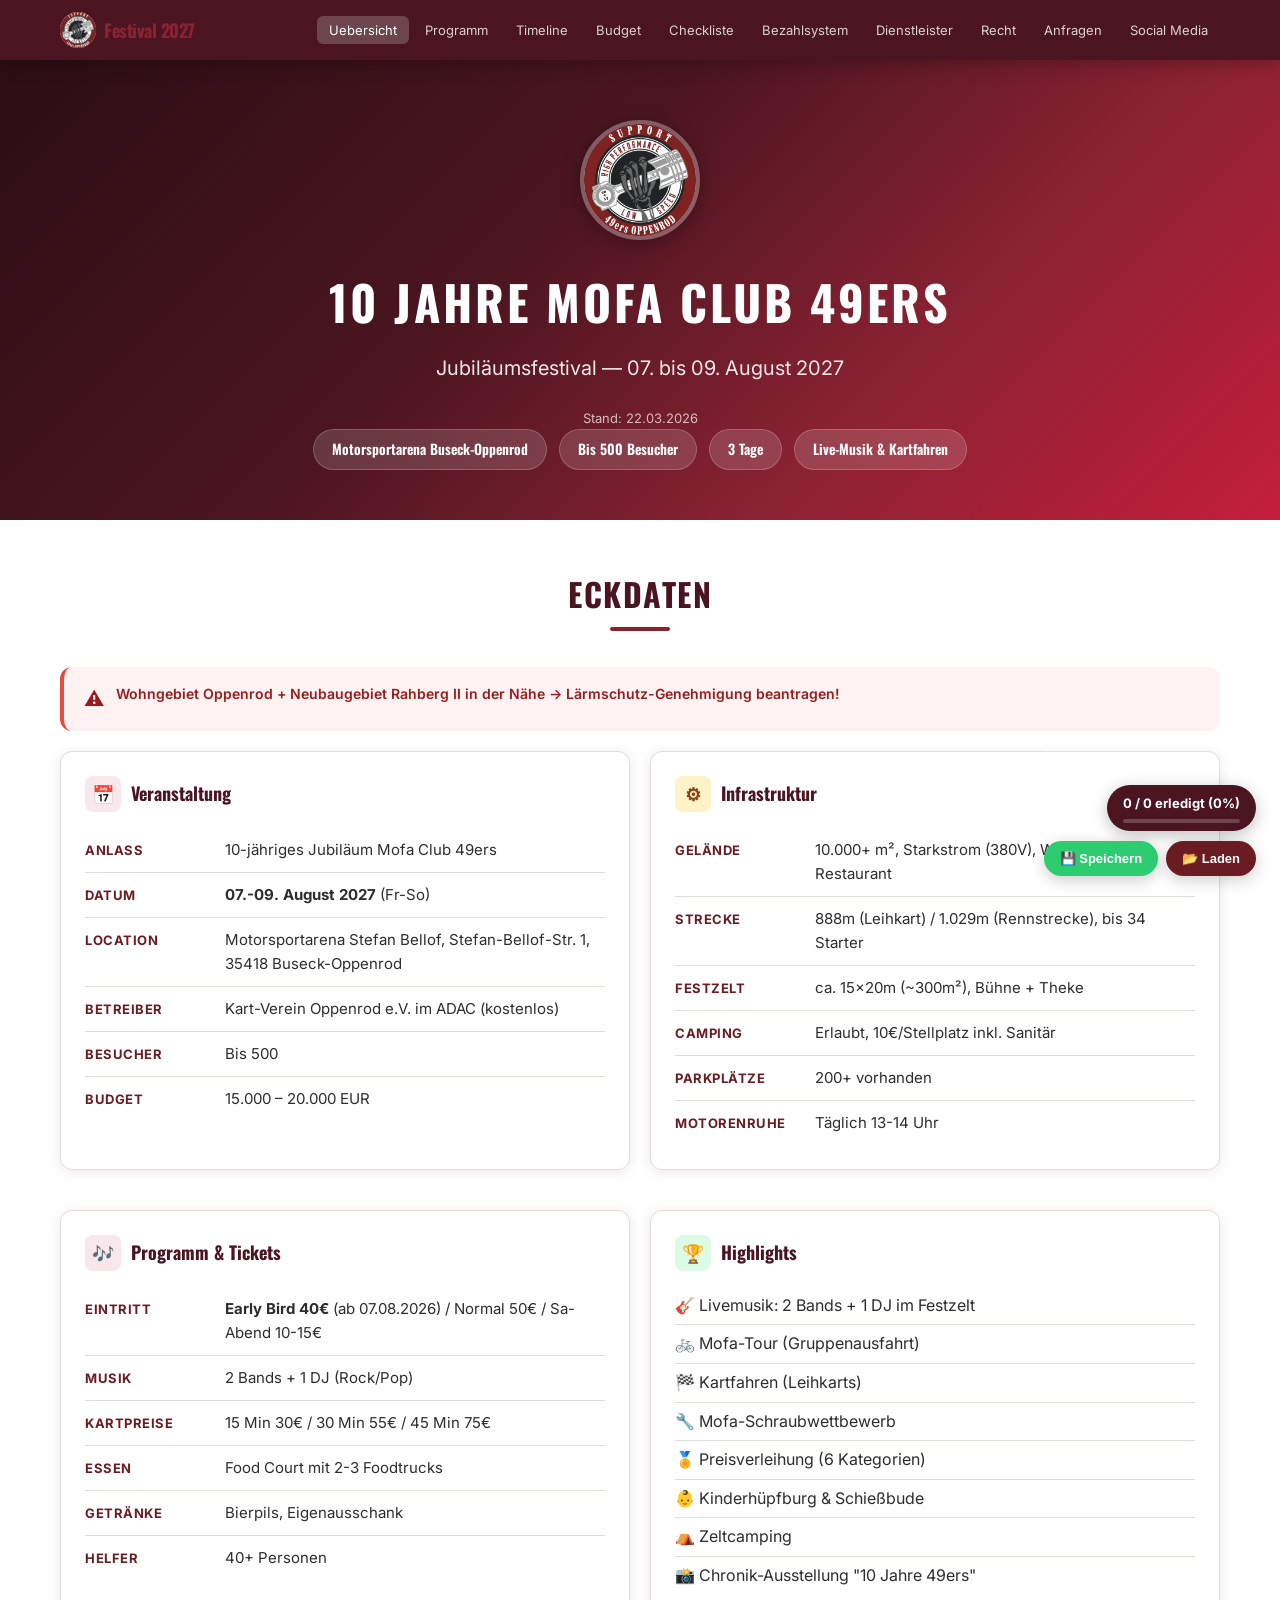
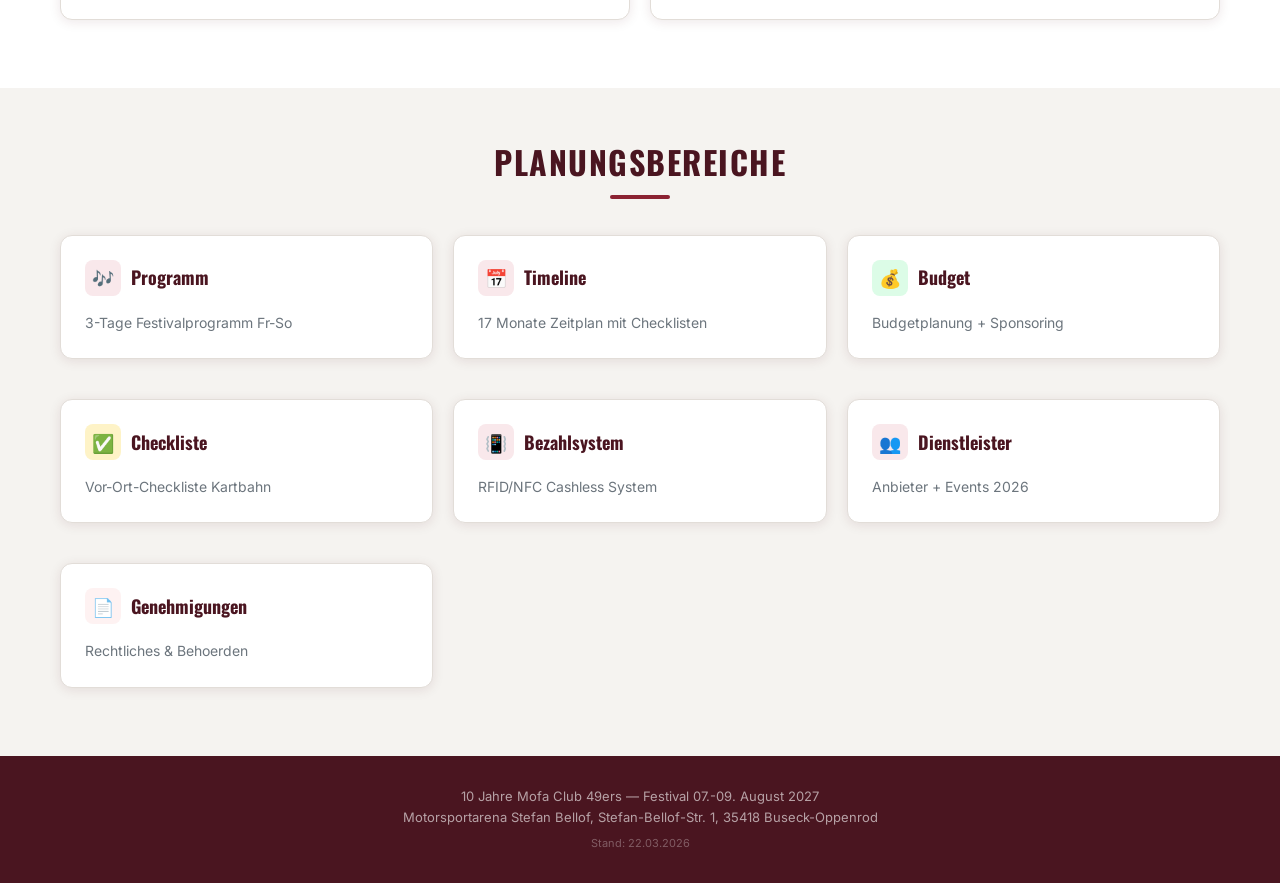
<file: index.html>
<!DOCTYPE html>
<html lang="de">
<head>
<meta charset="UTF-8">
<meta name="viewport" content="width=device-width, initial-scale=1.0">
<title>10 Jahre Mofa Club 49ers - Festivalplanung</title>
<link rel="stylesheet" href="styles.css">
</head>
<body>

<!-- Progress Bar -->
<div class="progress-bar" id="progressBar"></div>

<!-- Navigation -->
<nav class="nav">
  <div class="nav-inner">
    <div class="nav-brand"><img src="Logos/49ers_logo.jpg" alt="49ers" style="height:36px;border-radius:50%;margin-right:8px;vertical-align:middle"><span>Festival 2027</span></div>
    <button class="burger" onclick="document.querySelector('.nav-links').classList.toggle('open')" aria-label="Menu">&#9776;</button>
    <ul class="nav-links">
      <li><a href="index.html">Uebersicht</a></li>
      <li><a href="programm.html">Programm</a></li>
      <li><a href="timeline.html">Timeline</a></li>
      <li><a href="budget.html">Budget</a></li>
      <li><a href="checkliste.html">Checkliste</a></li>
      <li><a href="bezahlsystem.html">Bezahlsystem</a></li>
      <li><a href="dienstleister.html">Dienstleister</a></li>
      <li><a href="genehmigungen.html">Recht</a></li>
      <li><a href="anfragen.html">Anfragen</a></li>
      <li><a href="socialmedia.html">Social Media</a></li>
    </ul>
  </div>
</nav>

<!-- Hero -->
<header class="hero">
  <img src="Logos/49ers_logo.jpg" alt="49ers Logo" style="width:120px;height:120px;border-radius:50%;border:4px solid rgba(255,255,255,0.3);margin-bottom:16px;box-shadow:0 4px 20px rgba(0,0,0,0.3)">
  <h1>10 Jahre Mofa Club 49ers</h1>
  <p class="subtitle">Jubil&auml;umsfestival &mdash; 07. bis 09. August 2027</p>
  <p class="last-saved" id="lastSaved" style="font-size:13px;opacity:0.7;margin-top:8px">Stand: 22.03.2026</p>
  <div class="hero-badges">
    <span class="hero-badge">Motorsportarena Buseck-Oppenrod</span>
    <span class="hero-badge">Bis 500 Besucher</span>
    <span class="hero-badge">3 Tage</span>
    <span class="hero-badge">Live-Musik &amp; Kartfahren</span>
  </div>
</header>

<!-- ══════════════════ ECKDATEN ══════════════════ -->
<section class="section" id="eckdaten">
  <div class="container">
    <div class="section-header">
      <h2>Eckdaten</h2>
      <div class="divider"></div>
    </div>

    <div class="alert-box alert-danger">
      <span class="alert-icon">&#9888;</span>
      <span>Wohngebiet Oppenrod + Neubaugebiet Rahberg II in der N&auml;he &rarr; L&auml;rmschutz-Genehmigung beantragen!</span>
    </div>

    <div class="grid-2" style="margin-top:20px">
      <div class="card">
        <h3><span class="icon" style="background:#f9e8eb;color:var(--accent2)">&#128197;</span> Veranstaltung</h3>
        <div class="data-row"><span class="data-label">Anlass</span><span class="data-value">10-j&auml;hriges Jubil&auml;um Mofa Club 49ers</span></div>
        <div class="data-row"><span class="data-label">Datum</span><span class="data-value"><strong>07.-09. August 2027</strong> (Fr-So)</span></div>
        <div class="data-row"><span class="data-label">Location</span><span class="data-value">Motorsportarena Stefan Bellof, Stefan-Bellof-Str. 1, 35418 Buseck-Oppenrod</span></div>
        <div class="data-row"><span class="data-label">Betreiber</span><span class="data-value">Kart-Verein Oppenrod e.V. im ADAC (kostenlos)</span></div>
        <div class="data-row"><span class="data-label">Besucher</span><span class="data-value">Bis 500</span></div>
        <div class="data-row"><span class="data-label">Budget</span><span class="data-value">15.000 &ndash; 20.000 EUR</span></div>
      </div>

      <div class="card">
        <h3><span class="icon" style="background:#fef3c7;color:#92400e">&#9881;</span> Infrastruktur</h3>
        <div class="data-row"><span class="data-label">Gel&auml;nde</span><span class="data-value">10.000+ m&sup2;, Starkstrom (380V), Wasser, Sanit&auml;r, Restaurant</span></div>
        <div class="data-row"><span class="data-label">Strecke</span><span class="data-value">888m (Leihkart) / 1.029m (Rennstrecke), bis 34 Starter</span></div>
        <div class="data-row"><span class="data-label">Festzelt</span><span class="data-value">ca. 15x20m (~300m&sup2;), B&uuml;hne + Theke</span></div>
        <div class="data-row"><span class="data-label">Camping</span><span class="data-value">Erlaubt, 10&euro;/Stellplatz inkl. Sanit&auml;r</span></div>
        <div class="data-row"><span class="data-label">Parkpl&auml;tze</span><span class="data-value">200+ vorhanden</span></div>
        <div class="data-row"><span class="data-label">Motorenruhe</span><span class="data-value">T&auml;glich 13-14 Uhr</span></div>
      </div>

      <div class="card">
        <h3><span class="icon" style="background:#f9e8eb;color:var(--accent-bright)">&#127926;</span> Programm &amp; Tickets</h3>
        <div class="data-row"><span class="data-label">Eintritt</span><span class="data-value"><strong>Early Bird 40&euro;</strong> (ab 07.08.2026) / Normal 50&euro; / Sa-Abend 10-15&euro;</span></div>
        <div class="data-row"><span class="data-label">Musik</span><span class="data-value">2 Bands + 1 DJ (Rock/Pop)</span></div>
        <div class="data-row"><span class="data-label">Kartpreise</span><span class="data-value">15 Min 30&euro; / 30 Min 55&euro; / 45 Min 75&euro;</span></div>
        <div class="data-row"><span class="data-label">Essen</span><span class="data-value">Food Court mit 2-3 Foodtrucks</span></div>
        <div class="data-row"><span class="data-label">Getr&auml;nke</span><span class="data-value">Bierpils, Eigenausschank</span></div>
        <div class="data-row"><span class="data-label">Helfer</span><span class="data-value">40+ Personen</span></div>
      </div>

      <div class="card">
        <h3><span class="icon" style="background:#dcfce7;color:#166534">&#127942;</span> Highlights</h3>
        <ul style="list-style:none; padding:0;">
          <li style="padding:6px 0; border-bottom:1px solid var(--border);">&#127928; Livemusik: 2 Bands + 1 DJ im Festzelt</li>
          <li style="padding:6px 0; border-bottom:1px solid var(--border);">&#128690; Mofa-Tour (Gruppenausfahrt)</li>
          <li style="padding:6px 0; border-bottom:1px solid var(--border);">&#127937; Kartfahren (Leihkarts)</li>
          <li style="padding:6px 0; border-bottom:1px solid var(--border);">&#128295; Mofa-Schraubwettbewerb</li>
          <li style="padding:6px 0; border-bottom:1px solid var(--border);">&#127941; Preisverleihung (6 Kategorien)</li>
          <li style="padding:6px 0; border-bottom:1px solid var(--border);">&#128118; Kinderh&uuml;pfburg &amp; Schie&szlig;bude</li>
          <li style="padding:6px 0; border-bottom:1px solid var(--border);">&#9978; Zeltcamping</li>
          <li style="padding:6px 0;">&#128248; Chronik-Ausstellung &quot;10 Jahre 49ers&quot;</li>
        </ul>
      </div>
    </div>
  </div>
</section>

<!-- ══════════════════ QUICK NAVIGATION ══════════════════ -->
<section class="section" id="navigation">
  <div class="container">
    <div class="section-header">
      <h2>Planungsbereiche</h2>
      <div class="divider"></div>
    </div>

    <div class="grid-3">
      <a href="programm.html" style="text-decoration:none;color:inherit">
        <div class="card">
          <h3><span class="icon" style="background:#f9e8eb;color:var(--accent-bright)">&#127926;</span> Programm</h3>
          <p style="font-size:14px;color:var(--text-light)">3-Tage Festivalprogramm Fr-So</p>
        </div>
      </a>

      <a href="timeline.html" style="text-decoration:none;color:inherit">
        <div class="card">
          <h3><span class="icon" style="background:#f9e8eb;color:var(--accent2)">&#128197;</span> Timeline</h3>
          <p style="font-size:14px;color:var(--text-light)">17 Monate Zeitplan mit Checklisten</p>
        </div>
      </a>

      <a href="budget.html" style="text-decoration:none;color:inherit">
        <div class="card">
          <h3><span class="icon" style="background:#dcfce7;color:#166534">&#128176;</span> Budget</h3>
          <p style="font-size:14px;color:var(--text-light)">Budgetplanung + Sponsoring</p>
        </div>
      </a>

      <a href="checkliste.html" style="text-decoration:none;color:inherit">
        <div class="card">
          <h3><span class="icon" style="background:#fef3c7;color:#92400e">&#9989;</span> Checkliste</h3>
          <p style="font-size:14px;color:var(--text-light)">Vor-Ort-Checkliste Kartbahn</p>
        </div>
      </a>

      <a href="bezahlsystem.html" style="text-decoration:none;color:inherit">
        <div class="card">
          <h3><span class="icon" style="background:#f9e8eb;color:var(--accent2)">&#128243;</span> Bezahlsystem</h3>
          <p style="font-size:14px;color:var(--text-light)">RFID/NFC Cashless System</p>
        </div>
      </a>

      <a href="dienstleister.html" style="text-decoration:none;color:inherit">
        <div class="card">
          <h3><span class="icon" style="background:#f9e8eb;color:var(--accent-bright)">&#128101;</span> Dienstleister</h3>
          <p style="font-size:14px;color:var(--text-light)">Anbieter + Events 2026</p>
        </div>
      </a>

      <a href="genehmigungen.html" style="text-decoration:none;color:inherit">
        <div class="card">
          <h3><span class="icon" style="background:#fef2f2;color:#991b1b">&#128196;</span> Genehmigungen</h3>
          <p style="font-size:14px;color:var(--text-light)">Rechtliches &amp; Behoerden</p>
        </div>
      </a>
    </div>
  </div>
</section>

<!-- Floating Action Panel -->
<div class="fab-panel" id="fabPanel">
  <div class="fab-name">
    <label>Name:</label>
    <input type="text" id="fab-username" placeholder="Dein Name...">
  </div>
  <div class="fab-progress" id="fabProgressDisplay">
    <div id="fabProgressText">0 / 0 erledigt</div>
    <div class="fab-progress-bar-wrap">
      <div class="fab-progress-bar-fill" id="fabProgressFill" style="width:0%"></div>
    </div>
  </div>
  <div class="fab-buttons">
    <button class="fab-btn fab-btn-save" onclick="exportJSON()" title="Status als JSON exportieren">
      &#128190; Speichern
    </button>
    <button class="fab-btn fab-btn-load" onclick="document.getElementById('fabImportInput').click()" title="Status aus JSON importieren">
      &#128194; Laden
    </button>
    <input type="file" id="fabImportInput" accept=".json" onchange="importJSON(event)">
  </div>
</div>

<!-- Footer -->
<footer class="footer">
  <p>10 Jahre Mofa Club 49ers &mdash; Festival 07.-09. August 2027</p>
  <p>Motorsportarena Stefan Bellof, Stefan-Bellof-Str. 1, 35418 Buseck-Oppenrod</p>
  <p style="margin-top:8px;font-size:11px;opacity:0.5">Stand: 22.03.2026</p>
</footer>

<script src="festival.js"></script>
</body>
</html>
</file>
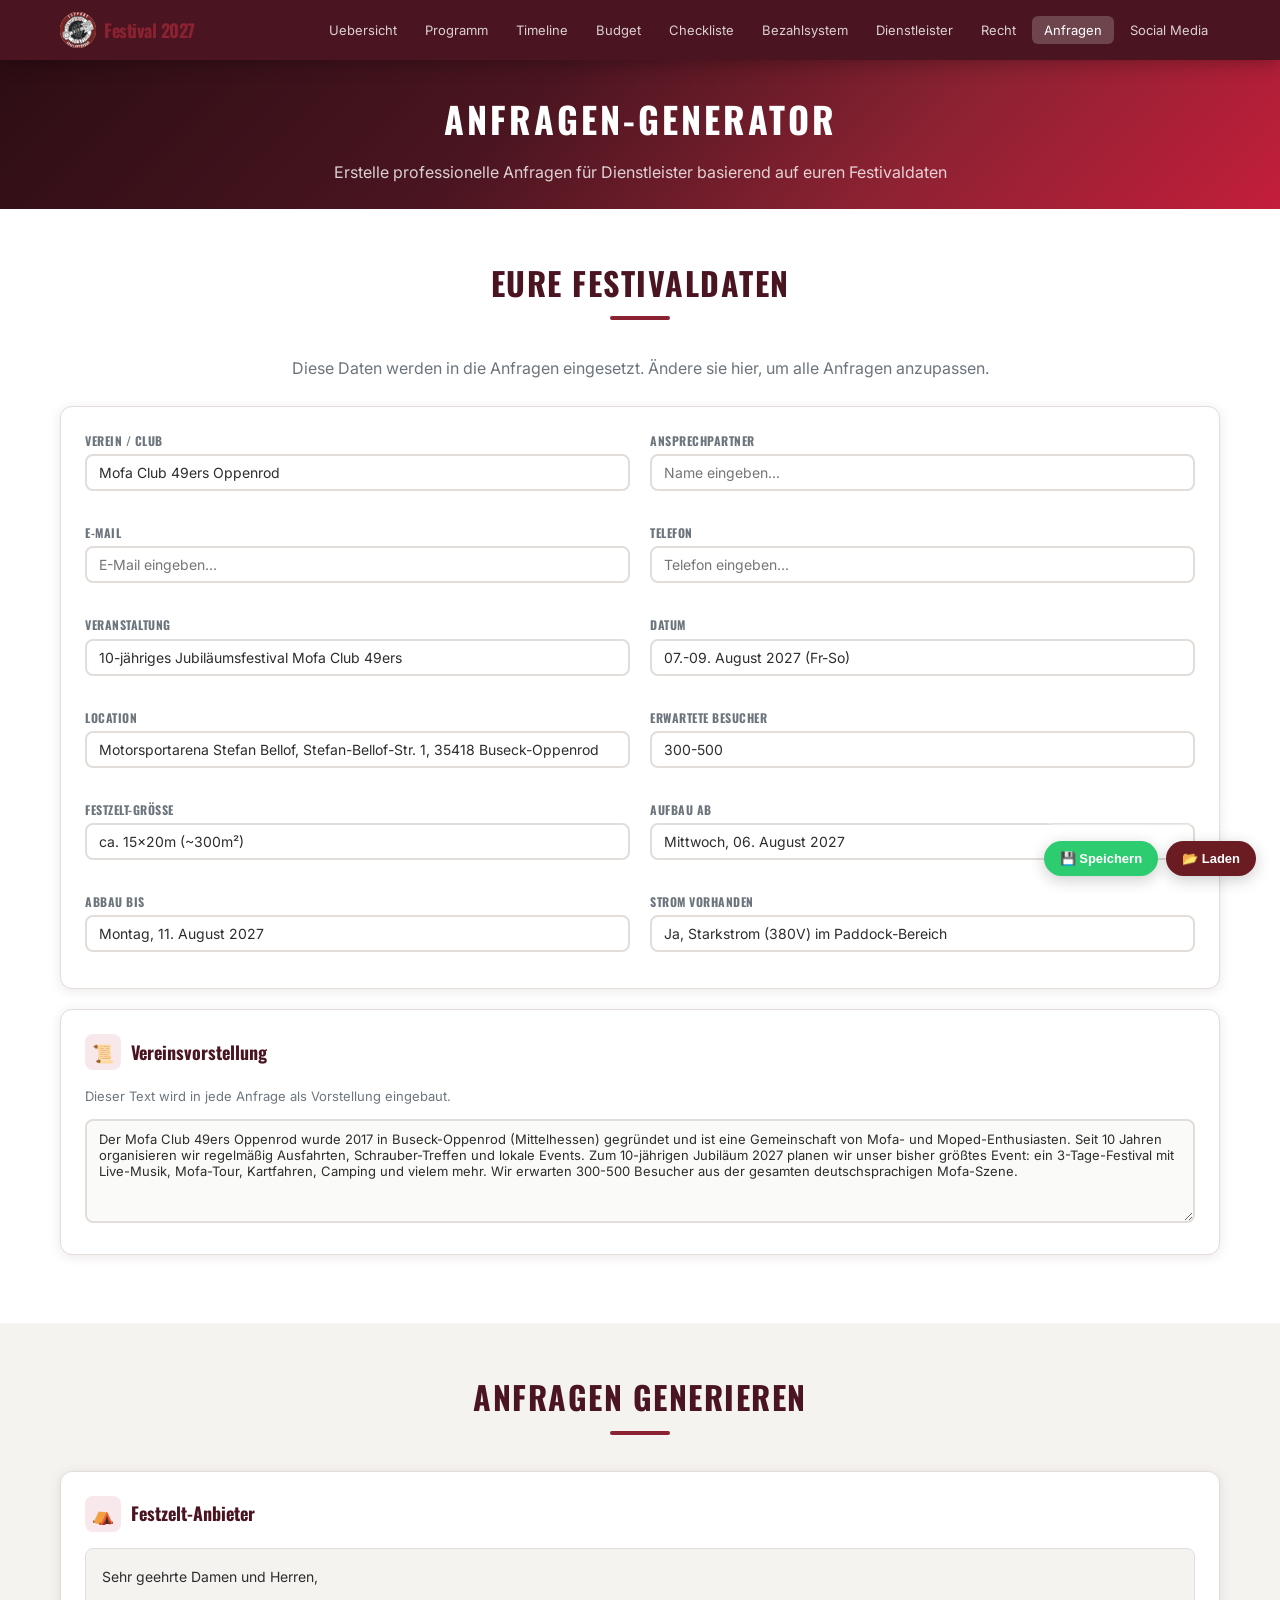
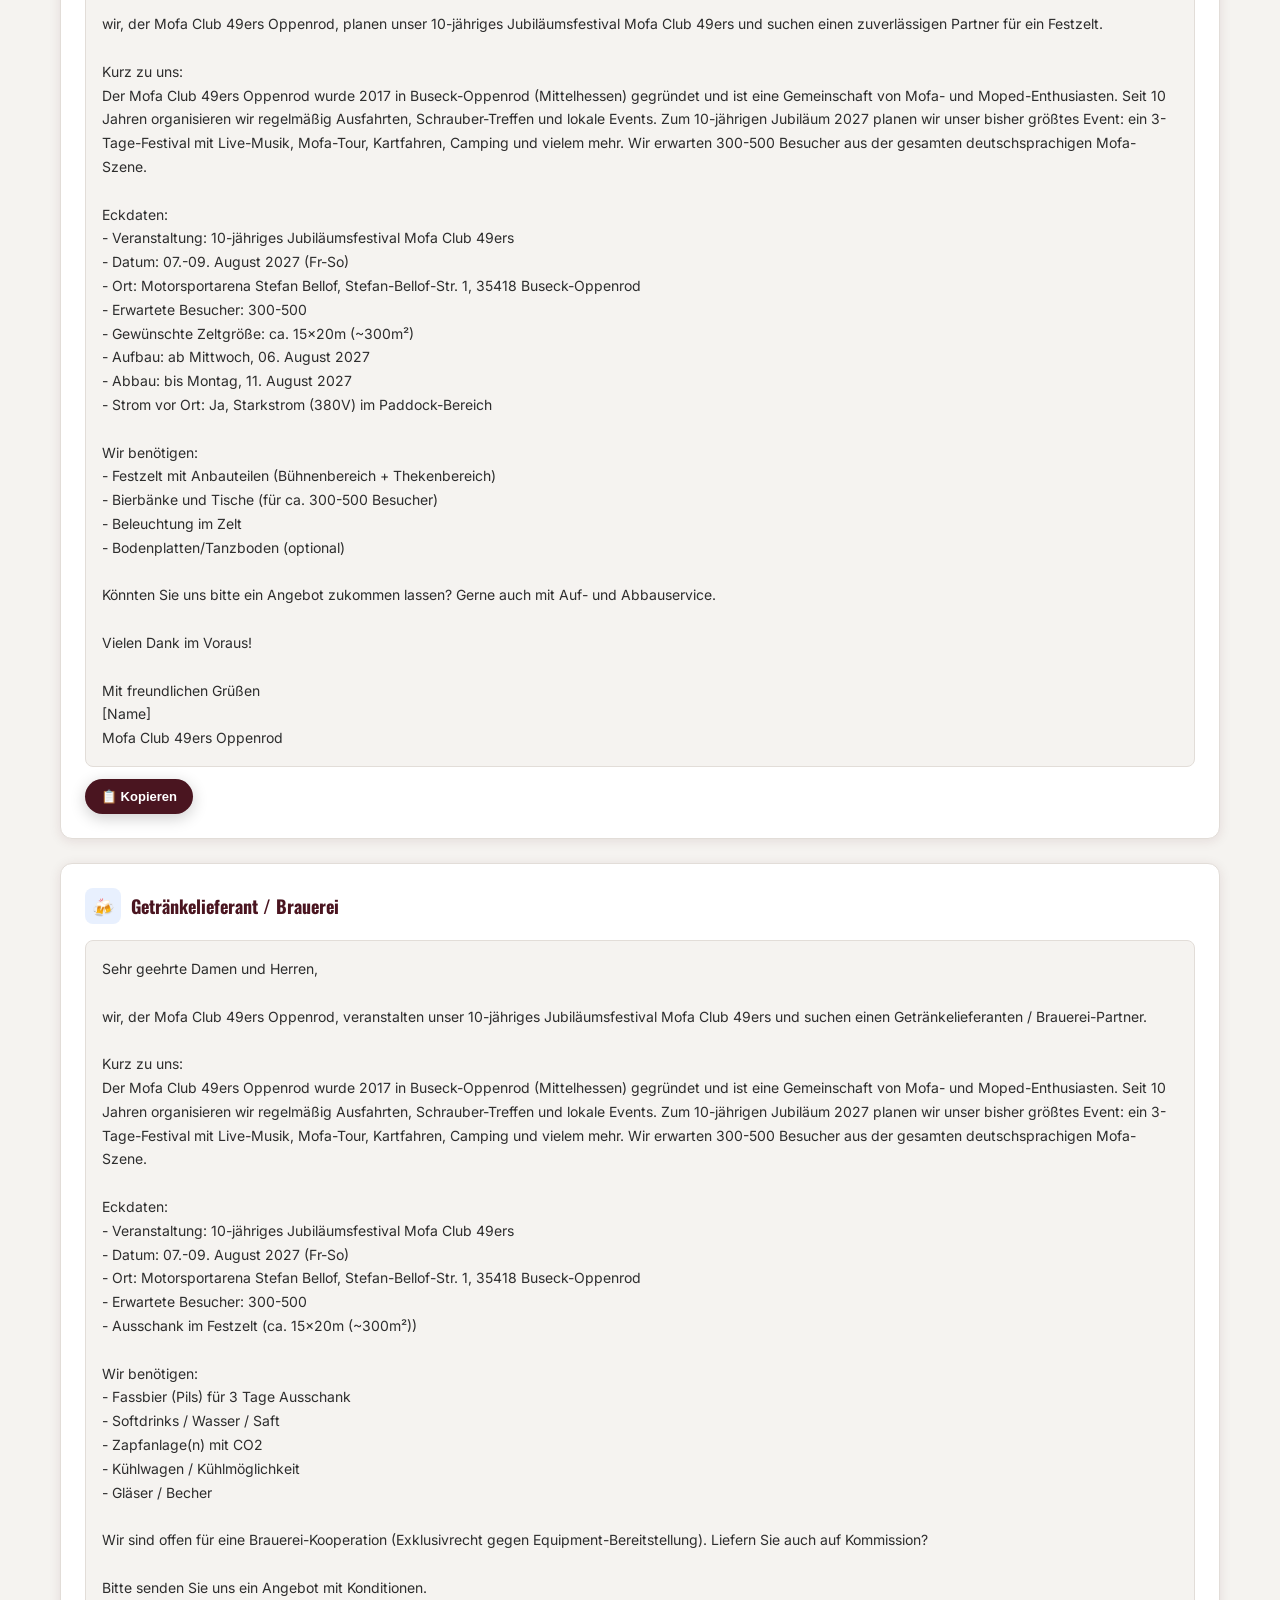
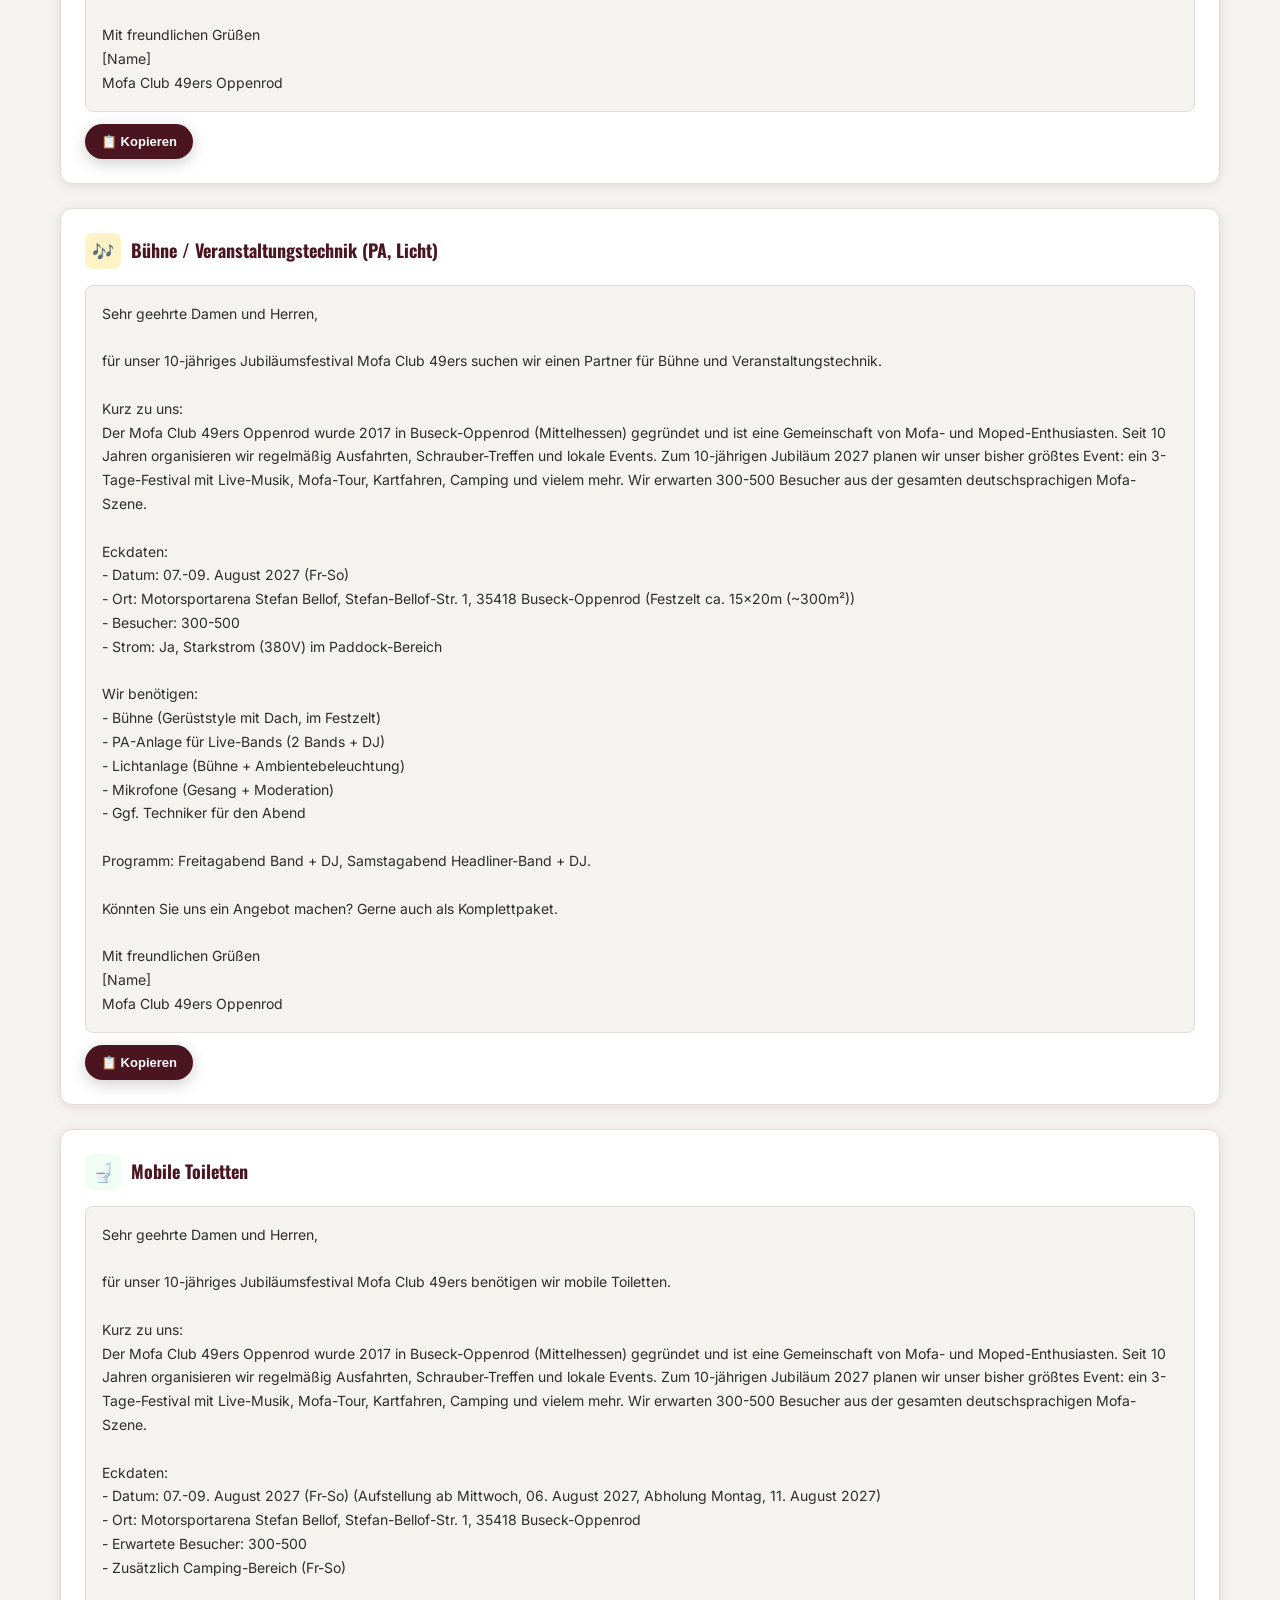
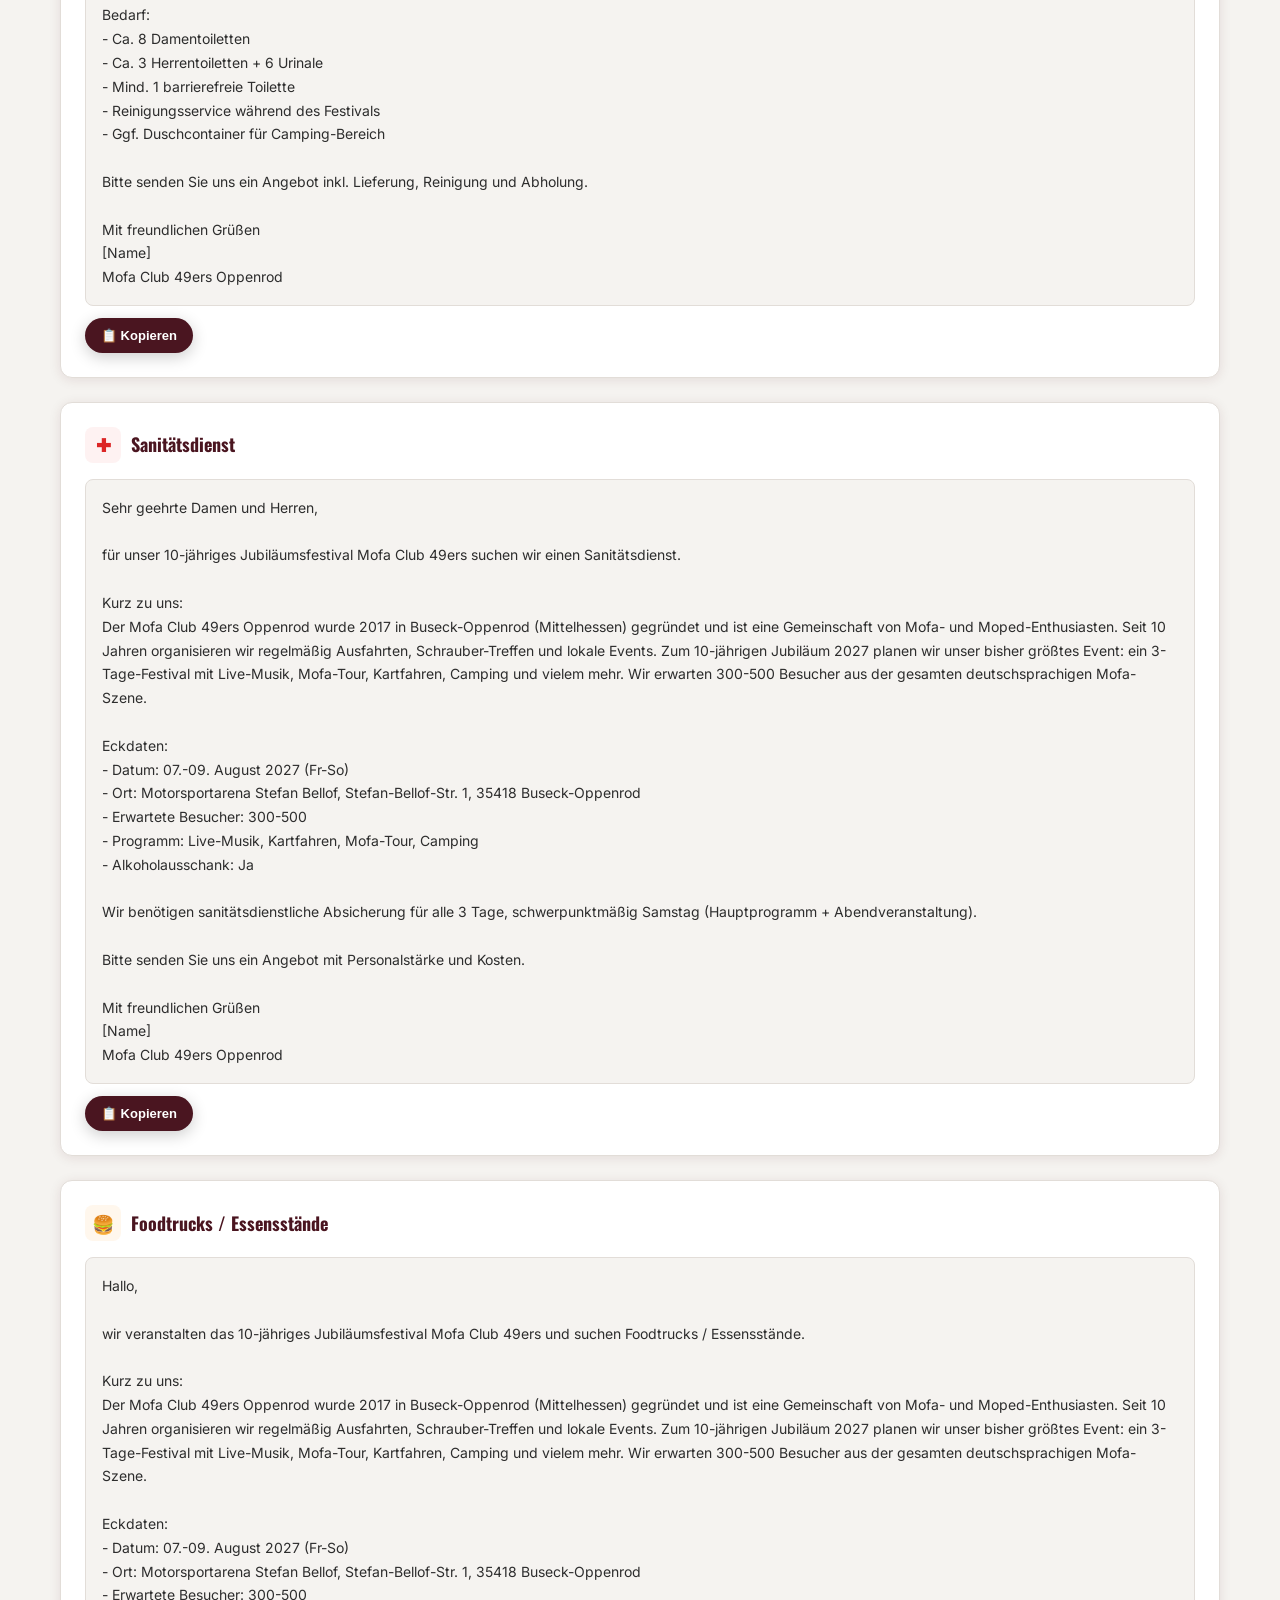
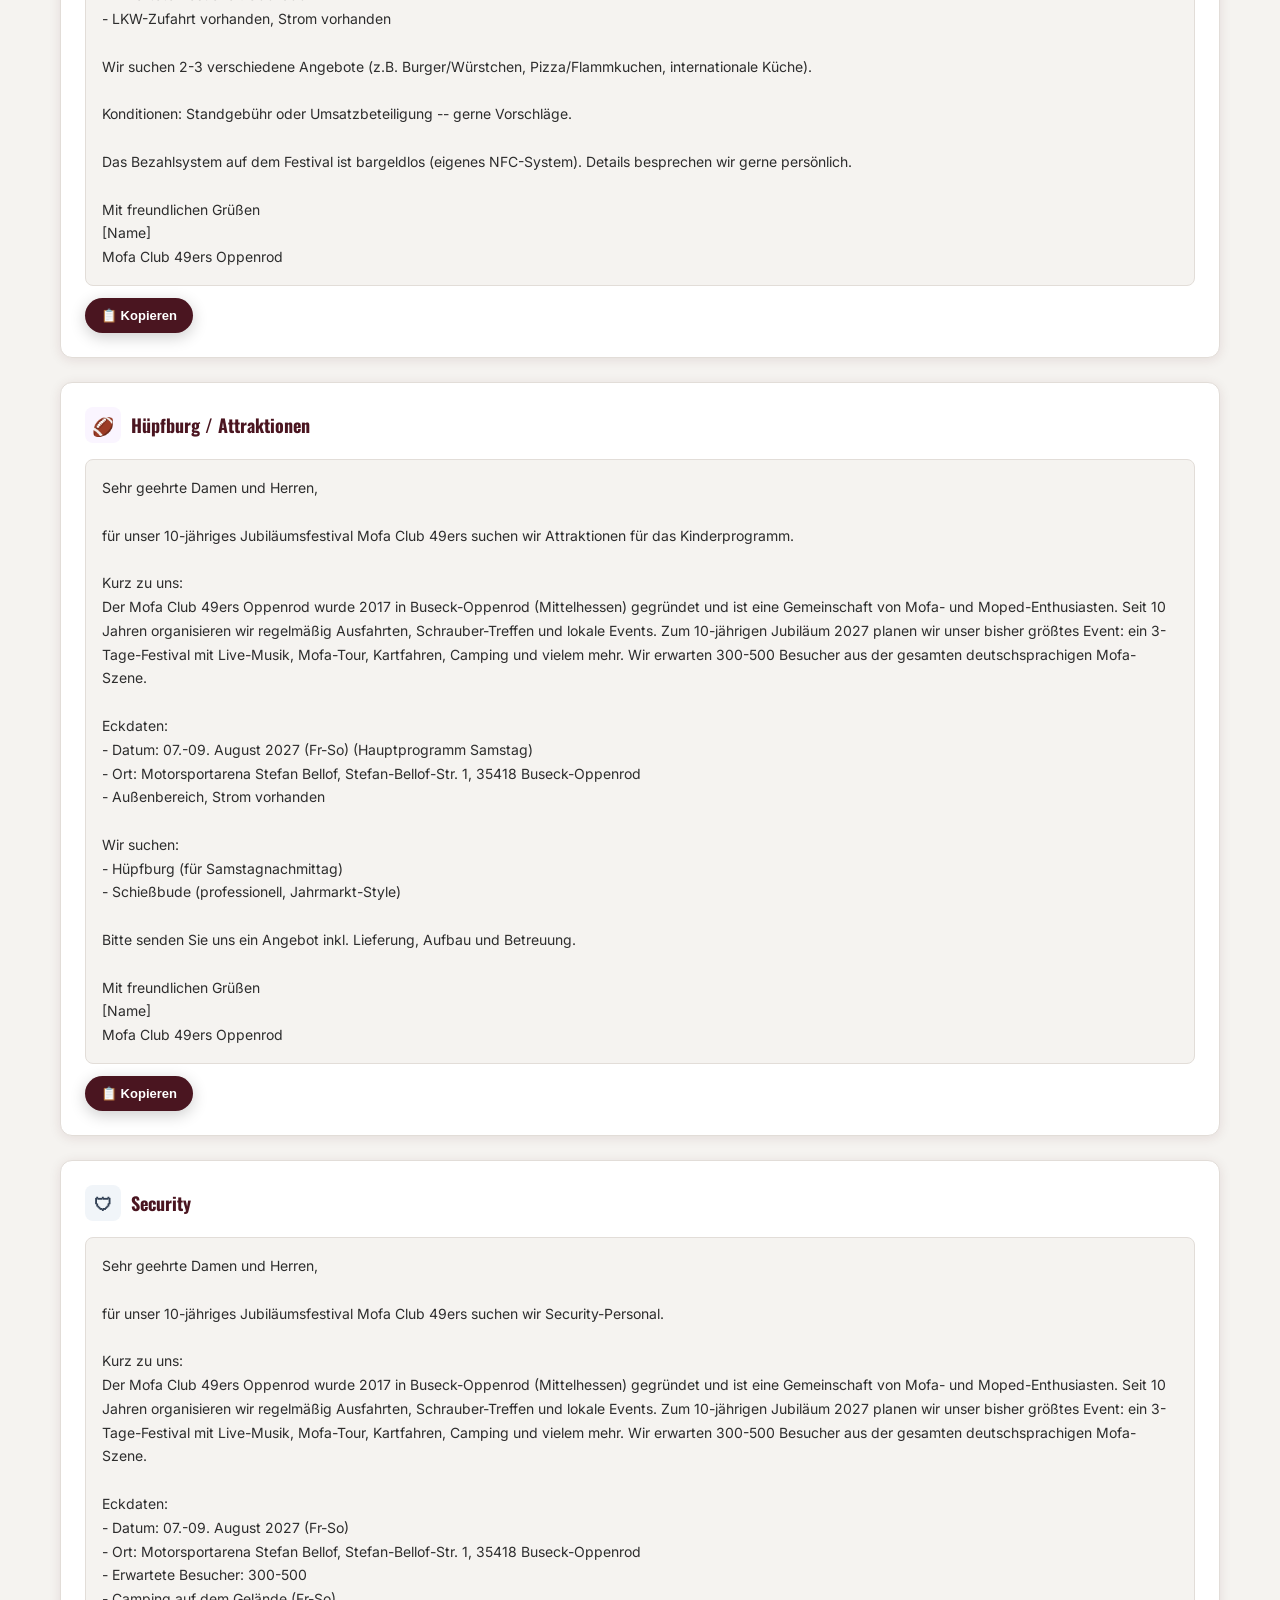
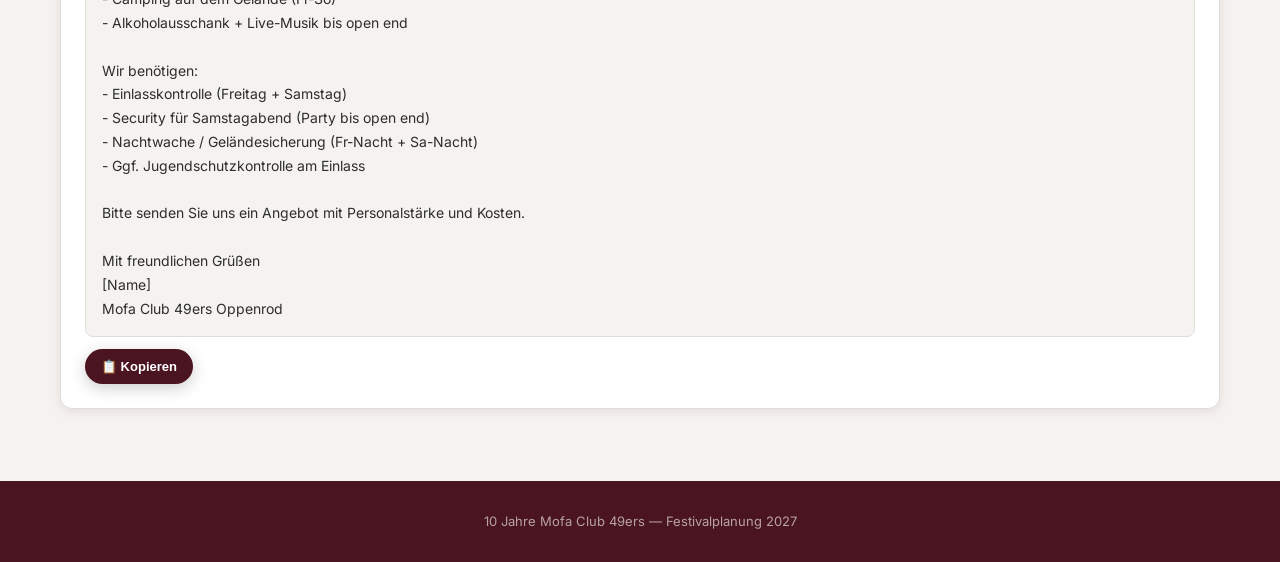
<file: anfragen.html>
<!DOCTYPE html>
<html lang="de">
<head>
<meta charset="UTF-8">
<meta name="viewport" content="width=device-width, initial-scale=1.0">
<title>Anfragen-Generator - 49ers Festival 2027</title>
<link rel="stylesheet" href="styles.css">
</head>
<body>

<!-- Progress Bar -->
<div class="progress-bar" id="progressBar"></div>

<!-- Navigation -->
<nav class="nav">
  <div class="nav-inner">
    <div class="nav-brand"><img src="Logos/49ers_logo.jpg" alt="49ers" style="height:36px;border-radius:50%;margin-right:8px;vertical-align:middle"><span>Festival 2027</span></div>
    <button class="burger" onclick="document.querySelector('.nav-links').classList.toggle('open')" aria-label="Menu">&#9776;</button>
    <ul class="nav-links">
      <li><a href="index.html">Uebersicht</a></li>
      <li><a href="programm.html">Programm</a></li>
      <li><a href="timeline.html">Timeline</a></li>
      <li><a href="budget.html">Budget</a></li>
      <li><a href="checkliste.html">Checkliste</a></li>
      <li><a href="bezahlsystem.html">Bezahlsystem</a></li>
      <li><a href="dienstleister.html">Dienstleister</a></li>
      <li><a href="genehmigungen.html">Recht</a></li>
      <li><a href="anfragen.html" class="active">Anfragen</a></li>
      <li><a href="socialmedia.html">Social Media</a></li>
    </ul>
  </div>
</nav>

<!-- Hero -->
<div class="hero" style="padding:30px 20px 24px">
  <h1 style="font-size:clamp(22px,4vw,36px)">Anfragen-Generator</h1>
  <p style="opacity:0.8;margin-top:8px">Erstelle professionelle Anfragen f&uuml;r Dienstleister basierend auf euren Festivaldaten</p>
</div>

<!-- ══════════════════ ECKDATEN ══════════════════ -->
<section class="section">
  <div class="container">
    <div class="section-header">
      <h2>Eure Festivaldaten</h2>
      <div class="divider"></div>
    </div>
    <p style="text-align:center;color:var(--text-light);margin-bottom:24px">Diese Daten werden in die Anfragen eingesetzt. &Auml;ndere sie hier, um alle Anfragen anzupassen.</p>

    <div class="card">
      <div class="grid-2">
        <div>
          <label class="field-label">Verein / Club</label>
          <input type="text" class="field-input" id="field-verein" value="Mofa Club 49ers Oppenrod">
        </div>
        <div>
          <label class="field-label">Ansprechpartner</label>
          <input type="text" class="field-input" id="field-ansprech" value="" placeholder="Name eingeben...">
        </div>
        <div>
          <label class="field-label">E-Mail</label>
          <input type="email" class="field-input" id="field-email" value="" placeholder="E-Mail eingeben...">
        </div>
        <div>
          <label class="field-label">Telefon</label>
          <input type="text" class="field-input" id="field-telefon" value="" placeholder="Telefon eingeben...">
        </div>
        <div>
          <label class="field-label">Veranstaltung</label>
          <input type="text" class="field-input" id="field-event" value="10-j&auml;hriges Jubil&auml;umsfestival Mofa Club 49ers">
        </div>
        <div>
          <label class="field-label">Datum</label>
          <input type="text" class="field-input" id="field-datum" value="07.-09. August 2027 (Fr-So)">
        </div>
        <div>
          <label class="field-label">Location</label>
          <input type="text" class="field-input" id="field-location" value="Motorsportarena Stefan Bellof, Stefan-Bellof-Str. 1, 35418 Buseck-Oppenrod">
        </div>
        <div>
          <label class="field-label">Erwartete Besucher</label>
          <input type="text" class="field-input" id="field-besucher" value="300-500">
        </div>
        <div>
          <label class="field-label">Festzelt-Gr&ouml;&szlig;e</label>
          <input type="text" class="field-input" id="field-zelt" value="ca. 15x20m (~300m&sup2;)">
        </div>
        <div>
          <label class="field-label">Aufbau ab</label>
          <input type="text" class="field-input" id="field-aufbau" value="Mittwoch, 06. August 2027">
        </div>
        <div>
          <label class="field-label">Abbau bis</label>
          <input type="text" class="field-input" id="field-abbau" value="Montag, 11. August 2027">
        </div>
        <div>
          <label class="field-label">Strom vorhanden</label>
          <input type="text" class="field-input" id="field-strom" value="Ja, Starkstrom (380V) im Paddock-Bereich">
        </div>
      </div>
    </div>

    <div class="card" style="margin-top:20px">
      <h3><span class="icon" style="background:#f9e8eb;color:var(--accent2)">&#128220;</span> Vereinsvorstellung</h3>
      <p style="font-size:13px;color:var(--text-light);margin-bottom:8px">Dieser Text wird in jede Anfrage als Vorstellung eingebaut.</p>
      <textarea class="comment-area" id="field-vorstellung" rows="5" style="min-height:100px" placeholder="Kurze Vorstellung eures Vereins...">Der Mofa Club 49ers Oppenrod wurde 2017 in Buseck-Oppenrod (Mittelhessen) gegr&uuml;ndet und ist eine Gemeinschaft von Mofa- und Moped-Enthusiasten. Seit 10 Jahren organisieren wir regelm&auml;&szlig;ig Ausfahrten, Schrauber-Treffen und lokale Events. Zum 10-j&auml;hrigen Jubil&auml;um 2027 planen wir unser bisher gr&ouml;&szlig;tes Event: ein 3-Tage-Festival mit Live-Musik, Mofa-Tour, Kartfahren, Camping und vielem mehr. Wir erwarten 300-500 Besucher aus der gesamten deutschsprachigen Mofa-Szene.</textarea>
    </div>
  </div>
</section>

<!-- ══════════════════ ANFRAGE-TEMPLATES ══════════════════ -->
<section class="section">
  <div class="container">
    <div class="section-header">
      <h2>Anfragen generieren</h2>
      <div class="divider"></div>
    </div>

    <!-- A) Festzelt -->
    <div class="card" style="margin-bottom:24px">
      <h3><span class="icon" style="background:#f9e8eb;color:var(--accent2)">&#9978;</span> Festzelt-Anbieter</h3>
      <div class="anfrage-text" id="anfrage-zelt"></div>
      <div style="margin-top:12px;display:flex;gap:8px">
        <button class="fab-btn" onclick="copyAnfrage('anfrage-zelt')">&#128203; Kopieren</button>
      </div>
    </div>

    <!-- B) Getraenkelieferant -->
    <div class="card" style="margin-bottom:24px">
      <h3><span class="icon" style="background:#e8f0fe;color:#1a56db">&#127867;</span> Getr&auml;nkelieferant / Brauerei</h3>
      <div class="anfrage-text" id="anfrage-getraenke"></div>
      <div style="margin-top:12px;display:flex;gap:8px">
        <button class="fab-btn" onclick="copyAnfrage('anfrage-getraenke')">&#128203; Kopieren</button>
      </div>
    </div>

    <!-- C) Buehne / Veranstaltungstechnik -->
    <div class="card" style="margin-bottom:24px">
      <h3><span class="icon" style="background:#fef3c7;color:#d97706">&#127926;</span> B&uuml;hne / Veranstaltungstechnik (PA, Licht)</h3>
      <div class="anfrage-text" id="anfrage-technik"></div>
      <div style="margin-top:12px;display:flex;gap:8px">
        <button class="fab-btn" onclick="copyAnfrage('anfrage-technik')">&#128203; Kopieren</button>
      </div>
    </div>

    <!-- D) Mobile Toiletten -->
    <div class="card" style="margin-bottom:24px">
      <h3><span class="icon" style="background:#f0fdf4;color:#16a34a">&#128701;</span> Mobile Toiletten</h3>
      <div class="anfrage-text" id="anfrage-toiletten"></div>
      <div style="margin-top:12px;display:flex;gap:8px">
        <button class="fab-btn" onclick="copyAnfrage('anfrage-toiletten')">&#128203; Kopieren</button>
      </div>
    </div>

    <!-- E) Sanitaetsdienst -->
    <div class="card" style="margin-bottom:24px">
      <h3><span class="icon" style="background:#fef2f2;color:#dc2626">&#10010;</span> Sanit&auml;tsdienst</h3>
      <div class="anfrage-text" id="anfrage-sanitaet"></div>
      <div style="margin-top:12px;display:flex;gap:8px">
        <button class="fab-btn" onclick="copyAnfrage('anfrage-sanitaet')">&#128203; Kopieren</button>
      </div>
    </div>

    <!-- F) Foodtrucks -->
    <div class="card" style="margin-bottom:24px">
      <h3><span class="icon" style="background:#fff7ed;color:#ea580c">&#127828;</span> Foodtrucks / Essensst&auml;nde</h3>
      <div class="anfrage-text" id="anfrage-food"></div>
      <div style="margin-top:12px;display:flex;gap:8px">
        <button class="fab-btn" onclick="copyAnfrage('anfrage-food')">&#128203; Kopieren</button>
      </div>
    </div>

    <!-- G) Huepfburg / Attraktionen -->
    <div class="card" style="margin-bottom:24px">
      <h3><span class="icon" style="background:#faf5ff;color:#7c3aed">&#127944;</span> H&uuml;pfburg / Attraktionen</h3>
      <div class="anfrage-text" id="anfrage-attraktionen"></div>
      <div style="margin-top:12px;display:flex;gap:8px">
        <button class="fab-btn" onclick="copyAnfrage('anfrage-attraktionen')">&#128203; Kopieren</button>
      </div>
    </div>

    <!-- H) Security -->
    <div class="card" style="margin-bottom:24px">
      <h3><span class="icon" style="background:#f1f5f9;color:#334155">&#128737;</span> Security</h3>
      <div class="anfrage-text" id="anfrage-security"></div>
      <div style="margin-top:12px;display:flex;gap:8px">
        <button class="fab-btn" onclick="copyAnfrage('anfrage-security')">&#128203; Kopieren</button>
      </div>
    </div>

  </div>
</section>

<!-- Floating Action Panel -->
<div class="fab-panel" id="fabPanel">
  <div class="fab-name">
    <label>Name:</label>
    <input type="text" id="fab-username" placeholder="Dein Name...">
  </div>
  <div style="display:flex;gap:8px">
    <button class="fab-btn fab-btn-save" onclick="exportJSON()" title="Status als JSON speichern">&#128190; Speichern</button>
    <button class="fab-btn fab-btn-load" onclick="document.getElementById('jsonImport').click()" title="Status aus JSON laden">&#128194; Laden</button>
    <input type="file" id="jsonImport" accept=".json" style="display:none" onchange="importJSON(event)">
  </div>
</div>

<footer class="footer">10 Jahre Mofa Club 49ers &mdash; Festivalplanung 2027</footer>

<script src="festival.js"></script>
<script>
function getField(id) {
  return document.getElementById(id)?.value || '';
}

function generateAnfragen() {
  const verein    = getField('field-verein');
  const ansprech  = getField('field-ansprech');
  const email     = getField('field-email');
  const telefon   = getField('field-telefon');
  const event     = getField('field-event');
  const datum     = getField('field-datum');
  const location  = getField('field-location');
  const besucher  = getField('field-besucher');
  const zelt      = getField('field-zelt');
  const aufbau    = getField('field-aufbau');
  const abbau     = getField('field-abbau');
  const strom     = getField('field-strom');
  const vorstellung = document.getElementById('field-vorstellung')?.value || '';

  // Also load comments from localStorage for additional context
  let comments = {};
  try {
    const saved = localStorage.getItem('festival49ers_comments');
    if (saved) comments = JSON.parse(saved);
  } catch(e) {}

  const sig = `${ansprech || '[Name]'}
${verein}${telefon ? '\nTel: ' + telefon : ''}${email ? '\nE-Mail: ' + email : ''}`;

  const intro = vorstellung ? `\nKurz zu uns:\n${vorstellung}\n` : '';

  // Zelt
  document.getElementById('anfrage-zelt').innerHTML = `
<pre>Sehr geehrte Damen und Herren,

wir, der ${verein}, planen unser ${event} und suchen einen zuverl&auml;ssigen Partner f&uuml;r ein Festzelt.
${intro}
Eckdaten:
- Veranstaltung: ${event}
- Datum: ${datum}
- Ort: ${location}
- Erwartete Besucher: ${besucher}
- Gew&uuml;nschte Zeltgr&ouml;&szlig;e: ${zelt}
- Aufbau: ab ${aufbau}
- Abbau: bis ${abbau}
- Strom vor Ort: ${strom}

Wir ben&ouml;tigen:
- Festzelt mit Anbauteilen (B&uuml;hnenbereich + Thekenbereich)
- Bierb&auml;nke und Tische (f&uuml;r ca. ${besucher} Besucher)
- Beleuchtung im Zelt
- Bodenplatten/Tanzboden (optional)

K&ouml;nnten Sie uns bitte ein Angebot zukommen lassen? Gerne auch mit Auf- und Abbauservice.

Vielen Dank im Voraus!

Mit freundlichen Gr&uuml;&szlig;en
${sig}</pre>`;

  // Getraenke
  document.getElementById('anfrage-getraenke').innerHTML = `
<pre>Sehr geehrte Damen und Herren,

wir, der ${verein}, veranstalten unser ${event} und suchen einen Getr&auml;nkelieferanten / Brauerei-Partner.
${intro}
Eckdaten:
- Veranstaltung: ${event}
- Datum: ${datum}
- Ort: ${location}
- Erwartete Besucher: ${besucher}
- Ausschank im Festzelt (${zelt})

Wir ben&ouml;tigen:
- Fassbier (Pils) f&uuml;r 3 Tage Ausschank
- Softdrinks / Wasser / Saft
- Zapfanlage(n) mit CO2
- K&uuml;hlwagen / K&uuml;hlm&ouml;glichkeit
- Gl&auml;ser / Becher

Wir sind offen f&uuml;r eine Brauerei-Kooperation (Exklusivrecht gegen Equipment-Bereitstellung). Liefern Sie auch auf Kommission?

Bitte senden Sie uns ein Angebot mit Konditionen.

Mit freundlichen Gr&uuml;&szlig;en
${sig}</pre>`;

  // Technik
  document.getElementById('anfrage-technik').innerHTML = `
<pre>Sehr geehrte Damen und Herren,

f&uuml;r unser ${event} suchen wir einen Partner f&uuml;r B&uuml;hne und Veranstaltungstechnik.
${intro}
Eckdaten:
- Datum: ${datum}
- Ort: ${location} (Festzelt ${zelt})
- Besucher: ${besucher}
- Strom: ${strom}

Wir ben&ouml;tigen:
- B&uuml;hne (Ger&uuml;ststyle mit Dach, im Festzelt)
- PA-Anlage f&uuml;r Live-Bands (2 Bands + DJ)
- Lichtanlage (B&uuml;hne + Ambientebeleuchtung)
- Mikrofone (Gesang + Moderation)
- Ggf. Techniker f&uuml;r den Abend

Programm: Freitagabend Band + DJ, Samstagabend Headliner-Band + DJ.

K&ouml;nnten Sie uns ein Angebot machen? Gerne auch als Komplettpaket.

Mit freundlichen Gr&uuml;&szlig;en
${sig}</pre>`;

  // Toiletten
  document.getElementById('anfrage-toiletten').innerHTML = `
<pre>Sehr geehrte Damen und Herren,

f&uuml;r unser ${event} ben&ouml;tigen wir mobile Toiletten.
${intro}
Eckdaten:
- Datum: ${datum} (Aufstellung ab ${aufbau}, Abholung ${abbau})
- Ort: ${location}
- Erwartete Besucher: ${besucher}
- Zus&auml;tzlich Camping-Bereich (Fr-So)

Bedarf:
- Ca. 8 Damentoiletten
- Ca. 3 Herrentoiletten + 6 Urinale
- Mind. 1 barrierefreie Toilette
- Reinigungsservice w&auml;hrend des Festivals
- Ggf. Duschcontainer f&uuml;r Camping-Bereich

Bitte senden Sie uns ein Angebot inkl. Lieferung, Reinigung und Abholung.

Mit freundlichen Gr&uuml;&szlig;en
${sig}</pre>`;

  // Sanitaetsdienst
  document.getElementById('anfrage-sanitaet').innerHTML = `
<pre>Sehr geehrte Damen und Herren,

f&uuml;r unser ${event} suchen wir einen Sanit&auml;tsdienst.
${intro}
Eckdaten:
- Datum: ${datum}
- Ort: ${location}
- Erwartete Besucher: ${besucher}
- Programm: Live-Musik, Kartfahren, Mofa-Tour, Camping
- Alkoholausschank: Ja

Wir ben&ouml;tigen sanit&auml;tsdienstliche Absicherung f&uuml;r alle 3 Tage, schwerpunktm&auml;&szlig;ig Samstag (Hauptprogramm + Abendveranstaltung).

Bitte senden Sie uns ein Angebot mit Personalst&auml;rke und Kosten.

Mit freundlichen Gr&uuml;&szlig;en
${sig}</pre>`;

  // Foodtrucks
  document.getElementById('anfrage-food').innerHTML = `
<pre>Hallo,

wir veranstalten das ${event} und suchen Foodtrucks / Essensst&auml;nde.
${intro}
Eckdaten:
- Datum: ${datum}
- Ort: ${location}
- Erwartete Besucher: ${besucher}
- LKW-Zufahrt vorhanden, Strom vorhanden

Wir suchen 2-3 verschiedene Angebote (z.B. Burger/W&uuml;rstchen, Pizza/Flammkuchen, internationale K&uuml;che).

Konditionen: Standgeb&uuml;hr oder Umsatzbeteiligung -- gerne Vorschl&auml;ge.

Das Bezahlsystem auf dem Festival ist bargeldlos (eigenes NFC-System). Details besprechen wir gerne pers&ouml;nlich.

Mit freundlichen Gr&uuml;&szlig;en
${sig}</pre>`;

  // Attraktionen
  document.getElementById('anfrage-attraktionen').innerHTML = `
<pre>Sehr geehrte Damen und Herren,

f&uuml;r unser ${event} suchen wir Attraktionen f&uuml;r das Kinderprogramm.
${intro}
Eckdaten:
- Datum: ${datum} (Hauptprogramm Samstag)
- Ort: ${location}
- Au&szlig;enbereich, Strom vorhanden

Wir suchen:
- H&uuml;pfburg (f&uuml;r Samstagnachmittag)
- Schie&szlig;bude (professionell, Jahrmarkt-Style)

Bitte senden Sie uns ein Angebot inkl. Lieferung, Aufbau und Betreuung.

Mit freundlichen Gr&uuml;&szlig;en
${sig}</pre>`;

  // Security
  document.getElementById('anfrage-security').innerHTML = `
<pre>Sehr geehrte Damen und Herren,

f&uuml;r unser ${event} suchen wir Security-Personal.
${intro}
Eckdaten:
- Datum: ${datum}
- Ort: ${location}
- Erwartete Besucher: ${besucher}
- Camping auf dem Gel&auml;nde (Fr-So)
- Alkoholausschank + Live-Musik bis open end

Wir ben&ouml;tigen:
- Einlasskontrolle (Freitag + Samstag)
- Security f&uuml;r Samstagabend (Party bis open end)
- Nachtwache / Gel&auml;ndesicherung (Fr-Nacht + Sa-Nacht)
- Ggf. Jugendschutzkontrolle am Einlass

Bitte senden Sie uns ein Angebot mit Personalst&auml;rke und Kosten.

Mit freundlichen Gr&uuml;&szlig;en
${sig}</pre>`;
}

function copyAnfrage(id) {
  const el = document.getElementById(id);
  const text = el.innerText;
  navigator.clipboard.writeText(text).then(() => {
    const btn = el.parentElement.querySelector('.fab-btn');
    const orig = btn.innerHTML;
    btn.innerHTML = '&#10003; Kopiert!';
    btn.style.background = 'var(--success)';
    setTimeout(() => { btn.innerHTML = orig; btn.style.background = ''; }, 2000);
  });
}

function saveFields() {
  const fields = {};
  document.querySelectorAll('.field-input').forEach(input => {
    fields[input.id] = input.value;
  });
  // Auch Vorstellungstext speichern
  const vorstellung = document.getElementById('field-vorstellung');
  if (vorstellung) fields['field-vorstellung'] = vorstellung.value;
  localStorage.setItem('festival49ers_fields', JSON.stringify(fields));
}

function loadFields() {
  try {
    const saved = localStorage.getItem('festival49ers_fields');
    if (saved) {
      const fields = JSON.parse(saved);
      Object.entries(fields).forEach(([id, val]) => {
        const el = document.getElementById(id);
        if (el) el.value = val;
      });
    }
  } catch(e) {}
}

document.querySelectorAll('.field-input').forEach(input => {
  input.addEventListener('input', () => {
    saveFields();
    generateAnfragen();
  });
});

// Vorstellungstext auch speichern und Anfragen neu generieren
const vorstellungEl = document.getElementById('field-vorstellung');
if (vorstellungEl) {
  vorstellungEl.addEventListener('input', () => {
    saveFields();
    generateAnfragen();
  });
}

loadFields();
generateAnfragen();
</script>
</body>
</html>
</file>
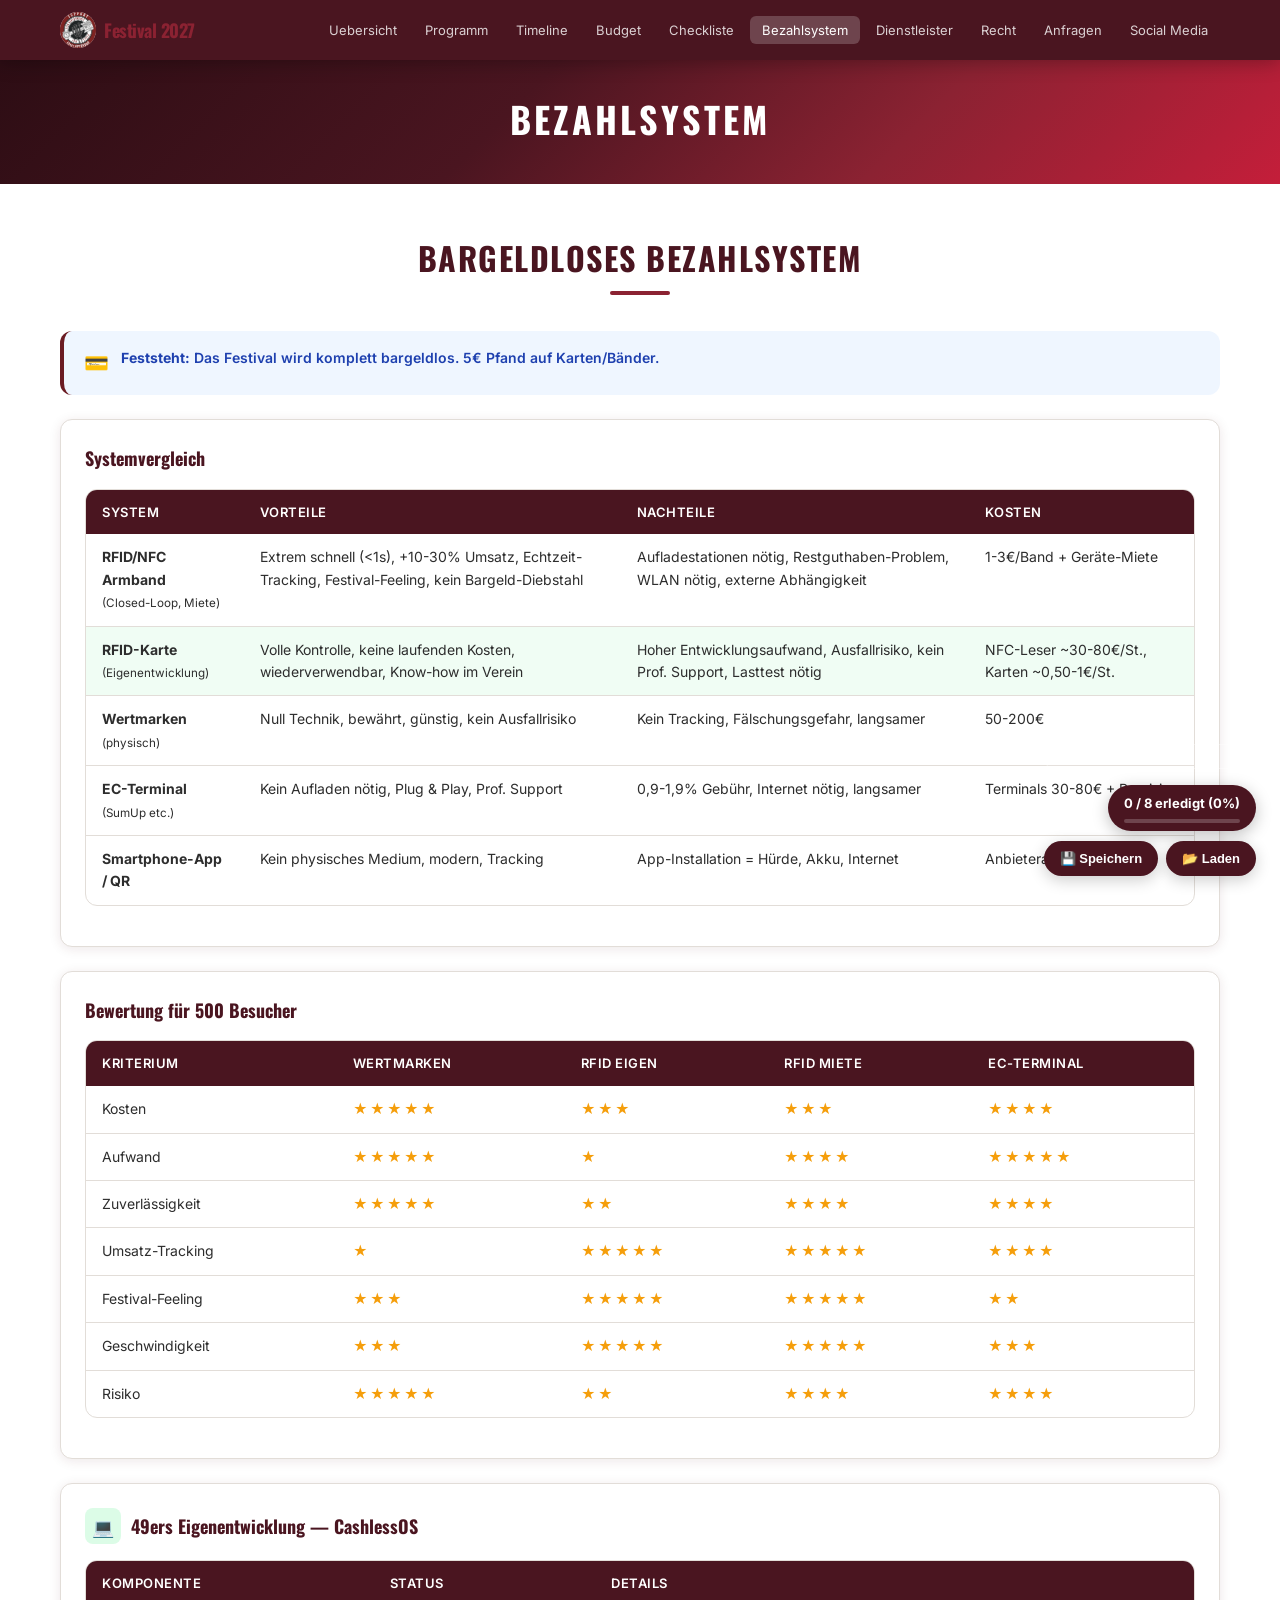
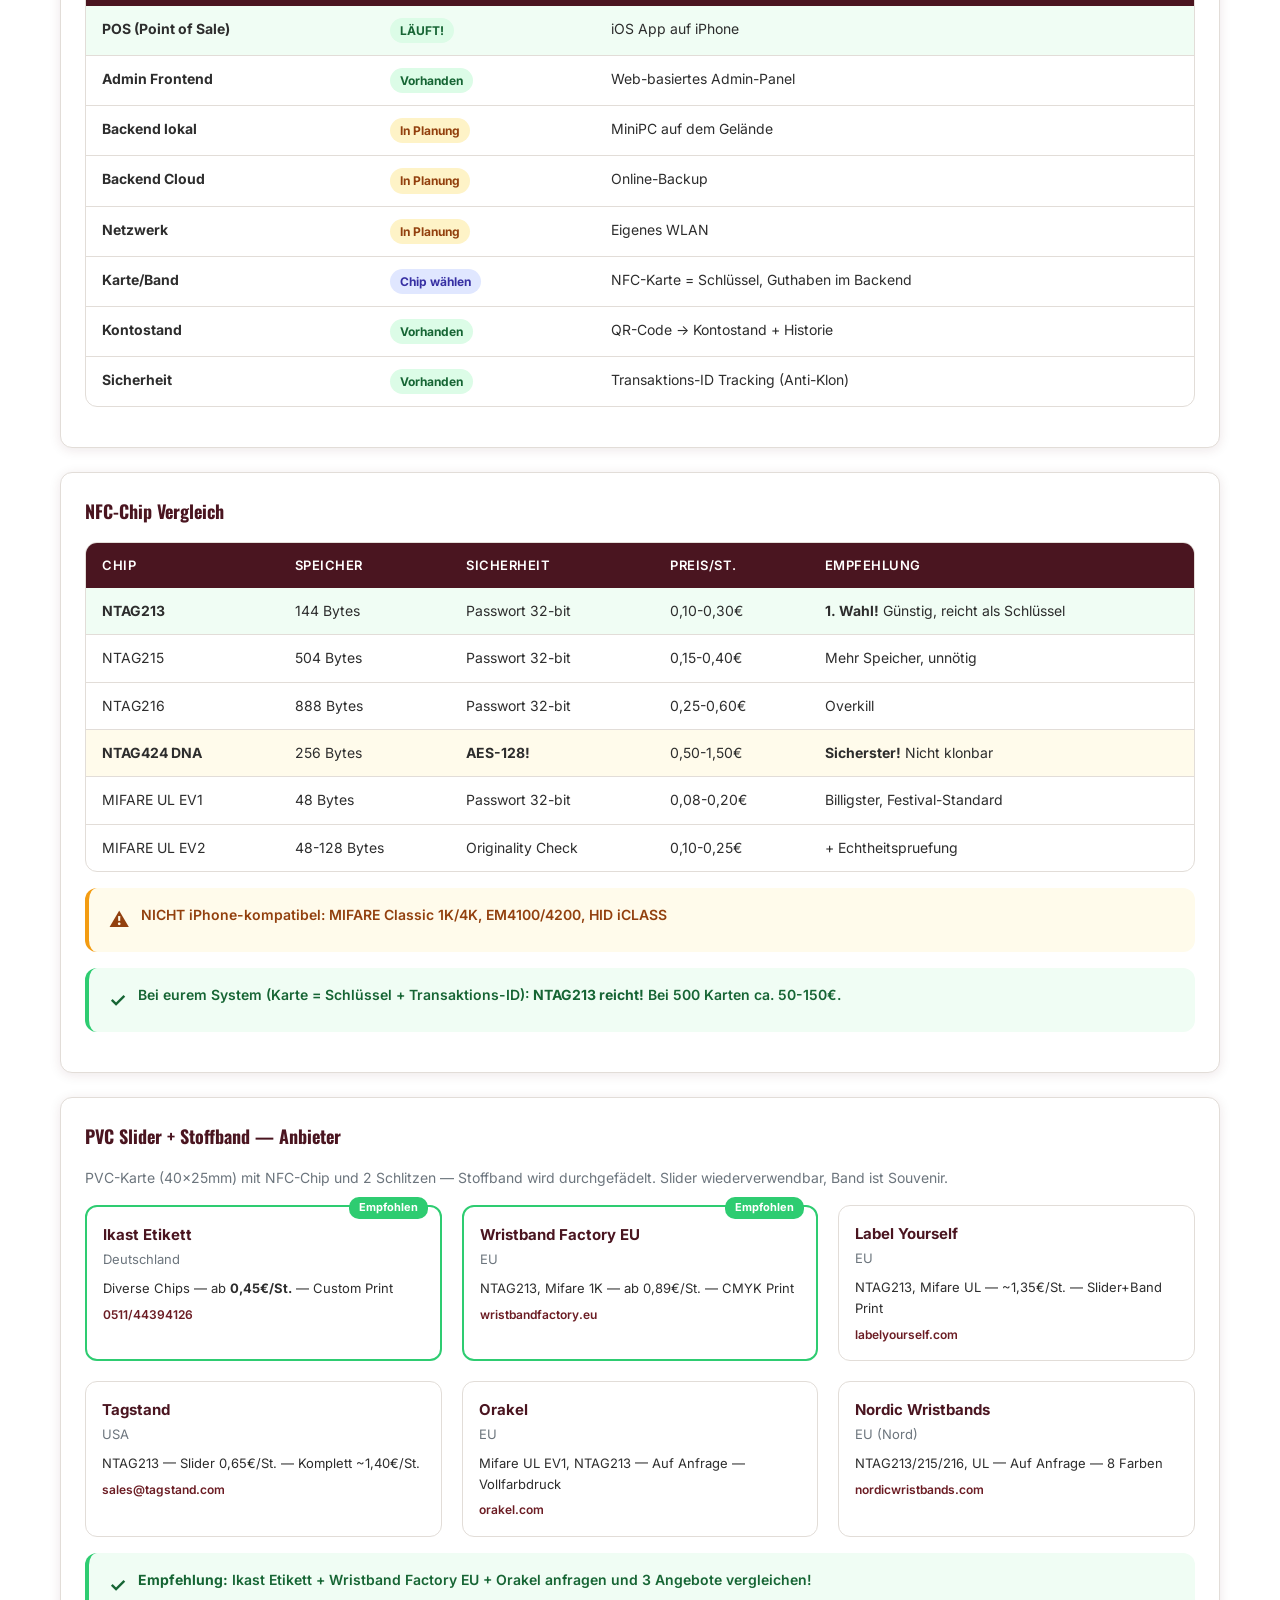
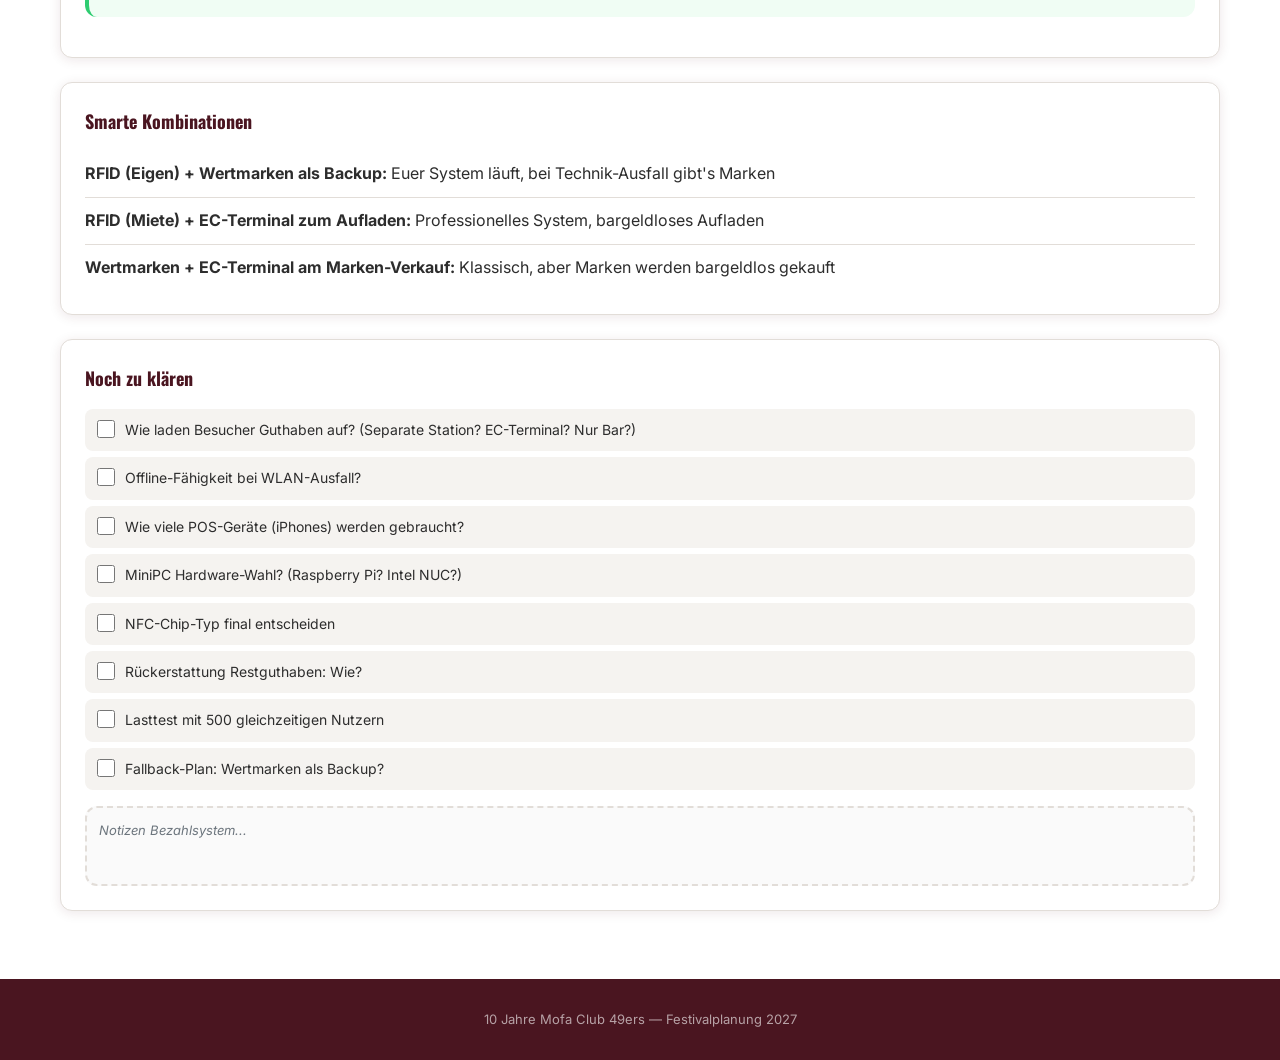
<file: bezahlsystem.html>
<!DOCTYPE html>
<html lang="de">
<head>
<meta charset="UTF-8">
<meta name="viewport" content="width=device-width, initial-scale=1.0">
<title>Bezahlsystem - 49ers Festival 2027</title>
<link rel="stylesheet" href="styles.css">
</head>
<body>

<div class="progress-bar" id="progressBar"></div>

<nav class="nav">
  <div class="nav-inner">
    <div class="nav-brand"><img src="Logos/49ers_logo.jpg" alt="49ers" style="height:36px;border-radius:50%;margin-right:8px;vertical-align:middle"><span>Festival 2027</span></div>
    <button class="burger" onclick="document.querySelector('.nav-links').classList.toggle('open')" aria-label="Menu">&#9776;</button>
    <ul class="nav-links">
      <li><a href="index.html">Uebersicht</a></li>
      <li><a href="programm.html">Programm</a></li>
      <li><a href="timeline.html">Timeline</a></li>
      <li><a href="budget.html">Budget</a></li>
      <li><a href="checkliste.html">Checkliste</a></li>
      <li><a href="bezahlsystem.html">Bezahlsystem</a></li>
      <li><a href="dienstleister.html">Dienstleister</a></li>
      <li><a href="genehmigungen.html">Recht</a></li>
      <li><a href="anfragen.html">Anfragen</a></li>
      <li><a href="socialmedia.html">Social Media</a></li>
    </ul>
  </div>
</nav>

<div class="hero" style="padding:30px 20px 24px">
  <h1 style="font-size:clamp(22px,4vw,36px)">Bezahlsystem</h1>
</div>

<!-- ══════════════════ BEZAHLSYSTEM ══════════════════ -->
<section class="section" id="bezahlsystem">
  <div class="container">
    <div class="section-header">
      <h2>Bargeldloses Bezahlsystem</h2>
      <div class="divider"></div>
    </div>

    <div class="alert-box alert-info" style="margin-bottom:24px">
      <span class="alert-icon">&#128179;</span>
      <span><strong>Feststeht:</strong> Das Festival wird komplett bargeldlos. 5&euro; Pfand auf Karten/B&auml;nder.</span>
    </div>

    <!-- System-Vergleich -->
    <div class="card" style="margin-bottom:24px">
      <h3>Systemvergleich</h3>
      <div class="table-wrap">
        <table>
          <tr><th>System</th><th>Vorteile</th><th>Nachteile</th><th>Kosten</th></tr>
          <tr>
            <td><strong>RFID/NFC Armband</strong><br><small>(Closed-Loop, Miete)</small></td>
            <td>Extrem schnell (&lt;1s), +10-30% Umsatz, Echtzeit-Tracking, Festival-Feeling, kein Bargeld-Diebstahl</td>
            <td>Aufladestationen n&ouml;tig, Restguthaben-Problem, WLAN n&ouml;tig, externe Abh&auml;ngigkeit</td>
            <td>1-3&euro;/Band + Ger&auml;te-Miete</td>
          </tr>
          <tr class="highlight">
            <td><strong>RFID-Karte</strong><br><small>(Eigenentwicklung)</small></td>
            <td>Volle Kontrolle, keine laufenden Kosten, wiederverwendbar, Know-how im Verein</td>
            <td>Hoher Entwicklungsaufwand, Ausfallrisiko, kein Prof. Support, Lasttest n&ouml;tig</td>
            <td>NFC-Leser ~30-80&euro;/St., Karten ~0,50-1&euro;/St.</td>
          </tr>
          <tr>
            <td><strong>Wertmarken</strong><br><small>(physisch)</small></td>
            <td>Null Technik, bew&auml;hrt, g&uuml;nstig, kein Ausfallrisiko</td>
            <td>Kein Tracking, F&auml;lschungsgefahr, langsamer</td>
            <td>50-200&euro;</td>
          </tr>
          <tr>
            <td><strong>EC-Terminal</strong><br><small>(SumUp etc.)</small></td>
            <td>Kein Aufladen n&ouml;tig, Plug &amp; Play, Prof. Support</td>
            <td>0,9-1,9% Geb&uuml;hr, Internet n&ouml;tig, langsamer</td>
            <td>Terminals 30-80&euro; + Provision</td>
          </tr>
          <tr>
            <td><strong>Smartphone-App / QR</strong></td>
            <td>Kein physisches Medium, modern, Tracking</td>
            <td>App-Installation = H&uuml;rde, Akku, Internet</td>
            <td>Anbieterabh&auml;ngig</td>
          </tr>
        </table>
      </div>
    </div>

    <!-- Bewertungsmatrix -->
    <div class="card" style="margin-bottom:24px">
      <h3>Bewertung f&uuml;r 500 Besucher</h3>
      <div class="table-wrap">
        <table>
          <tr><th>Kriterium</th><th>Wertmarken</th><th>RFID Eigen</th><th>RFID Miete</th><th>EC-Terminal</th></tr>
          <tr><td>Kosten</td><td><span class="stars">&#9733;&#9733;&#9733;&#9733;&#9733;</span></td><td><span class="stars">&#9733;&#9733;&#9733;</span></td><td><span class="stars">&#9733;&#9733;&#9733;</span></td><td><span class="stars">&#9733;&#9733;&#9733;&#9733;</span></td></tr>
          <tr><td>Aufwand</td><td><span class="stars">&#9733;&#9733;&#9733;&#9733;&#9733;</span></td><td><span class="stars">&#9733;</span></td><td><span class="stars">&#9733;&#9733;&#9733;&#9733;</span></td><td><span class="stars">&#9733;&#9733;&#9733;&#9733;&#9733;</span></td></tr>
          <tr><td>Zuverl&auml;ssigkeit</td><td><span class="stars">&#9733;&#9733;&#9733;&#9733;&#9733;</span></td><td><span class="stars">&#9733;&#9733;</span></td><td><span class="stars">&#9733;&#9733;&#9733;&#9733;</span></td><td><span class="stars">&#9733;&#9733;&#9733;&#9733;</span></td></tr>
          <tr><td>Umsatz-Tracking</td><td><span class="stars">&#9733;</span></td><td><span class="stars">&#9733;&#9733;&#9733;&#9733;&#9733;</span></td><td><span class="stars">&#9733;&#9733;&#9733;&#9733;&#9733;</span></td><td><span class="stars">&#9733;&#9733;&#9733;&#9733;</span></td></tr>
          <tr><td>Festival-Feeling</td><td><span class="stars">&#9733;&#9733;&#9733;</span></td><td><span class="stars">&#9733;&#9733;&#9733;&#9733;&#9733;</span></td><td><span class="stars">&#9733;&#9733;&#9733;&#9733;&#9733;</span></td><td><span class="stars">&#9733;&#9733;</span></td></tr>
          <tr><td>Geschwindigkeit</td><td><span class="stars">&#9733;&#9733;&#9733;</span></td><td><span class="stars">&#9733;&#9733;&#9733;&#9733;&#9733;</span></td><td><span class="stars">&#9733;&#9733;&#9733;&#9733;&#9733;</span></td><td><span class="stars">&#9733;&#9733;&#9733;</span></td></tr>
          <tr><td>Risiko</td><td><span class="stars">&#9733;&#9733;&#9733;&#9733;&#9733;</span></td><td><span class="stars">&#9733;&#9733;</span></td><td><span class="stars">&#9733;&#9733;&#9733;&#9733;</span></td><td><span class="stars">&#9733;&#9733;&#9733;&#9733;</span></td></tr>
        </table>
      </div>
    </div>

    <!-- Eigenentwicklung Status -->
    <div class="card" style="margin-bottom:24px">
      <h3><span class="icon" style="background:#dcfce7;color:#166534">&#128187;</span> 49ers Eigenentwicklung &mdash; CashlessOS</h3>
      <div class="table-wrap">
        <table>
          <tr><th>Komponente</th><th>Status</th><th>Details</th></tr>
          <tr class="highlight"><td><strong>POS (Point of Sale)</strong></td><td><span class="status-badge status-live">L&Auml;UFT!</span></td><td>iOS App auf iPhone</td></tr>
          <tr><td><strong>Admin Frontend</strong></td><td><span class="status-badge status-live">Vorhanden</span></td><td>Web-basiertes Admin-Panel</td></tr>
          <tr><td><strong>Backend lokal</strong></td><td><span class="status-badge status-planned">In Planung</span></td><td>MiniPC auf dem Gel&auml;nde</td></tr>
          <tr><td><strong>Backend Cloud</strong></td><td><span class="status-badge status-planned">In Planung</span></td><td>Online-Backup</td></tr>
          <tr><td><strong>Netzwerk</strong></td><td><span class="status-badge status-planned">In Planung</span></td><td>Eigenes WLAN</td></tr>
          <tr><td><strong>Karte/Band</strong></td><td><span class="status-badge status-pending">Chip w&auml;hlen</span></td><td>NFC-Karte = Schl&uuml;ssel, Guthaben im Backend</td></tr>
          <tr><td><strong>Kontostand</strong></td><td><span class="status-badge status-live">Vorhanden</span></td><td>QR-Code &rarr; Kontostand + Historie</td></tr>
          <tr><td><strong>Sicherheit</strong></td><td><span class="status-badge status-live">Vorhanden</span></td><td>Transaktions-ID Tracking (Anti-Klon)</td></tr>
        </table>
      </div>
    </div>

    <!-- NFC Chips -->
    <div class="card" style="margin-bottom:24px">
      <h3>NFC-Chip Vergleich</h3>
      <div class="table-wrap">
        <table>
          <tr><th>Chip</th><th>Speicher</th><th>Sicherheit</th><th>Preis/St.</th><th>Empfehlung</th></tr>
          <tr class="highlight"><td><strong>NTAG213</strong></td><td>144 Bytes</td><td>Passwort 32-bit</td><td>0,10-0,30&euro;</td><td><strong>1. Wahl!</strong> G&uuml;nstig, reicht als Schl&uuml;ssel</td></tr>
          <tr><td>NTAG215</td><td>504 Bytes</td><td>Passwort 32-bit</td><td>0,15-0,40&euro;</td><td>Mehr Speicher, unn&ouml;tig</td></tr>
          <tr><td>NTAG216</td><td>888 Bytes</td><td>Passwort 32-bit</td><td>0,25-0,60&euro;</td><td>Overkill</td></tr>
          <tr class="highlight-warn"><td><strong>NTAG424 DNA</strong></td><td>256 Bytes</td><td><strong>AES-128!</strong></td><td>0,50-1,50&euro;</td><td><strong>Sicherster!</strong> Nicht klonbar</td></tr>
          <tr><td>MIFARE UL EV1</td><td>48 Bytes</td><td>Passwort 32-bit</td><td>0,08-0,20&euro;</td><td>Billigster, Festival-Standard</td></tr>
          <tr><td>MIFARE UL EV2</td><td>48-128 Bytes</td><td>Originality Check</td><td>0,10-0,25&euro;</td><td>+ Echtheitspruefung</td></tr>
        </table>
      </div>
      <div class="alert-box alert-warning" style="margin-top:12px">
        <span class="alert-icon">&#9888;</span>
        <span>NICHT iPhone-kompatibel: MIFARE Classic 1K/4K, EM4100/4200, HID iCLASS</span>
      </div>
      <div class="alert-box alert-success" style="margin-top:8px">
        <span class="alert-icon">&#10003;</span>
        <span>Bei eurem System (Karte = Schl&uuml;ssel + Transaktions-ID): <strong>NTAG213 reicht!</strong> Bei 500 Karten ca. 50-150&euro;.</span>
      </div>
    </div>

    <!-- Armband-Anbieter -->
    <div class="card" style="margin-bottom:24px">
      <h3>PVC Slider + Stoffband &mdash; Anbieter</h3>
      <p style="color:var(--text-light);margin-bottom:16px;font-size:14px">PVC-Karte (40x25mm) mit NFC-Chip und 2 Schlitzen &mdash; Stoffband wird durchgef&auml;delt. Slider wiederverwendbar, Band ist Souvenir.</p>
      <div class="grid-3">
        <div class="provider-card recommended">
          <div class="provider-name">Ikast Etikett</div>
          <div class="provider-location">Deutschland</div>
          <div class="provider-details">Diverse Chips &mdash; ab <strong>0,45&euro;/St.</strong> &mdash; Custom Print</div>
          <div class="provider-contact">0511/44394126</div>
        </div>
        <div class="provider-card recommended">
          <div class="provider-name">Wristband Factory EU</div>
          <div class="provider-location">EU</div>
          <div class="provider-details">NTAG213, Mifare 1K &mdash; ab 0,89&euro;/St. &mdash; CMYK Print</div>
          <div class="provider-contact">wristbandfactory.eu</div>
        </div>
        <div class="provider-card">
          <div class="provider-name">Label Yourself</div>
          <div class="provider-location">EU</div>
          <div class="provider-details">NTAG213, Mifare UL &mdash; ~1,35&euro;/St. &mdash; Slider+Band Print</div>
          <div class="provider-contact">labelyourself.com</div>
        </div>
        <div class="provider-card">
          <div class="provider-name">Tagstand</div>
          <div class="provider-location">USA</div>
          <div class="provider-details">NTAG213 &mdash; Slider 0,65&euro;/St. &mdash; Komplett ~1,40&euro;/St.</div>
          <div class="provider-contact">sales@tagstand.com</div>
        </div>
        <div class="provider-card">
          <div class="provider-name">Orakel</div>
          <div class="provider-location">EU</div>
          <div class="provider-details">Mifare UL EV1, NTAG213 &mdash; Auf Anfrage &mdash; Vollfarbdruck</div>
          <div class="provider-contact">orakel.com</div>
        </div>
        <div class="provider-card">
          <div class="provider-name">Nordic Wristbands</div>
          <div class="provider-location">EU (Nord)</div>
          <div class="provider-details">NTAG213/215/216, UL &mdash; Auf Anfrage &mdash; 8 Farben</div>
          <div class="provider-contact">nordicwristbands.com</div>
        </div>
      </div>
      <div class="alert-box alert-success" style="margin-top:16px">
        <span class="alert-icon">&#10003;</span>
        <span><strong>Empfehlung:</strong> Ikast Etikett + Wristband Factory EU + Orakel anfragen und 3 Angebote vergleichen!</span>
      </div>
    </div>

    <!-- Smarte Kombinationen -->
    <div class="card" style="margin-bottom:24px">
      <h3>Smarte Kombinationen</h3>
      <ul style="list-style:none;padding:0">
        <li style="padding:10px 0;border-bottom:1px solid var(--border)"><strong>RFID (Eigen) + Wertmarken als Backup:</strong> Euer System l&auml;uft, bei Technik-Ausfall gibt's Marken</li>
        <li style="padding:10px 0;border-bottom:1px solid var(--border)"><strong>RFID (Miete) + EC-Terminal zum Aufladen:</strong> Professionelles System, bargeldloses Aufladen</li>
        <li style="padding:10px 0"><strong>Wertmarken + EC-Terminal am Marken-Verkauf:</strong> Klassisch, aber Marken werden bargeldlos gekauft</li>
      </ul>
    </div>

    <!-- Noch zu kl&auml;ren -->
    <div class="card">
      <h3>Noch zu kl&auml;ren</h3>
      <ul class="checklist">
        <li><input type="checkbox" data-id="rfid-aufladen"> Wie laden Besucher Guthaben auf? (Separate Station? EC-Terminal? Nur Bar?)</li>
        <li><input type="checkbox" data-id="rfid-offline"> Offline-F&auml;higkeit bei WLAN-Ausfall?</li>
        <li><input type="checkbox" data-id="rfid-pos-anzahl"> Wie viele POS-Ger&auml;te (iPhones) werden gebraucht?</li>
        <li><input type="checkbox" data-id="rfid-minipc"> MiniPC Hardware-Wahl? (Raspberry Pi? Intel NUC?)</li>
        <li><input type="checkbox" data-id="rfid-chip-typ"> NFC-Chip-Typ final entscheiden</li>
        <li><input type="checkbox" data-id="rfid-rueckerstattung"> R&uuml;ckerstattung Restguthaben: Wie?</li>
        <li><input type="checkbox" data-id="rfid-lasttest"> Lasttest mit 500 gleichzeitigen Nutzern</li>
        <li><input type="checkbox" data-id="rfid-fallback"> Fallback-Plan: Wertmarken als Backup?</li>
      </ul>
      <div class="notes-area" style="margin-top:16px">Notizen Bezahlsystem...</div>
    </div>
  </div>
</section>

<div class="fab-panel" id="fabPanel">
  <div class="fab-name">
    <label>Name:</label>
    <input type="text" id="fab-username" placeholder="Dein Name...">
  </div>
  <div class="fab-progress">
    <span id="progressText">0 / 0 erledigt (0%)</span>
    <div class="fab-progress-bar"><div class="fab-progress-fill" id="progressFill"></div></div>
  </div>
  <div style="display:flex;gap:8px">
    <button class="fab-btn" onclick="exportJSON()" title="Status als JSON speichern">&#128190; Speichern</button>
    <button class="fab-btn" onclick="document.getElementById('jsonImport').click()" title="Status aus JSON laden">&#128194; Laden</button>
    <input type="file" id="jsonImport" accept=".json" style="display:none" onchange="importJSON(event)">
  </div>
</div>

<footer class="footer">10 Jahre Mofa Club 49ers &mdash; Festivalplanung 2027</footer>

<script src="festival.js"></script>
</body>
</html>
</file>
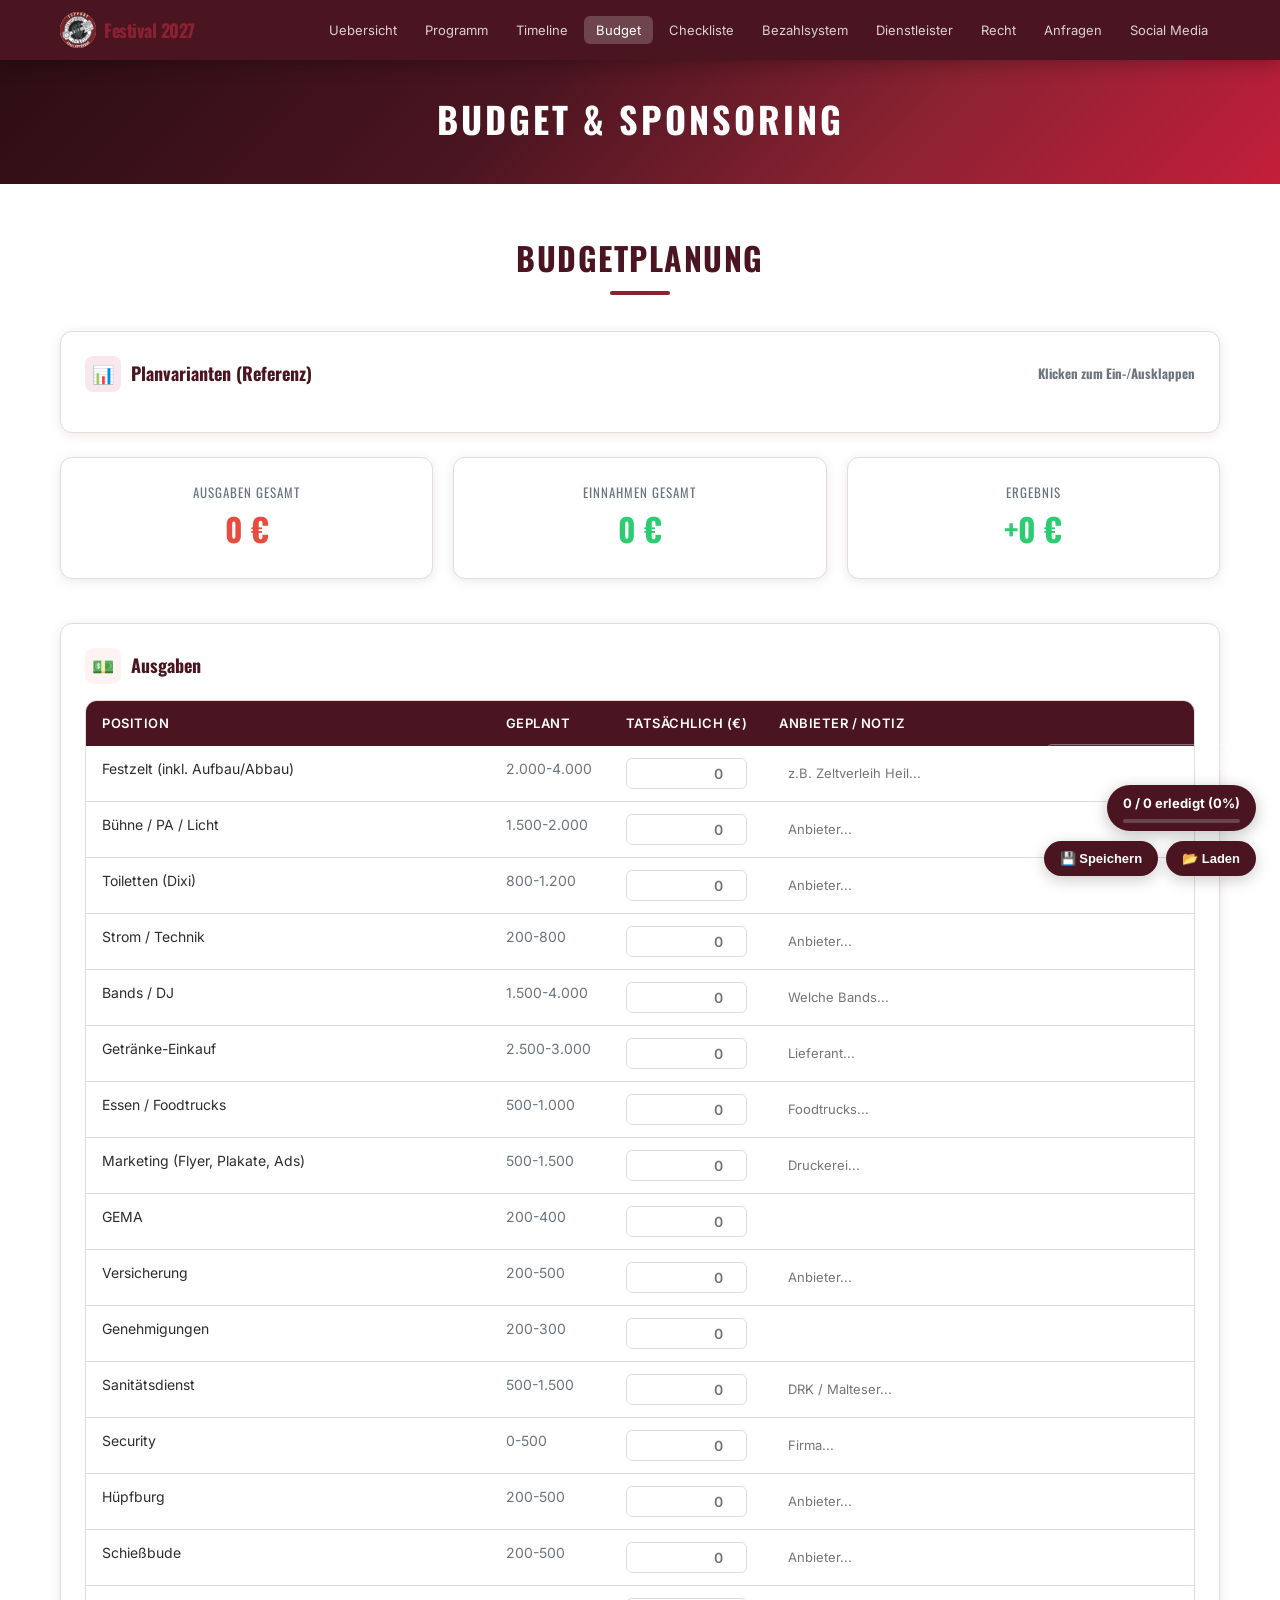
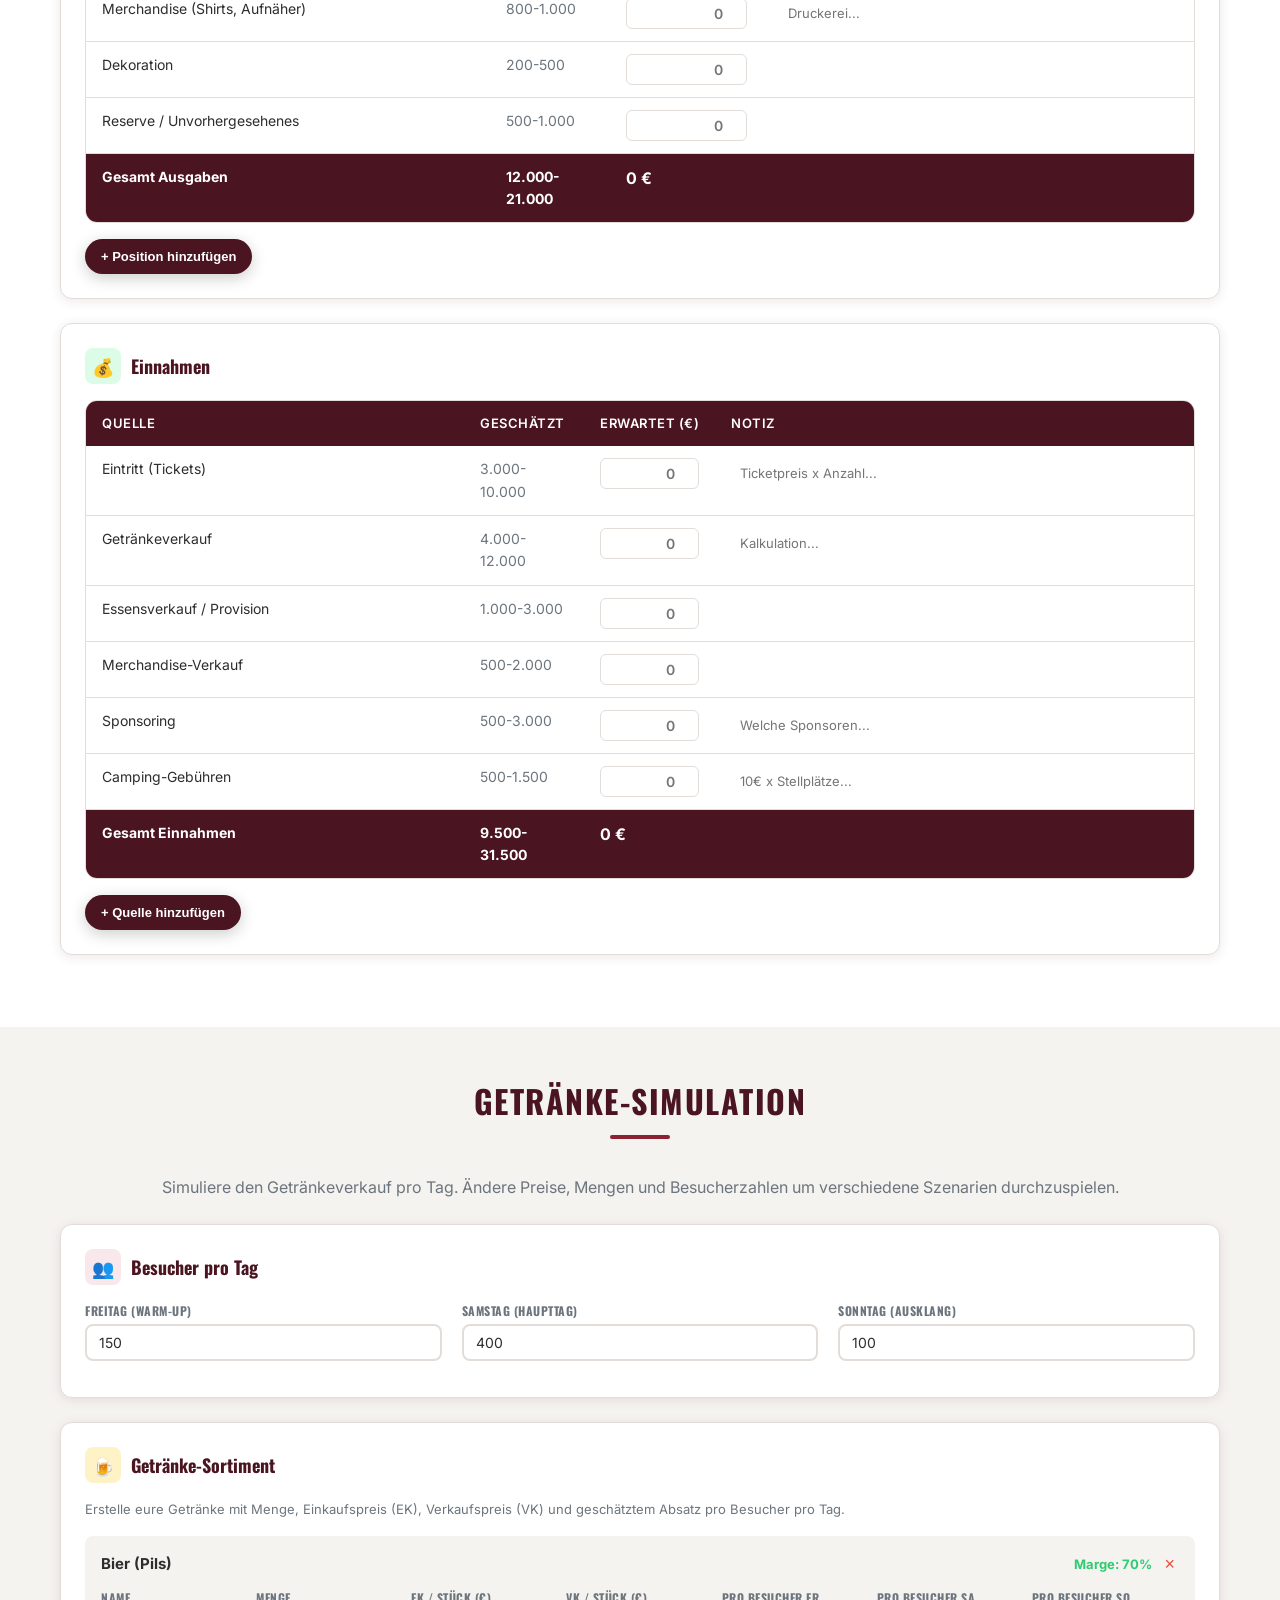
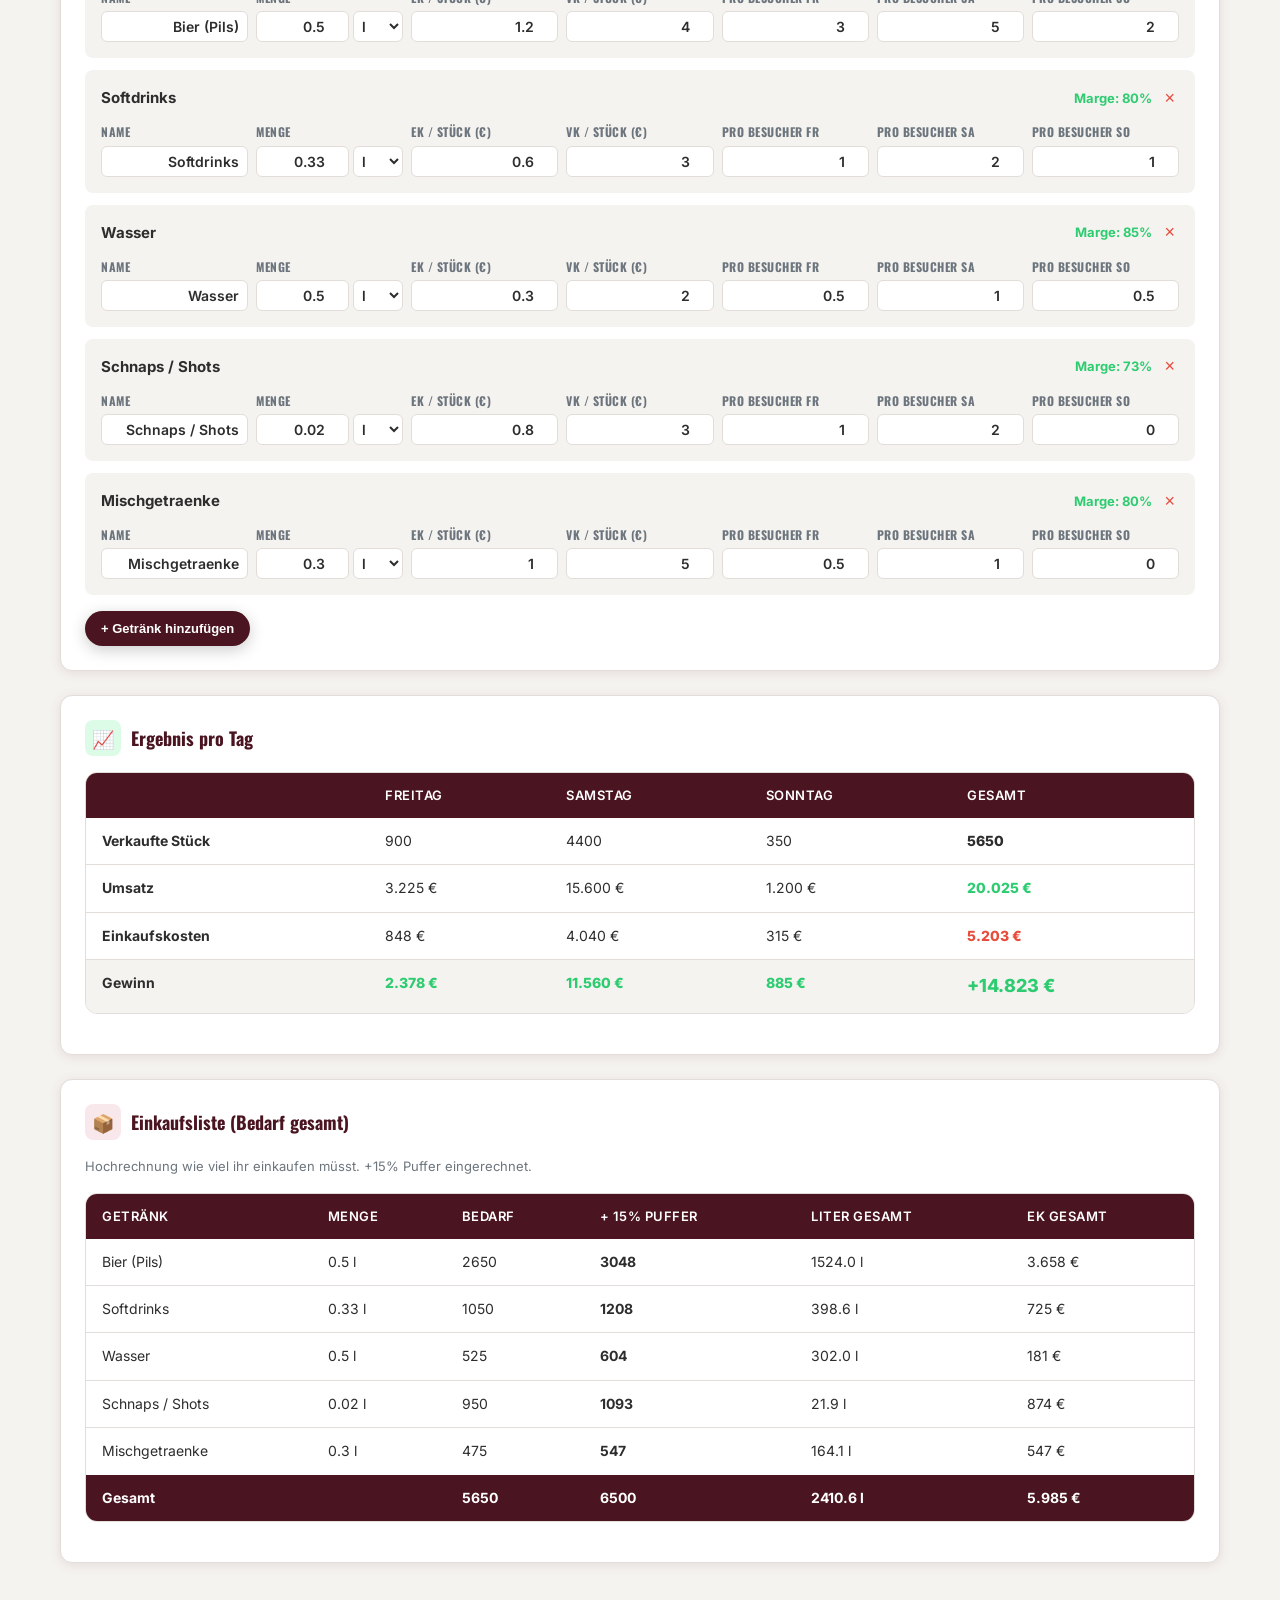
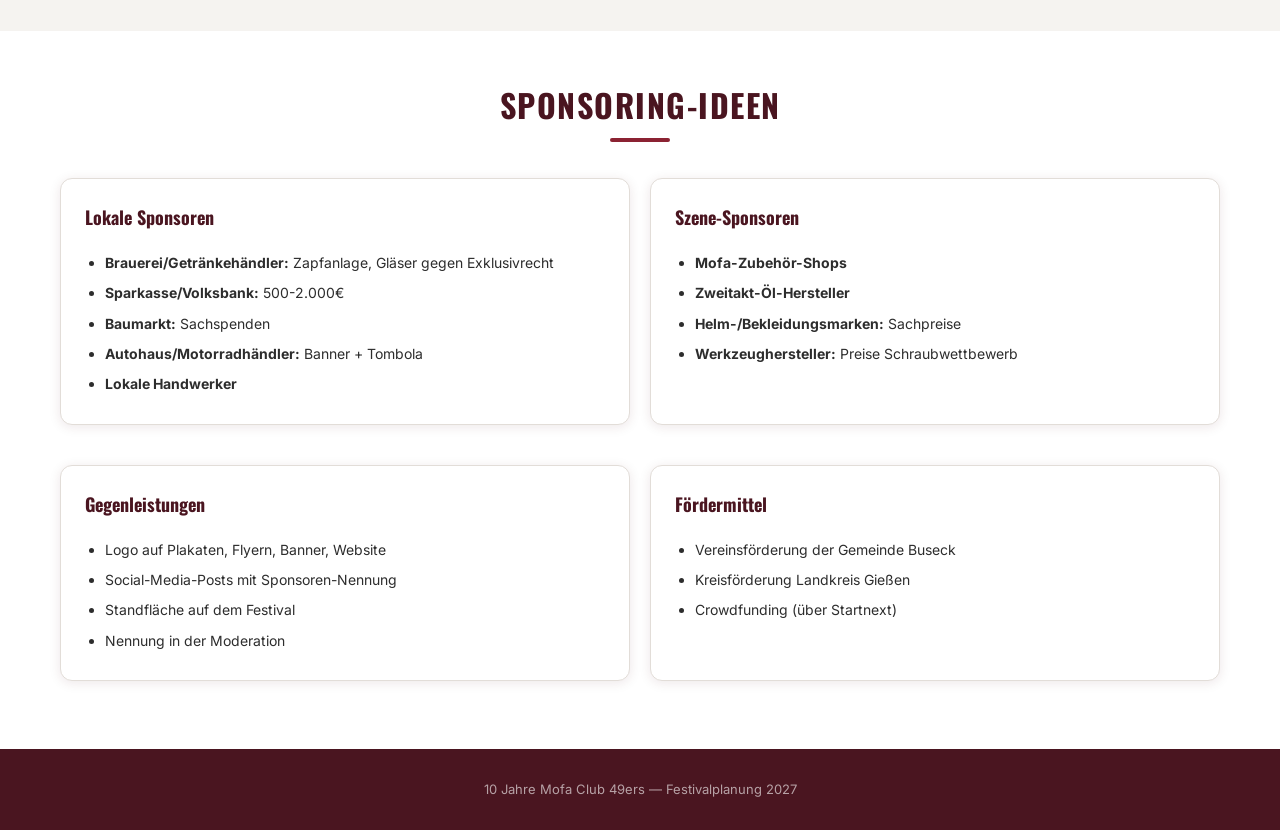
<file: budget.html>
<!DOCTYPE html>
<html lang="de">
<head>
<meta charset="UTF-8">
<meta name="viewport" content="width=device-width, initial-scale=1.0">
<title>Budget &amp; Sponsoring - 49ers Festival 2027</title>
<link rel="stylesheet" href="styles.css">
</head>
<body>

<div class="progress-bar" id="progressBar"></div>

<nav class="nav">
  <div class="nav-inner">
    <div class="nav-brand"><img src="Logos/49ers_logo.jpg" alt="49ers" style="height:36px;border-radius:50%;margin-right:8px;vertical-align:middle"><span>Festival 2027</span></div>
    <button class="burger" onclick="document.querySelector('.nav-links').classList.toggle('open')" aria-label="Menu">&#9776;</button>
    <ul class="nav-links">
      <li><a href="index.html">Uebersicht</a></li>
      <li><a href="programm.html">Programm</a></li>
      <li><a href="timeline.html">Timeline</a></li>
      <li><a href="budget.html">Budget</a></li>
      <li><a href="checkliste.html">Checkliste</a></li>
      <li><a href="bezahlsystem.html">Bezahlsystem</a></li>
      <li><a href="dienstleister.html">Dienstleister</a></li>
      <li><a href="genehmigungen.html">Recht</a></li>
      <li><a href="anfragen.html">Anfragen</a></li>
      <li><a href="socialmedia.html">Social Media</a></li>
    </ul>
  </div>
</nav>

<div class="hero" style="padding:30px 20px 24px">
  <h1 style="font-size:clamp(22px,4vw,36px)">Budget &amp; Sponsoring</h1>
</div>

<!-- ══════════════════ BUDGET ══════════════════ -->
<section class="section" id="budget">
  <div class="container">
    <div class="section-header">
      <h2>Budgetplanung</h2>
      <div class="divider"></div>
    </div>

    <!-- Planvarianten als Referenz (collapsible) -->
    <div class="card" style="margin-bottom:24px">
      <h3 style="cursor:pointer" onclick="this.parentElement.querySelector('.plan-details').classList.toggle('collapsed')">
        <span class="icon" style="background:#f9e8eb;color:var(--accent2)">&#128202;</span>
        Planvarianten (Referenz)
        <span style="margin-left:auto;font-size:13px;color:var(--text-light)">Klicken zum Ein-/Ausklappen</span>
      </h3>
      <div class="plan-details collapsed">
        <div class="grid-2" style="margin-top:16px">
          <div style="padding:16px;background:var(--bg);border-radius:8px">
            <strong>Variante A: Sparsam</strong><br>
            <span style="font-size:24px;font-weight:800;color:var(--primary)">~12.000&euro;</span>
            <p style="font-size:13px;color:var(--text-light);margin-top:4px">Kleinbuehne, lokale Bands, Eigenleistung Grillen</p>
            <div style="margin-top:12px">
              <div class="budget-item"><div class="budget-header"><span class="label">B&uuml;hne/Zelt/Toiletten/Strom</span><span class="amount">3.500&euro;</span></div><div class="budget-bar"><div class="budget-bar-fill" style="width:29%"></div></div></div>
              <div class="budget-item"><div class="budget-header"><span class="label">Bands/DJ</span><span class="amount">1.500&euro;</span></div><div class="budget-bar"><div class="budget-bar-fill" style="width:13%"></div></div></div>
              <div class="budget-item"><div class="budget-header"><span class="label">Getr&auml;nke-Einkauf</span><span class="amount">2.500&euro;</span></div><div class="budget-bar"><div class="budget-bar-fill" style="width:21%"></div></div></div>
              <div class="budget-item"><div class="budget-header"><span class="label">Essen-Einkauf</span><span class="amount">500&euro;</span></div><div class="budget-bar"><div class="budget-bar-fill" style="width:4%"></div></div></div>
              <div class="budget-item"><div class="budget-header"><span class="label">Marketing</span><span class="amount">500&euro;</span></div><div class="budget-bar"><div class="budget-bar-fill" style="width:4%"></div></div></div>
              <div class="budget-item"><div class="budget-header"><span class="label">GEMA/Versicherung/Genehmigungen</span><span class="amount">800&euro;</span></div><div class="budget-bar"><div class="budget-bar-fill" style="width:7%"></div></div></div>
              <div class="budget-item"><div class="budget-header"><span class="label">Sanit&auml;tsdienst</span><span class="amount">800&euro;</span></div><div class="budget-bar"><div class="budget-bar-fill" style="width:7%"></div></div></div>
              <div class="budget-item"><div class="budget-header"><span class="label">H&uuml;pfburg/Schie&szlig;bude</span><span class="amount">600&euro;</span></div><div class="budget-bar"><div class="budget-bar-fill" style="width:5%"></div></div></div>
              <div class="budget-item"><div class="budget-header"><span class="label">Merchandise</span><span class="amount">800&euro;</span></div><div class="budget-bar"><div class="budget-bar-fill" style="width:7%"></div></div></div>
              <div class="budget-item"><div class="budget-header"><span class="label">Reserve</span><span class="amount">500&euro;</span></div><div class="budget-bar"><div class="budget-bar-fill" style="width:4%"></div></div></div>
              <div style="margin-top:12px;padding-top:12px;border-top:2px solid var(--primary);display:flex;justify-content:space-between;font-weight:800;font-size:16px"><span>Gesamt</span><span>~12.000&euro;</span></div>
            </div>
          </div>
          <div style="padding:16px;background:var(--bg);border-radius:8px">
            <strong>Variante B: Komfortabel</strong><br>
            <span style="font-size:24px;font-weight:800;color:var(--primary)">~20.000&euro;</span>
            <p style="font-size:13px;color:var(--text-light);margin-top:4px">Profi-PA, regionaler Headliner, Social Media Ads</p>
            <div style="margin-top:12px">
              <div class="budget-item"><div class="budget-header"><span class="label">B&uuml;hne/Zelt/Toiletten/Strom/Licht</span><span class="amount">6.000&euro;</span></div><div class="budget-bar"><div class="budget-bar-fill" style="width:29%"></div></div></div>
              <div class="budget-item"><div class="budget-header"><span class="label">Bands/DJ (3-4 Bands + 2 DJs)</span><span class="amount">4.000&euro;</span></div><div class="budget-bar"><div class="budget-bar-fill" style="width:19%"></div></div></div>
              <div class="budget-item"><div class="budget-header"><span class="label">Getr&auml;nke-Einkauf</span><span class="amount">3.000&euro;</span></div><div class="budget-bar"><div class="budget-bar-fill" style="width:14%"></div></div></div>
              <div class="budget-item"><div class="budget-header"><span class="label">Essen / Foodtruck-Provision</span><span class="amount">1.000&euro;</span></div><div class="budget-bar"><div class="budget-bar-fill" style="width:5%"></div></div></div>
              <div class="budget-item"><div class="budget-header"><span class="label">Marketing inkl. Social Media Ads</span><span class="amount">1.500&euro;</span></div><div class="budget-bar"><div class="budget-bar-fill" style="width:7%"></div></div></div>
              <div class="budget-item"><div class="budget-header"><span class="label">GEMA/Versicherung/Genehmigungen</span><span class="amount">1.000&euro;</span></div><div class="budget-bar"><div class="budget-bar-fill" style="width:5%"></div></div></div>
              <div class="budget-item"><div class="budget-header"><span class="label">Sanit&auml;tsdienst + Security</span><span class="amount">1.500&euro;</span></div><div class="budget-bar"><div class="budget-bar-fill" style="width:7%"></div></div></div>
              <div class="budget-item"><div class="budget-header"><span class="label">Kinderprogramm &amp; Attraktionen</span><span class="amount">1.000&euro;</span></div><div class="budget-bar"><div class="budget-bar-fill" style="width:5%"></div></div></div>
              <div class="budget-item"><div class="budget-header"><span class="label">Merchandise &amp; Deko</span><span class="amount">1.000&euro;</span></div><div class="budget-bar"><div class="budget-bar-fill" style="width:5%"></div></div></div>
              <div class="budget-item"><div class="budget-header"><span class="label">Reserve</span><span class="amount">1.000&euro;</span></div><div class="budget-bar"><div class="budget-bar-fill" style="width:5%"></div></div></div>
              <div style="margin-top:12px;padding-top:12px;border-top:2px solid var(--primary);display:flex;justify-content:space-between;font-weight:800;font-size:16px"><span>Gesamt</span><span>~21.000&euro;</span></div>
            </div>
          </div>
        </div>
      </div>
    </div>

    <!-- Dashboard Cards -->
    <div class="grid-3" style="margin-bottom:24px">
      <div class="card" style="text-align:center">
        <div style="font-size:13px;color:var(--text-light);text-transform:uppercase;letter-spacing:1px;font-family:'Oswald',sans-serif">Ausgaben gesamt</div>
        <div id="total-ausgaben" style="font-size:32px;font-weight:800;color:var(--danger);font-family:'Oswald',sans-serif">0 &euro;</div>
      </div>
      <div class="card" style="text-align:center">
        <div style="font-size:13px;color:var(--text-light);text-transform:uppercase;letter-spacing:1px;font-family:'Oswald',sans-serif">Einnahmen gesamt</div>
        <div id="total-einnahmen" style="font-size:32px;font-weight:800;color:var(--success);font-family:'Oswald',sans-serif">0 &euro;</div>
      </div>
      <div class="card" style="text-align:center">
        <div style="font-size:13px;color:var(--text-light);text-transform:uppercase;letter-spacing:1px;font-family:'Oswald',sans-serif">Ergebnis</div>
        <div id="total-ergebnis" style="font-size:32px;font-weight:800;font-family:'Oswald',sans-serif">0 &euro;</div>
      </div>
    </div>

    <!-- AUSGABEN -->
    <div class="card" style="margin-bottom:24px">
      <h3><span class="icon" style="background:#fef2f2;color:#991b1b">&#128181;</span> Ausgaben</h3>
      <div class="table-wrap">
        <table id="table-ausgaben">
          <tr>
            <th>Position</th>
            <th style="width:120px">Geplant</th>
            <th style="width:130px">Tats&auml;chlich (&euro;)</th>
            <th style="min-width:180px">Anbieter / Notiz</th>
          </tr>
          <tr>
            <td>Festzelt (inkl. Aufbau/Abbau)</td>
            <td style="color:var(--text-light)">2.000-4.000</td>
            <td><input type="number" class="budget-input ausgabe" data-budget-id="aus-zelt" placeholder="0" min="0"></td>
            <td><input type="text" class="budget-note" data-budget-id="note-aus-zelt" placeholder="z.B. Zeltverleih Heil..."></td>
          </tr>
          <tr>
            <td>B&uuml;hne / PA / Licht</td>
            <td style="color:var(--text-light)">1.500-2.000</td>
            <td><input type="number" class="budget-input ausgabe" data-budget-id="aus-technik" placeholder="0" min="0"></td>
            <td><input type="text" class="budget-note" data-budget-id="note-aus-technik" placeholder="Anbieter..."></td>
          </tr>
          <tr>
            <td>Toiletten (Dixi)</td>
            <td style="color:var(--text-light)">800-1.200</td>
            <td><input type="number" class="budget-input ausgabe" data-budget-id="aus-toiletten" placeholder="0" min="0"></td>
            <td><input type="text" class="budget-note" data-budget-id="note-aus-toiletten" placeholder="Anbieter..."></td>
          </tr>
          <tr>
            <td>Strom / Technik</td>
            <td style="color:var(--text-light)">200-800</td>
            <td><input type="number" class="budget-input ausgabe" data-budget-id="aus-strom" placeholder="0" min="0"></td>
            <td><input type="text" class="budget-note" data-budget-id="note-aus-strom" placeholder="Anbieter..."></td>
          </tr>
          <tr>
            <td>Bands / DJ</td>
            <td style="color:var(--text-light)">1.500-4.000</td>
            <td><input type="number" class="budget-input ausgabe" data-budget-id="aus-bands" placeholder="0" min="0"></td>
            <td><input type="text" class="budget-note" data-budget-id="note-aus-bands" placeholder="Welche Bands..."></td>
          </tr>
          <tr>
            <td>Getr&auml;nke-Einkauf</td>
            <td style="color:var(--text-light)">2.500-3.000</td>
            <td><input type="number" class="budget-input ausgabe" data-budget-id="aus-getraenke" placeholder="0" min="0"></td>
            <td><input type="text" class="budget-note" data-budget-id="note-aus-getraenke" placeholder="Lieferant..."></td>
          </tr>
          <tr>
            <td>Essen / Foodtrucks</td>
            <td style="color:var(--text-light)">500-1.000</td>
            <td><input type="number" class="budget-input ausgabe" data-budget-id="aus-essen" placeholder="0" min="0"></td>
            <td><input type="text" class="budget-note" data-budget-id="note-aus-essen" placeholder="Foodtrucks..."></td>
          </tr>
          <tr>
            <td>Marketing (Flyer, Plakate, Ads)</td>
            <td style="color:var(--text-light)">500-1.500</td>
            <td><input type="number" class="budget-input ausgabe" data-budget-id="aus-marketing" placeholder="0" min="0"></td>
            <td><input type="text" class="budget-note" data-budget-id="note-aus-marketing" placeholder="Druckerei..."></td>
          </tr>
          <tr>
            <td>GEMA</td>
            <td style="color:var(--text-light)">200-400</td>
            <td><input type="number" class="budget-input ausgabe" data-budget-id="aus-gema" placeholder="0" min="0"></td>
            <td><input type="text" class="budget-note" data-budget-id="note-aus-gema" placeholder=""></td>
          </tr>
          <tr>
            <td>Versicherung</td>
            <td style="color:var(--text-light)">200-500</td>
            <td><input type="number" class="budget-input ausgabe" data-budget-id="aus-versicherung" placeholder="0" min="0"></td>
            <td><input type="text" class="budget-note" data-budget-id="note-aus-versicherung" placeholder="Anbieter..."></td>
          </tr>
          <tr>
            <td>Genehmigungen</td>
            <td style="color:var(--text-light)">200-300</td>
            <td><input type="number" class="budget-input ausgabe" data-budget-id="aus-genehmigungen" placeholder="0" min="0"></td>
            <td><input type="text" class="budget-note" data-budget-id="note-aus-genehmigungen" placeholder=""></td>
          </tr>
          <tr>
            <td>Sanit&auml;tsdienst</td>
            <td style="color:var(--text-light)">500-1.500</td>
            <td><input type="number" class="budget-input ausgabe" data-budget-id="aus-sanitaet" placeholder="0" min="0"></td>
            <td><input type="text" class="budget-note" data-budget-id="note-aus-sanitaet" placeholder="DRK / Malteser..."></td>
          </tr>
          <tr>
            <td>Security</td>
            <td style="color:var(--text-light)">0-500</td>
            <td><input type="number" class="budget-input ausgabe" data-budget-id="aus-security" placeholder="0" min="0"></td>
            <td><input type="text" class="budget-note" data-budget-id="note-aus-security" placeholder="Firma..."></td>
          </tr>
          <tr>
            <td>H&uuml;pfburg</td>
            <td style="color:var(--text-light)">200-500</td>
            <td><input type="number" class="budget-input ausgabe" data-budget-id="aus-huepfburg" placeholder="0" min="0"></td>
            <td><input type="text" class="budget-note" data-budget-id="note-aus-huepfburg" placeholder="Anbieter..."></td>
          </tr>
          <tr>
            <td>Schie&szlig;bude</td>
            <td style="color:var(--text-light)">200-500</td>
            <td><input type="number" class="budget-input ausgabe" data-budget-id="aus-schiessbude" placeholder="0" min="0"></td>
            <td><input type="text" class="budget-note" data-budget-id="note-aus-schiessbude" placeholder="Anbieter..."></td>
          </tr>
          <tr>
            <td>Merchandise (Shirts, Aufn&auml;her)</td>
            <td style="color:var(--text-light)">800-1.000</td>
            <td><input type="number" class="budget-input ausgabe" data-budget-id="aus-merch" placeholder="0" min="0"></td>
            <td><input type="text" class="budget-note" data-budget-id="note-aus-merch" placeholder="Druckerei..."></td>
          </tr>
          <tr>
            <td>Dekoration</td>
            <td style="color:var(--text-light)">200-500</td>
            <td><input type="number" class="budget-input ausgabe" data-budget-id="aus-deko" placeholder="0" min="0"></td>
            <td><input type="text" class="budget-note" data-budget-id="note-aus-deko" placeholder=""></td>
          </tr>
          <tr>
            <td>Reserve / Unvorhergesehenes</td>
            <td style="color:var(--text-light)">500-1.000</td>
            <td><input type="number" class="budget-input ausgabe" data-budget-id="aus-reserve" placeholder="0" min="0"></td>
            <td><input type="text" class="budget-note" data-budget-id="note-aus-reserve" placeholder=""></td>
          </tr>
          <tr class="total">
            <td>Gesamt Ausgaben</td>
            <td>12.000-21.000</td>
            <td id="sum-ausgaben" style="font-size:16px">0 &euro;</td>
            <td></td>
          </tr>
        </table>
      </div>
      <div style="margin-top:12px">
        <button class="fab-btn" onclick="addBudgetRow('table-ausgaben', 'ausgabe')" style="font-size:13px">+ Position hinzuf&uuml;gen</button>
      </div>
    </div>

    <!-- EINNAHMEN -->
    <div class="card" style="margin-bottom:24px">
      <h3><span class="icon" style="background:#dcfce7;color:#166534">&#128176;</span> Einnahmen</h3>
      <div class="table-wrap">
        <table id="table-einnahmen">
          <tr>
            <th>Quelle</th>
            <th style="width:120px">Gesch&auml;tzt</th>
            <th style="width:130px">Erwartet (&euro;)</th>
            <th style="min-width:180px">Notiz</th>
          </tr>
          <tr>
            <td>Eintritt (Tickets)</td>
            <td style="color:var(--text-light)">3.000-10.000</td>
            <td><input type="number" class="budget-input einnahme" data-budget-id="ein-eintritt" placeholder="0" min="0"></td>
            <td><input type="text" class="budget-note" data-budget-id="note-ein-eintritt" placeholder="Ticketpreis x Anzahl..."></td>
          </tr>
          <tr>
            <td>Getr&auml;nkeverkauf</td>
            <td style="color:var(--text-light)">4.000-12.000</td>
            <td><input type="number" class="budget-input einnahme" data-budget-id="ein-getraenke" placeholder="0" min="0"></td>
            <td><input type="text" class="budget-note" data-budget-id="note-ein-getraenke" placeholder="Kalkulation..."></td>
          </tr>
          <tr>
            <td>Essensverkauf / Provision</td>
            <td style="color:var(--text-light)">1.000-3.000</td>
            <td><input type="number" class="budget-input einnahme" data-budget-id="ein-essen" placeholder="0" min="0"></td>
            <td><input type="text" class="budget-note" data-budget-id="note-ein-essen" placeholder=""></td>
          </tr>
          <tr>
            <td>Merchandise-Verkauf</td>
            <td style="color:var(--text-light)">500-2.000</td>
            <td><input type="number" class="budget-input einnahme" data-budget-id="ein-merch" placeholder="0" min="0"></td>
            <td><input type="text" class="budget-note" data-budget-id="note-ein-merch" placeholder=""></td>
          </tr>
          <tr>
            <td>Sponsoring</td>
            <td style="color:var(--text-light)">500-3.000</td>
            <td><input type="number" class="budget-input einnahme" data-budget-id="ein-sponsoring" placeholder="0" min="0"></td>
            <td><input type="text" class="budget-note" data-budget-id="note-ein-sponsoring" placeholder="Welche Sponsoren..."></td>
          </tr>
          <tr>
            <td>Camping-Geb&uuml;hren</td>
            <td style="color:var(--text-light)">500-1.500</td>
            <td><input type="number" class="budget-input einnahme" data-budget-id="ein-camping" placeholder="0" min="0"></td>
            <td><input type="text" class="budget-note" data-budget-id="note-ein-camping" placeholder="10&euro; x Stellpl&auml;tze..."></td>
          </tr>
          <tr class="total">
            <td>Gesamt Einnahmen</td>
            <td>9.500-31.500</td>
            <td id="sum-einnahmen" style="font-size:16px">0 &euro;</td>
            <td></td>
          </tr>
        </table>
      </div>
      <div style="margin-top:12px">
        <button class="fab-btn" onclick="addBudgetRow('table-einnahmen', 'einnahme')" style="font-size:13px">+ Quelle hinzuf&uuml;gen</button>
      </div>
    </div>

  </div>
</section>

<!-- ══════════════════ GETRAENKE-SIMULATION ══════════════════ -->
<section class="section" id="simulation">
  <div class="container">
    <div class="section-header">
      <h2>Getr&auml;nke-Simulation</h2>
      <div class="divider"></div>
    </div>
    <p style="text-align:center;color:var(--text-light);margin-bottom:24px">Simuliere den Getr&auml;nkeverkauf pro Tag. &Auml;ndere Preise, Mengen und Besucherzahlen um verschiedene Szenarien durchzuspielen.</p>

    <!-- Besucher pro Tag -->
    <div class="card" style="margin-bottom:24px">
      <h3><span class="icon" style="background:#f9e8eb;color:var(--accent2)">&#128101;</span> Besucher pro Tag</h3>
      <div class="grid-3">
        <div>
          <label class="field-label">Freitag (Warm-Up)</label>
          <input type="number" class="field-input sim-input" id="sim-besucher-fr" value="150" min="0">
        </div>
        <div>
          <label class="field-label">Samstag (Haupttag)</label>
          <input type="number" class="field-input sim-input" id="sim-besucher-sa" value="400" min="0">
        </div>
        <div>
          <label class="field-label">Sonntag (Ausklang)</label>
          <input type="number" class="field-input sim-input" id="sim-besucher-so" value="100" min="0">
        </div>
      </div>
    </div>

    <!-- Getraenke-Sortiment -->
    <div class="card" style="margin-bottom:24px">
      <h3><span class="icon" style="background:#fef3c7;color:#92400e">&#127866;</span> Getr&auml;nke-Sortiment</h3>
      <p style="font-size:13px;color:var(--text-light);margin-bottom:16px">Erstelle eure Getr&auml;nke mit Menge, Einkaufspreis (EK), Verkaufspreis (VK) und gesch&auml;tztem Absatz pro Besucher pro Tag.</p>
      <div id="sim-products"></div>
      <div style="margin-top:16px">
        <button class="fab-btn" onclick="addProduct()" style="font-size:13px">+ Getr&auml;nk hinzuf&uuml;gen</button>
      </div>
    </div>

    <!-- Ergebnis pro Tag -->
    <div class="card" style="margin-bottom:24px">
      <h3><span class="icon" style="background:#dcfce7;color:#166534">&#128200;</span> Ergebnis pro Tag</h3>
      <div class="table-wrap">
        <table>
          <tr><th></th><th>Freitag</th><th>Samstag</th><th>Sonntag</th><th>Gesamt</th></tr>
          <tr><td><strong>Verkaufte St&uuml;ck</strong></td><td id="sim-stueck-fr">-</td><td id="sim-stueck-sa">-</td><td id="sim-stueck-so">-</td><td id="sim-stueck-total" style="font-weight:800">-</td></tr>
          <tr><td><strong>Umsatz</strong></td><td id="sim-umsatz-fr">-</td><td id="sim-umsatz-sa">-</td><td id="sim-umsatz-so">-</td><td id="sim-umsatz-total" style="font-weight:800;color:var(--success)">-</td></tr>
          <tr><td><strong>Einkaufskosten</strong></td><td id="sim-ek-fr">-</td><td id="sim-ek-sa">-</td><td id="sim-ek-so">-</td><td id="sim-ek-total" style="font-weight:800;color:var(--danger)">-</td></tr>
          <tr style="background:var(--bg)"><td><strong>Gewinn</strong></td><td id="sim-gewinn-fr" style="font-weight:800">-</td><td id="sim-gewinn-sa" style="font-weight:800">-</td><td id="sim-gewinn-so" style="font-weight:800">-</td><td id="sim-gewinn-total" style="font-size:18px;font-weight:800">-</td></tr>
        </table>
      </div>
    </div>

    <!-- Einkaufsliste -->
    <div class="card">
      <h3><span class="icon" style="background:#f9e8eb;color:var(--accent2)">&#128230;</span> Einkaufsliste (Bedarf gesamt)</h3>
      <p style="font-size:13px;color:var(--text-light);margin-bottom:12px">Hochrechnung wie viel ihr einkaufen m&uuml;sst. +15% Puffer eingerechnet.</p>
      <div class="table-wrap">
        <table>
          <tr><th>Getr&auml;nk</th><th>Menge</th><th>Bedarf</th><th>+ 15% Puffer</th><th>Liter gesamt</th><th>EK gesamt</th></tr>
          <tbody id="sim-einkauf-body"></tbody>
          <tr class="total"><td>Gesamt</td><td></td><td id="sim-bedarf-total">-</td><td id="sim-puffer-total">-</td><td id="sim-liter-total">-</td><td id="sim-ekges-total">-</td></tr>
        </table>
      </div>
    </div>

  </div>
</section>

<!-- ══════════════════ SPONSORING ══════════════════ -->
<section class="section" id="sponsoring">
  <div class="container">
    <div class="section-header">
      <h2>Sponsoring-Ideen</h2>
      <div class="divider"></div>
    </div>

    <div class="grid-2">
      <div class="card">
        <h3>Lokale Sponsoren</h3>
        <ul style="padding-left:20px;font-size:14px">
          <li style="padding:4px 0"><strong>Brauerei/Getr&auml;nkeh&auml;ndler:</strong> Zapfanlage, Gl&auml;ser gegen Exklusivrecht</li>
          <li style="padding:4px 0"><strong>Sparkasse/Volksbank:</strong> 500-2.000&euro;</li>
          <li style="padding:4px 0"><strong>Baumarkt:</strong> Sachspenden</li>
          <li style="padding:4px 0"><strong>Autohaus/Motorradh&auml;ndler:</strong> Banner + Tombola</li>
          <li style="padding:4px 0"><strong>Lokale Handwerker</strong></li>
        </ul>
      </div>
      <div class="card">
        <h3>Szene-Sponsoren</h3>
        <ul style="padding-left:20px;font-size:14px">
          <li style="padding:4px 0"><strong>Mofa-Zubeh&ouml;r-Shops</strong></li>
          <li style="padding:4px 0"><strong>Zweitakt-&Ouml;l-Hersteller</strong></li>
          <li style="padding:4px 0"><strong>Helm-/Bekleidungsmarken:</strong> Sachpreise</li>
          <li style="padding:4px 0"><strong>Werkzeughersteller:</strong> Preise Schraubwettbewerb</li>
        </ul>
      </div>
      <div class="card">
        <h3>Gegenleistungen</h3>
        <ul style="padding-left:20px;font-size:14px">
          <li style="padding:4px 0">Logo auf Plakaten, Flyern, Banner, Website</li>
          <li style="padding:4px 0">Social-Media-Posts mit Sponsoren-Nennung</li>
          <li style="padding:4px 0">Standfl&auml;che auf dem Festival</li>
          <li style="padding:4px 0">Nennung in der Moderation</li>
        </ul>
      </div>
      <div class="card">
        <h3>F&ouml;rdermittel</h3>
        <ul style="padding-left:20px;font-size:14px">
          <li style="padding:4px 0">Vereinsf&ouml;rderung der Gemeinde Buseck</li>
          <li style="padding:4px 0">Kreisf&ouml;rderung Landkreis Gie&szlig;en</li>
          <li style="padding:4px 0">Crowdfunding (&uuml;ber Startnext)</li>
        </ul>
      </div>
    </div>
  </div>
</section>

<div class="fab-panel" id="fabPanel">
  <div class="fab-name">
    <label>Name:</label>
    <input type="text" id="fab-username" placeholder="Dein Name...">
  </div>
  <div class="fab-progress">
    <span id="progressText">0 / 0 erledigt (0%)</span>
    <div class="fab-progress-bar"><div class="fab-progress-fill" id="progressFill"></div></div>
  </div>
  <div style="display:flex;gap:8px">
    <button class="fab-btn" onclick="exportJSON()" title="Status als JSON speichern">&#128190; Speichern</button>
    <button class="fab-btn" onclick="document.getElementById('jsonImport').click()" title="Status aus JSON laden">&#128194; Laden</button>
    <input type="file" id="jsonImport" accept=".json" style="display:none" onchange="importJSON(event)">
  </div>
</div>

<footer class="footer">10 Jahre Mofa Club 49ers &mdash; Festivalplanung 2027</footer>

<script src="festival.js"></script>
<script>
// Budget calculation and persistence
function calcBudget() {
  let ausgaben = 0;
  document.querySelectorAll('.budget-input.ausgabe').forEach(input => {
    ausgaben += parseFloat(input.value) || 0;
  });
  let einnahmen = 0;
  document.querySelectorAll('.budget-input.einnahme').forEach(input => {
    einnahmen += parseFloat(input.value) || 0;
  });
  const ergebnis = einnahmen - ausgaben;

  document.getElementById('sum-ausgaben').textContent = ausgaben.toLocaleString('de-DE') + ' \u20AC';
  document.getElementById('sum-einnahmen').textContent = einnahmen.toLocaleString('de-DE') + ' \u20AC';
  document.getElementById('total-ausgaben').textContent = ausgaben.toLocaleString('de-DE') + ' \u20AC';
  document.getElementById('total-einnahmen').textContent = einnahmen.toLocaleString('de-DE') + ' \u20AC';

  const ergebnisEl = document.getElementById('total-ergebnis');
  ergebnisEl.textContent = (ergebnis >= 0 ? '+' : '') + ergebnis.toLocaleString('de-DE') + ' \u20AC';
  ergebnisEl.style.color = ergebnis >= 0 ? 'var(--success)' : 'var(--danger)';
}

function saveBudget() {
  const data = {};
  document.querySelectorAll('.budget-input, .budget-note').forEach(el => {
    if (el.value) data[el.dataset.budgetId] = el.value;
  });
  localStorage.setItem('festival49ers_budget', JSON.stringify(data));
}

function loadBudget() {
  try {
    const saved = localStorage.getItem('festival49ers_budget');
    if (saved) {
      const data = JSON.parse(saved);
      Object.entries(data).forEach(([id, val]) => {
        const el = document.querySelector(`[data-budget-id="${id}"]`);
        if (el) el.value = val;
      });
    }
  } catch(e) {}
}

let budgetTimer;
document.querySelectorAll('.budget-input, .budget-note').forEach(el => {
  el.addEventListener('input', () => {
    calcBudget();
    clearTimeout(budgetTimer);
    budgetTimer = setTimeout(saveBudget, 500);
  });
});

// Add custom row
let customRowCount = 0;
function addBudgetRow(tableId, type) {
  customRowCount++;
  const table = document.getElementById(tableId);
  const totalRow = table.querySelector('tr.total');
  const newRow = document.createElement('tr');
  newRow.innerHTML = `
    <td><input type="text" class="budget-note" data-budget-id="custom-name-${type}-${customRowCount}" placeholder="Position eingeben..." style="font-weight:600"></td>
    <td style="color:var(--text-light)">-</td>
    <td><input type="number" class="budget-input ${type}" data-budget-id="custom-${type}-${customRowCount}" placeholder="0" min="0"></td>
    <td><input type="text" class="budget-note" data-budget-id="note-custom-${type}-${customRowCount}" placeholder="Notiz..."></td>
  `;
  table.querySelector('tbody, table').insertBefore(newRow, totalRow);

  // Attach listeners to new inputs
  newRow.querySelectorAll('.budget-input, .budget-note').forEach(el => {
    el.addEventListener('input', () => {
      calcBudget();
      clearTimeout(budgetTimer);
      budgetTimer = setTimeout(saveBudget, 500);
    });
  });
}

loadBudget();
calcBudget();

// ═══════════════════════════════════════
// GETRAENKE-SIMULATION (dynamisch)
// ═══════════════════════════════════════
let products = [
  { id: 'bier',    name: 'Bier (Pils)',     menge: 0.5, einheit: 'l', ek: 1.20, vk: 4.00, fr: 3,   sa: 5,   so: 2   },
  { id: 'soft',    name: 'Softdrinks',      menge: 0.33,einheit: 'l', ek: 0.60, vk: 3.00, fr: 1,   sa: 2,   so: 1   },
  { id: 'wasser',  name: 'Wasser',          menge: 0.5, einheit: 'l', ek: 0.30, vk: 2.00, fr: 0.5, sa: 1,   so: 0.5 },
  { id: 'schnaps', name: 'Schnaps / Shots', menge: 0.02,einheit: 'l', ek: 0.80, vk: 3.00, fr: 1,   sa: 2,   so: 0   },
  { id: 'mix',     name: 'Mischgetraenke',  menge: 0.3, einheit: 'l', ek: 1.00, vk: 5.00, fr: 0.5, sa: 1,   so: 0   },
];
let nextProdId = 100;

function eur(n) { return n.toLocaleString('de-DE', {minimumFractionDigits: 0, maximumFractionDigits: 0}) + ' \u20AC'; }
function eur2(n) { return n.toLocaleString('de-DE', {minimumFractionDigits: 2, maximumFractionDigits: 2}) + ' \u20AC'; }

function renderProducts() {
  const container = document.getElementById('sim-products');
  container.innerHTML = '';
  products.forEach((p, idx) => {
    const card = document.createElement('div');
    card.style.cssText = 'background:var(--bg);border-radius:8px;padding:16px;margin-bottom:12px;position:relative';
    const marge = p.vk > 0 ? ((p.vk - p.ek) / p.vk * 100).toFixed(0) : 0;
    const margeColor = marge >= 60 ? 'var(--success)' : marge >= 40 ? 'var(--warning)' : 'var(--danger)';
    card.innerHTML = `
      <div style="display:flex;align-items:center;gap:8px;margin-bottom:12px">
        <strong style="font-size:15px;flex:1">${p.name || 'Neues Getr\u00e4nk'}</strong>
        <span style="font-size:13px;font-weight:700;color:${margeColor}">Marge: ${marge}%</span>
        <button onclick="removeProduct(${idx})" style="background:none;border:none;color:var(--danger);cursor:pointer;font-size:18px;padding:0 4px" title="Entfernen">&times;</button>
      </div>
      <div style="display:grid;grid-template-columns:repeat(auto-fill,minmax(130px,1fr));gap:8px">
        <div>
          <label class="field-label">Name</label>
          <input type="text" class="budget-input" value="${p.name}" onchange="products[${idx}].name=this.value;onSimChange()">
        </div>
        <div>
          <label class="field-label">Menge</label>
          <div style="display:flex;gap:4px">
            <input type="number" class="budget-input" value="${p.menge}" step="0.01" min="0.01" style="flex:1" onchange="products[${idx}].menge=parseFloat(this.value)||0.1;onSimChange()">
            <select class="budget-input" style="width:50px;text-align:left;padding:4px" onchange="products[${idx}].einheit=this.value;onSimChange()">
              <option value="l" ${p.einheit==='l'?'selected':''}>l</option>
              <option value="cl" ${p.einheit==='cl'?'selected':''}>cl</option>
              <option value="ml" ${p.einheit==='ml'?'selected':''}>ml</option>
              <option value="St" ${p.einheit==='St'?'selected':''}>St</option>
            </select>
          </div>
        </div>
        <div>
          <label class="field-label">EK / St&uuml;ck (&euro;)</label>
          <input type="number" class="budget-input" value="${p.ek}" step="0.10" min="0" onchange="products[${idx}].ek=parseFloat(this.value)||0;onSimChange()">
        </div>
        <div>
          <label class="field-label">VK / St&uuml;ck (&euro;)</label>
          <input type="number" class="budget-input" value="${p.vk}" step="0.50" min="0" onchange="products[${idx}].vk=parseFloat(this.value)||0;onSimChange()">
        </div>
        <div>
          <label class="field-label">Pro Besucher Fr</label>
          <input type="number" class="budget-input" value="${p.fr}" step="0.5" min="0" onchange="products[${idx}].fr=parseFloat(this.value)||0;onSimChange()">
        </div>
        <div>
          <label class="field-label">Pro Besucher Sa</label>
          <input type="number" class="budget-input" value="${p.sa}" step="0.5" min="0" onchange="products[${idx}].sa=parseFloat(this.value)||0;onSimChange()">
        </div>
        <div>
          <label class="field-label">Pro Besucher So</label>
          <input type="number" class="budget-input" value="${p.so}" step="0.5" min="0" onchange="products[${idx}].so=parseFloat(this.value)||0;onSimChange()">
        </div>
      </div>
    `;
    container.appendChild(card);
  });
}

function addProduct() {
  nextProdId++;
  products.push({ id: 'custom' + nextProdId, name: '', menge: 0.5, einheit: 'l', ek: 0, vk: 0, fr: 0, sa: 0, so: 0 });
  renderProducts();
  calcSim();
  saveSim();
}

function removeProduct(idx) {
  if (products.length <= 1) return;
  products.splice(idx, 1);
  renderProducts();
  calcSim();
  saveSim();
}

function mengeInLiter(menge, einheit) {
  if (einheit === 'l') return menge;
  if (einheit === 'cl') return menge / 100;
  if (einheit === 'ml') return menge / 1000;
  return 0; // Stueck = keine Liter
}

function calcSim() {
  const besucher = [
    parseFloat(document.getElementById('sim-besucher-fr')?.value) || 0,
    parseFloat(document.getElementById('sim-besucher-sa')?.value) || 0,
    parseFloat(document.getElementById('sim-besucher-so')?.value) || 0
  ];
  const dayKeys = ['fr', 'sa', 'so'];

  let totalStueck = [0, 0, 0];
  let totalUmsatz = [0, 0, 0];
  let totalEK = [0, 0, 0];

  // Einkaufsliste
  const einkaufBody = document.getElementById('sim-einkauf-body');
  einkaufBody.innerHTML = '';
  let gesamtBedarf = 0, gesamtPuffer = 0, gesamtLiter = 0, gesamtEKGes = 0;

  products.forEach(p => {
    const perDay = [p.fr || 0, p.sa || 0, p.so || 0];
    let bedarf = 0;
    dayKeys.forEach((d, i) => {
      const stueck = Math.round(besucher[i] * perDay[i]);
      bedarf += stueck;
      totalStueck[i] += stueck;
      totalUmsatz[i] += stueck * (p.vk || 0);
      totalEK[i] += stueck * (p.ek || 0);
    });

    const puffer = Math.ceil(bedarf * 1.15);
    const liter = puffer * mengeInLiter(p.menge, p.einheit);
    const ekGes = puffer * (p.ek || 0);

    gesamtBedarf += bedarf;
    gesamtPuffer += puffer;
    gesamtLiter += liter;
    gesamtEKGes += ekGes;

    const mengeStr = p.einheit === 'St' ? 'Stueck' : p.menge + ' ' + p.einheit;
    const literStr = p.einheit === 'St' ? '-' : liter.toFixed(1) + ' l';

    const tr = document.createElement('tr');
    tr.innerHTML = `<td>${p.name || '-'}</td><td>${mengeStr}</td><td>${bedarf}</td><td style="font-weight:700">${puffer}</td><td>${literStr}</td><td>${eur(Math.round(ekGes))}</td>`;
    einkaufBody.appendChild(tr);
  });

  // Totals Einkaufsliste
  document.getElementById('sim-bedarf-total').textContent = gesamtBedarf;
  document.getElementById('sim-puffer-total').textContent = gesamtPuffer;
  document.getElementById('sim-liter-total').textContent = gesamtLiter.toFixed(1) + ' l';
  document.getElementById('sim-ekges-total').textContent = eur(Math.round(gesamtEKGes));

  // Ergebnis pro Tag
  let gStueck = 0, gUmsatz = 0, gEK = 0;
  dayKeys.forEach((d, i) => {
    const gewinn = totalUmsatz[i] - totalEK[i];
    document.getElementById('sim-stueck-' + d).textContent = totalStueck[i];
    document.getElementById('sim-umsatz-' + d).textContent = eur(Math.round(totalUmsatz[i]));
    document.getElementById('sim-ek-' + d).textContent = eur(Math.round(totalEK[i]));
    const el = document.getElementById('sim-gewinn-' + d);
    el.textContent = eur(Math.round(gewinn));
    el.style.color = gewinn >= 0 ? 'var(--success)' : 'var(--danger)';
    gStueck += totalStueck[i]; gUmsatz += totalUmsatz[i]; gEK += totalEK[i];
  });

  const gGewinn = gUmsatz - gEK;
  document.getElementById('sim-stueck-total').textContent = gStueck;
  document.getElementById('sim-umsatz-total').textContent = eur(Math.round(gUmsatz));
  document.getElementById('sim-ek-total').textContent = eur(Math.round(gEK));
  const gewTot = document.getElementById('sim-gewinn-total');
  gewTot.textContent = (gGewinn >= 0 ? '+' : '') + eur(Math.round(gGewinn));
  gewTot.style.color = gGewinn >= 0 ? 'var(--success)' : 'var(--danger)';
}

function onSimChange() {
  renderProducts();
  calcSim();
  clearTimeout(simTimer);
  simTimer = setTimeout(saveSim, 500);
}

// Save/Load
let simTimer;
function saveSim() {
  const data = {
    products: products,
    besucher: {
      fr: document.getElementById('sim-besucher-fr')?.value,
      sa: document.getElementById('sim-besucher-sa')?.value,
      so: document.getElementById('sim-besucher-so')?.value
    }
  };
  localStorage.setItem('festival49ers_sim', JSON.stringify(data));
}

function loadSim() {
  try {
    const saved = localStorage.getItem('festival49ers_sim');
    if (saved) {
      const data = JSON.parse(saved);
      if (data.products && Array.isArray(data.products)) products = data.products;
      if (data.besucher) {
        if (data.besucher.fr) document.getElementById('sim-besucher-fr').value = data.besucher.fr;
        if (data.besucher.sa) document.getElementById('sim-besucher-sa').value = data.besucher.sa;
        if (data.besucher.so) document.getElementById('sim-besucher-so').value = data.besucher.so;
      }
    }
  } catch(e) {}
}

// Besucher-Inputs
document.querySelectorAll('#sim-besucher-fr,#sim-besucher-sa,#sim-besucher-so').forEach(el => {
  el.addEventListener('input', () => {
    calcSim();
    clearTimeout(simTimer);
    simTimer = setTimeout(saveSim, 500);
  });
});

loadSim();
renderProducts();
calcSim();
</script>
</body>
</html>
</file>
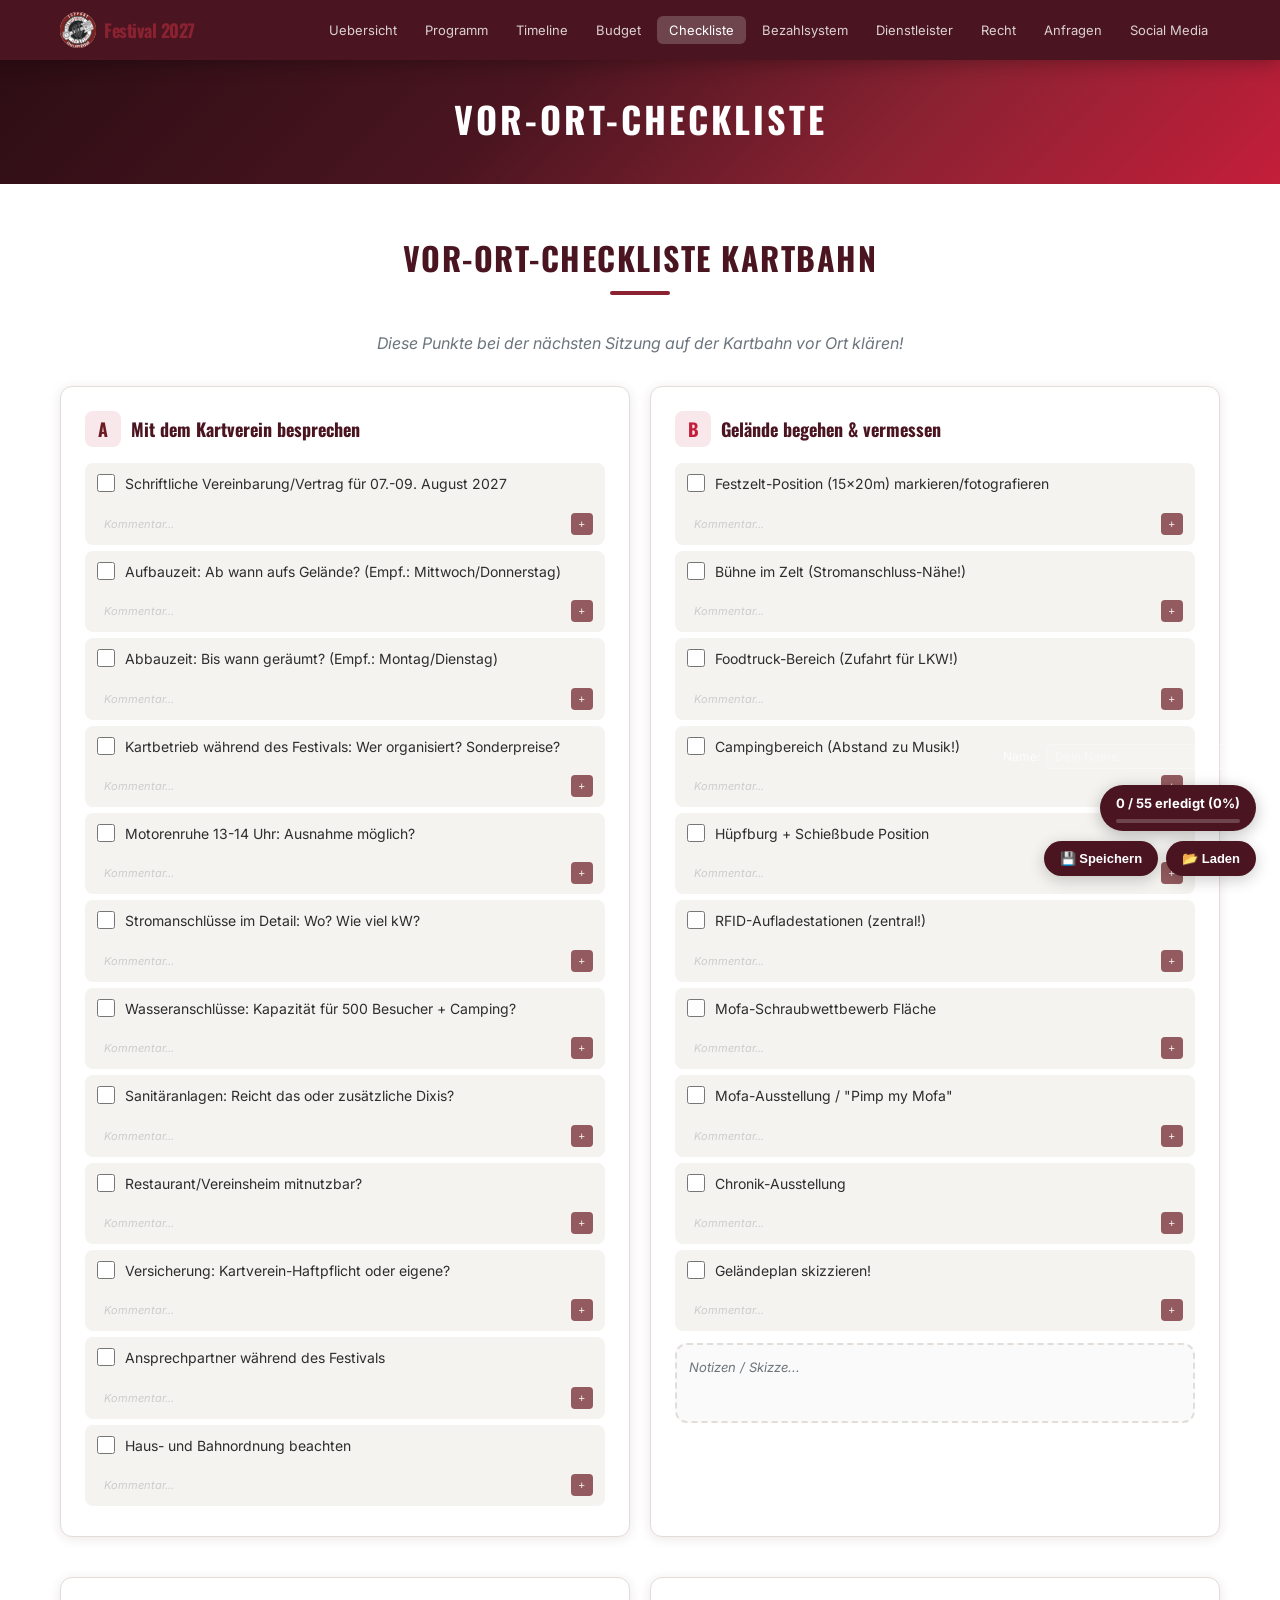
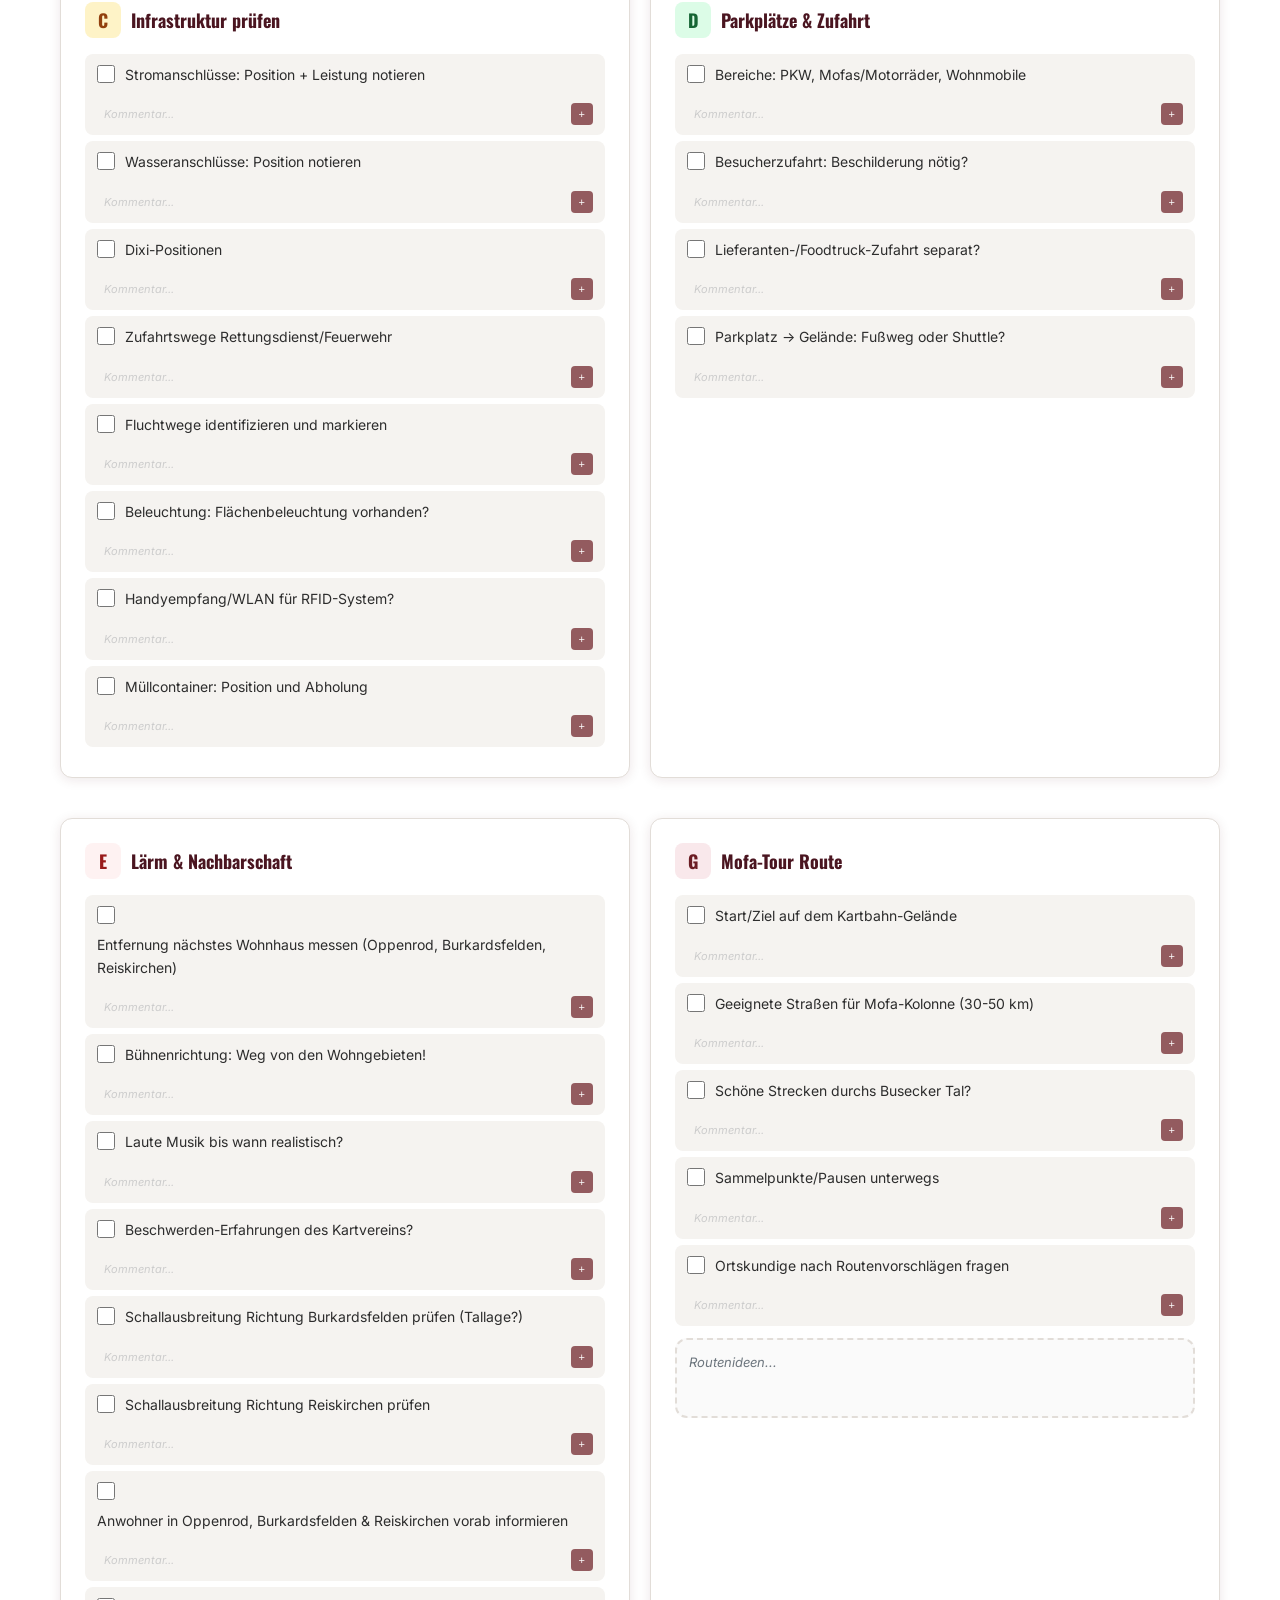
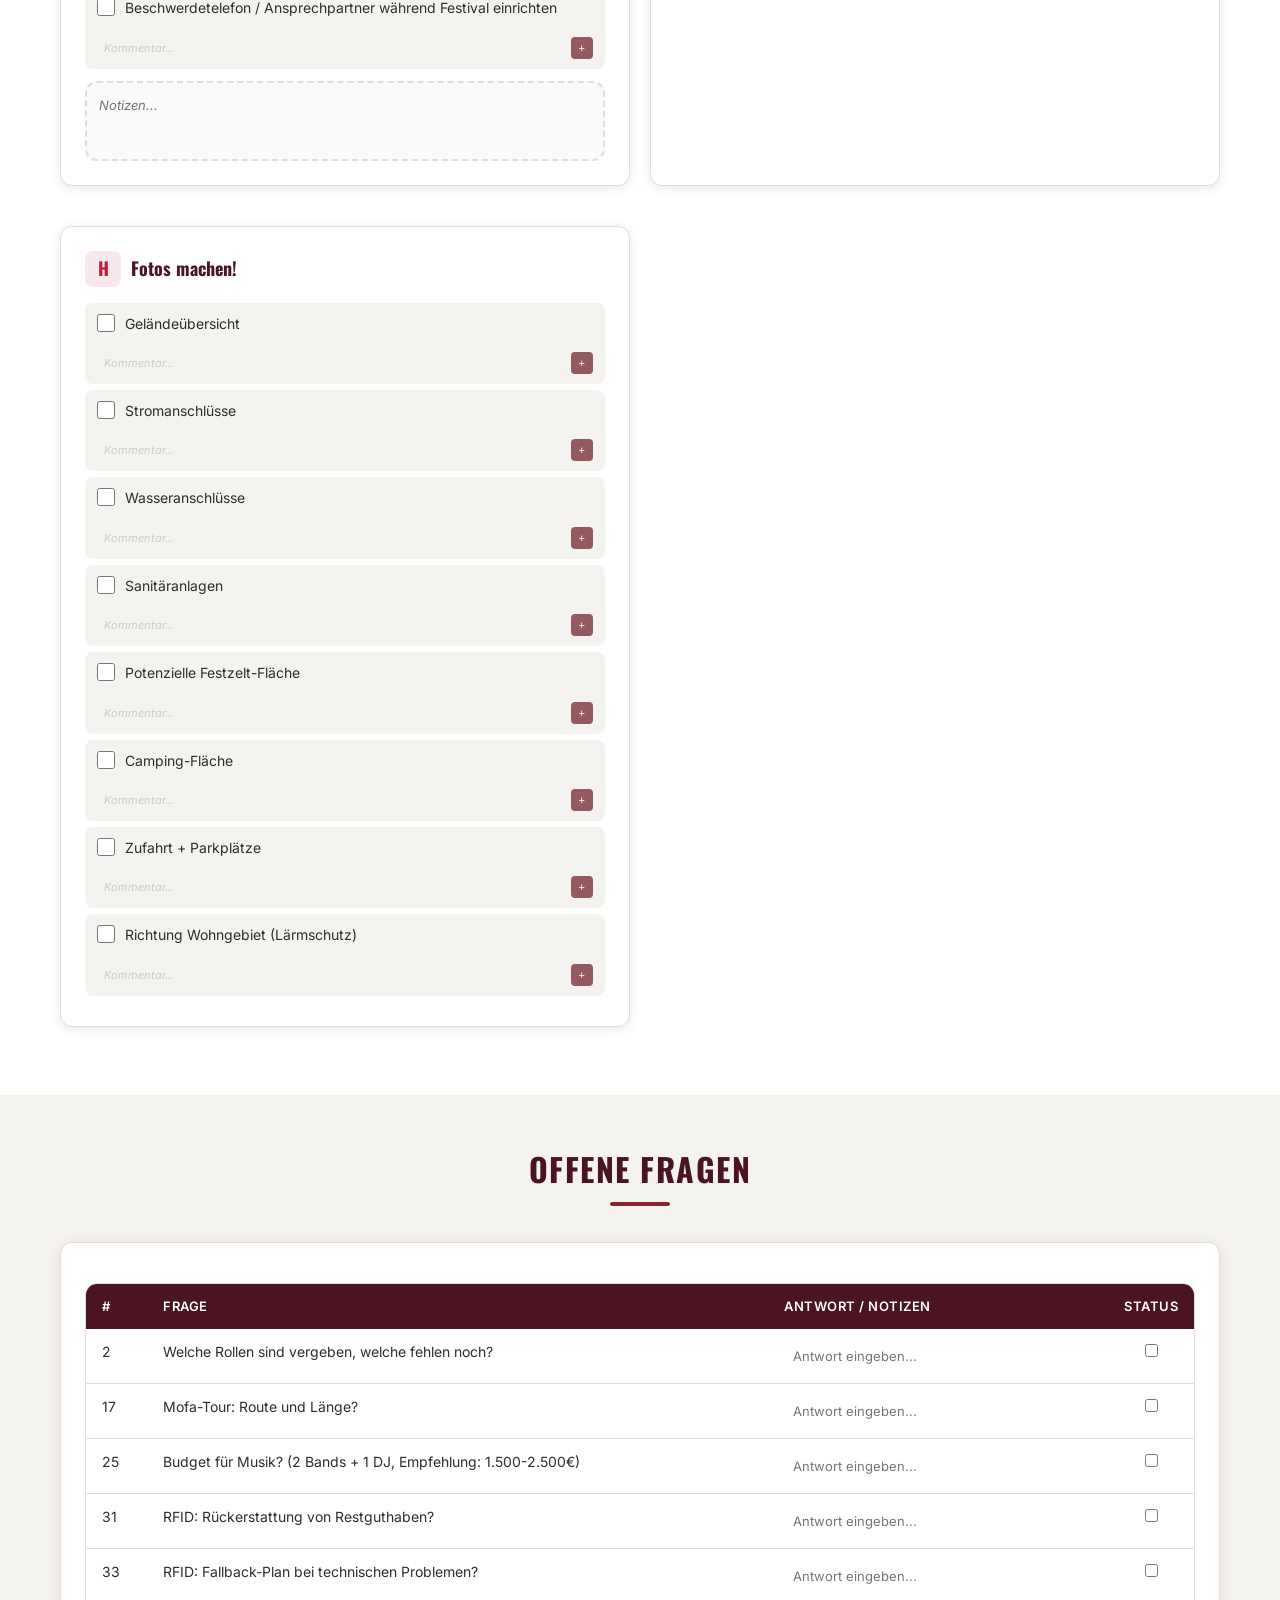
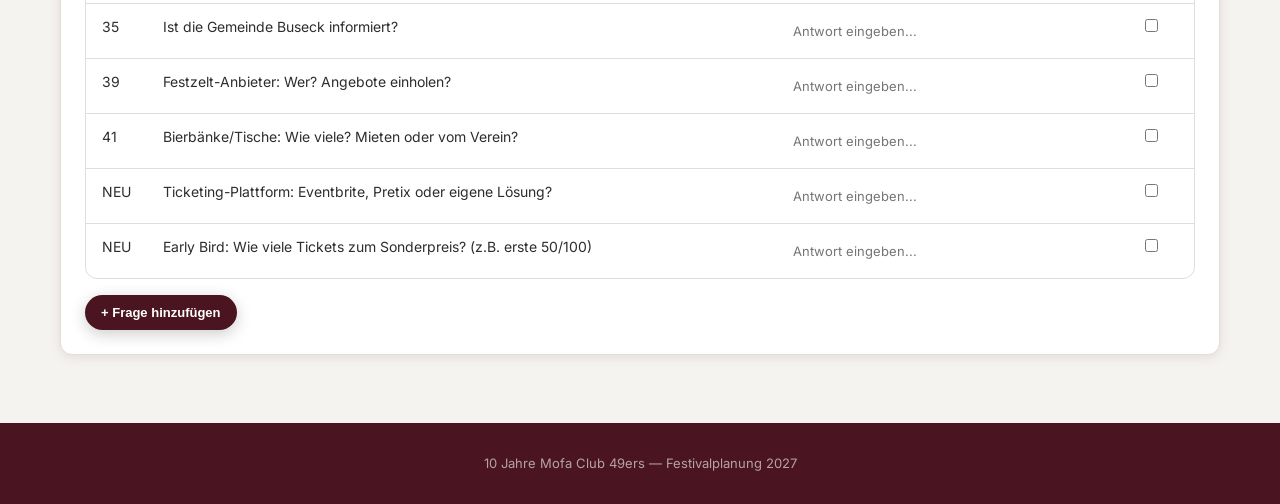
<file: checkliste.html>
<!DOCTYPE html>
<html lang="de">
<head>
<meta charset="UTF-8">
<meta name="viewport" content="width=device-width, initial-scale=1.0">
<title>Vor-Ort-Checkliste - 49ers Festival 2027</title>
<link rel="stylesheet" href="styles.css">
</head>
<body>

<div class="progress-bar" id="progressBar"></div>

<nav class="nav">
  <div class="nav-inner">
    <div class="nav-brand"><img src="Logos/49ers_logo.jpg" alt="49ers" style="height:36px;border-radius:50%;margin-right:8px;vertical-align:middle"><span>Festival 2027</span></div>
    <button class="burger" onclick="document.querySelector('.nav-links').classList.toggle('open')" aria-label="Menu">&#9776;</button>
    <ul class="nav-links">
      <li><a href="index.html">Uebersicht</a></li>
      <li><a href="programm.html">Programm</a></li>
      <li><a href="timeline.html">Timeline</a></li>
      <li><a href="budget.html">Budget</a></li>
      <li><a href="checkliste.html">Checkliste</a></li>
      <li><a href="bezahlsystem.html">Bezahlsystem</a></li>
      <li><a href="dienstleister.html">Dienstleister</a></li>
      <li><a href="genehmigungen.html">Recht</a></li>
      <li><a href="anfragen.html">Anfragen</a></li>
      <li><a href="socialmedia.html">Social Media</a></li>
    </ul>
  </div>
</nav>

<div class="hero" style="padding:30px 20px 24px">
  <h1 style="font-size:clamp(22px,4vw,36px)">Vor-Ort-Checkliste</h1>
</div>

<!-- ══════════════════ VOR-ORT-CHECKLISTE ══════════════════ -->
<section class="section" id="checkliste">
  <div class="container">
    <div class="section-header">
      <h2>Vor-Ort-Checkliste Kartbahn</h2>
      <div class="divider"></div>
    </div>
    <p style="text-align:center;color:var(--text-light);margin-bottom:30px"><em>Diese Punkte bei der n&auml;chsten Sitzung auf der Kartbahn vor Ort kl&auml;ren!</em></p>

    <div class="grid-2">
      <div class="card">
        <h3><span class="icon" style="background:#f9e8eb;color:var(--accent2)">A</span> Mit dem Kartverein besprechen</h3>
        <ul class="checklist">
          <li><input type="checkbox" data-id="chk-kartverein-vertrag"> Schriftliche Vereinbarung/Vertrag f&uuml;r 07.-09. August 2027<div class="comment-thread" data-comment-id="note-chk-kartverein-vertrag"><div class="comment-entries"></div><div class="comment-add"><input type="text" placeholder="Kommentar..."><button>+</button></div></div></li>
          <li><input type="checkbox" data-id="chk-kartverein-aufbau"> Aufbauzeit: Ab wann aufs Gel&auml;nde? (Empf.: Mittwoch/Donnerstag)<div class="comment-thread" data-comment-id="note-chk-kartverein-aufbau"><div class="comment-entries"></div><div class="comment-add"><input type="text" placeholder="Kommentar..."><button>+</button></div></div></li>
          <li><input type="checkbox" data-id="chk-kartverein-abbau"> Abbauzeit: Bis wann ger&auml;umt? (Empf.: Montag/Dienstag)<div class="comment-thread" data-comment-id="note-chk-kartverein-abbau"><div class="comment-entries"></div><div class="comment-add"><input type="text" placeholder="Kommentar..."><button>+</button></div></div></li>
          <li><input type="checkbox" data-id="chk-kartverein-kartbetrieb"> Kartbetrieb w&auml;hrend des Festivals: Wer organisiert? Sonderpreise?<div class="comment-thread" data-comment-id="note-chk-kartverein-kartbetrieb"><div class="comment-entries"></div><div class="comment-add"><input type="text" placeholder="Kommentar..."><button>+</button></div></div></li>
          <li><input type="checkbox" data-id="chk-kartverein-motorenruhe"> Motorenruhe 13-14 Uhr: Ausnahme m&ouml;glich?<div class="comment-thread" data-comment-id="note-chk-kartverein-motorenruhe"><div class="comment-entries"></div><div class="comment-add"><input type="text" placeholder="Kommentar..."><button>+</button></div></div></li>
          <li><input type="checkbox" data-id="chk-kartverein-strom"> Stromanschl&uuml;sse im Detail: Wo? Wie viel kW?<div class="comment-thread" data-comment-id="note-chk-kartverein-strom"><div class="comment-entries"></div><div class="comment-add"><input type="text" placeholder="Kommentar..."><button>+</button></div></div></li>
          <li><input type="checkbox" data-id="chk-kartverein-wasser"> Wasseranschl&uuml;sse: Kapazit&auml;t f&uuml;r 500 Besucher + Camping?<div class="comment-thread" data-comment-id="note-chk-kartverein-wasser"><div class="comment-entries"></div><div class="comment-add"><input type="text" placeholder="Kommentar..."><button>+</button></div></div></li>
          <li><input type="checkbox" data-id="chk-kartverein-sanitaer"> Sanit&auml;ranlagen: Reicht das oder zus&auml;tzliche Dixis?<div class="comment-thread" data-comment-id="note-chk-kartverein-sanitaer"><div class="comment-entries"></div><div class="comment-add"><input type="text" placeholder="Kommentar..."><button>+</button></div></div></li>
          <li><input type="checkbox" data-id="chk-kartverein-restaurant"> Restaurant/Vereinsheim mitnutzbar?<div class="comment-thread" data-comment-id="note-chk-kartverein-restaurant"><div class="comment-entries"></div><div class="comment-add"><input type="text" placeholder="Kommentar..."><button>+</button></div></div></li>
          <li><input type="checkbox" data-id="chk-kartverein-versicherung"> Versicherung: Kartverein-Haftpflicht oder eigene?<div class="comment-thread" data-comment-id="note-chk-kartverein-versicherung"><div class="comment-entries"></div><div class="comment-add"><input type="text" placeholder="Kommentar..."><button>+</button></div></div></li>
          <li><input type="checkbox" data-id="chk-kartverein-ansprechpartner"> Ansprechpartner w&auml;hrend des Festivals<div class="comment-thread" data-comment-id="note-chk-kartverein-ansprechpartner"><div class="comment-entries"></div><div class="comment-add"><input type="text" placeholder="Kommentar..."><button>+</button></div></div></li>
          <li><input type="checkbox" data-id="chk-kartverein-hausordnung"> Haus- und Bahnordnung beachten<div class="comment-thread" data-comment-id="note-chk-kartverein-hausordnung"><div class="comment-entries"></div><div class="comment-add"><input type="text" placeholder="Kommentar..."><button>+</button></div></div></li>
        </ul>
      </div>

      <div class="card">
        <h3><span class="icon" style="background:#f9e8eb;color:var(--accent-bright)">B</span> Gel&auml;nde begehen &amp; vermessen</h3>
        <ul class="checklist">
          <li><input type="checkbox" data-id="chk-gelaende-festzelt"> Festzelt-Position (15x20m) markieren/fotografieren<div class="comment-thread" data-comment-id="note-chk-gelaende-festzelt"><div class="comment-entries"></div><div class="comment-add"><input type="text" placeholder="Kommentar..."><button>+</button></div></div></li>
          <li><input type="checkbox" data-id="chk-gelaende-buehne"> B&uuml;hne im Zelt (Stromanschluss-N&auml;he!)<div class="comment-thread" data-comment-id="note-chk-gelaende-buehne"><div class="comment-entries"></div><div class="comment-add"><input type="text" placeholder="Kommentar..."><button>+</button></div></div></li>
          <li><input type="checkbox" data-id="chk-gelaende-foodtruck"> Foodtruck-Bereich (Zufahrt f&uuml;r LKW!)<div class="comment-thread" data-comment-id="note-chk-gelaende-foodtruck"><div class="comment-entries"></div><div class="comment-add"><input type="text" placeholder="Kommentar..."><button>+</button></div></div></li>
          <li><input type="checkbox" data-id="chk-gelaende-camping"> Campingbereich (Abstand zu Musik!)<div class="comment-thread" data-comment-id="note-chk-gelaende-camping"><div class="comment-entries"></div><div class="comment-add"><input type="text" placeholder="Kommentar..."><button>+</button></div></div></li>
          <li><input type="checkbox" data-id="chk-gelaende-huepfburg"> H&uuml;pfburg + Schie&szlig;bude Position<div class="comment-thread" data-comment-id="note-chk-gelaende-huepfburg"><div class="comment-entries"></div><div class="comment-add"><input type="text" placeholder="Kommentar..."><button>+</button></div></div></li>
          <li><input type="checkbox" data-id="chk-gelaende-rfid-stationen"> RFID-Aufladestationen (zentral!)<div class="comment-thread" data-comment-id="note-chk-gelaende-rfid-stationen"><div class="comment-entries"></div><div class="comment-add"><input type="text" placeholder="Kommentar..."><button>+</button></div></div></li>
          <li><input type="checkbox" data-id="chk-gelaende-schrauben"> Mofa-Schraubwettbewerb Fl&auml;che<div class="comment-thread" data-comment-id="note-chk-gelaende-schrauben"><div class="comment-entries"></div><div class="comment-add"><input type="text" placeholder="Kommentar..."><button>+</button></div></div></li>
          <li><input type="checkbox" data-id="chk-gelaende-ausstellung"> Mofa-Ausstellung / &quot;Pimp my Mofa&quot;<div class="comment-thread" data-comment-id="note-chk-gelaende-ausstellung"><div class="comment-entries"></div><div class="comment-add"><input type="text" placeholder="Kommentar..."><button>+</button></div></div></li>
          <li><input type="checkbox" data-id="chk-gelaende-chronik"> Chronik-Ausstellung<div class="comment-thread" data-comment-id="note-chk-gelaende-chronik"><div class="comment-entries"></div><div class="comment-add"><input type="text" placeholder="Kommentar..."><button>+</button></div></div></li>
          <li><input type="checkbox" data-id="chk-gelaende-plan"> Gel&auml;ndeplan skizzieren!<div class="comment-thread" data-comment-id="note-chk-gelaende-plan"><div class="comment-entries"></div><div class="comment-add"><input type="text" placeholder="Kommentar..."><button>+</button></div></div></li>
        </ul>
        <div class="notes-area">Notizen / Skizze...</div>
      </div>

      <div class="card">
        <h3><span class="icon" style="background:#fef3c7;color:#92400e">C</span> Infrastruktur pr&uuml;fen</h3>
        <ul class="checklist">
          <li><input type="checkbox" data-id="chk-infra-strom"> Stromanschl&uuml;sse: Position + Leistung notieren<div class="comment-thread" data-comment-id="note-chk-infra-strom"><div class="comment-entries"></div><div class="comment-add"><input type="text" placeholder="Kommentar..."><button>+</button></div></div></li>
          <li><input type="checkbox" data-id="chk-infra-wasser"> Wasseranschl&uuml;sse: Position notieren<div class="comment-thread" data-comment-id="note-chk-infra-wasser"><div class="comment-entries"></div><div class="comment-add"><input type="text" placeholder="Kommentar..."><button>+</button></div></div></li>
          <li><input type="checkbox" data-id="chk-infra-dixi"> Dixi-Positionen<div class="comment-thread" data-comment-id="note-chk-infra-dixi"><div class="comment-entries"></div><div class="comment-add"><input type="text" placeholder="Kommentar..."><button>+</button></div></div></li>
          <li><input type="checkbox" data-id="chk-infra-rettungsweg"> Zufahrtswege Rettungsdienst/Feuerwehr<div class="comment-thread" data-comment-id="note-chk-infra-rettungsweg"><div class="comment-entries"></div><div class="comment-add"><input type="text" placeholder="Kommentar..."><button>+</button></div></div></li>
          <li><input type="checkbox" data-id="chk-infra-fluchtwege"> Fluchtwege identifizieren und markieren<div class="comment-thread" data-comment-id="note-chk-infra-fluchtwege"><div class="comment-entries"></div><div class="comment-add"><input type="text" placeholder="Kommentar..."><button>+</button></div></div></li>
          <li><input type="checkbox" data-id="chk-infra-beleuchtung"> Beleuchtung: Fl&auml;chenbeleuchtung vorhanden?<div class="comment-thread" data-comment-id="note-chk-infra-beleuchtung"><div class="comment-entries"></div><div class="comment-add"><input type="text" placeholder="Kommentar..."><button>+</button></div></div></li>
          <li><input type="checkbox" data-id="chk-infra-wlan"> Handyempfang/WLAN f&uuml;r RFID-System?<div class="comment-thread" data-comment-id="note-chk-infra-wlan"><div class="comment-entries"></div><div class="comment-add"><input type="text" placeholder="Kommentar..."><button>+</button></div></div></li>
          <li><input type="checkbox" data-id="chk-infra-muell"> M&uuml;llcontainer: Position und Abholung<div class="comment-thread" data-comment-id="note-chk-infra-muell"><div class="comment-entries"></div><div class="comment-add"><input type="text" placeholder="Kommentar..."><button>+</button></div></div></li>
        </ul>
      </div>

      <div class="card">
        <h3><span class="icon" style="background:#dcfce7;color:#166534">D</span> Parkpl&auml;tze &amp; Zufahrt</h3>
        <ul class="checklist">
          <li><input type="checkbox" data-id="chk-park-bereiche"> Bereiche: PKW, Mofas/Motorr&auml;der, Wohnmobile<div class="comment-thread" data-comment-id="note-chk-park-bereiche"><div class="comment-entries"></div><div class="comment-add"><input type="text" placeholder="Kommentar..."><button>+</button></div></div></li>
          <li><input type="checkbox" data-id="chk-park-beschilderung"> Besucherzufahrt: Beschilderung n&ouml;tig?<div class="comment-thread" data-comment-id="note-chk-park-beschilderung"><div class="comment-entries"></div><div class="comment-add"><input type="text" placeholder="Kommentar..."><button>+</button></div></div></li>
          <li><input type="checkbox" data-id="chk-park-lieferanten"> Lieferanten-/Foodtruck-Zufahrt separat?<div class="comment-thread" data-comment-id="note-chk-park-lieferanten"><div class="comment-entries"></div><div class="comment-add"><input type="text" placeholder="Kommentar..."><button>+</button></div></div></li>
          <li><input type="checkbox" data-id="chk-park-shuttle"> Parkplatz &rarr; Gel&auml;nde: Fu&szlig;weg oder Shuttle?<div class="comment-thread" data-comment-id="note-chk-park-shuttle"><div class="comment-entries"></div><div class="comment-add"><input type="text" placeholder="Kommentar..."><button>+</button></div></div></li>
        </ul>
      </div>

      <div class="card">
        <h3><span class="icon" style="background:#fef2f2;color:#991b1b">E</span> L&auml;rm &amp; Nachbarschaft</h3>
        <ul class="checklist">
          <li><input type="checkbox" data-id="chk-laerm-abstand"> Entfernung n&auml;chstes Wohnhaus messen (Oppenrod, Burkardsfelden, Reiskirchen)<div class="comment-thread" data-comment-id="note-chk-laerm-abstand"><div class="comment-entries"></div><div class="comment-add"><input type="text" placeholder="Kommentar..."><button>+</button></div></div></li>
          <li><input type="checkbox" data-id="chk-laerm-buehnenrichtung"> B&uuml;hnenrichtung: Weg von den Wohngebieten!<div class="comment-thread" data-comment-id="note-chk-laerm-buehnenrichtung"><div class="comment-entries"></div><div class="comment-add"><input type="text" placeholder="Kommentar..."><button>+</button></div></div></li>
          <li><input type="checkbox" data-id="chk-laerm-musikende"> Laute Musik bis wann realistisch?<div class="comment-thread" data-comment-id="note-chk-laerm-musikende"><div class="comment-entries"></div><div class="comment-add"><input type="text" placeholder="Kommentar..."><button>+</button></div></div></li>
          <li><input type="checkbox" data-id="chk-laerm-erfahrung"> Beschwerden-Erfahrungen des Kartvereins?<div class="comment-thread" data-comment-id="note-chk-laerm-erfahrung"><div class="comment-entries"></div><div class="comment-add"><input type="text" placeholder="Kommentar..."><button>+</button></div></div></li>
          <li><input type="checkbox" data-id="chk-laerm-burkardsfelden"> Schallausbreitung Richtung Burkardsfelden pr&uuml;fen (Tallage?)<div class="comment-thread" data-comment-id="note-chk-laerm-burkardsfelden"><div class="comment-entries"></div><div class="comment-add"><input type="text" placeholder="Kommentar..."><button>+</button></div></div></li>
          <li><input type="checkbox" data-id="chk-laerm-reiskirchen"> Schallausbreitung Richtung Reiskirchen pr&uuml;fen<div class="comment-thread" data-comment-id="note-chk-laerm-reiskirchen"><div class="comment-entries"></div><div class="comment-add"><input type="text" placeholder="Kommentar..."><button>+</button></div></div></li>
          <li><input type="checkbox" data-id="chk-laerm-anwohner"> Anwohner in Oppenrod, Burkardsfelden &amp; Reiskirchen vorab informieren<div class="comment-thread" data-comment-id="note-chk-laerm-anwohner"><div class="comment-entries"></div><div class="comment-add"><input type="text" placeholder="Kommentar..."><button>+</button></div></div></li>
          <li><input type="checkbox" data-id="chk-laerm-beschwerde"> Beschwerdetelefon / Ansprechpartner w&auml;hrend Festival einrichten<div class="comment-thread" data-comment-id="note-chk-laerm-beschwerde"><div class="comment-entries"></div><div class="comment-add"><input type="text" placeholder="Kommentar..."><button>+</button></div></div></li>
        </ul>
        <div class="notes-area">Notizen...</div>
      </div>

      <div class="card">
        <h3><span class="icon" style="background:#f9e8eb;color:var(--accent2)">G</span> Mofa-Tour Route</h3>
        <ul class="checklist">
          <li><input type="checkbox" data-id="chk-tour-startziel"> Start/Ziel auf dem Kartbahn-Gel&auml;nde<div class="comment-thread" data-comment-id="note-chk-tour-startziel"><div class="comment-entries"></div><div class="comment-add"><input type="text" placeholder="Kommentar..."><button>+</button></div></div></li>
          <li><input type="checkbox" data-id="chk-tour-strassen"> Geeignete Stra&szlig;en f&uuml;r Mofa-Kolonne (30-50 km)<div class="comment-thread" data-comment-id="note-chk-tour-strassen"><div class="comment-entries"></div><div class="comment-add"><input type="text" placeholder="Kommentar..."><button>+</button></div></div></li>
          <li><input type="checkbox" data-id="chk-tour-buseckertal"> Sch&ouml;ne Strecken durchs Busecker Tal?<div class="comment-thread" data-comment-id="note-chk-tour-buseckertal"><div class="comment-entries"></div><div class="comment-add"><input type="text" placeholder="Kommentar..."><button>+</button></div></div></li>
          <li><input type="checkbox" data-id="chk-tour-sammelpunkte"> Sammelpunkte/Pausen unterwegs<div class="comment-thread" data-comment-id="note-chk-tour-sammelpunkte"><div class="comment-entries"></div><div class="comment-add"><input type="text" placeholder="Kommentar..."><button>+</button></div></div></li>
          <li><input type="checkbox" data-id="chk-tour-ortskundige"> Ortskundige nach Routenvorschl&auml;gen fragen<div class="comment-thread" data-comment-id="note-chk-tour-ortskundige"><div class="comment-entries"></div><div class="comment-add"><input type="text" placeholder="Kommentar..."><button>+</button></div></div></li>
        </ul>
        <div class="notes-area">Routenideen...</div>
      </div>

      <div class="card">
        <h3><span class="icon" style="background:#f9e8eb;color:var(--accent-bright)">H</span> Fotos machen!</h3>
        <ul class="checklist">
          <li><input type="checkbox" data-id="chk-foto-uebersicht"> Gel&auml;nde&uuml;bersicht<div class="comment-thread" data-comment-id="note-chk-foto-uebersicht"><div class="comment-entries"></div><div class="comment-add"><input type="text" placeholder="Kommentar..."><button>+</button></div></div></li>
          <li><input type="checkbox" data-id="chk-foto-strom"> Stromanschl&uuml;sse<div class="comment-thread" data-comment-id="note-chk-foto-strom"><div class="comment-entries"></div><div class="comment-add"><input type="text" placeholder="Kommentar..."><button>+</button></div></div></li>
          <li><input type="checkbox" data-id="chk-foto-wasser"> Wasseranschl&uuml;sse<div class="comment-thread" data-comment-id="note-chk-foto-wasser"><div class="comment-entries"></div><div class="comment-add"><input type="text" placeholder="Kommentar..."><button>+</button></div></div></li>
          <li><input type="checkbox" data-id="chk-foto-sanitaer"> Sanit&auml;ranlagen<div class="comment-thread" data-comment-id="note-chk-foto-sanitaer"><div class="comment-entries"></div><div class="comment-add"><input type="text" placeholder="Kommentar..."><button>+</button></div></div></li>
          <li><input type="checkbox" data-id="chk-foto-festzelt"> Potenzielle Festzelt-Fl&auml;che<div class="comment-thread" data-comment-id="note-chk-foto-festzelt"><div class="comment-entries"></div><div class="comment-add"><input type="text" placeholder="Kommentar..."><button>+</button></div></div></li>
          <li><input type="checkbox" data-id="chk-foto-camping"> Camping-Fl&auml;che<div class="comment-thread" data-comment-id="note-chk-foto-camping"><div class="comment-entries"></div><div class="comment-add"><input type="text" placeholder="Kommentar..."><button>+</button></div></div></li>
          <li><input type="checkbox" data-id="chk-foto-zufahrt"> Zufahrt + Parkpl&auml;tze<div class="comment-thread" data-comment-id="note-chk-foto-zufahrt"><div class="comment-entries"></div><div class="comment-add"><input type="text" placeholder="Kommentar..."><button>+</button></div></div></li>
          <li><input type="checkbox" data-id="chk-foto-laerm"> Richtung Wohngebiet (L&auml;rmschutz)<div class="comment-thread" data-comment-id="note-chk-foto-laerm"><div class="comment-entries"></div><div class="comment-add"><input type="text" placeholder="Kommentar..."><button>+</button></div></div></li>
        </ul>
      </div>
    </div>
  </div>
</section>

<!-- ══════════════════ OFFENE FRAGEN ══════════════════ -->
<section class="section" id="fragen">
  <div class="container">
    <div class="section-header">
      <h2>Offene Fragen</h2>
      <div class="divider"></div>
    </div>

    <div class="card">
      <div class="table-wrap">
        <table>
          <tr><th style="width:40px">#</th><th>Frage</th><th style="min-width:220px">Antwort / Notizen</th><th style="width:60px">Status</th></tr>
          <tr><td>2</td><td>Welche Rollen sind vergeben, welche fehlen noch?</td><td><input type="text" class="budget-note fragen-input" data-frage-id="frage-2" placeholder="Antwort eingeben..."></td><td style="text-align:center"><input type="checkbox" class="fragen-check" data-frage-id="frage-2-done"></td></tr>
          <tr><td>17</td><td>Mofa-Tour: Route und L&auml;nge?</td><td><input type="text" class="budget-note fragen-input" data-frage-id="frage-17" placeholder="Antwort eingeben..."></td><td style="text-align:center"><input type="checkbox" class="fragen-check" data-frage-id="frage-17-done"></td></tr>
          <tr><td>25</td><td>Budget f&uuml;r Musik? (2 Bands + 1 DJ, Empfehlung: 1.500-2.500&euro;)</td><td><input type="text" class="budget-note fragen-input" data-frage-id="frage-25" placeholder="Antwort eingeben..."></td><td style="text-align:center"><input type="checkbox" class="fragen-check" data-frage-id="frage-25-done"></td></tr>
          <tr><td>31</td><td>RFID: R&uuml;ckerstattung von Restguthaben?</td><td><input type="text" class="budget-note fragen-input" data-frage-id="frage-31" placeholder="Antwort eingeben..."></td><td style="text-align:center"><input type="checkbox" class="fragen-check" data-frage-id="frage-31-done"></td></tr>
          <tr><td>33</td><td>RFID: Fallback-Plan bei technischen Problemen?</td><td><input type="text" class="budget-note fragen-input" data-frage-id="frage-33" placeholder="Antwort eingeben..."></td><td style="text-align:center"><input type="checkbox" class="fragen-check" data-frage-id="frage-33-done"></td></tr>
          <tr><td>35</td><td>Ist die Gemeinde Buseck informiert?</td><td><input type="text" class="budget-note fragen-input" data-frage-id="frage-35" placeholder="Antwort eingeben..."></td><td style="text-align:center"><input type="checkbox" class="fragen-check" data-frage-id="frage-35-done"></td></tr>
          <tr><td>39</td><td>Festzelt-Anbieter: Wer? Angebote einholen?</td><td><input type="text" class="budget-note fragen-input" data-frage-id="frage-39" placeholder="Antwort eingeben..."></td><td style="text-align:center"><input type="checkbox" class="fragen-check" data-frage-id="frage-39-done"></td></tr>
          <tr><td>41</td><td>Bierb&auml;nke/Tische: Wie viele? Mieten oder vom Verein?</td><td><input type="text" class="budget-note fragen-input" data-frage-id="frage-41" placeholder="Antwort eingeben..."></td><td style="text-align:center"><input type="checkbox" class="fragen-check" data-frage-id="frage-41-done"></td></tr>
          <tr><td>NEU</td><td>Ticketing-Plattform: Eventbrite, Pretix oder eigene L&ouml;sung?</td><td><input type="text" class="budget-note fragen-input" data-frage-id="frage-ticket" placeholder="Antwort eingeben..."></td><td style="text-align:center"><input type="checkbox" class="fragen-check" data-frage-id="frage-ticket-done"></td></tr>
          <tr><td>NEU</td><td>Early Bird: Wie viele Tickets zum Sonderpreis? (z.B. erste 50/100)</td><td><input type="text" class="budget-note fragen-input" data-frage-id="frage-earlybird" placeholder="Antwort eingeben..."></td><td style="text-align:center"><input type="checkbox" class="fragen-check" data-frage-id="frage-earlybird-done"></td></tr>
        </table>
      </div>
      <div style="margin-top:12px">
        <button class="fab-btn" onclick="addFrage()" style="font-size:13px">+ Frage hinzuf&uuml;gen</button>
      </div>
    </div>
  </div>
</section>

<div class="fab-panel" id="fabPanel">
  <div class="fab-name">
    <label>Name:</label>
    <input type="text" id="fab-username" placeholder="Dein Name...">
  </div>
  <div class="fab-progress">
    <span id="progressText">0 / 0 erledigt (0%)</span>
    <div class="fab-progress-bar"><div class="fab-progress-fill" id="progressFill"></div></div>
  </div>
  <div style="display:flex;gap:8px">
    <button class="fab-btn" onclick="exportJSON()" title="Status als JSON speichern">&#128190; Speichern</button>
    <button class="fab-btn" onclick="document.getElementById('jsonImport').click()" title="Status aus JSON laden">&#128194; Laden</button>
    <input type="file" id="jsonImport" accept=".json" style="display:none" onchange="importJSON(event)">
  </div>
</div>

<footer class="footer">10 Jahre Mofa Club 49ers &mdash; Festivalplanung 2027</footer>

<script src="festival.js"></script>
<script>
// Offene Fragen Persistenz
function saveFragen() {
  const data = {};
  document.querySelectorAll('.fragen-input').forEach(el => {
    if (el.value.trim()) data[el.dataset.frageId] = el.value;
  });
  document.querySelectorAll('.fragen-check').forEach(el => {
    if (el.checked) data[el.dataset.frageId] = true;
  });
  localStorage.setItem('festival49ers_fragen', JSON.stringify(data));
}

function loadFragen() {
  try {
    const saved = localStorage.getItem('festival49ers_fragen');
    if (saved) {
      const data = JSON.parse(saved);
      Object.entries(data).forEach(([id, val]) => {
        const input = document.querySelector(`.fragen-input[data-frage-id="${id}"]`);
        if (input) { input.value = val; return; }
        const check = document.querySelector(`.fragen-check[data-frage-id="${id}"]`);
        if (check && val === true) check.checked = true;
      });
    }
  } catch(e) {}
}

let fragenTimer;
document.querySelectorAll('.fragen-input, .fragen-check').forEach(el => {
  el.addEventListener('input', () => {
    clearTimeout(fragenTimer);
    fragenTimer = setTimeout(saveFragen, 500);
  });
  el.addEventListener('change', () => {
    clearTimeout(fragenTimer);
    fragenTimer = setTimeout(saveFragen, 500);
  });
});

let frageCount = 0;
function addFrage() {
  frageCount++;
  const table = document.querySelector('#fragen table');
  const row = document.createElement('tr');
  row.innerHTML = `
    <td>NEU</td>
    <td><input type="text" class="budget-note fragen-input" data-frage-id="frage-custom-${frageCount}-text" placeholder="Frage eingeben..." style="font-weight:600"></td>
    <td><input type="text" class="budget-note fragen-input" data-frage-id="frage-custom-${frageCount}" placeholder="Antwort eingeben..."></td>
    <td style="text-align:center"><input type="checkbox" class="fragen-check" data-frage-id="frage-custom-${frageCount}-done"></td>
  `;
  table.appendChild(row);
  row.querySelectorAll('.fragen-input, .fragen-check').forEach(el => {
    el.addEventListener('input', () => { clearTimeout(fragenTimer); fragenTimer = setTimeout(saveFragen, 500); });
    el.addEventListener('change', () => { clearTimeout(fragenTimer); fragenTimer = setTimeout(saveFragen, 500); });
  });
}

loadFragen();
</script>
</body>
</html>
</file>
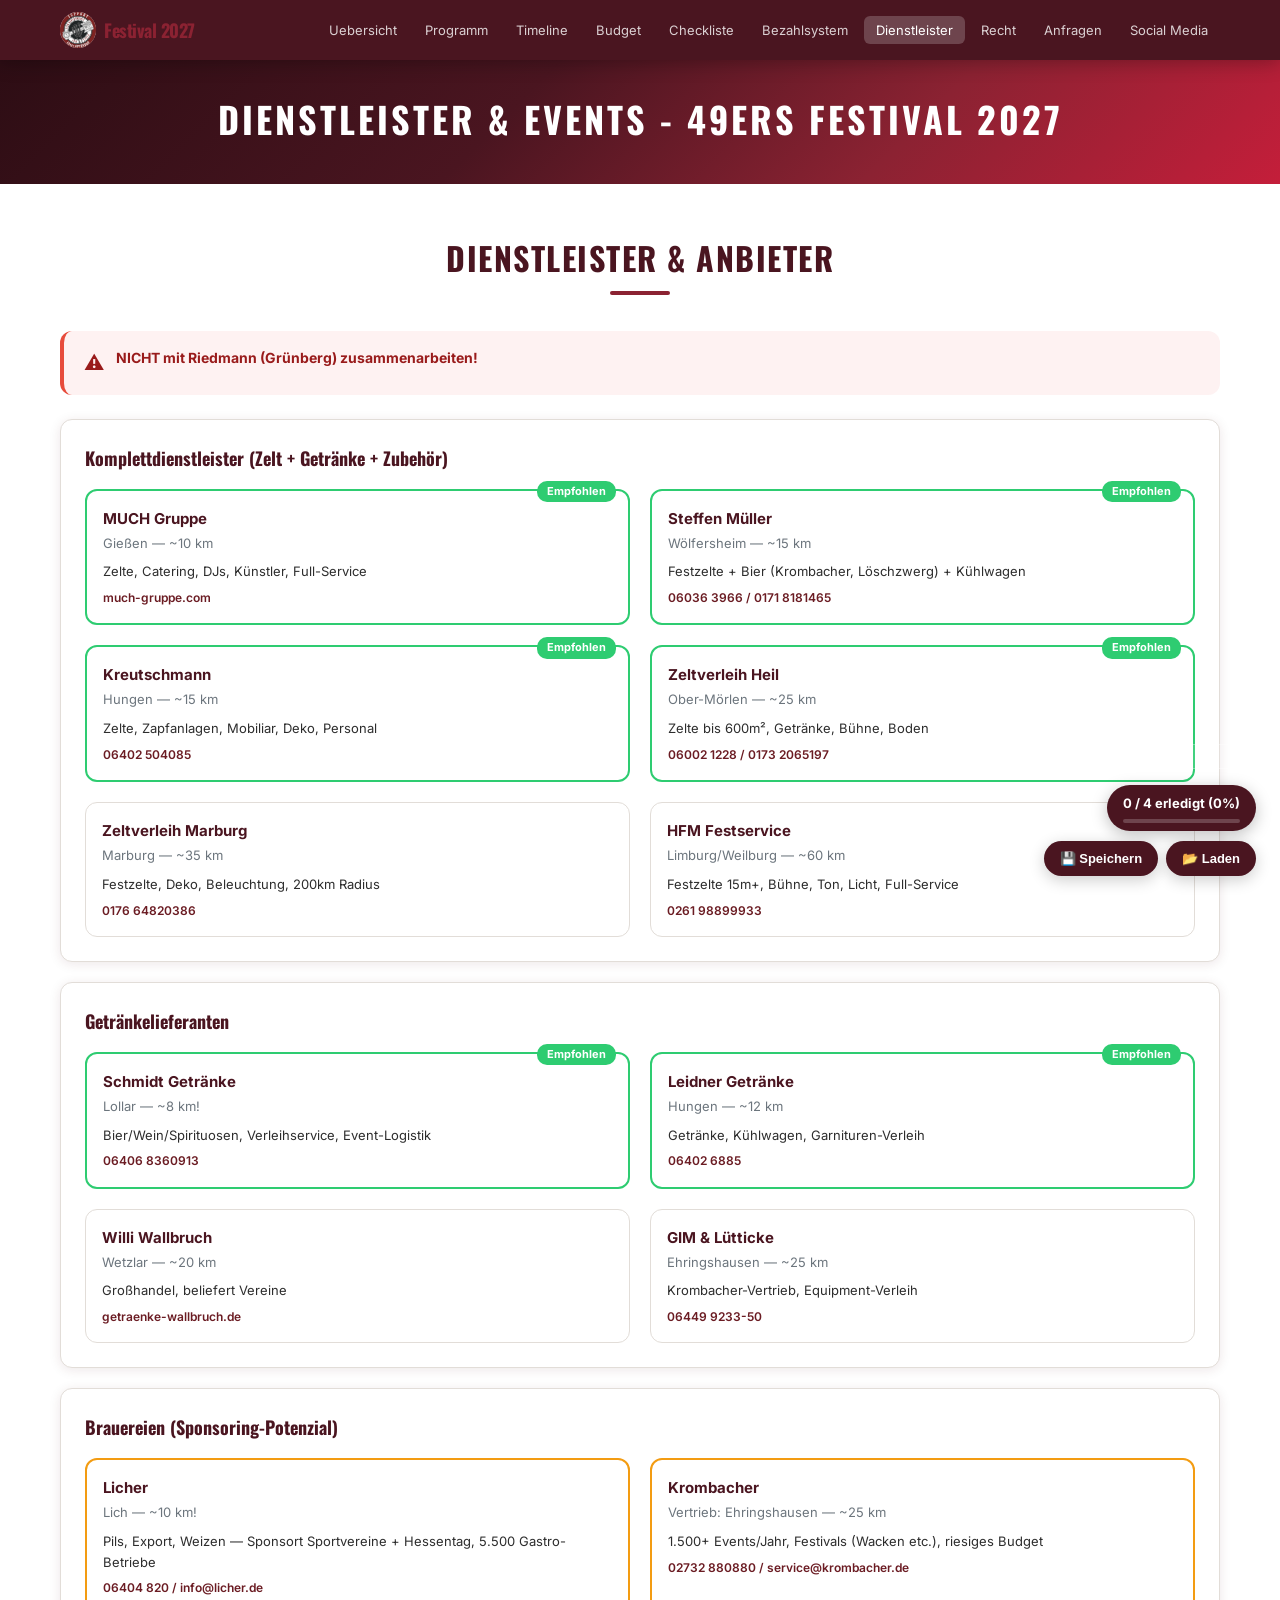
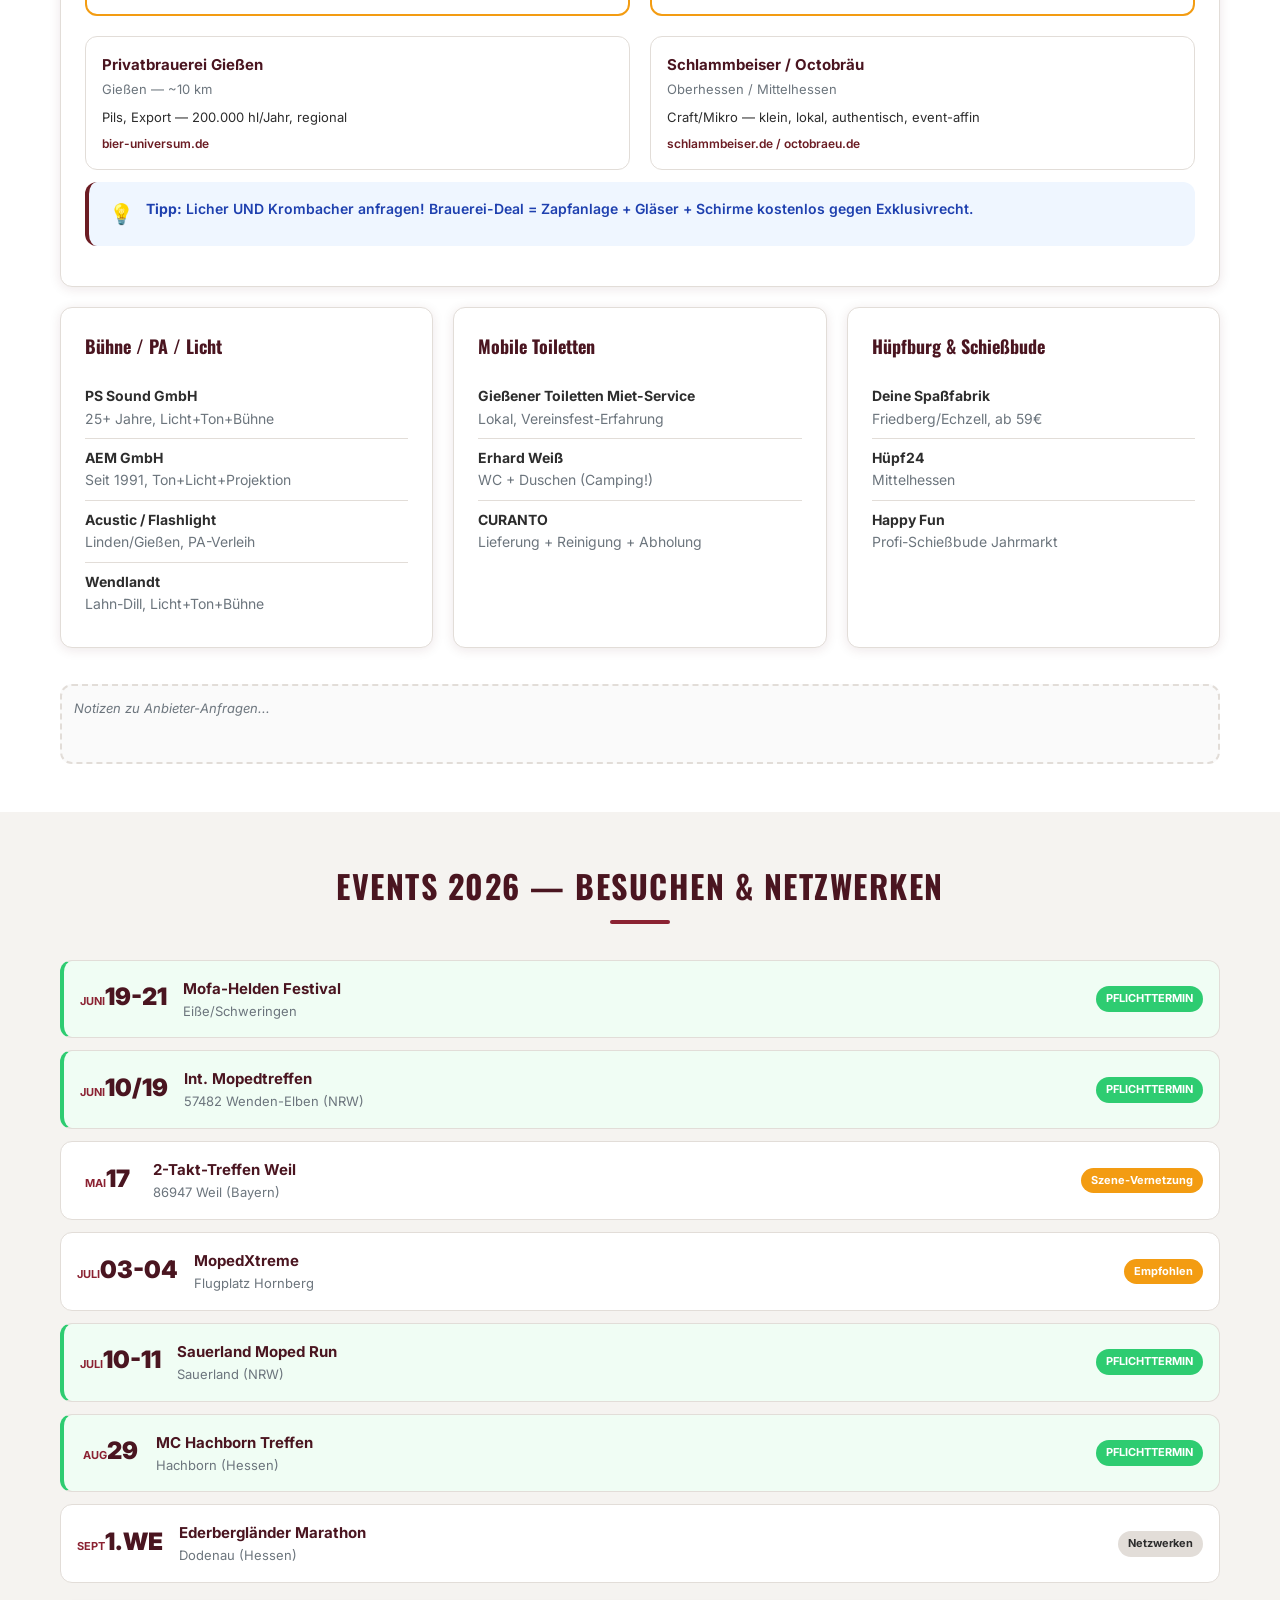
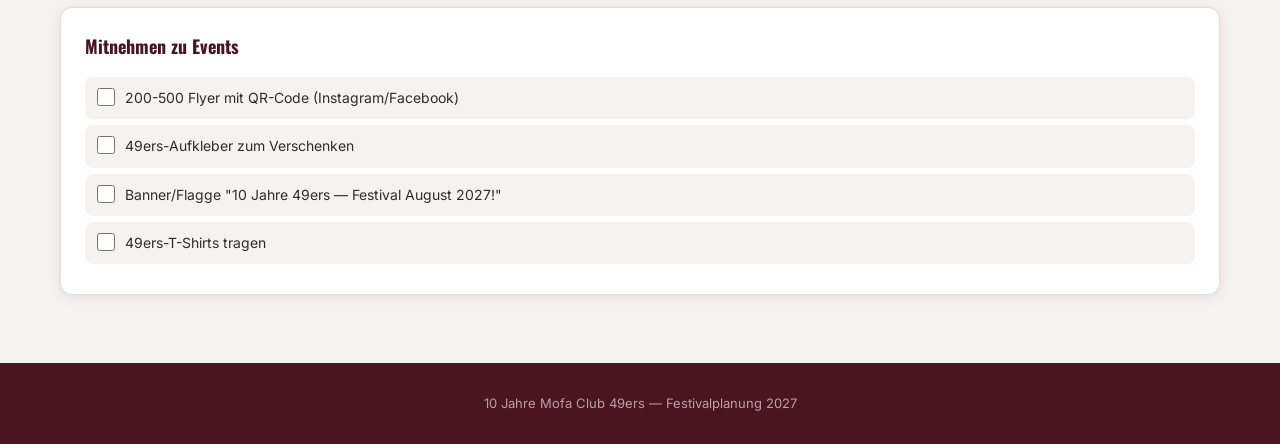
<file: dienstleister.html>
<!DOCTYPE html>
<html lang="de">
<head>
<meta charset="UTF-8">
<meta name="viewport" content="width=device-width, initial-scale=1.0">
<title>Dienstleister &amp; Events - 49ers Festival 2027</title>
<link rel="stylesheet" href="styles.css">
</head>
<body>

<!-- Progress Bar -->
<div class="progress-bar" id="progressBar"></div>

<!-- Navigation -->
<nav class="nav">
  <div class="nav-inner">
    <div class="nav-brand"><img src="Logos/49ers_logo.jpg" alt="49ers" style="height:36px;border-radius:50%;margin-right:8px;vertical-align:middle"><span>Festival 2027</span></div>
    <button class="burger" onclick="document.querySelector('.nav-links').classList.toggle('open')" aria-label="Menu">&#9776;</button>
    <ul class="nav-links">
      <li><a href="index.html">Uebersicht</a></li>
      <li><a href="programm.html">Programm</a></li>
      <li><a href="timeline.html">Timeline</a></li>
      <li><a href="budget.html">Budget</a></li>
      <li><a href="checkliste.html">Checkliste</a></li>
      <li><a href="bezahlsystem.html">Bezahlsystem</a></li>
      <li><a href="dienstleister.html">Dienstleister</a></li>
      <li><a href="genehmigungen.html">Recht</a></li>
      <li><a href="anfragen.html">Anfragen</a></li>
      <li><a href="socialmedia.html">Social Media</a></li>
    </ul>
  </div>
</nav>

<!-- Hero -->
<div class="hero" style="padding:30px 20px 24px">
  <h1 style="font-size:clamp(22px,4vw,36px)">Dienstleister &amp; Events - 49ers Festival 2027</h1>
</div>

<!-- ══════════════════ DIENSTLEISTER ══════════════════ -->
<section class="section" id="dienstleister">
  <div class="container">
    <div class="section-header">
      <h2>Dienstleister &amp; Anbieter</h2>
      <div class="divider"></div>
    </div>

    <div class="alert-box alert-danger" style="margin-bottom:24px">
      <span class="alert-icon">&#9888;</span>
      <span><strong>NICHT mit Riedmann (Gr&uuml;nberg) zusammenarbeiten!</strong></span>
    </div>

    <!-- Komplettdienstleister -->
    <div class="card" style="margin-bottom:20px">
      <h3>Komplettdienstleister (Zelt + Getr&auml;nke + Zubeh&ouml;r)</h3>
      <div class="grid-2">
        <div class="provider-card recommended">
          <div class="provider-name">MUCH Gruppe</div>
          <div class="provider-location">Gie&szlig;en &mdash; ~10 km</div>
          <div class="provider-details">Zelte, Catering, DJs, K&uuml;nstler, Full-Service</div>
          <div class="provider-contact">much-gruppe.com</div>
        </div>
        <div class="provider-card recommended">
          <div class="provider-name">Steffen M&uuml;ller</div>
          <div class="provider-location">W&ouml;lfersheim &mdash; ~15 km</div>
          <div class="provider-details">Festzelte + Bier (Krombacher, L&ouml;schzwerg) + K&uuml;hlwagen</div>
          <div class="provider-contact">06036 3966 / 0171 8181465</div>
        </div>
        <div class="provider-card recommended">
          <div class="provider-name">Kreutschmann</div>
          <div class="provider-location">Hungen &mdash; ~15 km</div>
          <div class="provider-details">Zelte, Zapfanlagen, Mobiliar, Deko, Personal</div>
          <div class="provider-contact">06402 504085</div>
        </div>
        <div class="provider-card recommended">
          <div class="provider-name">Zeltverleih Heil</div>
          <div class="provider-location">Ober-M&ouml;rlen &mdash; ~25 km</div>
          <div class="provider-details">Zelte bis 600m&sup2;, Getr&auml;nke, B&uuml;hne, Boden</div>
          <div class="provider-contact">06002 1228 / 0173 2065197</div>
        </div>
        <div class="provider-card">
          <div class="provider-name">Zeltverleih Marburg</div>
          <div class="provider-location">Marburg &mdash; ~35 km</div>
          <div class="provider-details">Festzelte, Deko, Beleuchtung, 200km Radius</div>
          <div class="provider-contact">0176 64820386</div>
        </div>
        <div class="provider-card">
          <div class="provider-name">HFM Festservice</div>
          <div class="provider-location">Limburg/Weilburg &mdash; ~60 km</div>
          <div class="provider-details">Festzelte 15m+, B&uuml;hne, Ton, Licht, Full-Service</div>
          <div class="provider-contact">0261 98899933</div>
        </div>
      </div>
    </div>

    <!-- Getr&auml;nke -->
    <div class="card" style="margin-bottom:20px">
      <h3>Getr&auml;nkelieferanten</h3>
      <div class="grid-2">
        <div class="provider-card recommended">
          <div class="provider-name">Schmidt Getr&auml;nke</div>
          <div class="provider-location">Lollar &mdash; ~8 km!</div>
          <div class="provider-details">Bier/Wein/Spirituosen, Verleihservice, Event-Logistik</div>
          <div class="provider-contact">06406 8360913</div>
        </div>
        <div class="provider-card recommended">
          <div class="provider-name">Leidner Getr&auml;nke</div>
          <div class="provider-location">Hungen &mdash; ~12 km</div>
          <div class="provider-details">Getr&auml;nke, K&uuml;hlwagen, Garnituren-Verleih</div>
          <div class="provider-contact">06402 6885</div>
        </div>
        <div class="provider-card">
          <div class="provider-name">Willi Wallbruch</div>
          <div class="provider-location">Wetzlar &mdash; ~20 km</div>
          <div class="provider-details">Gro&szlig;handel, beliefert Vereine</div>
          <div class="provider-contact">getraenke-wallbruch.de</div>
        </div>
        <div class="provider-card">
          <div class="provider-name">GIM &amp; L&uuml;tticke</div>
          <div class="provider-location">Ehringshausen &mdash; ~25 km</div>
          <div class="provider-details">Krombacher-Vertrieb, Equipment-Verleih</div>
          <div class="provider-contact">06449 9233-50</div>
        </div>
      </div>
    </div>

    <!-- Brauereien -->
    <div class="card" style="margin-bottom:20px">
      <h3>Brauereien (Sponsoring-Potenzial)</h3>
      <div class="grid-2">
        <div class="provider-card" style="border-color:var(--warning);border-width:2px">
          <div class="provider-name">Licher</div>
          <div class="provider-location">Lich &mdash; ~10 km!</div>
          <div class="provider-details">Pils, Export, Weizen &mdash; Sponsort Sportvereine + Hessentag, 5.500 Gastro-Betriebe</div>
          <div class="provider-contact">06404 820 / info@licher.de</div>
        </div>
        <div class="provider-card" style="border-color:var(--warning);border-width:2px">
          <div class="provider-name">Krombacher</div>
          <div class="provider-location">Vertrieb: Ehringshausen &mdash; ~25 km</div>
          <div class="provider-details">1.500+ Events/Jahr, Festivals (Wacken etc.), riesiges Budget</div>
          <div class="provider-contact">02732 880880 / service@krombacher.de</div>
        </div>
        <div class="provider-card">
          <div class="provider-name">Privatbrauerei Gie&szlig;en</div>
          <div class="provider-location">Gie&szlig;en &mdash; ~10 km</div>
          <div class="provider-details">Pils, Export &mdash; 200.000 hl/Jahr, regional</div>
          <div class="provider-contact">bier-universum.de</div>
        </div>
        <div class="provider-card">
          <div class="provider-name">Schlammbeiser / Octobr&auml;u</div>
          <div class="provider-location">Oberhessen / Mittelhessen</div>
          <div class="provider-details">Craft/Mikro &mdash; klein, lokal, authentisch, event-affin</div>
          <div class="provider-contact">schlammbeiser.de / octobraeu.de</div>
        </div>
      </div>
      <div class="alert-box alert-info" style="margin-top:12px">
        <span class="alert-icon">&#128161;</span>
        <span><strong>Tipp:</strong> Licher UND Krombacher anfragen! Brauerei-Deal = Zapfanlage + Gl&auml;ser + Schirme kostenlos gegen Exklusivrecht.</span>
      </div>
    </div>

    <!-- Weitere Dienstleister -->
    <div class="grid-3">
      <div class="card">
        <h3>B&uuml;hne / PA / Licht</h3>
        <ul style="list-style:none;padding:0;font-size:14px">
          <li style="padding:8px 0;border-bottom:1px solid var(--border)"><strong>PS Sound GmbH</strong><br><span style="color:var(--text-light)">25+ Jahre, Licht+Ton+B&uuml;hne</span></li>
          <li style="padding:8px 0;border-bottom:1px solid var(--border)"><strong>AEM GmbH</strong><br><span style="color:var(--text-light)">Seit 1991, Ton+Licht+Projektion</span></li>
          <li style="padding:8px 0;border-bottom:1px solid var(--border)"><strong>Acustic / Flashlight</strong><br><span style="color:var(--text-light)">Linden/Gie&szlig;en, PA-Verleih</span></li>
          <li style="padding:8px 0"><strong>Wendlandt</strong><br><span style="color:var(--text-light)">Lahn-Dill, Licht+Ton+B&uuml;hne</span></li>
        </ul>
      </div>
      <div class="card">
        <h3>Mobile Toiletten</h3>
        <ul style="list-style:none;padding:0;font-size:14px">
          <li style="padding:8px 0;border-bottom:1px solid var(--border)"><strong>Gie&szlig;ener Toiletten Miet-Service</strong><br><span style="color:var(--text-light)">Lokal, Vereinsfest-Erfahrung</span></li>
          <li style="padding:8px 0;border-bottom:1px solid var(--border)"><strong>Erhard Wei&szlig;</strong><br><span style="color:var(--text-light)">WC + Duschen (Camping!)</span></li>
          <li style="padding:8px 0"><strong>CURANTO</strong><br><span style="color:var(--text-light)">Lieferung + Reinigung + Abholung</span></li>
        </ul>
      </div>
      <div class="card">
        <h3>H&uuml;pfburg &amp; Schie&szlig;bude</h3>
        <ul style="list-style:none;padding:0;font-size:14px">
          <li style="padding:8px 0;border-bottom:1px solid var(--border)"><strong>Deine Spa&szlig;fabrik</strong><br><span style="color:var(--text-light)">Friedberg/Echzell, ab 59&euro;</span></li>
          <li style="padding:8px 0;border-bottom:1px solid var(--border)"><strong>H&uuml;pf24</strong><br><span style="color:var(--text-light)">Mittelhessen</span></li>
          <li style="padding:8px 0"><strong>Happy Fun</strong><br><span style="color:var(--text-light)">Profi-Schie&szlig;bude Jahrmarkt</span></li>
        </ul>
      </div>
    </div>
    <div class="notes-area" style="margin-top:16px">Notizen zu Anbieter-Anfragen...</div>
  </div>
</section>

<!-- ══════════════════ EVENTS 2026 ══════════════════ -->
<section class="section" id="events">
  <div class="container">
    <div class="section-header">
      <h2>Events 2026 &mdash; Besuchen &amp; Netzwerken</h2>
      <div class="divider"></div>
    </div>

    <div class="event-card must-go">
      <div class="event-date"><span class="month">Juni</span><span class="day">19-21</span></div>
      <div class="event-info">
        <div class="event-name">Mofa-Helden Festival</div>
        <div class="event-location">Ei&szlig;e/Schweringen</div>
      </div>
      <span class="event-badge badge-pflicht">PFLICHTTERMIN</span>
    </div>
    <div class="event-card must-go">
      <div class="event-date"><span class="month">Juni</span><span class="day">10/19</span></div>
      <div class="event-info">
        <div class="event-name">Int. Mopedtreffen</div>
        <div class="event-location">57482 Wenden-Elben (NRW)</div>
      </div>
      <span class="event-badge badge-pflicht">PFLICHTTERMIN</span>
    </div>
    <div class="event-card">
      <div class="event-date"><span class="month">Mai</span><span class="day">17</span></div>
      <div class="event-info">
        <div class="event-name">2-Takt-Treffen Weil</div>
        <div class="event-location">86947 Weil (Bayern)</div>
      </div>
      <span class="event-badge badge-empfohlen">Szene-Vernetzung</span>
    </div>
    <div class="event-card">
      <div class="event-date"><span class="month">Juli</span><span class="day">03-04</span></div>
      <div class="event-info">
        <div class="event-name">MopedXtreme</div>
        <div class="event-location">Flugplatz Hornberg</div>
      </div>
      <span class="event-badge badge-empfohlen">Empfohlen</span>
    </div>
    <div class="event-card must-go">
      <div class="event-date"><span class="month">Juli</span><span class="day">10-11</span></div>
      <div class="event-info">
        <div class="event-name">Sauerland Moped Run</div>
        <div class="event-location">Sauerland (NRW)</div>
      </div>
      <span class="event-badge badge-pflicht">PFLICHTTERMIN</span>
    </div>
    <div class="event-card must-go">
      <div class="event-date"><span class="month">Aug</span><span class="day">29</span></div>
      <div class="event-info">
        <div class="event-name">MC Hachborn Treffen</div>
        <div class="event-location">Hachborn (Hessen)</div>
      </div>
      <span class="event-badge badge-pflicht">PFLICHTTERMIN</span>
    </div>
    <div class="event-card">
      <div class="event-date"><span class="month">Sept</span><span class="day">1.WE</span></div>
      <div class="event-info">
        <div class="event-name">Ederbergl&auml;nder Marathon</div>
        <div class="event-location">Dodenau (Hessen)</div>
      </div>
      <span class="event-badge badge-optional">Netzwerken</span>
    </div>

    <div class="card" style="margin-top:24px">
      <h3>Mitnehmen zu Events</h3>
      <ul class="checklist">
        <li><input type="checkbox" data-id="evt-flyer"> 200-500 Flyer mit QR-Code (Instagram/Facebook)</li>
        <li><input type="checkbox" data-id="evt-aufkleber"> 49ers-Aufkleber zum Verschenken</li>
        <li><input type="checkbox" data-id="evt-banner"> Banner/Flagge &quot;10 Jahre 49ers &mdash; Festival August 2027!&quot;</li>
        <li><input type="checkbox" data-id="evt-tshirts"> 49ers-T-Shirts tragen</li>
      </ul>
    </div>
  </div>
</section>

<!-- Floating Action Panel -->
<div class="fab-panel" id="fabPanel">
  <div class="fab-name">
    <label>Name:</label>
    <input type="text" id="fab-username" placeholder="Dein Name...">
  </div>
  <div class="fab-progress">
    <span id="progressText">0 / 0 erledigt (0%)</span>
    <div class="fab-progress-bar"><div class="fab-progress-fill" id="progressFill"></div></div>
  </div>
  <div style="display:flex;gap:8px">
    <button class="fab-btn" onclick="exportJSON()" title="Status als JSON speichern">&#128190; Speichern</button>
    <button class="fab-btn" onclick="document.getElementById('jsonImport').click()" title="Status aus JSON laden">&#128194; Laden</button>
    <input type="file" id="jsonImport" accept=".json" style="display:none" onchange="importJSON(event)">
  </div>
</div>

<footer class="footer">10 Jahre Mofa Club 49ers &mdash; Festivalplanung 2027</footer>

<script src="festival.js"></script>
</body>
</html>
</file>
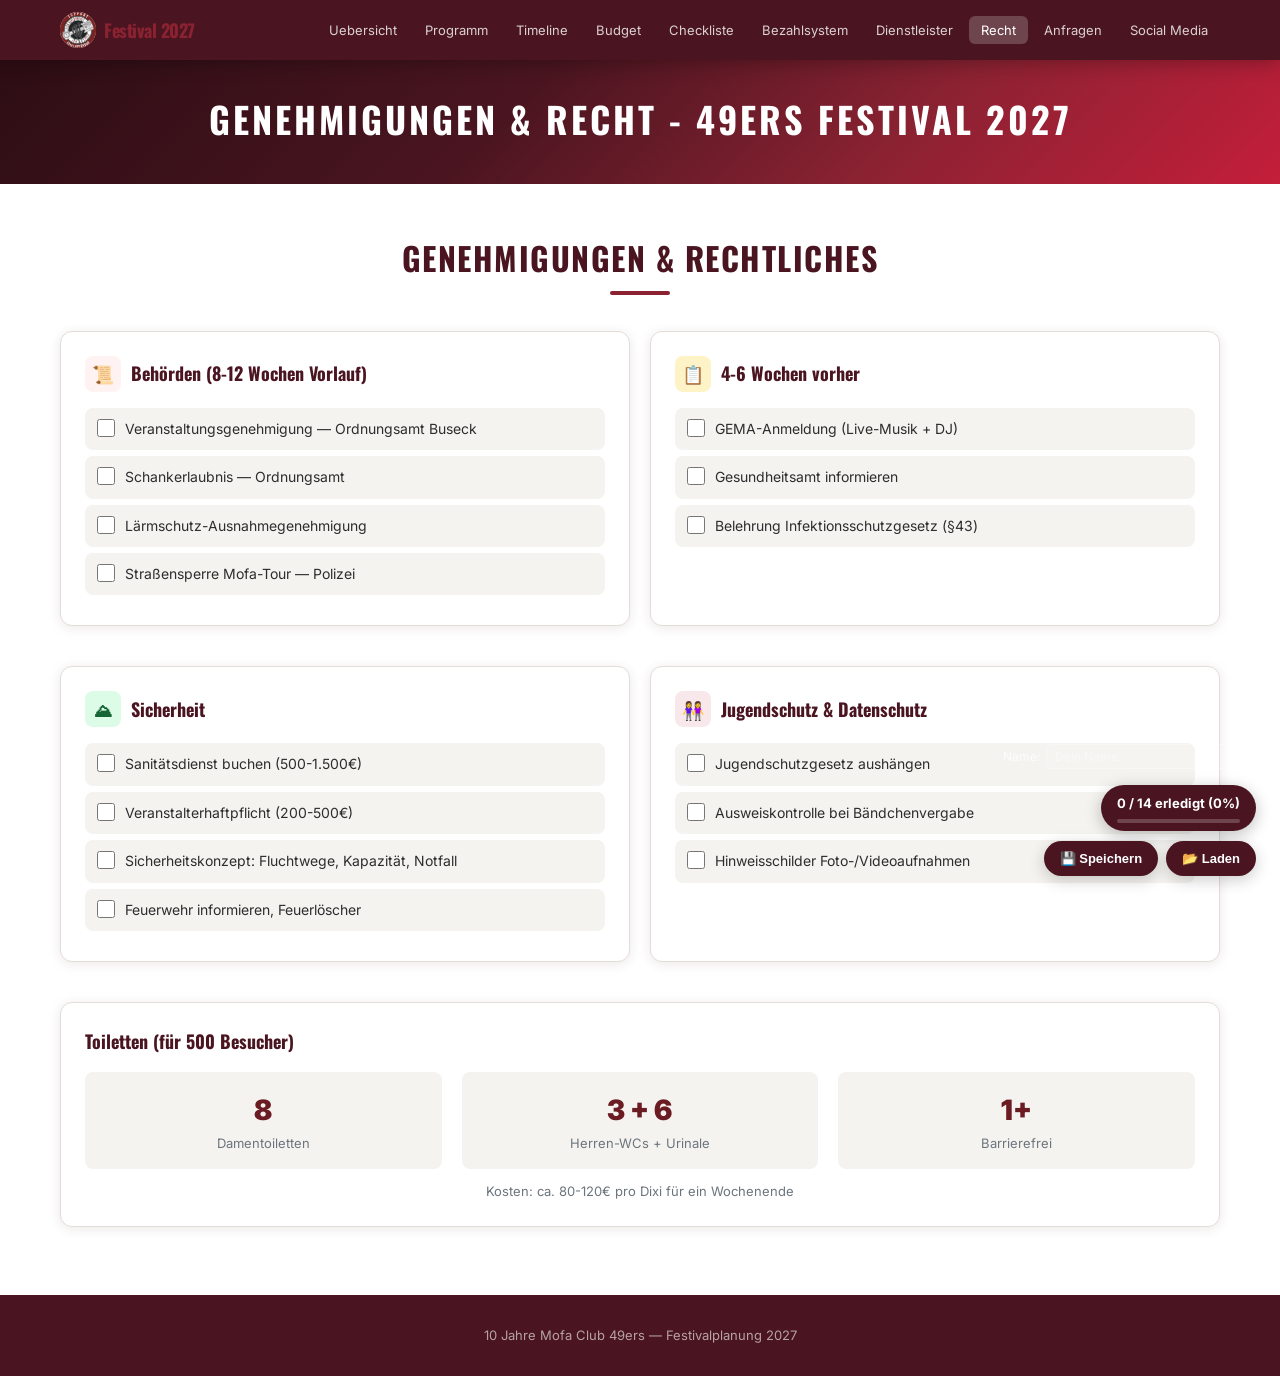
<file: genehmigungen.html>
<!DOCTYPE html>
<html lang="de">
<head>
<meta charset="UTF-8">
<meta name="viewport" content="width=device-width, initial-scale=1.0">
<title>Genehmigungen &amp; Recht - 49ers Festival 2027</title>
<link rel="stylesheet" href="styles.css">
</head>
<body>

<!-- Progress Bar -->
<div class="progress-bar" id="progressBar"></div>

<!-- Navigation -->
<nav class="nav">
  <div class="nav-inner">
    <div class="nav-brand"><img src="Logos/49ers_logo.jpg" alt="49ers" style="height:36px;border-radius:50%;margin-right:8px;vertical-align:middle"><span>Festival 2027</span></div>
    <button class="burger" onclick="document.querySelector('.nav-links').classList.toggle('open')" aria-label="Menu">&#9776;</button>
    <ul class="nav-links">
      <li><a href="index.html">Uebersicht</a></li>
      <li><a href="programm.html">Programm</a></li>
      <li><a href="timeline.html">Timeline</a></li>
      <li><a href="budget.html">Budget</a></li>
      <li><a href="checkliste.html">Checkliste</a></li>
      <li><a href="bezahlsystem.html">Bezahlsystem</a></li>
      <li><a href="dienstleister.html">Dienstleister</a></li>
      <li><a href="genehmigungen.html">Recht</a></li>
      <li><a href="anfragen.html">Anfragen</a></li>
      <li><a href="socialmedia.html">Social Media</a></li>
    </ul>
  </div>
</nav>

<!-- Hero -->
<div class="hero" style="padding:30px 20px 24px">
  <h1 style="font-size:clamp(22px,4vw,36px)">Genehmigungen &amp; Recht - 49ers Festival 2027</h1>
</div>

<!-- ══════════════════ GENEHMIGUNGEN ══════════════════ -->
<section class="section" id="genehmigungen">
  <div class="container">
    <div class="section-header">
      <h2>Genehmigungen &amp; Rechtliches</h2>
      <div class="divider"></div>
    </div>

    <div class="grid-2">
      <div class="card">
        <h3><span class="icon" style="background:#fef2f2;color:#991b1b">&#128220;</span> Beh&ouml;rden (8-12 Wochen Vorlauf)</h3>
        <ul class="checklist">
          <li><input type="checkbox" data-id="gen-veranstalt"> Veranstaltungsgenehmigung &mdash; Ordnungsamt Buseck</li>
          <li><input type="checkbox" data-id="gen-schank"> Schankerlaubnis &mdash; Ordnungsamt</li>
          <li><input type="checkbox" data-id="gen-laerm"> L&auml;rmschutz-Ausnahmegenehmigung</li>
          <li><input type="checkbox" data-id="gen-strassensperre"> Stra&szlig;ensperre Mofa-Tour &mdash; Polizei</li>
        </ul>
      </div>
      <div class="card">
        <h3><span class="icon" style="background:#fef3c7;color:#92400e">&#128203;</span> 4-6 Wochen vorher</h3>
        <ul class="checklist">
          <li><input type="checkbox" data-id="gen-gema"> GEMA-Anmeldung (Live-Musik + DJ)</li>
          <li><input type="checkbox" data-id="gen-gesundheitsamt"> Gesundheitsamt informieren</li>
          <li><input type="checkbox" data-id="gen-infektionsschutz"> Belehrung Infektionsschutzgesetz (&sect;43)</li>
        </ul>
      </div>
      <div class="card">
        <h3><span class="icon" style="background:#dcfce7;color:#166534">&#9968;</span> Sicherheit</h3>
        <ul class="checklist">
          <li><input type="checkbox" data-id="sic-sanitaet"> Sanit&auml;tsdienst buchen (500-1.500&euro;)</li>
          <li><input type="checkbox" data-id="sic-haftpflicht"> Veranstalterhaftpflicht (200-500&euro;)</li>
          <li><input type="checkbox" data-id="sic-konzept"> Sicherheitskonzept: Fluchtwege, Kapazit&auml;t, Notfall</li>
          <li><input type="checkbox" data-id="sic-feuerwehr"> Feuerwehr informieren, Feuerl&ouml;scher</li>
        </ul>
      </div>
      <div class="card">
        <h3><span class="icon" style="background:#f9e8eb;color:var(--accent2)">&#128109;</span> Jugendschutz &amp; Datenschutz</h3>
        <ul class="checklist">
          <li><input type="checkbox" data-id="jug-aushang"> Jugendschutzgesetz aush&auml;ngen</li>
          <li><input type="checkbox" data-id="jug-ausweis"> Ausweiskontrolle bei B&auml;ndchenvergabe</li>
          <li><input type="checkbox" data-id="jug-fotos"> Hinweisschilder Foto-/Videoaufnahmen</li>
        </ul>
      </div>
    </div>

    <div class="card" style="margin-top:20px">
      <h3>Toiletten (f&uuml;r 500 Besucher)</h3>
      <div class="grid-3">
        <div style="text-align:center;padding:16px;background:var(--bg);border-radius:8px">
          <div style="font-size:28px;font-weight:900;color:var(--accent2)">8</div>
          <div style="font-size:13px;color:var(--text-light)">Damentoiletten</div>
        </div>
        <div style="text-align:center;padding:16px;background:var(--bg);border-radius:8px">
          <div style="font-size:28px;font-weight:900;color:var(--accent2)">3 + 6</div>
          <div style="font-size:13px;color:var(--text-light)">Herren-WCs + Urinale</div>
        </div>
        <div style="text-align:center;padding:16px;background:var(--bg);border-radius:8px">
          <div style="font-size:28px;font-weight:900;color:var(--accent2)">1+</div>
          <div style="font-size:13px;color:var(--text-light)">Barrierefrei</div>
        </div>
      </div>
      <p style="font-size:13px;color:var(--text-light);margin-top:12px;text-align:center">Kosten: ca. 80-120&euro; pro Dixi f&uuml;r ein Wochenende</p>
    </div>
  </div>
</section>

<!-- Floating Action Panel -->
<div class="fab-panel" id="fabPanel">
  <div class="fab-name">
    <label>Name:</label>
    <input type="text" id="fab-username" placeholder="Dein Name...">
  </div>
  <div class="fab-progress">
    <span id="progressText">0 / 0 erledigt (0%)</span>
    <div class="fab-progress-bar"><div class="fab-progress-fill" id="progressFill"></div></div>
  </div>
  <div style="display:flex;gap:8px">
    <button class="fab-btn" onclick="exportJSON()" title="Status als JSON speichern">&#128190; Speichern</button>
    <button class="fab-btn" onclick="document.getElementById('jsonImport').click()" title="Status aus JSON laden">&#128194; Laden</button>
    <input type="file" id="jsonImport" accept=".json" style="display:none" onchange="importJSON(event)">
  </div>
</div>

<footer class="footer">10 Jahre Mofa Club 49ers &mdash; Festivalplanung 2027</footer>

<script src="festival.js"></script>
</body>
</html>
</file>
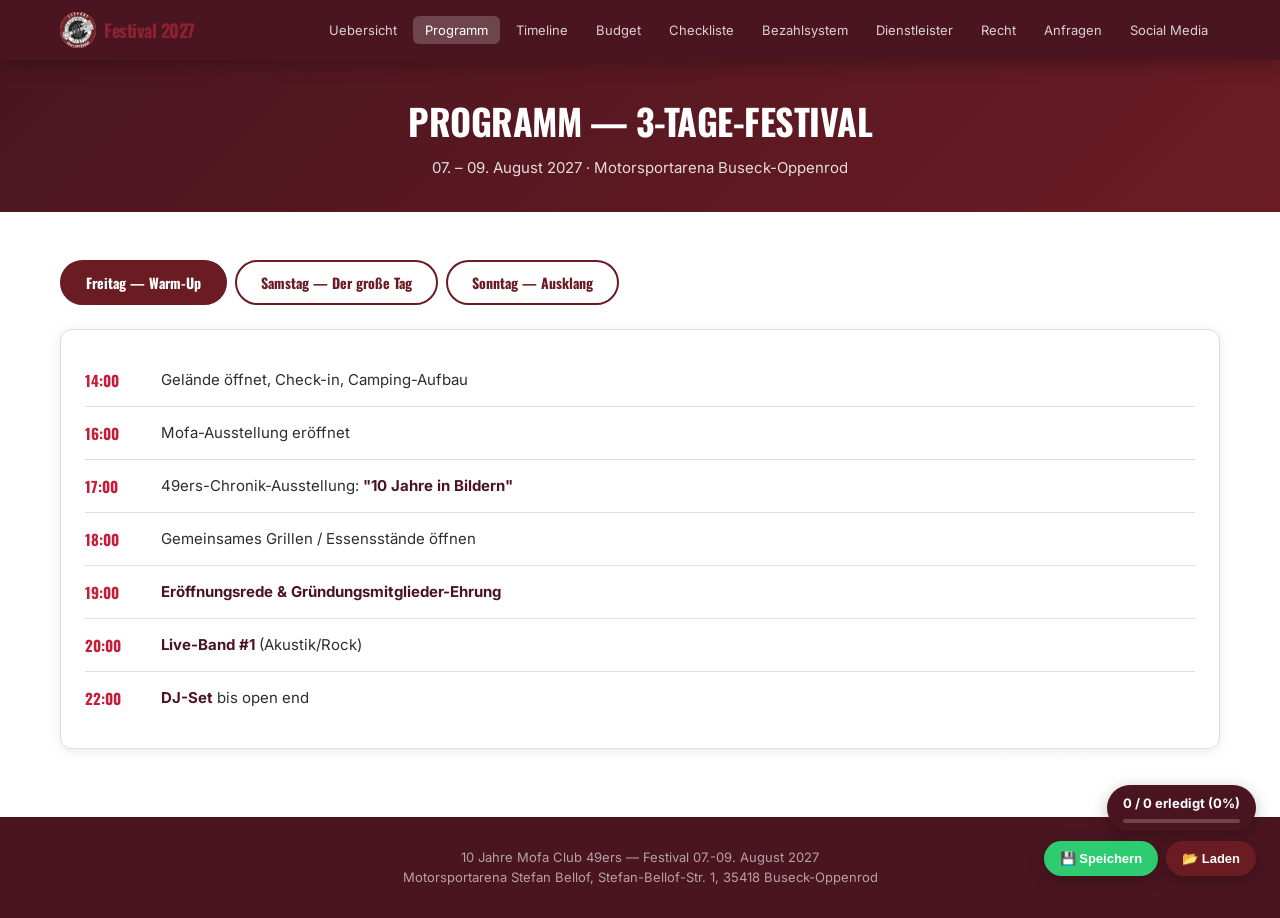
<file: programm.html>
<!DOCTYPE html>
<html lang="de">
<head>
<meta charset="UTF-8">
<meta name="viewport" content="width=device-width, initial-scale=1.0">
<title>Programm - 49ers Festival 2027</title>
<link rel="stylesheet" href="styles.css">
</head>
<body>

<!-- Progress Bar -->
<div class="progress-bar" id="progressBar"></div>

<!-- Navigation -->
<nav class="nav">
  <div class="nav-inner">
    <div class="nav-brand"><img src="Logos/49ers_logo.jpg" alt="49ers" style="height:36px;border-radius:50%;margin-right:8px;vertical-align:middle"><span>Festival 2027</span></div>
    <button class="burger" onclick="document.querySelector('.nav-links').classList.toggle('open')" aria-label="Menu">&#9776;</button>
    <ul class="nav-links">
      <li><a href="index.html">Uebersicht</a></li>
      <li><a href="programm.html">Programm</a></li>
      <li><a href="timeline.html">Timeline</a></li>
      <li><a href="budget.html">Budget</a></li>
      <li><a href="checkliste.html">Checkliste</a></li>
      <li><a href="bezahlsystem.html">Bezahlsystem</a></li>
      <li><a href="dienstleister.html">Dienstleister</a></li>
      <li><a href="genehmigungen.html">Recht</a></li>
      <li><a href="anfragen.html">Anfragen</a></li>
      <li><a href="socialmedia.html">Social Media</a></li>
    </ul>
  </div>
</nav>

<!-- Page Header -->
<header style="background: linear-gradient(135deg, var(--primary) 0%, var(--accent2) 100%); color: #fff; padding: 32px 20px; text-align: center;">
  <h1 style="font-size: clamp(22px, 4vw, 36px); font-weight: 900; letter-spacing: -0.5px; margin-bottom: 6px;">Programm &mdash; 3-Tage-Festival</h1>
  <p style="opacity: 0.85; font-size: 15px;">07. &ndash; 09. August 2027 &middot; Motorsportarena Buseck-Oppenrod</p>
</header>

<!-- ══════════════════ PROGRAMM ══════════════════ -->
<section class="section" id="programm">
  <div class="container">

    <div class="tabs">
      <button class="tab active" onclick="switchTab(event, 'freitag')">Freitag &mdash; Warm-Up</button>
      <button class="tab" onclick="switchTab(event, 'samstag')">Samstag &mdash; Der gro&szlig;e Tag</button>
      <button class="tab" onclick="switchTab(event, 'sonntag')">Sonntag &mdash; Ausklang</button>
    </div>

    <div class="tab-content active" id="freitag">
      <div class="card">
        <div class="schedule-item"><span class="schedule-time">14:00</span><span class="schedule-desc">Gel&auml;nde &ouml;ffnet, Check-in, Camping-Aufbau</span></div>
        <div class="schedule-item"><span class="schedule-time">16:00</span><span class="schedule-desc">Mofa-Ausstellung er&ouml;ffnet</span></div>
        <div class="schedule-item"><span class="schedule-time">17:00</span><span class="schedule-desc">49ers-Chronik-Ausstellung: <strong>&quot;10 Jahre in Bildern&quot;</strong></span></div>
        <div class="schedule-item"><span class="schedule-time">18:00</span><span class="schedule-desc">Gemeinsames Grillen / Essensst&auml;nde &ouml;ffnen</span></div>
        <div class="schedule-item"><span class="schedule-time">19:00</span><span class="schedule-desc"><strong>Er&ouml;ffnungsrede &amp; Gr&uuml;ndungsmitglieder-Ehrung</strong></span></div>
        <div class="schedule-item"><span class="schedule-time">20:00</span><span class="schedule-desc"><strong>Live-Band #1</strong> (Akustik/Rock)</span></div>
        <div class="schedule-item"><span class="schedule-time">22:00</span><span class="schedule-desc"><strong>DJ-Set</strong> bis open end</span></div>
      </div>
    </div>

    <div class="tab-content" id="samstag">
      <div class="card">
        <div class="schedule-item"><span class="schedule-time">09:00</span><span class="schedule-desc">Fr&uuml;hst&uuml;ck / Kaffee</span></div>
        <div class="schedule-item"><span class="schedule-time">10:00</span><span class="schedule-desc"><strong>Mofa-Tour</strong> (30-50 km Rundkurs)</span></div>
        <div class="schedule-item"><span class="schedule-time">12:30</span><span class="schedule-desc">R&uuml;ckkehr, Mittagessen</span></div>
        <div class="schedule-item"><span class="schedule-time">13:30</span><span class="schedule-desc"><strong>Mofa-Schraubwettbewerb</strong></span></div>
        <div class="schedule-item"><span class="schedule-time">14:30</span><span class="schedule-desc"><strong>Kartfahren</strong> (Wertungslauf)</span></div>
        <div class="schedule-item"><span class="schedule-time">15:00</span><span class="schedule-desc">Kinderprogramm: H&uuml;pfburg, Schie&szlig;bude, Kinderschminken</span></div>
        <div class="schedule-item"><span class="schedule-time">16:00</span><span class="schedule-desc"><strong>&quot;Pimp my Mofa&quot;</strong> &mdash; Publikumsvoting</span></div>
        <div class="schedule-item"><span class="schedule-time">17:00</span><span class="schedule-desc">Mofa-Geschicklichkeitsparcours</span></div>
        <div class="schedule-item"><span class="schedule-time">18:30</span><span class="schedule-desc">Abendessen / Foodtrucks</span></div>
        <div class="schedule-item"><span class="schedule-time">19:30</span><span class="schedule-desc"><strong>Preisverleihung</strong> aller Wettbewerbe</span></div>
        <div class="schedule-item"><span class="schedule-time">20:30</span><span class="schedule-desc"><strong>Live-Band #2</strong> (Rock/Pop Headliner)</span></div>
        <div class="schedule-item"><span class="schedule-time">22:30</span><span class="schedule-desc"><strong>DJ-Set</strong> bis open end</span></div>
      </div>
    </div>

    <div class="tab-content" id="sonntag">
      <div class="card">
        <div class="schedule-item"><span class="schedule-time">09:00</span><span class="schedule-desc">Fr&uuml;hschoppen / Wei&szlig;wurstfr&uuml;hst&uuml;ck</span></div>
        <div class="schedule-item"><span class="schedule-time">10:30</span><span class="schedule-desc">Mofa-Teilemarkt / Flohmarkt</span></div>
        <div class="schedule-item"><span class="schedule-time">11:00</span><span class="schedule-desc"><strong>Letzte Mofa-Ausfahrt</strong> (15-20 km)</span></div>
        <div class="schedule-item"><span class="schedule-time">12:30</span><span class="schedule-desc">Gemeinsames Mittagessen</span></div>
        <div class="schedule-item"><span class="schedule-time">13:30</span><span class="schedule-desc"><strong>Danksagung, Gruppen-Foto, Verabschiedung</strong></span></div>
        <div class="schedule-item"><span class="schedule-time">14:00</span><span class="schedule-desc">Abbau beginnt</span></div>
      </div>
    </div>

  </div>
</section>

<!-- Floating Action Panel -->
<div class="fab-panel" id="fabPanel">
  <div class="fab-name">
    <label>Name:</label>
    <input type="text" id="fab-username" placeholder="Dein Name...">
  </div>
  <div class="fab-progress" id="fabProgressDisplay">
    <div id="fabProgressText">0 / 0 erledigt</div>
    <div class="fab-progress-bar-wrap">
      <div class="fab-progress-bar-fill" id="fabProgressFill" style="width:0%"></div>
    </div>
  </div>
  <div class="fab-buttons">
    <button class="fab-btn fab-btn-save" onclick="exportJSON()" title="Status als JSON exportieren">
      &#128190; Speichern
    </button>
    <button class="fab-btn fab-btn-load" onclick="document.getElementById('fabImportInput').click()" title="Status aus JSON importieren">
      &#128194; Laden
    </button>
    <input type="file" id="fabImportInput" accept=".json" onchange="importJSON(event)">
  </div>
</div>

<!-- Footer -->
<footer class="footer">
  <p>10 Jahre Mofa Club 49ers &mdash; Festival 07.-09. August 2027</p>
  <p>Motorsportarena Stefan Bellof, Stefan-Bellof-Str. 1, 35418 Buseck-Oppenrod</p>
</footer>

<script>
function switchTab(e, day) {
  document.querySelectorAll('.tab').forEach(t => t.classList.remove('active'));
  document.querySelectorAll('.tab-content').forEach(c => c.classList.remove('active'));
  e.target.classList.add('active');
  document.getElementById(day).classList.add('active');
}
</script>
<script src="festival.js"></script>

</body>
</html>
</file>
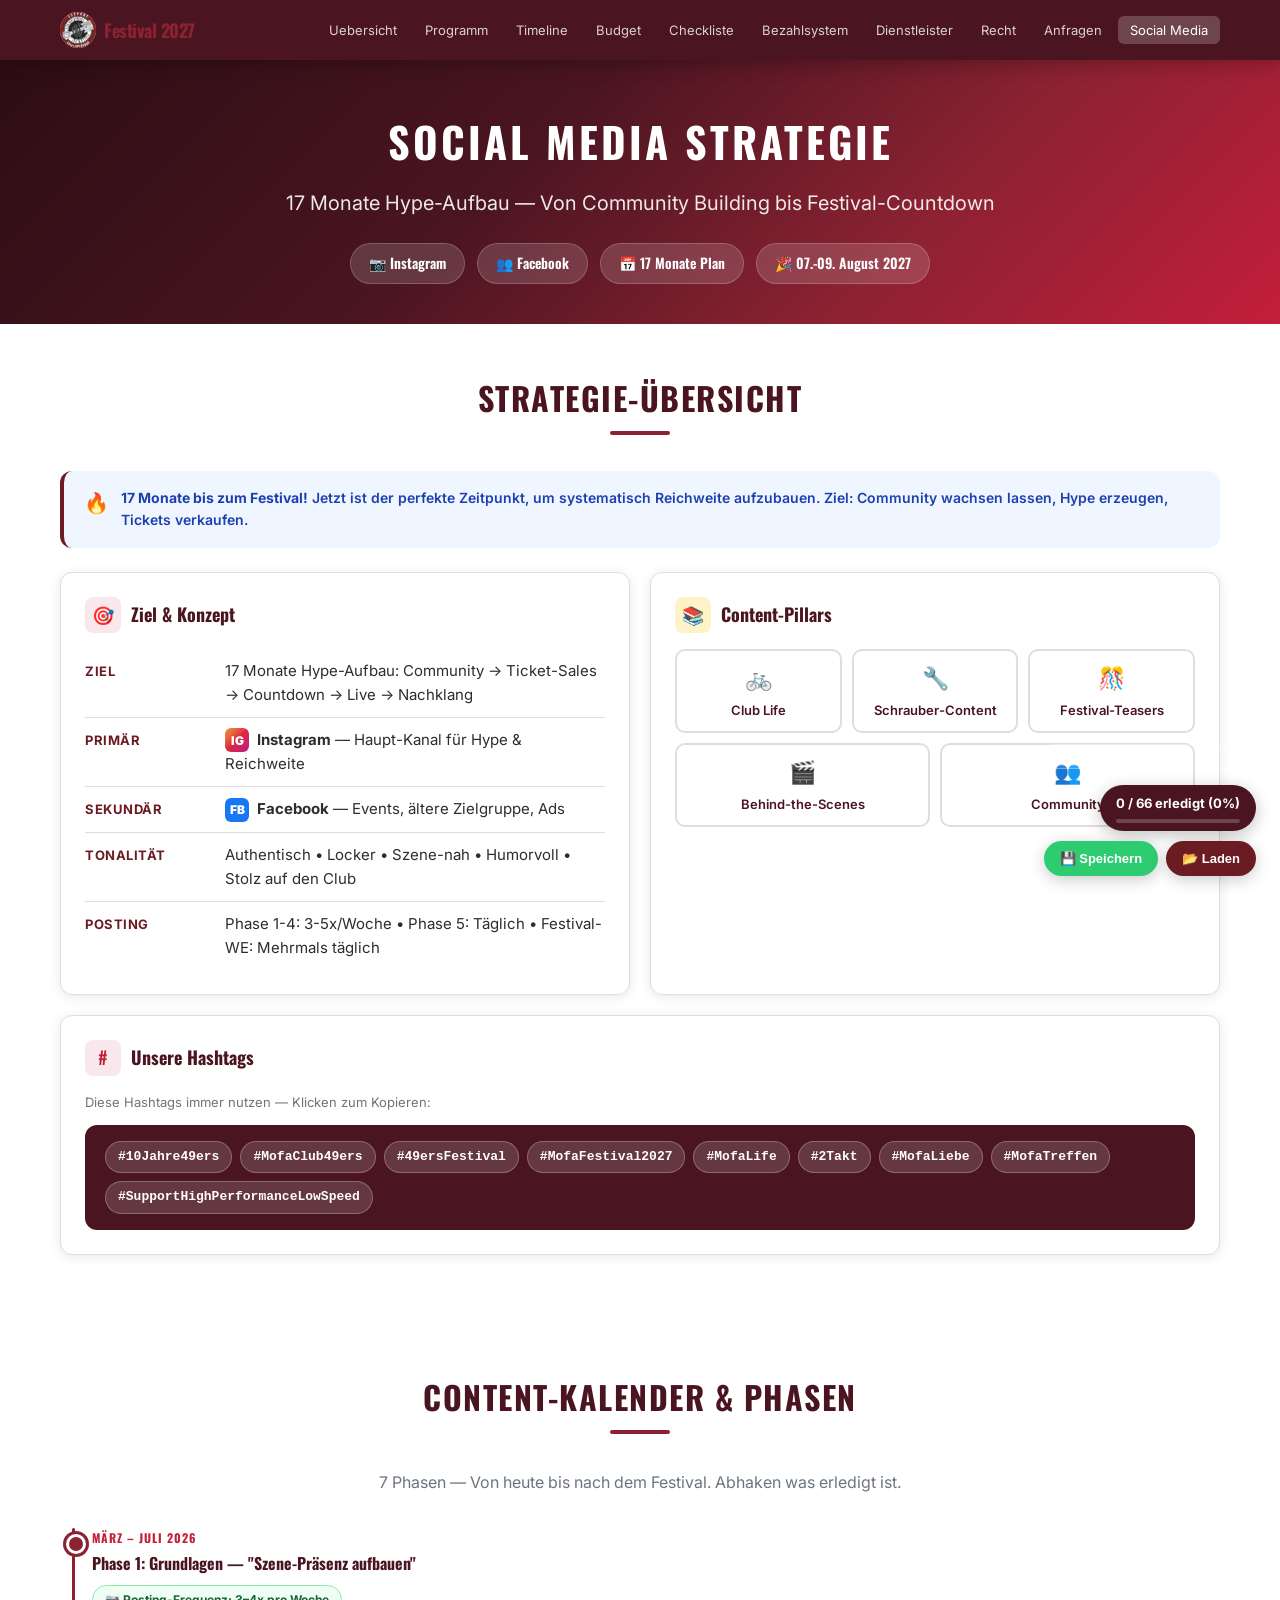
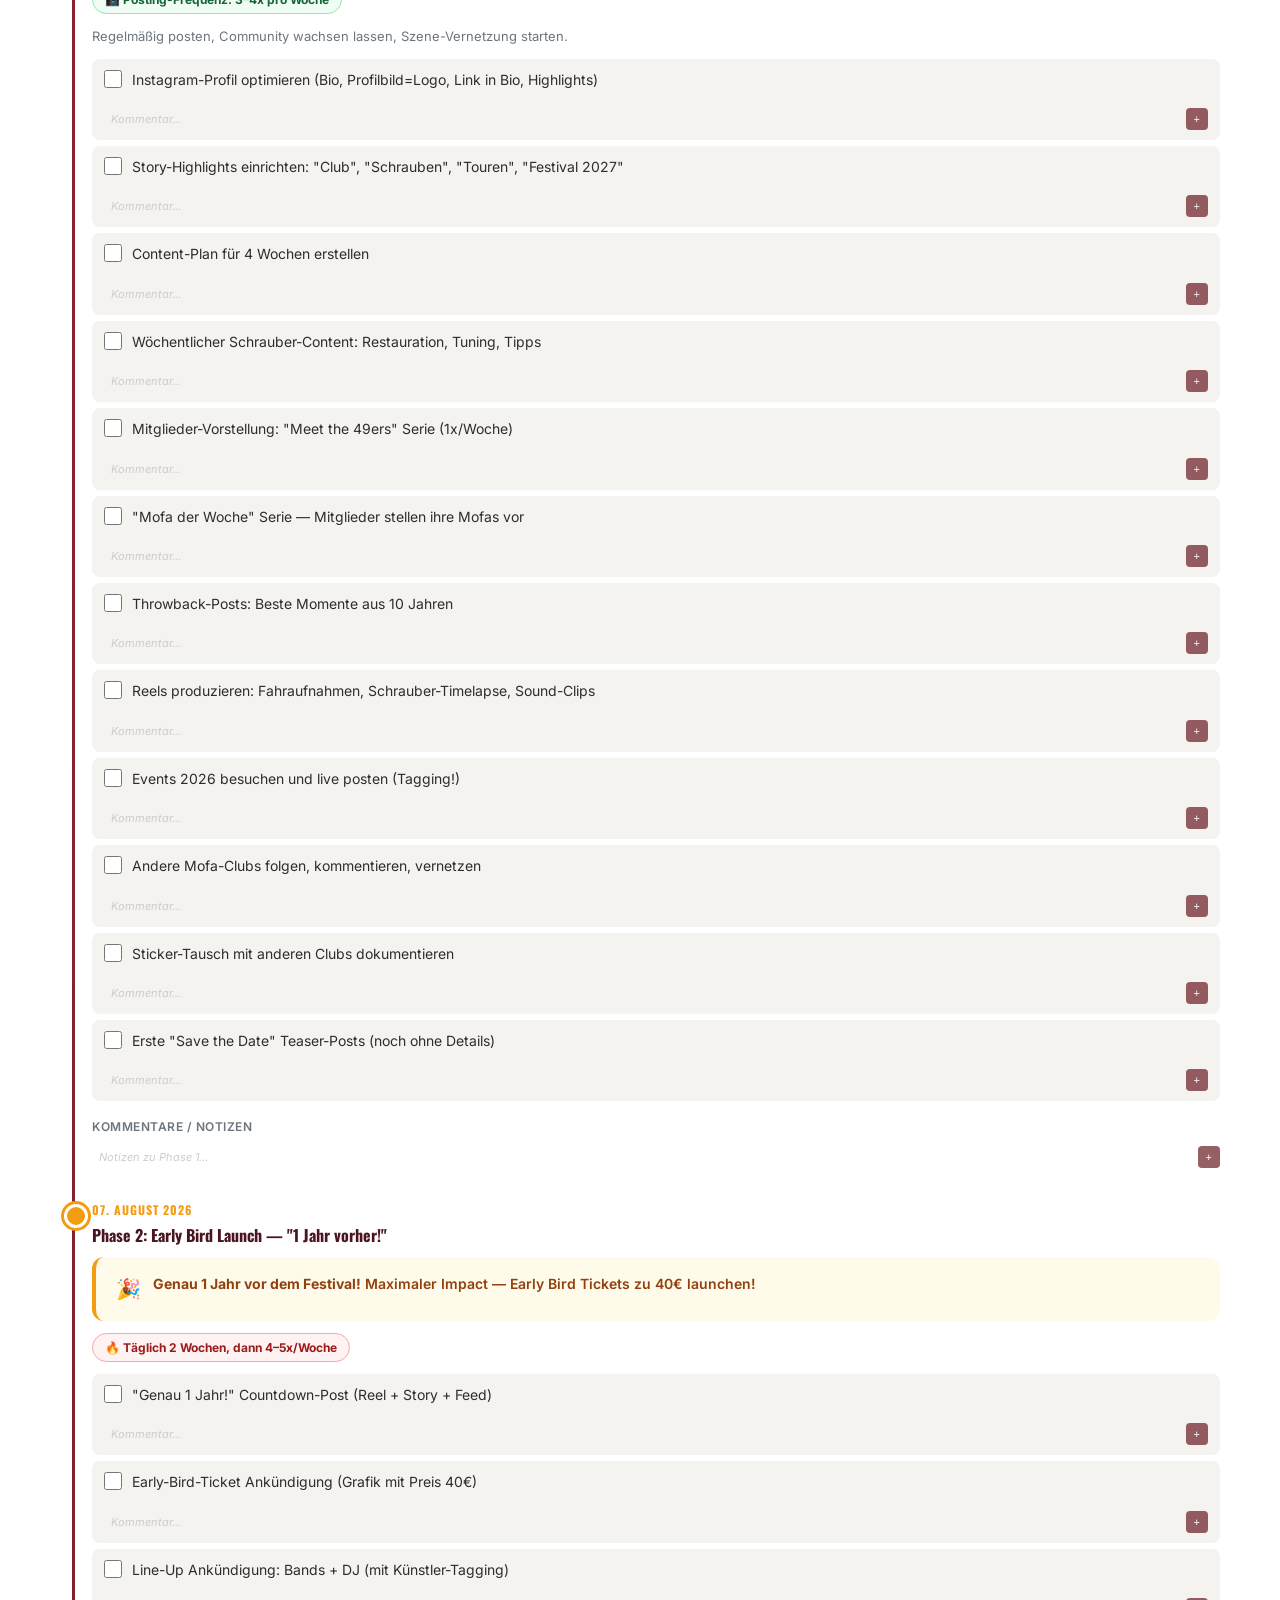
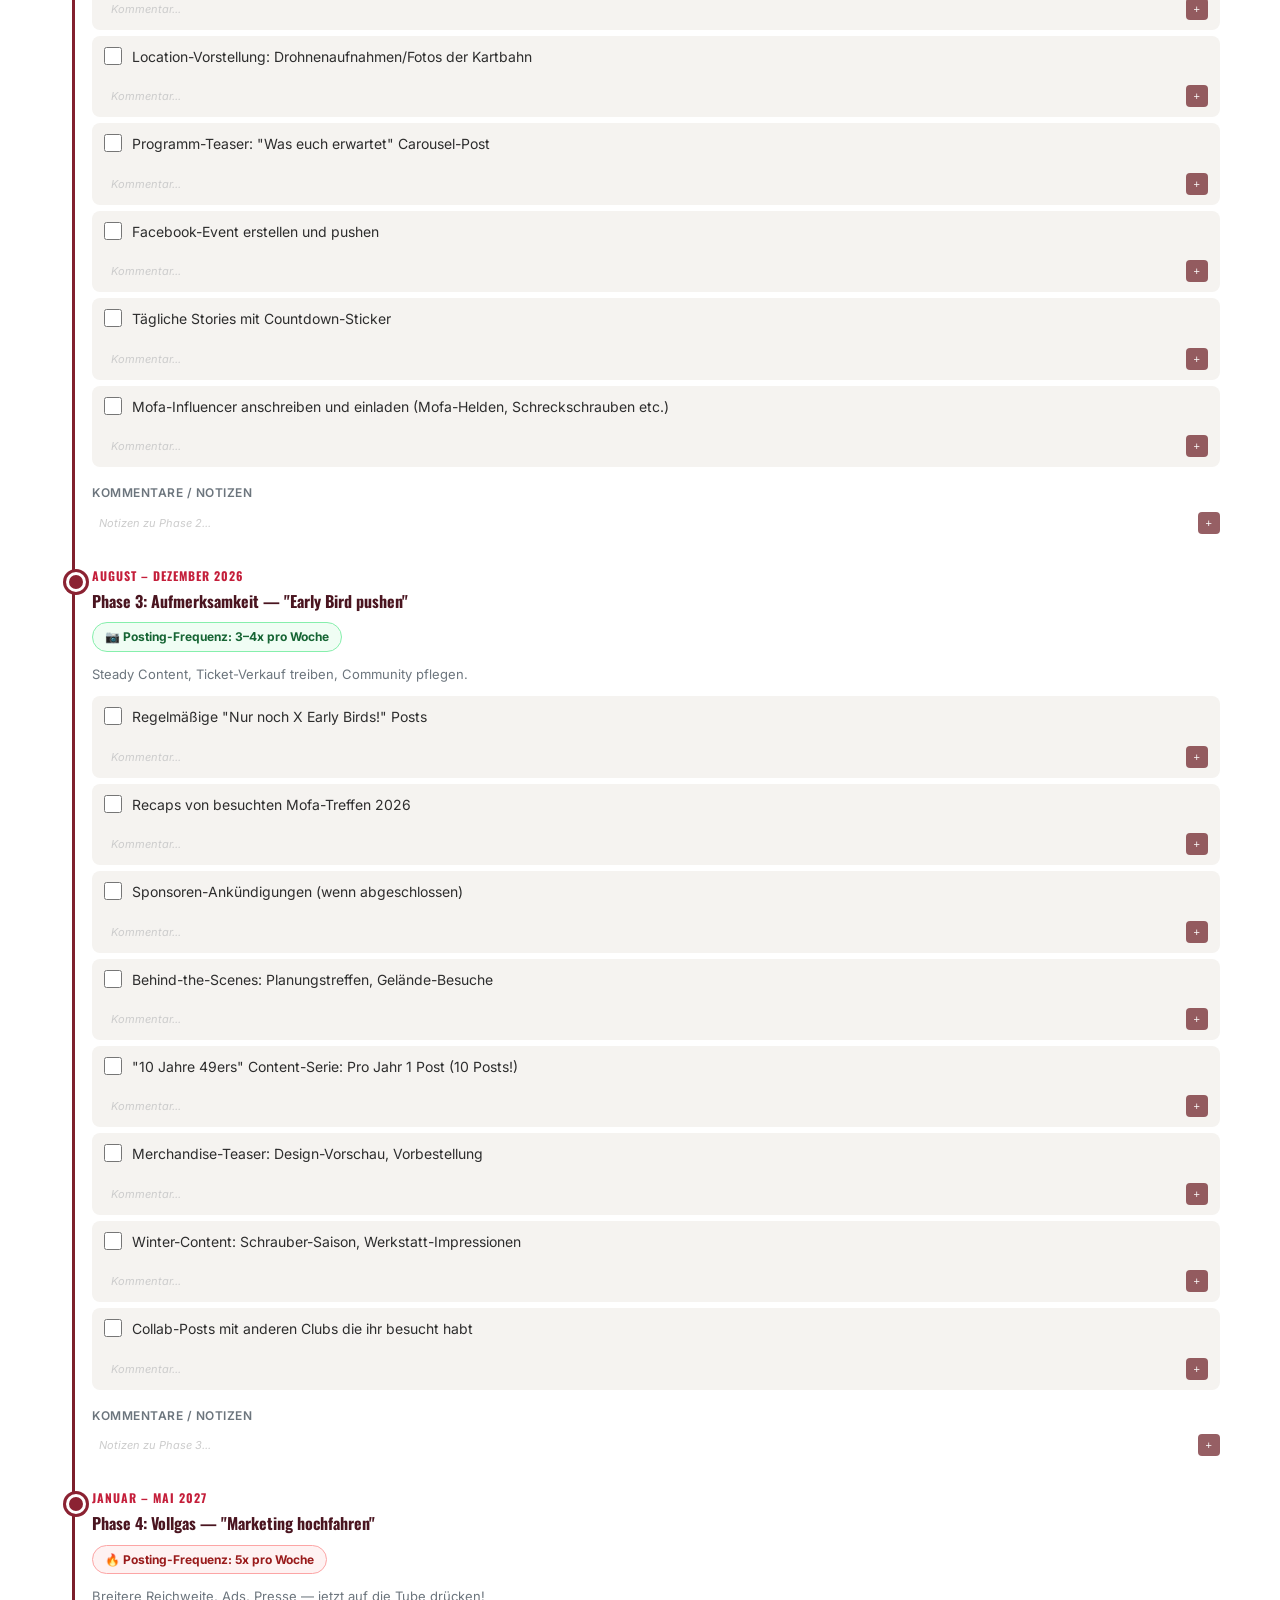
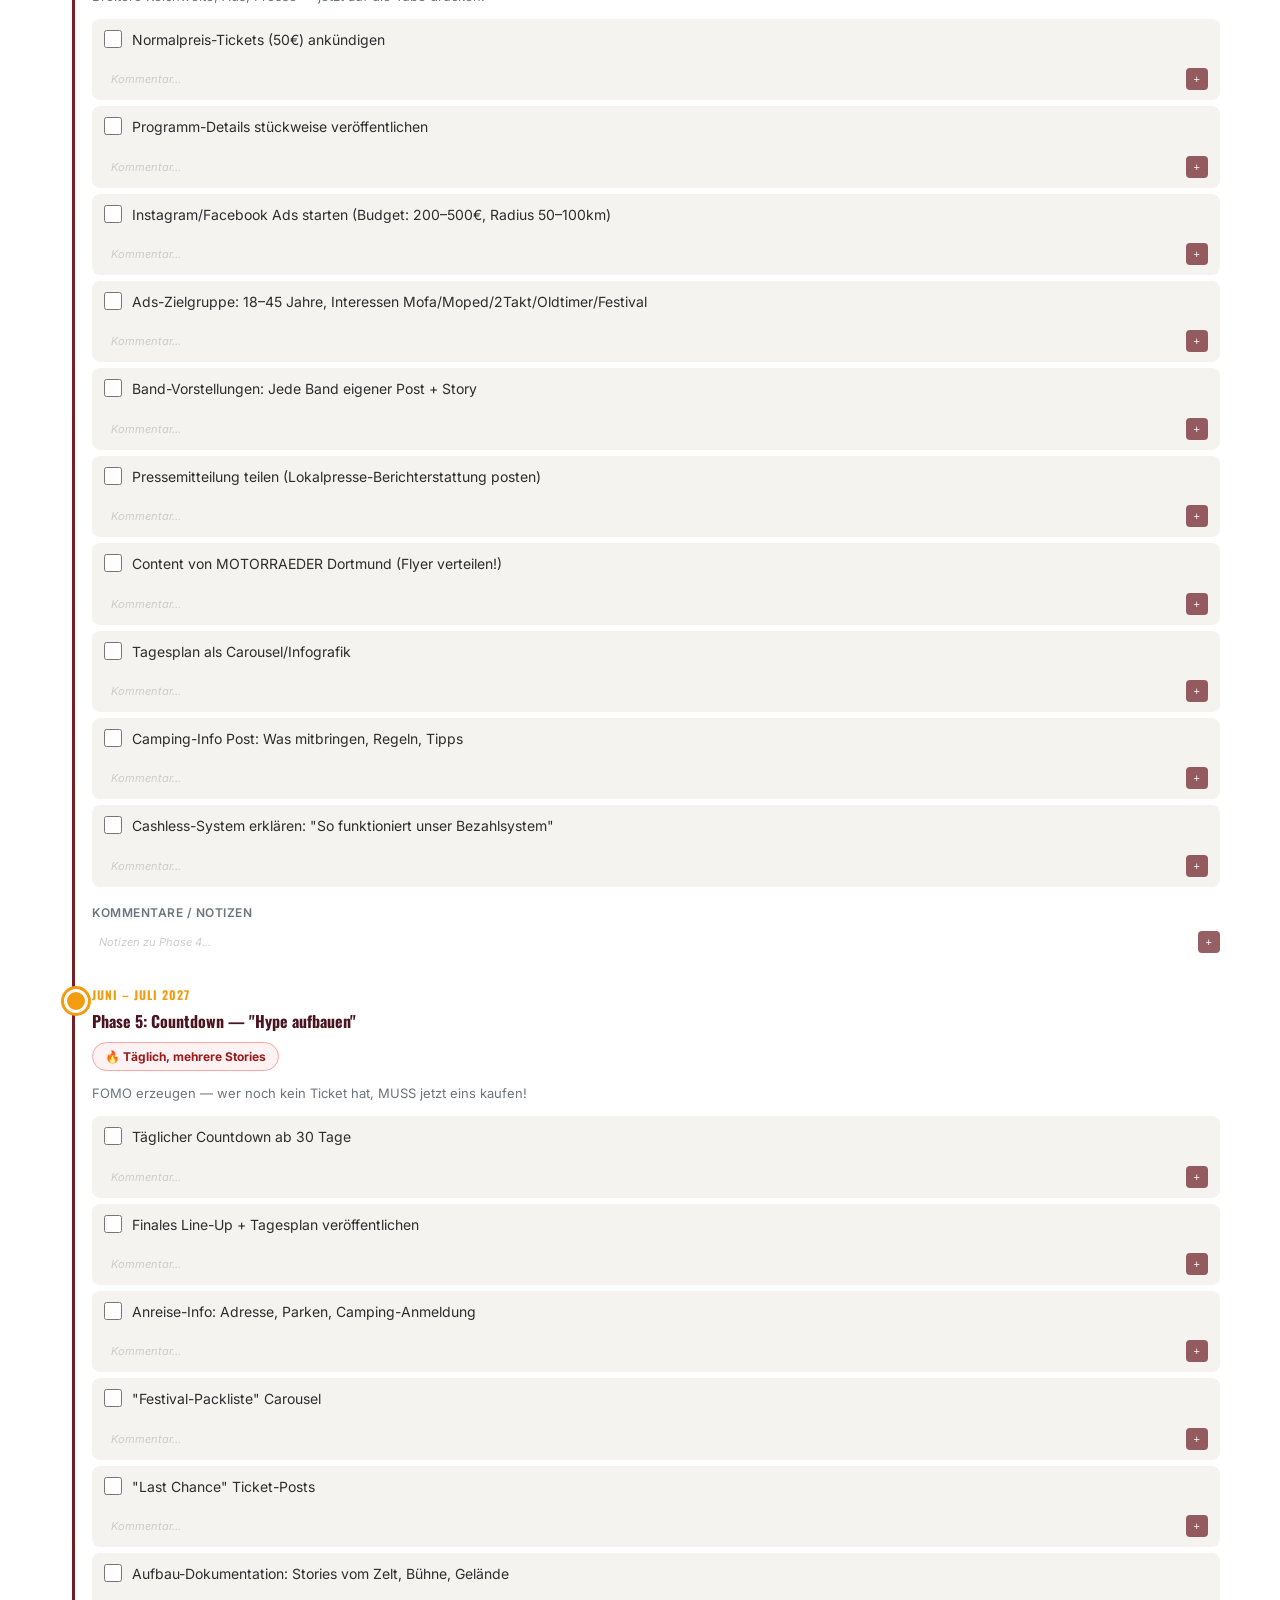
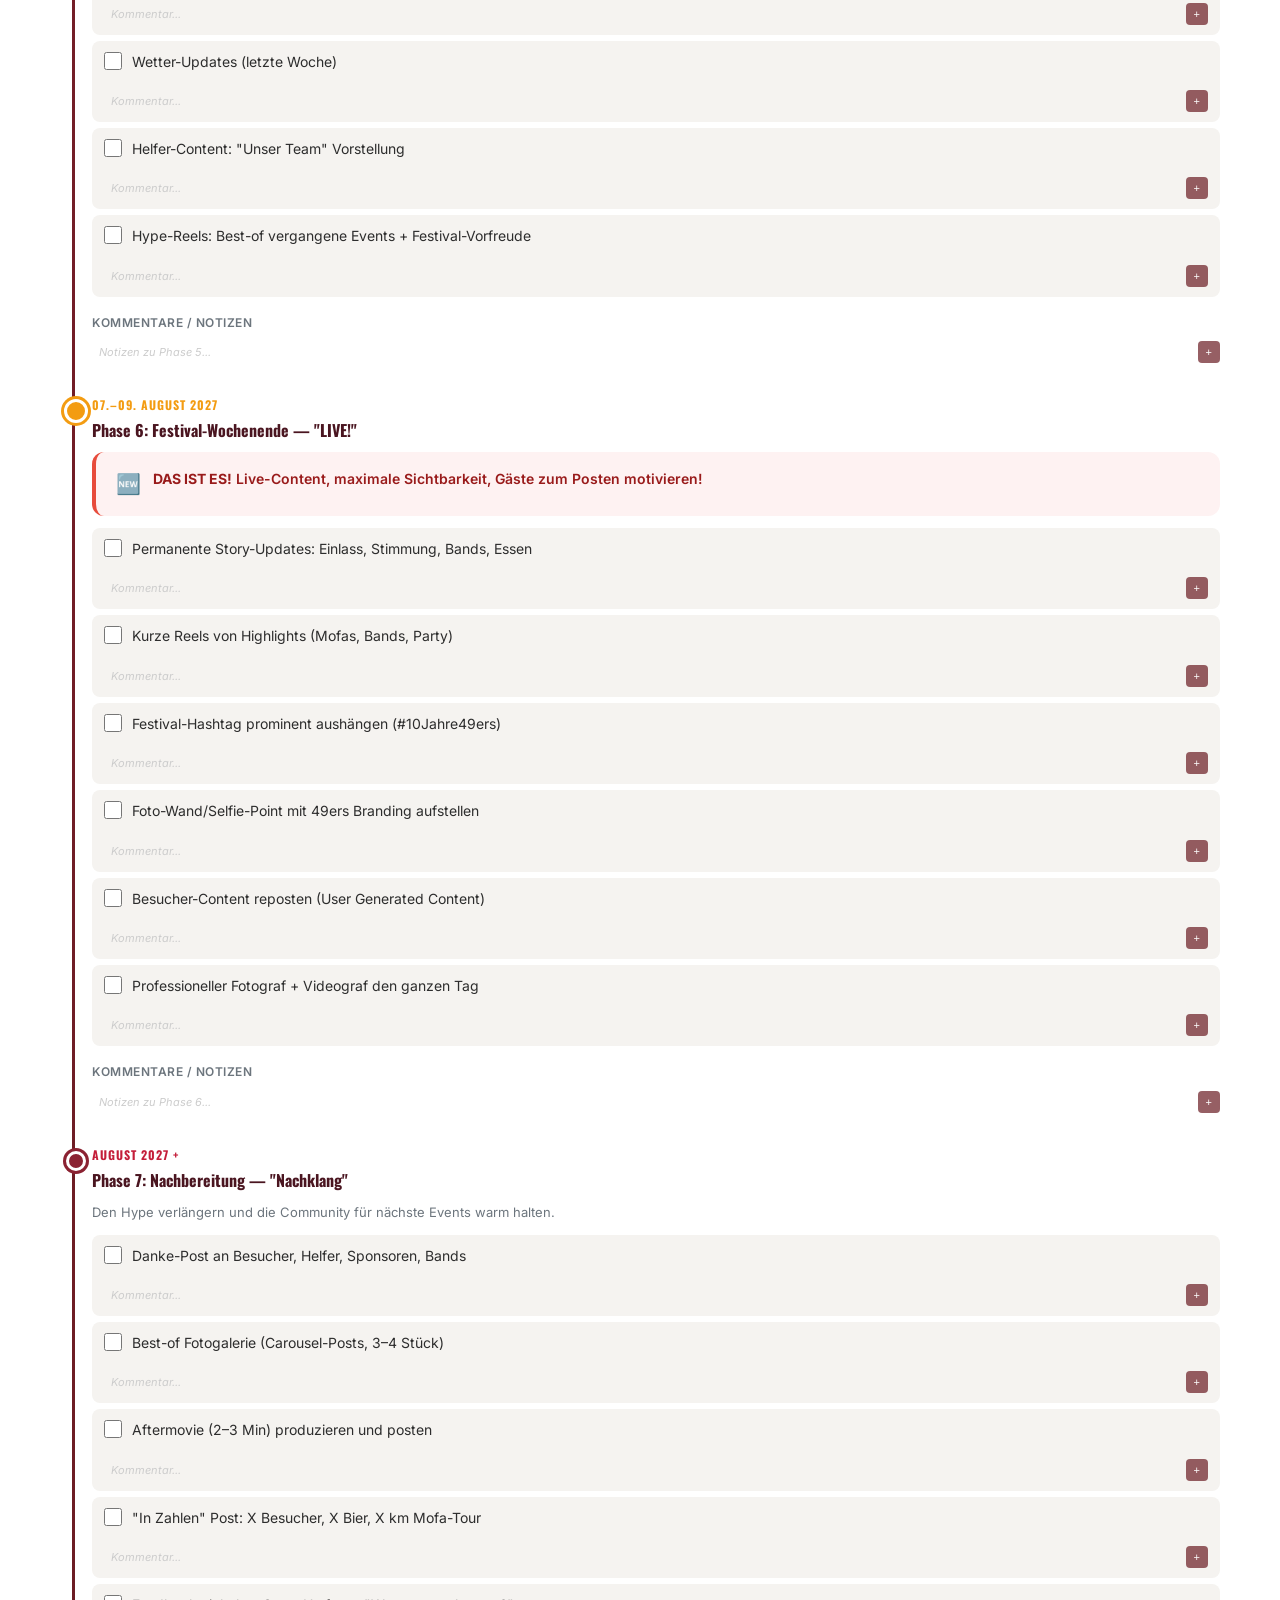
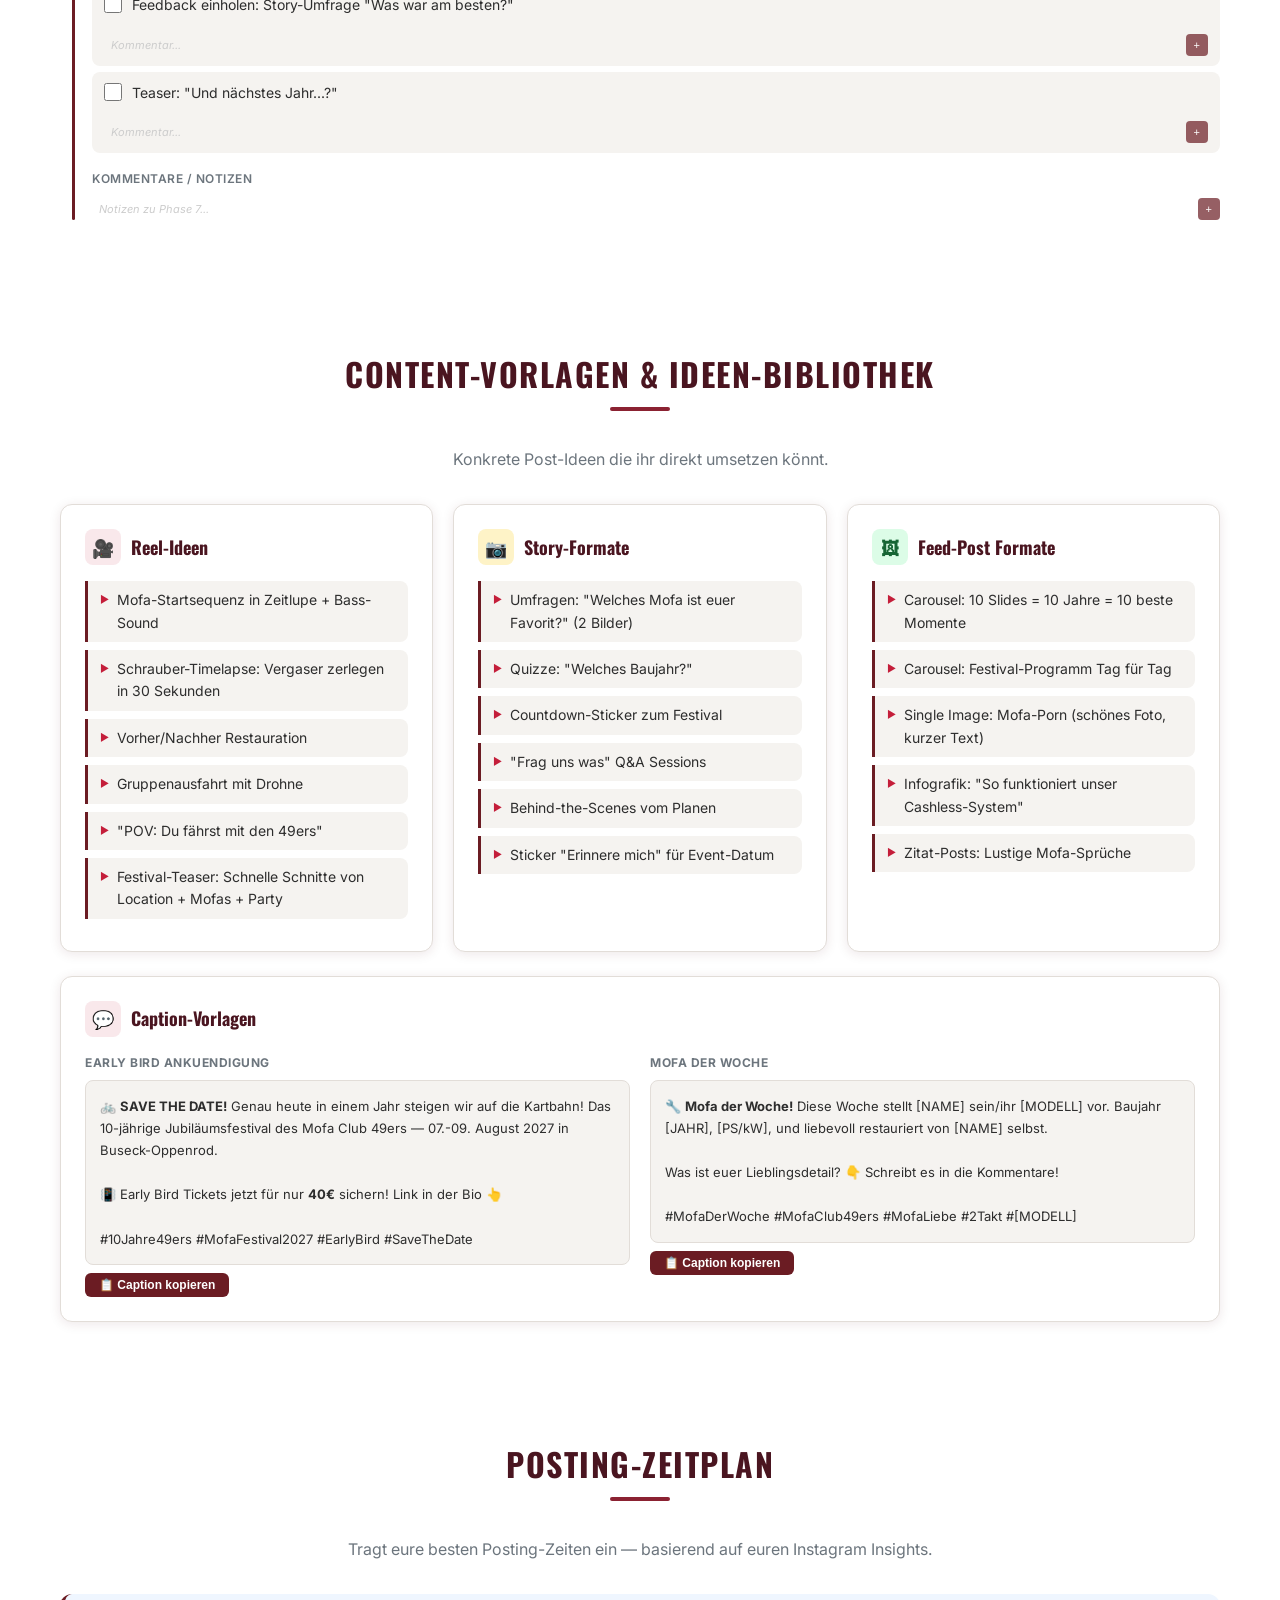
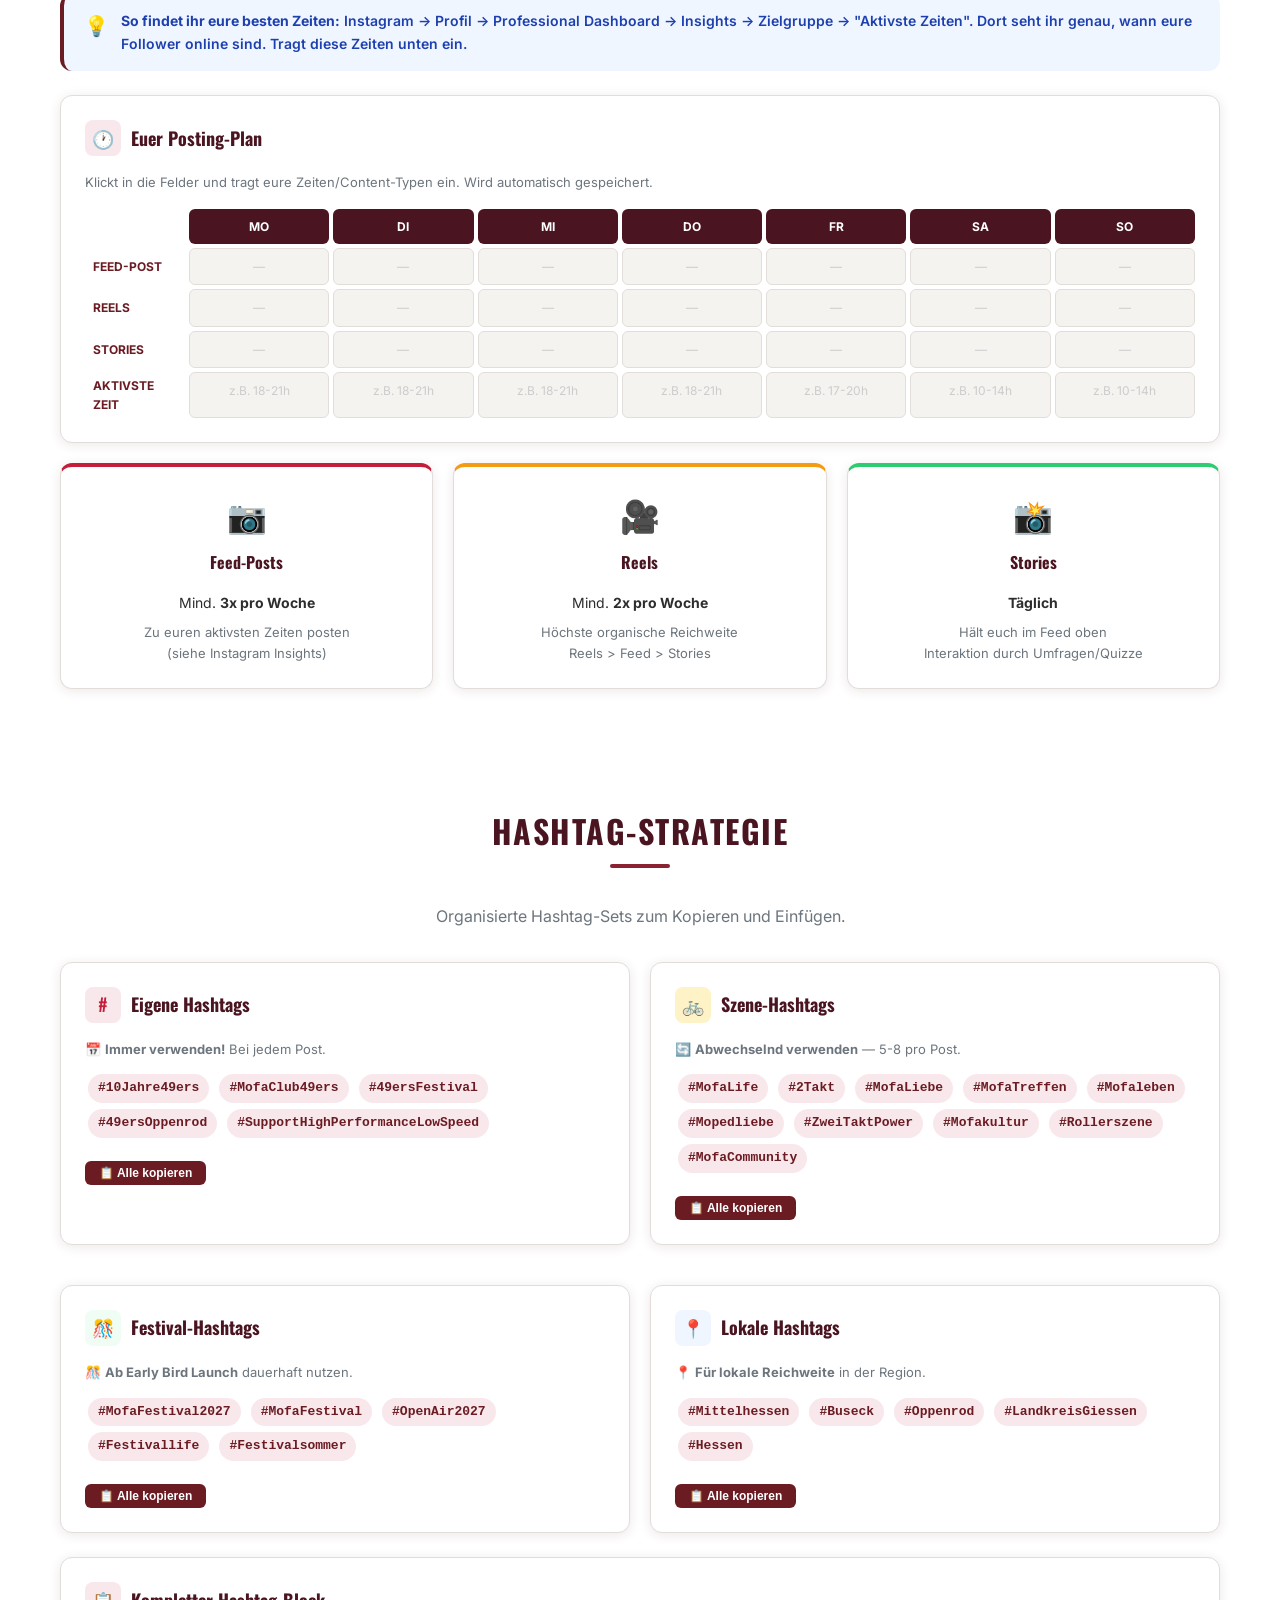
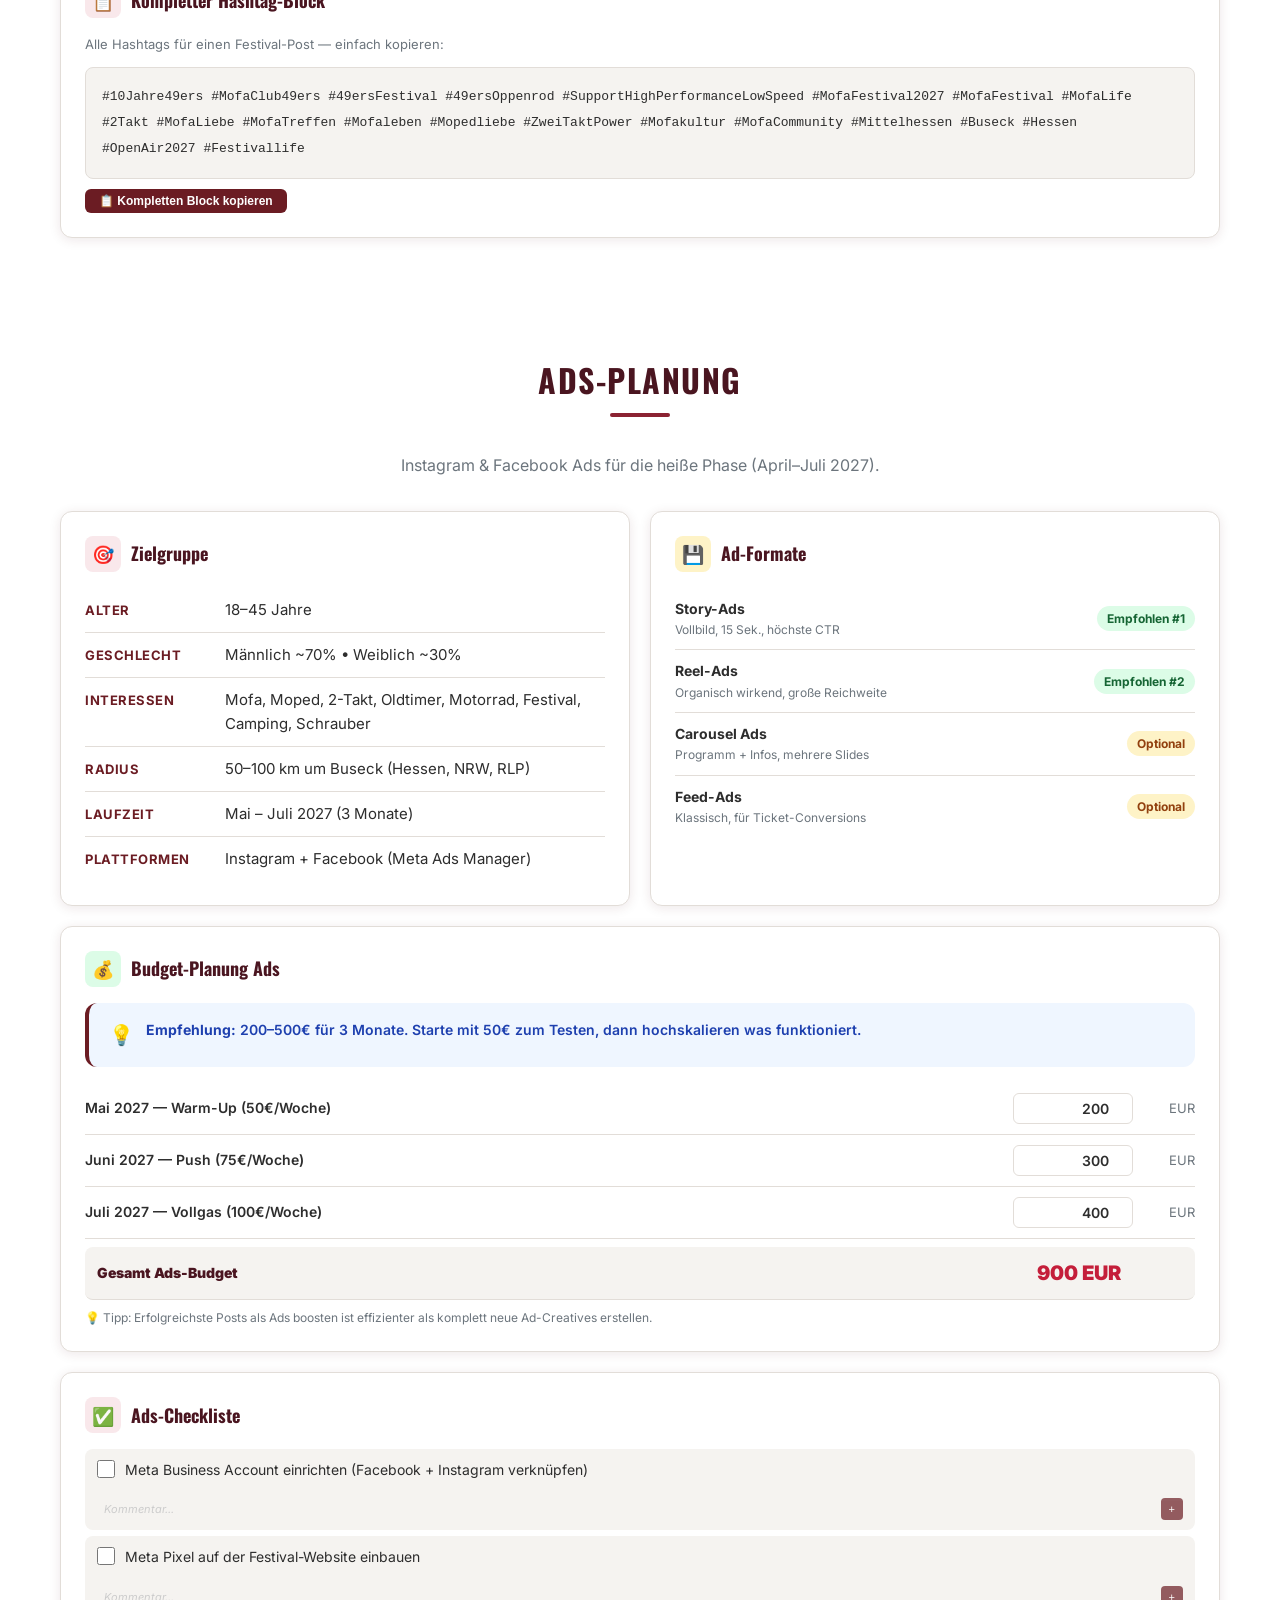
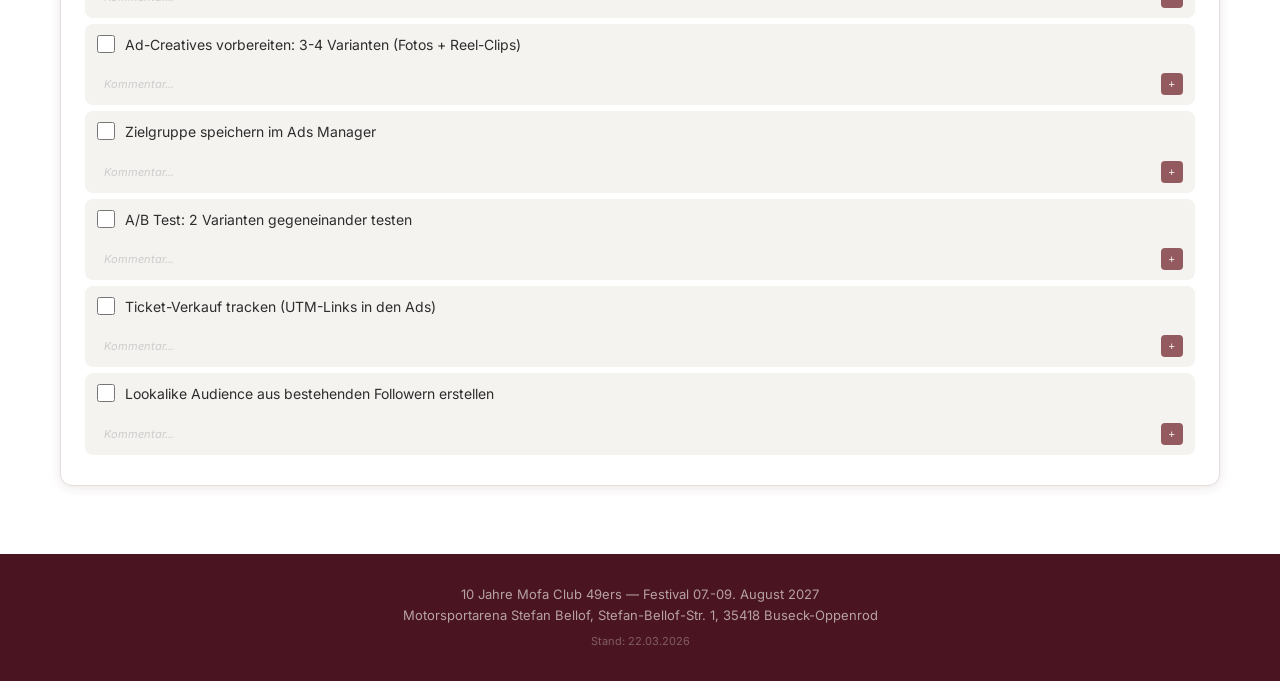
<file: socialmedia.html>
<!DOCTYPE html>
<html lang="de">
<head>
<meta charset="UTF-8">
<meta name="viewport" content="width=device-width, initial-scale=1.0">
<title>Social Media Strategie - 49ers Festival 2027</title>
<link rel="stylesheet" href="styles.css">
<style>
  /* ── SOCIAL MEDIA PAGE EXTRAS ── */
  .hashtag-box {
    background: var(--primary);
    color: #fff;
    border-radius: var(--radius);
    padding: 16px 20px;
    margin-top: 12px;
    display: flex;
    flex-wrap: wrap;
    gap: 8px;
    align-items: center;
  }
  .hashtag {
    background: rgba(255,255,255,0.15);
    border: 1px solid rgba(255,255,255,0.25);
    color: #fff;
    font-size: 13px;
    font-weight: 600;
    padding: 5px 12px;
    border-radius: 50px;
    cursor: pointer;
    transition: all 0.2s;
    font-family: monospace;
  }
  .hashtag:hover { background: rgba(255,255,255,0.3); }
  .hashtag-set { margin-bottom: 12px; }
  .hashtag-set-label {
    font-size: 11px;
    font-weight: 700;
    text-transform: uppercase;
    letter-spacing: 0.8px;
    color: var(--text-light);
    margin-bottom: 6px;
  }
  .hashtag-inline {
    background: #f9e8eb;
    color: var(--accent2);
    font-size: 13px;
    font-weight: 600;
    padding: 4px 10px;
    border-radius: 50px;
    font-family: monospace;
    display: inline-block;
    margin: 3px;
  }
  .copy-btn {
    background: var(--accent2);
    color: #fff;
    border: none;
    border-radius: 6px;
    padding: 5px 14px;
    font-size: 12px;
    font-weight: 700;
    cursor: pointer;
    transition: background 0.2s;
    margin-top: 8px;
  }
  .copy-btn:hover { background: var(--accent-bright); }
  .copy-btn.copied { background: var(--success); }

  /* Phase header badges */
  .phase-badge {
    display: inline-block;
    background: var(--primary);
    color: #fff;
    font-size: 11px;
    font-weight: 700;
    text-transform: uppercase;
    letter-spacing: 0.8px;
    padding: 3px 10px;
    border-radius: 50px;
    margin-bottom: 6px;
  }
  .phase-badge.milestone { background: var(--warning); color: #fff; }
  .phase-badge.live { background: var(--accent-bright); }
  .phase-badge.done { background: var(--success); }

  /* Posting frequency pill */
  .freq-pill {
    display: inline-flex;
    align-items: center;
    gap: 6px;
    background: #f0fdf4;
    border: 1px solid #86efac;
    color: #166534;
    font-size: 12px;
    font-weight: 700;
    padding: 4px 12px;
    border-radius: 50px;
    margin-bottom: 12px;
  }
  .freq-pill.high { background: #fef2f2; border-color: #fca5a5; color: #991b1b; }

  /* Weekly schedule grid */
  .week-grid {
    display: grid;
    grid-template-columns: 100px repeat(7, 1fr);
    gap: 4px;
    font-size: 13px;
  }
  .week-grid-header {
    background: var(--primary);
    color: #fff;
    text-align: center;
    padding: 8px 4px;
    border-radius: 6px;
    font-weight: 700;
    font-size: 12px;
    text-transform: uppercase;
  }
  .week-grid-label {
    display: flex;
    align-items: center;
    font-weight: 700;
    font-size: 12px;
    color: var(--accent2);
    text-transform: uppercase;
    padding: 4px 8px;
  }
  .week-cell {
    text-align: center;
    padding: 8px 4px;
    border-radius: 6px;
    font-size: 12px;
    background: var(--bg);
    border: 1px solid var(--border);
  }
  .week-cell.active {
    background: #f9e8eb;
    border-color: var(--accent2);
    color: var(--primary);
    font-weight: 700;
  }
  .week-cell.best {
    background: var(--primary);
    color: #fff;
    font-weight: 700;
    border-color: var(--primary);
  }
  .week-cell.daily {
    background: #fef3c7;
    border-color: var(--warning);
    color: #92400e;
    font-weight: 700;
  }
  .week-input {
    width: 100%;
    border: none;
    background: transparent;
    text-align: center;
    font-family: inherit;
    font-size: 12px;
    color: var(--text);
    padding: 0;
    outline: none;
  }
  .week-input:focus {
    background: #fff;
    outline: 2px solid var(--accent);
    border-radius: 3px;
  }
  .week-input::placeholder {
    color: #ccc;
  }

  /* Idea cards */
  .idea-list {
    list-style: none;
    padding: 0;
  }
  .idea-list li {
    padding: 8px 12px;
    border-left: 3px solid var(--accent2);
    background: var(--bg);
    border-radius: 0 8px 8px 0;
    margin-bottom: 8px;
    font-size: 14px;
    display: flex;
    align-items: flex-start;
    gap: 8px;
  }
  .idea-list li::before {
    content: '▶';
    color: var(--accent-bright);
    font-size: 10px;
    flex-shrink: 0;
    margin-top: 2px;
  }

  /* Budget input row */
  .budget-row {
    display: flex;
    align-items: center;
    gap: 12px;
    padding: 10px 0;
    border-bottom: 1px solid var(--border);
  }
  .budget-row:last-child { border-bottom: none; }
  .budget-row-label { flex: 1; font-size: 14px; font-weight: 600; }
  .budget-row-input {
    width: 120px;
    padding: 6px 8px;
    border: 1px solid var(--border);
    border-radius: 6px;
    font-family: inherit;
    font-size: 14px;
    font-weight: 600;
    color: var(--text);
    background: #fff;
    text-align: right;
    transition: border-color 0.2s;
  }
  .budget-row-input:focus { outline: none; border-color: var(--accent); }
  .budget-row-pct { min-width: 50px; font-size: 13px; color: var(--text-light); text-align: right; }

  /* Platform icons (text-based) */
  .platform-icon {
    display: inline-flex;
    align-items: center;
    justify-content: center;
    width: 32px;
    height: 32px;
    border-radius: 8px;
    font-size: 14px;
    font-weight: 900;
    flex-shrink: 0;
  }
  .platform-ig { background: linear-gradient(135deg, #f09433 0%, #e6683c 25%, #dc2743 50%, #cc2366 75%, #bc1888 100%); color: #fff; }
  .platform-fb { background: #1877f2; color: #fff; }

  /* Content pillar chips */
  .pillar-grid {
    display: flex;
    flex-wrap: wrap;
    gap: 10px;
    margin-top: 12px;
  }
  .pillar-chip {
    background: #fff;
    border: 2px solid var(--border);
    border-radius: 10px;
    padding: 10px 16px;
    text-align: center;
    font-size: 13px;
    font-weight: 600;
    color: var(--primary);
    min-width: 130px;
    flex: 1;
  }
  .pillar-chip .pillar-icon { font-size: 22px; display: block; margin-bottom: 4px; }

  @media (max-width: 768px) {
    /* Keep the grid at a fixed minimum width so it scrolls horizontally
       inside the .card (which gets overflow-x:auto from styles.css) */
    .week-grid {
      grid-template-columns: 90px repeat(7, minmax(70px, 1fr));
      font-size: 11px;
      min-width: 580px;
    }
    .week-grid-header { font-size: 10px; padding: 6px 2px; }
    .week-cell { padding: 6px 2px; font-size: 11px; }
    .budget-row { flex-wrap: wrap; }
    .budget-row-input { width: 90px; }
  }

  @media (max-width: 480px) {
    .pillar-chip { min-width: 100px; font-size: 12px; padding: 8px 12px; }
    .hashtag { font-size: 12px; padding: 4px 10px; }
  }
</style>
</head>
<body>

<!-- Progress Bar -->
<div class="progress-bar" id="progressBar"></div>

<!-- Navigation -->
<nav class="nav">
  <div class="nav-inner">
    <div class="nav-brand"><img src="Logos/49ers_logo.jpg" alt="49ers" style="height:36px;border-radius:50%;margin-right:8px;vertical-align:middle"><span>Festival 2027</span></div>
    <button class="burger" onclick="document.querySelector('.nav-links').classList.toggle('open')" aria-label="Menu">&#9776;</button>
    <ul class="nav-links">
      <li><a href="index.html">Uebersicht</a></li>
      <li><a href="programm.html">Programm</a></li>
      <li><a href="timeline.html">Timeline</a></li>
      <li><a href="budget.html">Budget</a></li>
      <li><a href="checkliste.html">Checkliste</a></li>
      <li><a href="bezahlsystem.html">Bezahlsystem</a></li>
      <li><a href="dienstleister.html">Dienstleister</a></li>
      <li><a href="genehmigungen.html">Recht</a></li>
      <li><a href="anfragen.html">Anfragen</a></li>
      <li><a href="socialmedia.html" class="active">Social Media</a></li>
    </ul>
  </div>
</nav>

<!-- Hero -->
<header class="hero" style="padding:48px 20px 40px">
  <h1 style="font-size:clamp(24px,4vw,42px)">Social Media Strategie</h1>
  <p class="subtitle">17 Monate Hype-Aufbau &mdash; Von Community Building bis Festival-Countdown</p>
  <div class="hero-badges">
    <span class="hero-badge">&#128247; Instagram</span>
    <span class="hero-badge">&#128101; Facebook</span>
    <span class="hero-badge">&#128197; 17 Monate Plan</span>
    <span class="hero-badge">&#127881; 07.-09. August 2027</span>
  </div>
</header>

<!-- ══════════════════ SECTION 1: STRATEGIE-UEBERSICHT ══════════════════ -->
<section class="section" id="strategie">
  <div class="container">
    <div class="section-header">
      <h2>Strategie-&Uuml;bersicht</h2>
      <div class="divider"></div>
    </div>

    <div class="alert-box alert-info" style="margin-bottom:24px">
      <span class="alert-icon">&#128293;</span>
      <span><strong>17 Monate bis zum Festival!</strong> Jetzt ist der perfekte Zeitpunkt, um systematisch Reichweite aufzubauen. Ziel: Community wachsen lassen, Hype erzeugen, Tickets verkaufen.</span>
    </div>

    <div class="grid-2">
      <div class="card">
        <h3><span class="icon" style="background:#f9e8eb;color:var(--accent2)">&#127919;</span> Ziel &amp; Konzept</h3>
        <div class="data-row">
          <span class="data-label">Ziel</span>
          <span class="data-value">17 Monate Hype-Aufbau: Community &rarr; Ticket-Sales &rarr; Countdown &rarr; Live &rarr; Nachklang</span>
        </div>
        <div class="data-row">
          <span class="data-label">Prim&auml;r</span>
          <span class="data-value"><span class="platform-icon platform-ig" style="font-size:12px;width:24px;height:24px;border-radius:6px">IG</span>&nbsp; <strong>Instagram</strong> &mdash; Haupt-Kanal f&uuml;r Hype &amp; Reichweite</span>
        </div>
        <div class="data-row">
          <span class="data-label">Sekund&auml;r</span>
          <span class="data-value"><span class="platform-icon platform-fb" style="font-size:12px;width:24px;height:24px;border-radius:6px">FB</span>&nbsp; <strong>Facebook</strong> &mdash; Events, &auml;ltere Zielgruppe, Ads</span>
        </div>
        <div class="data-row">
          <span class="data-label">Tonalit&auml;t</span>
          <span class="data-value">Authentisch &bull; Locker &bull; Szene-nah &bull; Humorvoll &bull; Stolz auf den Club</span>
        </div>
        <div class="data-row">
          <span class="data-label">Posting</span>
          <span class="data-value">Phase 1-4: 3-5x/Woche &bull; Phase 5: T&auml;glich &bull; Festival-WE: Mehrmals t&auml;glich</span>
        </div>
      </div>

      <div class="card">
        <h3><span class="icon" style="background:#fef3c7;color:#92400e">&#128218;</span> Content-Pillars</h3>
        <div class="pillar-grid">
          <div class="pillar-chip"><span class="pillar-icon">&#128690;</span>Club Life</div>
          <div class="pillar-chip"><span class="pillar-icon">&#128295;</span>Schrauber-Content</div>
          <div class="pillar-chip"><span class="pillar-icon">&#127882;</span>Festival-Teasers</div>
          <div class="pillar-chip"><span class="pillar-icon">&#127916;</span>Behind-the-Scenes</div>
          <div class="pillar-chip"><span class="pillar-icon">&#128101;</span>Community</div>
        </div>
      </div>
    </div>

    <div class="card">
      <h3><span class="icon" style="background:#f9e8eb;color:var(--accent-bright)">#</span> Unsere Hashtags</h3>
      <p style="font-size:13px;color:var(--text-light);margin-bottom:12px">Diese Hashtags immer nutzen &mdash; Klicken zum Kopieren:</p>
      <div class="hashtag-box">
        <span class="hashtag" onclick="copyText(this)">#10Jahre49ers</span>
        <span class="hashtag" onclick="copyText(this)">#MofaClub49ers</span>
        <span class="hashtag" onclick="copyText(this)">#49ersFestival</span>
        <span class="hashtag" onclick="copyText(this)">#MofaFestival2027</span>
        <span class="hashtag" onclick="copyText(this)">#MofaLife</span>
        <span class="hashtag" onclick="copyText(this)">#2Takt</span>
        <span class="hashtag" onclick="copyText(this)">#MofaLiebe</span>
        <span class="hashtag" onclick="copyText(this)">#MofaTreffen</span>
        <span class="hashtag" onclick="copyText(this)">#SupportHighPerformanceLowSpeed</span>
      </div>
    </div>
  </div>
</section>

<!-- ══════════════════ SECTION 2: CONTENT-KALENDER ══════════════════ -->
<section class="section" id="kalender" style="background:#fff">
  <div class="container">
    <div class="section-header">
      <h2>Content-Kalender &amp; Phasen</h2>
      <div class="divider"></div>
    </div>
    <p style="text-align:center;color:var(--text-light);margin-bottom:32px">7 Phasen &mdash; Von heute bis nach dem Festival. Abhaken was erledigt ist.</p>

    <div class="timeline">

      <!-- PHASE 1 -->
      <div class="timeline-item">
        <div class="timeline-date">M&auml;rz &ndash; Juli 2026</div>
        <div class="timeline-title">Phase 1: Grundlagen &mdash; &quot;Szene-Pr&auml;senz aufbauen&quot;</div>
        <div class="freq-pill">&#128247; Posting-Frequenz: 3&ndash;4x pro Woche</div>
        <p style="font-size:13px;color:var(--text-light);margin-bottom:12px">Regelm&auml;&szlig;ig posten, Community wachsen lassen, Szene-Vernetzung starten.</p>
        <ul class="checklist">
          <li><input type="checkbox" data-id="sm-p1-profil"> Instagram-Profil optimieren (Bio, Profilbild=Logo, Link in Bio, Highlights)<div class="comment-thread" data-comment-id="note-sm-p1-profil"><div class="comment-entries"></div><div class="comment-add"><input type="text" placeholder="Kommentar..."><button>+</button></div></div></li>
          <li><input type="checkbox" data-id="sm-p1-highlights"> Story-Highlights einrichten: &quot;Club&quot;, &quot;Schrauben&quot;, &quot;Touren&quot;, &quot;Festival 2027&quot;<div class="comment-thread" data-comment-id="note-sm-p1-highlights"><div class="comment-entries"></div><div class="comment-add"><input type="text" placeholder="Kommentar..."><button>+</button></div></div></li>
          <li><input type="checkbox" data-id="sm-p1-contentplan"> Content-Plan f&uuml;r 4 Wochen erstellen<div class="comment-thread" data-comment-id="note-sm-p1-contentplan"><div class="comment-entries"></div><div class="comment-add"><input type="text" placeholder="Kommentar..."><button>+</button></div></div></li>
          <li><input type="checkbox" data-id="sm-p1-schrauber"> W&ouml;chentlicher Schrauber-Content: Restauration, Tuning, Tipps<div class="comment-thread" data-comment-id="note-sm-p1-schrauber"><div class="comment-entries"></div><div class="comment-add"><input type="text" placeholder="Kommentar..."><button>+</button></div></div></li>
          <li><input type="checkbox" data-id="sm-p1-mitglieder"> Mitglieder-Vorstellung: &quot;Meet the 49ers&quot; Serie (1x/Woche)<div class="comment-thread" data-comment-id="note-sm-p1-mitglieder"><div class="comment-entries"></div><div class="comment-add"><input type="text" placeholder="Kommentar..."><button>+</button></div></div></li>
          <li><input type="checkbox" data-id="sm-p1-mofa"> &quot;Mofa der Woche&quot; Serie &mdash; Mitglieder stellen ihre Mofas vor<div class="comment-thread" data-comment-id="note-sm-p1-mofa"><div class="comment-entries"></div><div class="comment-add"><input type="text" placeholder="Kommentar..."><button>+</button></div></div></li>
          <li><input type="checkbox" data-id="sm-p1-throwback"> Throwback-Posts: Beste Momente aus 10 Jahren<div class="comment-thread" data-comment-id="note-sm-p1-throwback"><div class="comment-entries"></div><div class="comment-add"><input type="text" placeholder="Kommentar..."><button>+</button></div></div></li>
          <li><input type="checkbox" data-id="sm-p1-reels"> Reels produzieren: Fahraufnahmen, Schrauber-Timelapse, Sound-Clips<div class="comment-thread" data-comment-id="note-sm-p1-reels"><div class="comment-entries"></div><div class="comment-add"><input type="text" placeholder="Kommentar..."><button>+</button></div></div></li>
          <li><input type="checkbox" data-id="sm-p1-events"> Events 2026 besuchen und live posten (Tagging!)<div class="comment-thread" data-comment-id="note-sm-p1-events"><div class="comment-entries"></div><div class="comment-add"><input type="text" placeholder="Kommentar..."><button>+</button></div></div></li>
          <li><input type="checkbox" data-id="sm-p1-clubs"> Andere Mofa-Clubs folgen, kommentieren, vernetzen<div class="comment-thread" data-comment-id="note-sm-p1-clubs"><div class="comment-entries"></div><div class="comment-add"><input type="text" placeholder="Kommentar..."><button>+</button></div></div></li>
          <li><input type="checkbox" data-id="sm-p1-sticker"> Sticker-Tausch mit anderen Clubs dokumentieren<div class="comment-thread" data-comment-id="note-sm-p1-sticker"><div class="comment-entries"></div><div class="comment-add"><input type="text" placeholder="Kommentar..."><button>+</button></div></div></li>
          <li><input type="checkbox" data-id="sm-p1-savedate"> Erste &quot;Save the Date&quot; Teaser-Posts (noch ohne Details)<div class="comment-thread" data-comment-id="note-sm-p1-savedate"><div class="comment-entries"></div><div class="comment-add"><input type="text" placeholder="Kommentar..."><button>+</button></div></div></li>
        </ul>
        <div class="comment-block" style="margin-top:12px">
          <label style="font-size:12px;font-weight:600;color:var(--text-light);text-transform:uppercase;letter-spacing:0.5px">Kommentare / Notizen</label>
          <div class="comment-thread" data-comment-id="comment-sm-phase1"><div class="comment-entries"></div><div class="comment-add"><input type="text" placeholder="Notizen zu Phase 1..."><button>+</button></div></div>
        </div>
      </div>

      <!-- PHASE 2 -->
      <div class="timeline-item milestone">
        <div class="timeline-date">07. August 2026</div>
        <div class="timeline-title">Phase 2: Early Bird Launch &mdash; &quot;1 Jahr vorher!&quot;</div>
        <div class="alert-box alert-warning" style="margin-bottom:12px">
          <span class="alert-icon">&#127881;</span>
          <span><strong>Genau 1 Jahr vor dem Festival!</strong> Maximaler Impact &mdash; Early Bird Tickets zu 40&euro; launchen!</span>
        </div>
        <div class="freq-pill high">&#128293; T&auml;glich 2 Wochen, dann 4&ndash;5x/Woche</div>
        <ul class="checklist">
          <li><input type="checkbox" data-id="sm-p2-countdown"> &quot;Genau 1 Jahr!&quot; Countdown-Post (Reel + Story + Feed)<div class="comment-thread" data-comment-id="note-sm-p2-countdown"><div class="comment-entries"></div><div class="comment-add"><input type="text" placeholder="Kommentar..."><button>+</button></div></div></li>
          <li><input type="checkbox" data-id="sm-p2-earlybird"> Early-Bird-Ticket Ank&uuml;ndigung (Grafik mit Preis 40&euro;)<div class="comment-thread" data-comment-id="note-sm-p2-earlybird"><div class="comment-entries"></div><div class="comment-add"><input type="text" placeholder="Kommentar..."><button>+</button></div></div></li>
          <li><input type="checkbox" data-id="sm-p2-lineup"> Line-Up Ank&uuml;ndigung: Bands + DJ (mit K&uuml;nstler-Tagging)<div class="comment-thread" data-comment-id="note-sm-p2-lineup"><div class="comment-entries"></div><div class="comment-add"><input type="text" placeholder="Kommentar..."><button>+</button></div></div></li>
          <li><input type="checkbox" data-id="sm-p2-venue"> Location-Vorstellung: Drohnenaufnahmen/Fotos der Kartbahn<div class="comment-thread" data-comment-id="note-sm-p2-venue"><div class="comment-entries"></div><div class="comment-add"><input type="text" placeholder="Kommentar..."><button>+</button></div></div></li>
          <li><input type="checkbox" data-id="sm-p2-programm"> Programm-Teaser: &quot;Was euch erwartet&quot; Carousel-Post<div class="comment-thread" data-comment-id="note-sm-p2-programm"><div class="comment-entries"></div><div class="comment-add"><input type="text" placeholder="Kommentar..."><button>+</button></div></div></li>
          <li><input type="checkbox" data-id="sm-p2-fb-event"> Facebook-Event erstellen und pushen<div class="comment-thread" data-comment-id="note-sm-p2-fb-event"><div class="comment-entries"></div><div class="comment-add"><input type="text" placeholder="Kommentar..."><button>+</button></div></div></li>
          <li><input type="checkbox" data-id="sm-p2-stories"> T&auml;gliche Stories mit Countdown-Sticker<div class="comment-thread" data-comment-id="note-sm-p2-stories"><div class="comment-entries"></div><div class="comment-add"><input type="text" placeholder="Kommentar..."><button>+</button></div></div></li>
          <li><input type="checkbox" data-id="sm-p2-influencer"> Mofa-Influencer anschreiben und einladen (Mofa-Helden, Schreckschrauben etc.)<div class="comment-thread" data-comment-id="note-sm-p2-influencer"><div class="comment-entries"></div><div class="comment-add"><input type="text" placeholder="Kommentar..."><button>+</button></div></div></li>
        </ul>
        <div class="comment-block" style="margin-top:12px">
          <label style="font-size:12px;font-weight:600;color:var(--text-light);text-transform:uppercase;letter-spacing:0.5px">Kommentare / Notizen</label>
          <div class="comment-thread" data-comment-id="comment-sm-phase2"><div class="comment-entries"></div><div class="comment-add"><input type="text" placeholder="Notizen zu Phase 2..."><button>+</button></div></div>
        </div>
      </div>

      <!-- PHASE 3 -->
      <div class="timeline-item">
        <div class="timeline-date">August &ndash; Dezember 2026</div>
        <div class="timeline-title">Phase 3: Aufmerksamkeit &mdash; &quot;Early Bird pushen&quot;</div>
        <div class="freq-pill">&#128247; Posting-Frequenz: 3&ndash;4x pro Woche</div>
        <p style="font-size:13px;color:var(--text-light);margin-bottom:12px">Steady Content, Ticket-Verkauf treiben, Community pflegen.</p>
        <ul class="checklist">
          <li><input type="checkbox" data-id="sm-p3-ticketcount"> Regelm&auml;&szlig;ige &quot;Nur noch X Early Birds!&quot; Posts<div class="comment-thread" data-comment-id="note-sm-p3-ticketcount"><div class="comment-entries"></div><div class="comment-add"><input type="text" placeholder="Kommentar..."><button>+</button></div></div></li>
          <li><input type="checkbox" data-id="sm-p3-eventrecaps"> Recaps von besuchten Mofa-Treffen 2026<div class="comment-thread" data-comment-id="note-sm-p3-eventrecaps"><div class="comment-entries"></div><div class="comment-add"><input type="text" placeholder="Kommentar..."><button>+</button></div></div></li>
          <li><input type="checkbox" data-id="sm-p3-sponsoren"> Sponsoren-Ank&uuml;ndigungen (wenn abgeschlossen)<div class="comment-thread" data-comment-id="note-sm-p3-sponsoren"><div class="comment-entries"></div><div class="comment-add"><input type="text" placeholder="Kommentar..."><button>+</button></div></div></li>
          <li><input type="checkbox" data-id="sm-p3-bts"> Behind-the-Scenes: Planungstreffen, Gel&auml;nde-Besuche<div class="comment-thread" data-comment-id="note-sm-p3-bts"><div class="comment-entries"></div><div class="comment-add"><input type="text" placeholder="Kommentar..."><button>+</button></div></div></li>
          <li><input type="checkbox" data-id="sm-p3-chronik"> &quot;10 Jahre 49ers&quot; Content-Serie: Pro Jahr 1 Post (10 Posts!)<div class="comment-thread" data-comment-id="note-sm-p3-chronik"><div class="comment-entries"></div><div class="comment-add"><input type="text" placeholder="Kommentar..."><button>+</button></div></div></li>
          <li><input type="checkbox" data-id="sm-p3-merch"> Merchandise-Teaser: Design-Vorschau, Vorbestellung<div class="comment-thread" data-comment-id="note-sm-p3-merch"><div class="comment-entries"></div><div class="comment-add"><input type="text" placeholder="Kommentar..."><button>+</button></div></div></li>
          <li><input type="checkbox" data-id="sm-p3-winter"> Winter-Content: Schrauber-Saison, Werkstatt-Impressionen<div class="comment-thread" data-comment-id="note-sm-p3-winter"><div class="comment-entries"></div><div class="comment-add"><input type="text" placeholder="Kommentar..."><button>+</button></div></div></li>
          <li><input type="checkbox" data-id="sm-p3-collab"> Collab-Posts mit anderen Clubs die ihr besucht habt<div class="comment-thread" data-comment-id="note-sm-p3-collab"><div class="comment-entries"></div><div class="comment-add"><input type="text" placeholder="Kommentar..."><button>+</button></div></div></li>
        </ul>
        <div class="comment-block" style="margin-top:12px">
          <label style="font-size:12px;font-weight:600;color:var(--text-light);text-transform:uppercase;letter-spacing:0.5px">Kommentare / Notizen</label>
          <div class="comment-thread" data-comment-id="comment-sm-phase3"><div class="comment-entries"></div><div class="comment-add"><input type="text" placeholder="Notizen zu Phase 3..."><button>+</button></div></div>
        </div>
      </div>

      <!-- PHASE 4 -->
      <div class="timeline-item">
        <div class="timeline-date">Januar &ndash; Mai 2027</div>
        <div class="timeline-title">Phase 4: Vollgas &mdash; &quot;Marketing hochfahren&quot;</div>
        <div class="freq-pill high">&#128293; Posting-Frequenz: 5x pro Woche</div>
        <p style="font-size:13px;color:var(--text-light);margin-bottom:12px">Breitere Reichweite, Ads, Presse &mdash; jetzt auf die Tube dr&uuml;cken!</p>
        <ul class="checklist">
          <li><input type="checkbox" data-id="sm-p4-normalpreis"> Normalpreis-Tickets (50&euro;) ank&uuml;ndigen<div class="comment-thread" data-comment-id="note-sm-p4-normalpreis"><div class="comment-entries"></div><div class="comment-add"><input type="text" placeholder="Kommentar..."><button>+</button></div></div></li>
          <li><input type="checkbox" data-id="sm-p4-programm"> Programm-Details st&uuml;ckweise ver&ouml;ffentlichen<div class="comment-thread" data-comment-id="note-sm-p4-programm"><div class="comment-entries"></div><div class="comment-add"><input type="text" placeholder="Kommentar..."><button>+</button></div></div></li>
          <li><input type="checkbox" data-id="sm-p4-ads"> Instagram/Facebook Ads starten (Budget: 200&ndash;500&euro;, Radius 50&ndash;100km)<div class="comment-thread" data-comment-id="note-sm-p4-ads"><div class="comment-entries"></div><div class="comment-add"><input type="text" placeholder="Kommentar..."><button>+</button></div></div></li>
          <li><input type="checkbox" data-id="sm-p4-adszielgruppe"> Ads-Zielgruppe: 18&ndash;45 Jahre, Interessen Mofa/Moped/2Takt/Oldtimer/Festival<div class="comment-thread" data-comment-id="note-sm-p4-adszielgruppe"><div class="comment-entries"></div><div class="comment-add"><input type="text" placeholder="Kommentar..."><button>+</button></div></div></li>
          <li><input type="checkbox" data-id="sm-p4-bandintro"> Band-Vorstellungen: Jede Band eigener Post + Story<div class="comment-thread" data-comment-id="note-sm-p4-bandintro"><div class="comment-entries"></div><div class="comment-add"><input type="text" placeholder="Kommentar..."><button>+</button></div></div></li>
          <li><input type="checkbox" data-id="sm-p4-presse"> Pressemitteilung teilen (Lokalpresse-Berichterstattung posten)<div class="comment-thread" data-comment-id="note-sm-p4-presse"><div class="comment-entries"></div><div class="comment-add"><input type="text" placeholder="Kommentar..."><button>+</button></div></div></li>
          <li><input type="checkbox" data-id="sm-p4-messe"> Content von MOTORRAEDER Dortmund (Flyer verteilen!)<div class="comment-thread" data-comment-id="note-sm-p4-messe"><div class="comment-entries"></div><div class="comment-add"><input type="text" placeholder="Kommentar..."><button>+</button></div></div></li>
          <li><input type="checkbox" data-id="sm-p4-tageplan"> Tagesplan als Carousel/Infografik<div class="comment-thread" data-comment-id="note-sm-p4-tageplan"><div class="comment-entries"></div><div class="comment-add"><input type="text" placeholder="Kommentar..."><button>+</button></div></div></li>
          <li><input type="checkbox" data-id="sm-p4-camping"> Camping-Info Post: Was mitbringen, Regeln, Tipps<div class="comment-thread" data-comment-id="note-sm-p4-camping"><div class="comment-entries"></div><div class="comment-add"><input type="text" placeholder="Kommentar..."><button>+</button></div></div></li>
          <li><input type="checkbox" data-id="sm-p4-cashless"> Cashless-System erkl&auml;ren: &quot;So funktioniert unser Bezahlsystem&quot;<div class="comment-thread" data-comment-id="note-sm-p4-cashless"><div class="comment-entries"></div><div class="comment-add"><input type="text" placeholder="Kommentar..."><button>+</button></div></div></li>
        </ul>
        <div class="comment-block" style="margin-top:12px">
          <label style="font-size:12px;font-weight:600;color:var(--text-light);text-transform:uppercase;letter-spacing:0.5px">Kommentare / Notizen</label>
          <div class="comment-thread" data-comment-id="comment-sm-phase4"><div class="comment-entries"></div><div class="comment-add"><input type="text" placeholder="Notizen zu Phase 4..."><button>+</button></div></div>
        </div>
      </div>

      <!-- PHASE 5 -->
      <div class="timeline-item milestone">
        <div class="timeline-date">Juni &ndash; Juli 2027</div>
        <div class="timeline-title">Phase 5: Countdown &mdash; &quot;Hype aufbauen&quot;</div>
        <div class="freq-pill high">&#128293; T&auml;glich, mehrere Stories</div>
        <p style="font-size:13px;color:var(--text-light);margin-bottom:12px">FOMO erzeugen &mdash; wer noch kein Ticket hat, MUSS jetzt eins kaufen!</p>
        <ul class="checklist">
          <li><input type="checkbox" data-id="sm-p5-countdown"> T&auml;glicher Countdown ab 30 Tage<div class="comment-thread" data-comment-id="note-sm-p5-countdown"><div class="comment-entries"></div><div class="comment-add"><input type="text" placeholder="Kommentar..."><button>+</button></div></div></li>
          <li><input type="checkbox" data-id="sm-p5-lineup"> Finales Line-Up + Tagesplan ver&ouml;ffentlichen<div class="comment-thread" data-comment-id="note-sm-p5-lineup"><div class="comment-entries"></div><div class="comment-add"><input type="text" placeholder="Kommentar..."><button>+</button></div></div></li>
          <li><input type="checkbox" data-id="sm-p5-anreise"> Anreise-Info: Adresse, Parken, Camping-Anmeldung<div class="comment-thread" data-comment-id="note-sm-p5-anreise"><div class="comment-entries"></div><div class="comment-add"><input type="text" placeholder="Kommentar..."><button>+</button></div></div></li>
          <li><input type="checkbox" data-id="sm-p5-packliste"> &quot;Festival-Packliste&quot; Carousel<div class="comment-thread" data-comment-id="note-sm-p5-packliste"><div class="comment-entries"></div><div class="comment-add"><input type="text" placeholder="Kommentar..."><button>+</button></div></div></li>
          <li><input type="checkbox" data-id="sm-p5-lastchance"> &quot;Last Chance&quot; Ticket-Posts<div class="comment-thread" data-comment-id="note-sm-p5-lastchance"><div class="comment-entries"></div><div class="comment-add"><input type="text" placeholder="Kommentar..."><button>+</button></div></div></li>
          <li><input type="checkbox" data-id="sm-p5-aufbau"> Aufbau-Dokumentation: Stories vom Zelt, B&uuml;hne, Gel&auml;nde<div class="comment-thread" data-comment-id="note-sm-p5-aufbau"><div class="comment-entries"></div><div class="comment-add"><input type="text" placeholder="Kommentar..."><button>+</button></div></div></li>
          <li><input type="checkbox" data-id="sm-p5-wetter"> Wetter-Updates (letzte Woche)<div class="comment-thread" data-comment-id="note-sm-p5-wetter"><div class="comment-entries"></div><div class="comment-add"><input type="text" placeholder="Kommentar..."><button>+</button></div></div></li>
          <li><input type="checkbox" data-id="sm-p5-helfer"> Helfer-Content: &quot;Unser Team&quot; Vorstellung<div class="comment-thread" data-comment-id="note-sm-p5-helfer"><div class="comment-entries"></div><div class="comment-add"><input type="text" placeholder="Kommentar..."><button>+</button></div></div></li>
          <li><input type="checkbox" data-id="sm-p5-hype"> Hype-Reels: Best-of vergangene Events + Festival-Vorfreude<div class="comment-thread" data-comment-id="note-sm-p5-hype"><div class="comment-entries"></div><div class="comment-add"><input type="text" placeholder="Kommentar..."><button>+</button></div></div></li>
        </ul>
        <div class="comment-block" style="margin-top:12px">
          <label style="font-size:12px;font-weight:600;color:var(--text-light);text-transform:uppercase;letter-spacing:0.5px">Kommentare / Notizen</label>
          <div class="comment-thread" data-comment-id="comment-sm-phase5"><div class="comment-entries"></div><div class="comment-add"><input type="text" placeholder="Notizen zu Phase 5..."><button>+</button></div></div>
        </div>
      </div>

      <!-- PHASE 6 -->
      <div class="timeline-item milestone">
        <div class="timeline-date">07.&ndash;09. August 2027</div>
        <div class="timeline-title">Phase 6: Festival-Wochenende &mdash; &quot;LIVE!&quot;</div>
        <div class="alert-box alert-danger" style="margin-bottom:12px">
          <span class="alert-icon">&#127381;</span>
          <span><strong>DAS IST ES!</strong> Live-Content, maximale Sichtbarkeit, G&auml;ste zum Posten motivieren!</span>
        </div>
        <ul class="checklist">
          <li><input type="checkbox" data-id="sm-p6-live"> Permanente Story-Updates: Einlass, Stimmung, Bands, Essen<div class="comment-thread" data-comment-id="note-sm-p6-live"><div class="comment-entries"></div><div class="comment-add"><input type="text" placeholder="Kommentar..."><button>+</button></div></div></li>
          <li><input type="checkbox" data-id="sm-p6-reels"> Kurze Reels von Highlights (Mofas, Bands, Party)<div class="comment-thread" data-comment-id="note-sm-p6-reels"><div class="comment-entries"></div><div class="comment-add"><input type="text" placeholder="Kommentar..."><button>+</button></div></div></li>
          <li><input type="checkbox" data-id="sm-p6-hashtag"> Festival-Hashtag prominent aush&auml;ngen (#10Jahre49ers)<div class="comment-thread" data-comment-id="note-sm-p6-hashtag"><div class="comment-entries"></div><div class="comment-add"><input type="text" placeholder="Kommentar..."><button>+</button></div></div></li>
          <li><input type="checkbox" data-id="sm-p6-fotowand"> Foto-Wand/Selfie-Point mit 49ers Branding aufstellen<div class="comment-thread" data-comment-id="note-sm-p6-fotowand"><div class="comment-entries"></div><div class="comment-add"><input type="text" placeholder="Kommentar..."><button>+</button></div></div></li>
          <li><input type="checkbox" data-id="sm-p6-ugc"> Besucher-Content reposten (User Generated Content)<div class="comment-thread" data-comment-id="note-sm-p6-ugc"><div class="comment-entries"></div><div class="comment-add"><input type="text" placeholder="Kommentar..."><button>+</button></div></div></li>
          <li><input type="checkbox" data-id="sm-p6-fotograf"> Professioneller Fotograf + Videograf den ganzen Tag<div class="comment-thread" data-comment-id="note-sm-p6-fotograf"><div class="comment-entries"></div><div class="comment-add"><input type="text" placeholder="Kommentar..."><button>+</button></div></div></li>
        </ul>
        <div class="comment-block" style="margin-top:12px">
          <label style="font-size:12px;font-weight:600;color:var(--text-light);text-transform:uppercase;letter-spacing:0.5px">Kommentare / Notizen</label>
          <div class="comment-thread" data-comment-id="comment-sm-phase6"><div class="comment-entries"></div><div class="comment-add"><input type="text" placeholder="Notizen zu Phase 6..."><button>+</button></div></div>
        </div>
      </div>

      <!-- PHASE 7 -->
      <div class="timeline-item">
        <div class="timeline-date">August 2027 +</div>
        <div class="timeline-title">Phase 7: Nachbereitung &mdash; &quot;Nachklang&quot;</div>
        <p style="font-size:13px;color:var(--text-light);margin-bottom:12px">Den Hype verlängern und die Community f&uuml;r n&auml;chste Events warm halten.</p>
        <ul class="checklist">
          <li><input type="checkbox" data-id="sm-p7-danke"> Danke-Post an Besucher, Helfer, Sponsoren, Bands<div class="comment-thread" data-comment-id="note-sm-p7-danke"><div class="comment-entries"></div><div class="comment-add"><input type="text" placeholder="Kommentar..."><button>+</button></div></div></li>
          <li><input type="checkbox" data-id="sm-p7-galerie"> Best-of Fotogalerie (Carousel-Posts, 3&ndash;4 St&uuml;ck)<div class="comment-thread" data-comment-id="note-sm-p7-galerie"><div class="comment-entries"></div><div class="comment-add"><input type="text" placeholder="Kommentar..."><button>+</button></div></div></li>
          <li><input type="checkbox" data-id="sm-p7-aftermovie"> Aftermovie (2&ndash;3 Min) produzieren und posten<div class="comment-thread" data-comment-id="note-sm-p7-aftermovie"><div class="comment-entries"></div><div class="comment-add"><input type="text" placeholder="Kommentar..."><button>+</button></div></div></li>
          <li><input type="checkbox" data-id="sm-p7-zahlen"> &quot;In Zahlen&quot; Post: X Besucher, X Bier, X km Mofa-Tour<div class="comment-thread" data-comment-id="note-sm-p7-zahlen"><div class="comment-entries"></div><div class="comment-add"><input type="text" placeholder="Kommentar..."><button>+</button></div></div></li>
          <li><input type="checkbox" data-id="sm-p7-feedback"> Feedback einholen: Story-Umfrage &quot;Was war am besten?&quot;<div class="comment-thread" data-comment-id="note-sm-p7-feedback"><div class="comment-entries"></div><div class="comment-add"><input type="text" placeholder="Kommentar..."><button>+</button></div></div></li>
          <li><input type="checkbox" data-id="sm-p7-next"> Teaser: &quot;Und n&auml;chstes Jahr...?&quot;<div class="comment-thread" data-comment-id="note-sm-p7-next"><div class="comment-entries"></div><div class="comment-add"><input type="text" placeholder="Kommentar..."><button>+</button></div></div></li>
        </ul>
        <div class="comment-block" style="margin-top:12px">
          <label style="font-size:12px;font-weight:600;color:var(--text-light);text-transform:uppercase;letter-spacing:0.5px">Kommentare / Notizen</label>
          <div class="comment-thread" data-comment-id="comment-sm-phase7"><div class="comment-entries"></div><div class="comment-add"><input type="text" placeholder="Notizen zu Phase 7..."><button>+</button></div></div>
        </div>
      </div>

    </div>
  </div>
</section>

<!-- ══════════════════ SECTION 3: CONTENT-VORLAGEN ══════════════════ -->
<section class="section" id="vorlagen">
  <div class="container">
    <div class="section-header">
      <h2>Content-Vorlagen &amp; Ideen-Bibliothek</h2>
      <div class="divider"></div>
    </div>
    <p style="text-align:center;color:var(--text-light);margin-bottom:32px">Konkrete Post-Ideen die ihr direkt umsetzen k&ouml;nnt.</p>

    <div class="grid-3">
      <div class="card">
        <h3><span class="icon" style="background:#f9e8eb;color:var(--accent-bright)">&#127909;</span> Reel-Ideen</h3>
        <ul class="idea-list">
          <li>Mofa-Startsequenz in Zeitlupe + Bass-Sound</li>
          <li>Schrauber-Timelapse: Vergaser zerlegen in 30 Sekunden</li>
          <li>Vorher/Nachher Restauration</li>
          <li>Gruppenausfahrt mit Drohne</li>
          <li>&quot;POV: Du f&auml;hrst mit den 49ers&quot;</li>
          <li>Festival-Teaser: Schnelle Schnitte von Location + Mofas + Party</li>
        </ul>
      </div>

      <div class="card">
        <h3><span class="icon" style="background:#fef3c7;color:#92400e">&#128247;</span> Story-Formate</h3>
        <ul class="idea-list">
          <li>Umfragen: &quot;Welches Mofa ist euer Favorit?&quot; (2 Bilder)</li>
          <li>Quizze: &quot;Welches Baujahr?&quot;</li>
          <li>Countdown-Sticker zum Festival</li>
          <li>&quot;Frag uns was&quot; Q&amp;A Sessions</li>
          <li>Behind-the-Scenes vom Planen</li>
          <li>Sticker &quot;Erinnere mich&quot; f&uuml;r Event-Datum</li>
        </ul>
      </div>

      <div class="card">
        <h3><span class="icon" style="background:#dcfce7;color:#166534">&#128444;</span> Feed-Post Formate</h3>
        <ul class="idea-list">
          <li>Carousel: 10 Slides = 10 Jahre = 10 beste Momente</li>
          <li>Carousel: Festival-Programm Tag f&uuml;r Tag</li>
          <li>Single Image: Mofa-Porn (sch&ouml;nes Foto, kurzer Text)</li>
          <li>Infografik: &quot;So funktioniert unser Cashless-System&quot;</li>
          <li>Zitat-Posts: Lustige Mofa-Spr&uuml;che</li>
        </ul>
      </div>
    </div>

    <div class="card" style="margin-top:4px">
      <h3><span class="icon" style="background:#f9e8eb;color:var(--accent2)">&#128172;</span> Caption-Vorlagen</h3>
      <div class="grid-2">
        <div>
          <p style="font-size:12px;font-weight:700;text-transform:uppercase;color:var(--text-light);letter-spacing:0.5px;margin-bottom:8px">Early Bird Ankuendigung</p>
          <div style="background:var(--bg);border-radius:8px;padding:14px;font-size:13px;line-height:1.7;border:1px solid var(--border)">
            &#128690; <strong>SAVE THE DATE!</strong> Genau heute in einem Jahr steigen wir auf die Kartbahn! Das 10-j&auml;hrige Jubil&auml;umsfestival des Mofa Club 49ers &mdash; 07.-09. August 2027 in Buseck-Oppenrod.<br><br>
            &#128243; Early Bird Tickets jetzt f&uuml;r nur <strong>40&euro;</strong> sichern! Link in der Bio &#128070;<br><br>
            #10Jahre49ers #MofaFestival2027 #EarlyBird #SaveTheDate
          </div>
          <button class="copy-btn" onclick="copyCaption(this, 0)">&#128203; Caption kopieren</button>
        </div>
        <div>
          <p style="font-size:12px;font-weight:700;text-transform:uppercase;color:var(--text-light);letter-spacing:0.5px;margin-bottom:8px">Mofa der Woche</p>
          <div style="background:var(--bg);border-radius:8px;padding:14px;font-size:13px;line-height:1.7;border:1px solid var(--border)">
            &#128295; <strong>Mofa der Woche!</strong> Diese Woche stellt [NAME] sein/ihr [MODELL] vor. Baujahr [JAHR], [PS/kW], und liebevoll restauriert von [NAME] selbst.<br><br>
            Was ist euer Lieblingsdetail? &#128071; Schreibt es in die Kommentare!<br><br>
            #MofaDerWoche #MofaClub49ers #MofaLiebe #2Takt #[MODELL]
          </div>
          <button class="copy-btn" onclick="copyCaption(this, 1)">&#128203; Caption kopieren</button>
        </div>
      </div>
    </div>
  </div>
</section>

<!-- ══════════════════ SECTION 4: POSTING-ZEITPLAN ══════════════════ -->
<section class="section" id="zeitplan" style="background:#fff">
  <div class="container">
    <div class="section-header">
      <h2>Posting-Zeitplan</h2>
      <div class="divider"></div>
    </div>
    <p style="text-align:center;color:var(--text-light);margin-bottom:32px">Tragt eure besten Posting-Zeiten ein &mdash; basierend auf euren Instagram Insights.</p>

    <div class="alert-box alert-info" style="margin-bottom:24px">
      <span class="alert-icon">&#128161;</span>
      <span><strong>So findet ihr eure besten Zeiten:</strong> Instagram &rarr; Profil &rarr; Professional Dashboard &rarr; Insights &rarr; Zielgruppe &rarr; "Aktivste Zeiten". Dort seht ihr genau, wann eure Follower online sind. Tragt diese Zeiten unten ein.</span>
    </div>

    <div class="card">
      <h3><span class="icon" style="background:#f9e8eb;color:var(--accent2)">&#128336;</span> Euer Posting-Plan</h3>
      <p style="font-size:13px;color:var(--text-light);margin-bottom:16px">Klickt in die Felder und tragt eure Zeiten/Content-Typen ein. Wird automatisch gespeichert.</p>
      <div class="week-grid" style="margin-top:16px">
        <div></div>
        <div class="week-grid-header">Mo</div>
        <div class="week-grid-header">Di</div>
        <div class="week-grid-header">Mi</div>
        <div class="week-grid-header">Do</div>
        <div class="week-grid-header">Fr</div>
        <div class="week-grid-header">Sa</div>
        <div class="week-grid-header">So</div>

        <div class="week-grid-label">Feed-Post</div>
        <div class="week-cell"><input type="text" class="week-input sm-persist" data-sm-id="wk-feed-mo" placeholder="&mdash;"></div>
        <div class="week-cell"><input type="text" class="week-input sm-persist" data-sm-id="wk-feed-di" placeholder="&mdash;"></div>
        <div class="week-cell"><input type="text" class="week-input sm-persist" data-sm-id="wk-feed-mi" placeholder="&mdash;"></div>
        <div class="week-cell"><input type="text" class="week-input sm-persist" data-sm-id="wk-feed-do" placeholder="&mdash;"></div>
        <div class="week-cell"><input type="text" class="week-input sm-persist" data-sm-id="wk-feed-fr" placeholder="&mdash;"></div>
        <div class="week-cell"><input type="text" class="week-input sm-persist" data-sm-id="wk-feed-sa" placeholder="&mdash;"></div>
        <div class="week-cell"><input type="text" class="week-input sm-persist" data-sm-id="wk-feed-so" placeholder="&mdash;"></div>

        <div class="week-grid-label">Reels</div>
        <div class="week-cell"><input type="text" class="week-input sm-persist" data-sm-id="wk-reel-mo" placeholder="&mdash;"></div>
        <div class="week-cell"><input type="text" class="week-input sm-persist" data-sm-id="wk-reel-di" placeholder="&mdash;"></div>
        <div class="week-cell"><input type="text" class="week-input sm-persist" data-sm-id="wk-reel-mi" placeholder="&mdash;"></div>
        <div class="week-cell"><input type="text" class="week-input sm-persist" data-sm-id="wk-reel-do" placeholder="&mdash;"></div>
        <div class="week-cell"><input type="text" class="week-input sm-persist" data-sm-id="wk-reel-fr" placeholder="&mdash;"></div>
        <div class="week-cell"><input type="text" class="week-input sm-persist" data-sm-id="wk-reel-sa" placeholder="&mdash;"></div>
        <div class="week-cell"><input type="text" class="week-input sm-persist" data-sm-id="wk-reel-so" placeholder="&mdash;"></div>

        <div class="week-grid-label">Stories</div>
        <div class="week-cell"><input type="text" class="week-input sm-persist" data-sm-id="wk-story-mo" placeholder="&mdash;"></div>
        <div class="week-cell"><input type="text" class="week-input sm-persist" data-sm-id="wk-story-di" placeholder="&mdash;"></div>
        <div class="week-cell"><input type="text" class="week-input sm-persist" data-sm-id="wk-story-mi" placeholder="&mdash;"></div>
        <div class="week-cell"><input type="text" class="week-input sm-persist" data-sm-id="wk-story-do" placeholder="&mdash;"></div>
        <div class="week-cell"><input type="text" class="week-input sm-persist" data-sm-id="wk-story-fr" placeholder="&mdash;"></div>
        <div class="week-cell"><input type="text" class="week-input sm-persist" data-sm-id="wk-story-sa" placeholder="&mdash;"></div>
        <div class="week-cell"><input type="text" class="week-input sm-persist" data-sm-id="wk-story-so" placeholder="&mdash;"></div>

        <div class="week-grid-label">Aktivste Zeit</div>
        <div class="week-cell"><input type="text" class="week-input sm-persist" data-sm-id="wk-best-mo" placeholder="z.B. 18-21h"></div>
        <div class="week-cell"><input type="text" class="week-input sm-persist" data-sm-id="wk-best-di" placeholder="z.B. 18-21h"></div>
        <div class="week-cell"><input type="text" class="week-input sm-persist" data-sm-id="wk-best-mi" placeholder="z.B. 18-21h"></div>
        <div class="week-cell"><input type="text" class="week-input sm-persist" data-sm-id="wk-best-do" placeholder="z.B. 18-21h"></div>
        <div class="week-cell"><input type="text" class="week-input sm-persist" data-sm-id="wk-best-fr" placeholder="z.B. 17-20h"></div>
        <div class="week-cell"><input type="text" class="week-input sm-persist" data-sm-id="wk-best-sa" placeholder="z.B. 10-14h"></div>
        <div class="week-cell"><input type="text" class="week-input sm-persist" data-sm-id="wk-best-so" placeholder="z.B. 10-14h"></div>
      </div>
    </div>

    <div class="grid-3" style="margin-top:20px">
      <div class="card" style="text-align:center;border-top:4px solid var(--accent-bright)">
        <div style="font-size:32px;margin-bottom:8px">&#128247;</div>
        <h3 style="font-size:16px;justify-content:center">Feed-Posts</h3>
        <p style="font-size:14px;color:var(--text);margin:8px 0">Mind. <strong>3x pro Woche</strong></p>
        <p style="font-size:13px;color:var(--text-light)">Zu euren aktivsten Zeiten posten<br>(siehe Instagram Insights)</p>
      </div>
      <div class="card" style="text-align:center;border-top:4px solid var(--warning)">
        <div style="font-size:32px;margin-bottom:8px">&#127909;</div>
        <h3 style="font-size:16px;justify-content:center">Reels</h3>
        <p style="font-size:14px;color:var(--text);margin:8px 0">Mind. <strong>2x pro Woche</strong></p>
        <p style="font-size:13px;color:var(--text-light)">H&ouml;chste organische Reichweite<br>Reels &gt; Feed &gt; Stories</p>
      </div>
      <div class="card" style="text-align:center;border-top:4px solid var(--success)">
        <div style="font-size:32px;margin-bottom:8px">&#128248;</div>
        <h3 style="font-size:16px;justify-content:center">Stories</h3>
        <p style="font-size:14px;color:var(--text);margin:8px 0"><strong>T&auml;glich</strong></p>
        <p style="font-size:13px;color:var(--text-light)">H&auml;lt euch im Feed oben<br>Interaktion durch Umfragen/Quizze</p>
      </div>
    </div>
  </div>
</section>

<!-- ══════════════════ SECTION 5: HASHTAG-STRATEGIE ══════════════════ -->
<section class="section" id="hashtags">
  <div class="container">
    <div class="section-header">
      <h2>Hashtag-Strategie</h2>
      <div class="divider"></div>
    </div>
    <p style="text-align:center;color:var(--text-light);margin-bottom:32px">Organisierte Hashtag-Sets zum Kopieren und Einf&uuml;gen.</p>

    <div class="grid-2">
      <div class="card">
        <h3><span class="icon" style="background:#f9e8eb;color:var(--accent-bright)">#</span> Eigene Hashtags</h3>
        <p style="font-size:13px;color:var(--text-light);margin-bottom:12px">&#128197; <strong>Immer verwenden!</strong> Bei jedem Post.</p>
        <div class="hashtag-set">
          <span class="hashtag-inline">#10Jahre49ers</span>
          <span class="hashtag-inline">#MofaClub49ers</span>
          <span class="hashtag-inline">#49ersFestival</span>
          <span class="hashtag-inline">#49ersOppenrod</span>
          <span class="hashtag-inline">#SupportHighPerformanceLowSpeed</span>
        </div>
        <button class="copy-btn" onclick="copyHashtags(this, 'own')">&#128203; Alle kopieren</button>
        <span id="own-hashtags" style="display:none">#10Jahre49ers #MofaClub49ers #49ersFestival #49ersOppenrod #SupportHighPerformanceLowSpeed</span>
      </div>

      <div class="card">
        <h3><span class="icon" style="background:#fef3c7;color:#92400e">&#128690;</span> Szene-Hashtags</h3>
        <p style="font-size:13px;color:var(--text-light);margin-bottom:12px">&#128260; <strong>Abwechselnd verwenden</strong> &mdash; 5-8 pro Post.</p>
        <div class="hashtag-set">
          <span class="hashtag-inline">#MofaLife</span>
          <span class="hashtag-inline">#2Takt</span>
          <span class="hashtag-inline">#MofaLiebe</span>
          <span class="hashtag-inline">#MofaTreffen</span>
          <span class="hashtag-inline">#Mofaleben</span>
          <span class="hashtag-inline">#Mopedliebe</span>
          <span class="hashtag-inline">#ZweiTaktPower</span>
          <span class="hashtag-inline">#Mofakultur</span>
          <span class="hashtag-inline">#Rollerszene</span>
          <span class="hashtag-inline">#MofaCommunity</span>
        </div>
        <button class="copy-btn" onclick="copyHashtags(this, 'szene')">&#128203; Alle kopieren</button>
        <span id="szene-hashtags" style="display:none">#MofaLife #2Takt #MofaLiebe #MofaTreffen #Mofaleben #Mopedliebe #ZweiTaktPower #Mofakultur #Rollerszene #MofaCommunity</span>
      </div>

      <div class="card">
        <h3><span class="icon" style="background:#f0fdf4;color:#166534">&#127882;</span> Festival-Hashtags</h3>
        <p style="font-size:13px;color:var(--text-light);margin-bottom:12px">&#127882; <strong>Ab Early Bird Launch</strong> dauerhaft nutzen.</p>
        <div class="hashtag-set">
          <span class="hashtag-inline">#MofaFestival2027</span>
          <span class="hashtag-inline">#MofaFestival</span>
          <span class="hashtag-inline">#OpenAir2027</span>
          <span class="hashtag-inline">#Festivallife</span>
          <span class="hashtag-inline">#Festivalsommer</span>
        </div>
        <button class="copy-btn" onclick="copyHashtags(this, 'festival')">&#128203; Alle kopieren</button>
        <span id="festival-hashtags" style="display:none">#MofaFestival2027 #MofaFestival #OpenAir2027 #Festivallife #Festivalsommer</span>
      </div>

      <div class="card">
        <h3><span class="icon" style="background:#eff6ff;color:#1e40af">&#128205;</span> Lokale Hashtags</h3>
        <p style="font-size:13px;color:var(--text-light);margin-bottom:12px">&#128205; <strong>F&uuml;r lokale Reichweite</strong> in der Region.</p>
        <div class="hashtag-set">
          <span class="hashtag-inline">#Mittelhessen</span>
          <span class="hashtag-inline">#Buseck</span>
          <span class="hashtag-inline">#Oppenrod</span>
          <span class="hashtag-inline">#LandkreisGiessen</span>
          <span class="hashtag-inline">#Hessen</span>
        </div>
        <button class="copy-btn" onclick="copyHashtags(this, 'lokal')">&#128203; Alle kopieren</button>
        <span id="lokal-hashtags" style="display:none">#Mittelhessen #Buseck #Oppenrod #LandkreisGiessen #Hessen</span>
      </div>
    </div>

    <div class="card" style="margin-top:4px">
      <h3><span class="icon" style="background:#f9e8eb;color:var(--accent2)">&#128203;</span> Kompletter Hashtag-Block</h3>
      <p style="font-size:13px;color:var(--text-light);margin-bottom:12px">Alle Hashtags f&uuml;r einen Festival-Post &mdash; einfach kopieren:</p>
      <div style="background:var(--bg);border-radius:8px;padding:16px;font-size:13px;line-height:2;border:1px solid var(--border);font-family:monospace" id="full-hashtag-block">
        #10Jahre49ers #MofaClub49ers #49ersFestival #49ersOppenrod #SupportHighPerformanceLowSpeed #MofaFestival2027 #MofaFestival #MofaLife #2Takt #MofaLiebe #MofaTreffen #Mofaleben #Mopedliebe #ZweiTaktPower #Mofakultur #MofaCommunity #Mittelhessen #Buseck #Hessen #OpenAir2027 #Festivallife
      </div>
      <button class="copy-btn" style="margin-top:10px" onclick="copyHashtags(this, 'full')">&#128203; Kompletten Block kopieren</button>
      <span id="full-hashtags" style="display:none">#10Jahre49ers #MofaClub49ers #49ersFestival #49ersOppenrod #SupportHighPerformanceLowSpeed #MofaFestival2027 #MofaFestival #MofaLife #2Takt #MofaLiebe #MofaTreffen #Mofaleben #Mopedliebe #ZweiTaktPower #Mofakultur #MofaCommunity #Mittelhessen #Buseck #Hessen #OpenAir2027 #Festivallife</span>
    </div>
  </div>
</section>

<!-- ══════════════════ SECTION 6: ADS-PLANUNG ══════════════════ -->
<section class="section" id="ads" style="background:#fff">
  <div class="container">
    <div class="section-header">
      <h2>Ads-Planung</h2>
      <div class="divider"></div>
    </div>
    <p style="text-align:center;color:var(--text-light);margin-bottom:32px">Instagram &amp; Facebook Ads f&uuml;r die hei&szlig;e Phase (April&ndash;Juli 2027).</p>

    <div class="grid-2">
      <div class="card">
        <h3><span class="icon" style="background:#f9e8eb;color:var(--accent2)">&#127919;</span> Zielgruppe</h3>
        <div class="data-row">
          <span class="data-label">Alter</span>
          <span class="data-value">18&ndash;45 Jahre</span>
        </div>
        <div class="data-row">
          <span class="data-label">Geschlecht</span>
          <span class="data-value">M&auml;nnlich ~70% &bull; Weiblich ~30%</span>
        </div>
        <div class="data-row">
          <span class="data-label">Interessen</span>
          <span class="data-value">Mofa, Moped, 2-Takt, Oldtimer, Motorrad, Festival, Camping, Schrauber</span>
        </div>
        <div class="data-row">
          <span class="data-label">Radius</span>
          <span class="data-value">50&ndash;100 km um Buseck (Hessen, NRW, RLP)</span>
        </div>
        <div class="data-row">
          <span class="data-label">Laufzeit</span>
          <span class="data-value">Mai &ndash; Juli 2027 (3 Monate)</span>
        </div>
        <div class="data-row">
          <span class="data-label">Plattformen</span>
          <span class="data-value">Instagram + Facebook (Meta Ads Manager)</span>
        </div>
      </div>

      <div class="card">
        <h3><span class="icon" style="background:#fef3c7;color:#92400e">&#128190;</span> Ad-Formate</h3>
        <div style="margin-bottom:12px">
          <div style="display:flex;justify-content:space-between;align-items:center;padding:10px 0;border-bottom:1px solid var(--border)">
            <div>
              <div style="font-weight:700;font-size:14px">Story-Ads</div>
              <div style="font-size:12px;color:var(--text-light)">Vollbild, 15 Sek., h&ouml;chste CTR</div>
            </div>
            <span class="status-badge status-live">Empfohlen #1</span>
          </div>
          <div style="display:flex;justify-content:space-between;align-items:center;padding:10px 0;border-bottom:1px solid var(--border)">
            <div>
              <div style="font-weight:700;font-size:14px">Reel-Ads</div>
              <div style="font-size:12px;color:var(--text-light)">Organisch wirkend, gro&szlig;e Reichweite</div>
            </div>
            <span class="status-badge status-live">Empfohlen #2</span>
          </div>
          <div style="display:flex;justify-content:space-between;align-items:center;padding:10px 0;border-bottom:1px solid var(--border)">
            <div>
              <div style="font-weight:700;font-size:14px">Carousel Ads</div>
              <div style="font-size:12px;color:var(--text-light)">Programm + Infos, mehrere Slides</div>
            </div>
            <span class="status-badge status-planned">Optional</span>
          </div>
          <div style="display:flex;justify-content:space-between;align-items:center;padding:10px 0">
            <div>
              <div style="font-weight:700;font-size:14px">Feed-Ads</div>
              <div style="font-size:12px;color:var(--text-light)">Klassisch, f&uuml;r Ticket-Conversions</div>
            </div>
            <span class="status-badge status-planned">Optional</span>
          </div>
        </div>
      </div>
    </div>

    <div class="card">
      <h3><span class="icon" style="background:#dcfce7;color:#166534">&#128176;</span> Budget-Planung Ads</h3>
      <div class="alert-box alert-info" style="margin-bottom:16px">
        <span class="alert-icon">&#128161;</span>
        <span><strong>Empfehlung:</strong> 200&ndash;500&euro; f&uuml;r 3 Monate. Starte mit 50&euro; zum Testen, dann hochskalieren was funktioniert.</span>
      </div>
      <div class="budget-row">
        <span class="budget-row-label">Mai 2027 &mdash; Warm-Up (50&euro;/Woche)</span>
        <input type="number" class="budget-row-input" id="ads-mai" value="200" min="0">
        <span class="budget-row-pct">EUR</span>
      </div>
      <div class="budget-row">
        <span class="budget-row-label">Juni 2027 &mdash; Push (75&euro;/Woche)</span>
        <input type="number" class="budget-row-input" id="ads-juni" value="300" min="0">
        <span class="budget-row-pct">EUR</span>
      </div>
      <div class="budget-row">
        <span class="budget-row-label">Juli 2027 &mdash; Vollgas (100&euro;/Woche)</span>
        <input type="number" class="budget-row-input" id="ads-juli" value="400" min="0">
        <span class="budget-row-pct">EUR</span>
      </div>
      <div class="budget-row" style="background:var(--bg);border-radius:8px;padding:10px 12px;margin-top:8px">
        <span class="budget-row-label" style="font-weight:900;color:var(--primary)">Gesamt Ads-Budget</span>
        <span id="ads-total" style="font-size:20px;font-weight:900;color:var(--accent-bright)">900 EUR</span>
        <span class="budget-row-pct"></span>
      </div>
      <p style="font-size:12px;color:var(--text-light);margin-top:8px">&#128161; Tipp: Erfolgreichste Posts als Ads boosten ist effizienter als komplett neue Ad-Creatives erstellen.</p>
    </div>

    <div class="card">
      <h3><span class="icon" style="background:#f9e8eb;color:var(--accent2)">&#9989;</span> Ads-Checkliste</h3>
      <ul class="checklist">
        <li><input type="checkbox" data-id="sm-ads-account"> Meta Business Account einrichten (Facebook + Instagram verkn&uuml;pfen)<div class="comment-thread" data-comment-id="note-sm-ads-account"><div class="comment-entries"></div><div class="comment-add"><input type="text" placeholder="Kommentar..."><button>+</button></div></div></li>
        <li><input type="checkbox" data-id="sm-ads-pixel"> Meta Pixel auf der Festival-Website einbauen<div class="comment-thread" data-comment-id="note-sm-ads-pixel"><div class="comment-entries"></div><div class="comment-add"><input type="text" placeholder="Kommentar..."><button>+</button></div></div></li>
        <li><input type="checkbox" data-id="sm-ads-creatives"> Ad-Creatives vorbereiten: 3-4 Varianten (Fotos + Reel-Clips)<div class="comment-thread" data-comment-id="note-sm-ads-creatives"><div class="comment-entries"></div><div class="comment-add"><input type="text" placeholder="Kommentar..."><button>+</button></div></div></li>
        <li><input type="checkbox" data-id="sm-ads-targeting"> Zielgruppe speichern im Ads Manager<div class="comment-thread" data-comment-id="note-sm-ads-targeting"><div class="comment-entries"></div><div class="comment-add"><input type="text" placeholder="Kommentar..."><button>+</button></div></div></li>
        <li><input type="checkbox" data-id="sm-ads-test"> A/B Test: 2 Varianten gegeneinander testen<div class="comment-thread" data-comment-id="note-sm-ads-test"><div class="comment-entries"></div><div class="comment-add"><input type="text" placeholder="Kommentar..."><button>+</button></div></div></li>
        <li><input type="checkbox" data-id="sm-ads-tracking"> Ticket-Verkauf tracken (UTM-Links in den Ads)<div class="comment-thread" data-comment-id="note-sm-ads-tracking"><div class="comment-entries"></div><div class="comment-add"><input type="text" placeholder="Kommentar..."><button>+</button></div></div></li>
        <li><input type="checkbox" data-id="sm-ads-lookalike"> Lookalike Audience aus bestehenden Followern erstellen<div class="comment-thread" data-comment-id="note-sm-ads-lookalike"><div class="comment-entries"></div><div class="comment-add"><input type="text" placeholder="Kommentar..."><button>+</button></div></div></li>
      </ul>
    </div>
  </div>
</section>

<!-- Floating Action Panel -->
<div class="fab-panel" id="fabPanel">
  <div class="fab-name">
    <label>Name:</label>
    <input type="text" id="fab-username" placeholder="Dein Name...">
  </div>
  <div class="fab-progress" id="fabProgressDisplay">
    <div id="fabProgressText">0 / 0 erledigt</div>
    <div class="fab-progress-bar-wrap">
      <div class="fab-progress-bar-fill" id="fabProgressFill" style="width:0%"></div>
    </div>
  </div>
  <div class="fab-buttons">
    <button class="fab-btn fab-btn-save" onclick="exportJSON()" title="Status als JSON exportieren">
      &#128190; Speichern
    </button>
    <button class="fab-btn fab-btn-load" onclick="document.getElementById('fabImportInput').click()" title="Status aus JSON importieren">
      &#128194; Laden
    </button>
    <input type="file" id="fabImportInput" accept=".json" onchange="importJSON(event)">
  </div>
</div>

<!-- Footer -->
<footer class="footer">
  <p>10 Jahre Mofa Club 49ers &mdash; Festival 07.-09. August 2027</p>
  <p>Motorsportarena Stefan Bellof, Stefan-Bellof-Str. 1, 35418 Buseck-Oppenrod</p>
  <p style="margin-top:8px;font-size:11px;opacity:0.5">Stand: 22.03.2026</p>
</footer>

<script src="festival.js"></script>
<script>
  // Copy individual hashtag on click
  function copyText(el) {
    navigator.clipboard.writeText(el.textContent).then(() => {
      const orig = el.textContent;
      el.textContent = '&#10003; Kopiert!';
      el.style.background = 'rgba(46,204,113,0.4)';
      setTimeout(() => {
        el.textContent = orig;
        el.style.background = '';
      }, 1500);
    });
  }

  // Copy hashtag sets
  function copyHashtags(btn, setId) {
    const el = document.getElementById(setId + '-hashtags');
    const text = el ? el.textContent.trim() : '';
    navigator.clipboard.writeText(text).then(() => {
      const orig = btn.innerHTML;
      btn.innerHTML = '&#10003; Kopiert!';
      btn.classList.add('copied');
      setTimeout(() => {
        btn.innerHTML = orig;
        btn.classList.remove('copied');
      }, 2000);
    });
  }

  // Copy caption text
  function copyCaption(btn, idx) {
    const captions = document.querySelectorAll('[style*="border-radius:8px"][style*="line-height:1.7"]');
    if (captions[idx]) {
      const text = captions[idx].innerText;
      navigator.clipboard.writeText(text).then(() => {
        const orig = btn.innerHTML;
        btn.innerHTML = '&#10003; Kopiert!';
        btn.classList.add('copied');
        setTimeout(() => {
          btn.innerHTML = orig;
          btn.classList.remove('copied');
        }, 2000);
      });
    }
  }

  // Ads budget calculator
  function updateAdsTotal() {
    const mai = parseFloat(document.getElementById('ads-mai').value) || 0;
    const juni = parseFloat(document.getElementById('ads-juni').value) || 0;
    const juli = parseFloat(document.getElementById('ads-juli').value) || 0;
    document.getElementById('ads-total').textContent = (mai + juni + juli).toLocaleString('de-DE') + ' EUR';
  }
  document.getElementById('ads-mai').addEventListener('input', updateAdsTotal);
  document.getElementById('ads-juni').addEventListener('input', updateAdsTotal);
  document.getElementById('ads-juli').addEventListener('input', updateAdsTotal);

  // Wochenplan + Ads Persistenz
  function saveSmData() {
    const data = {};
    document.querySelectorAll('.sm-persist').forEach(el => {
      if (el.value.trim()) data[el.dataset.smId] = el.value;
    });
    // Ads-Budgets
    ['ads-mai','ads-juni','ads-juli'].forEach(id => {
      const el = document.getElementById(id);
      if (el && el.value) data[id] = el.value;
    });
    localStorage.setItem('festival49ers_socialmedia', JSON.stringify(data));
  }

  function loadSmData() {
    try {
      const saved = localStorage.getItem('festival49ers_socialmedia');
      if (saved) {
        const data = JSON.parse(saved);
        Object.entries(data).forEach(([key, val]) => {
          const el = document.querySelector(`[data-sm-id="${key}"]`) || document.getElementById(key);
          if (el) el.value = val;
        });
      }
    } catch(e) {}
  }

  let smTimer;
  document.querySelectorAll('.sm-persist').forEach(el => {
    el.addEventListener('input', () => {
      clearTimeout(smTimer);
      smTimer = setTimeout(saveSmData, 500);
    });
  });
  ['ads-mai','ads-juni','ads-juli'].forEach(id => {
    document.getElementById(id)?.addEventListener('input', () => {
      clearTimeout(smTimer);
      smTimer = setTimeout(saveSmData, 500);
    });
  });

  loadSmData();
  updateAdsTotal();
</script>
</body>
</html>
</file>
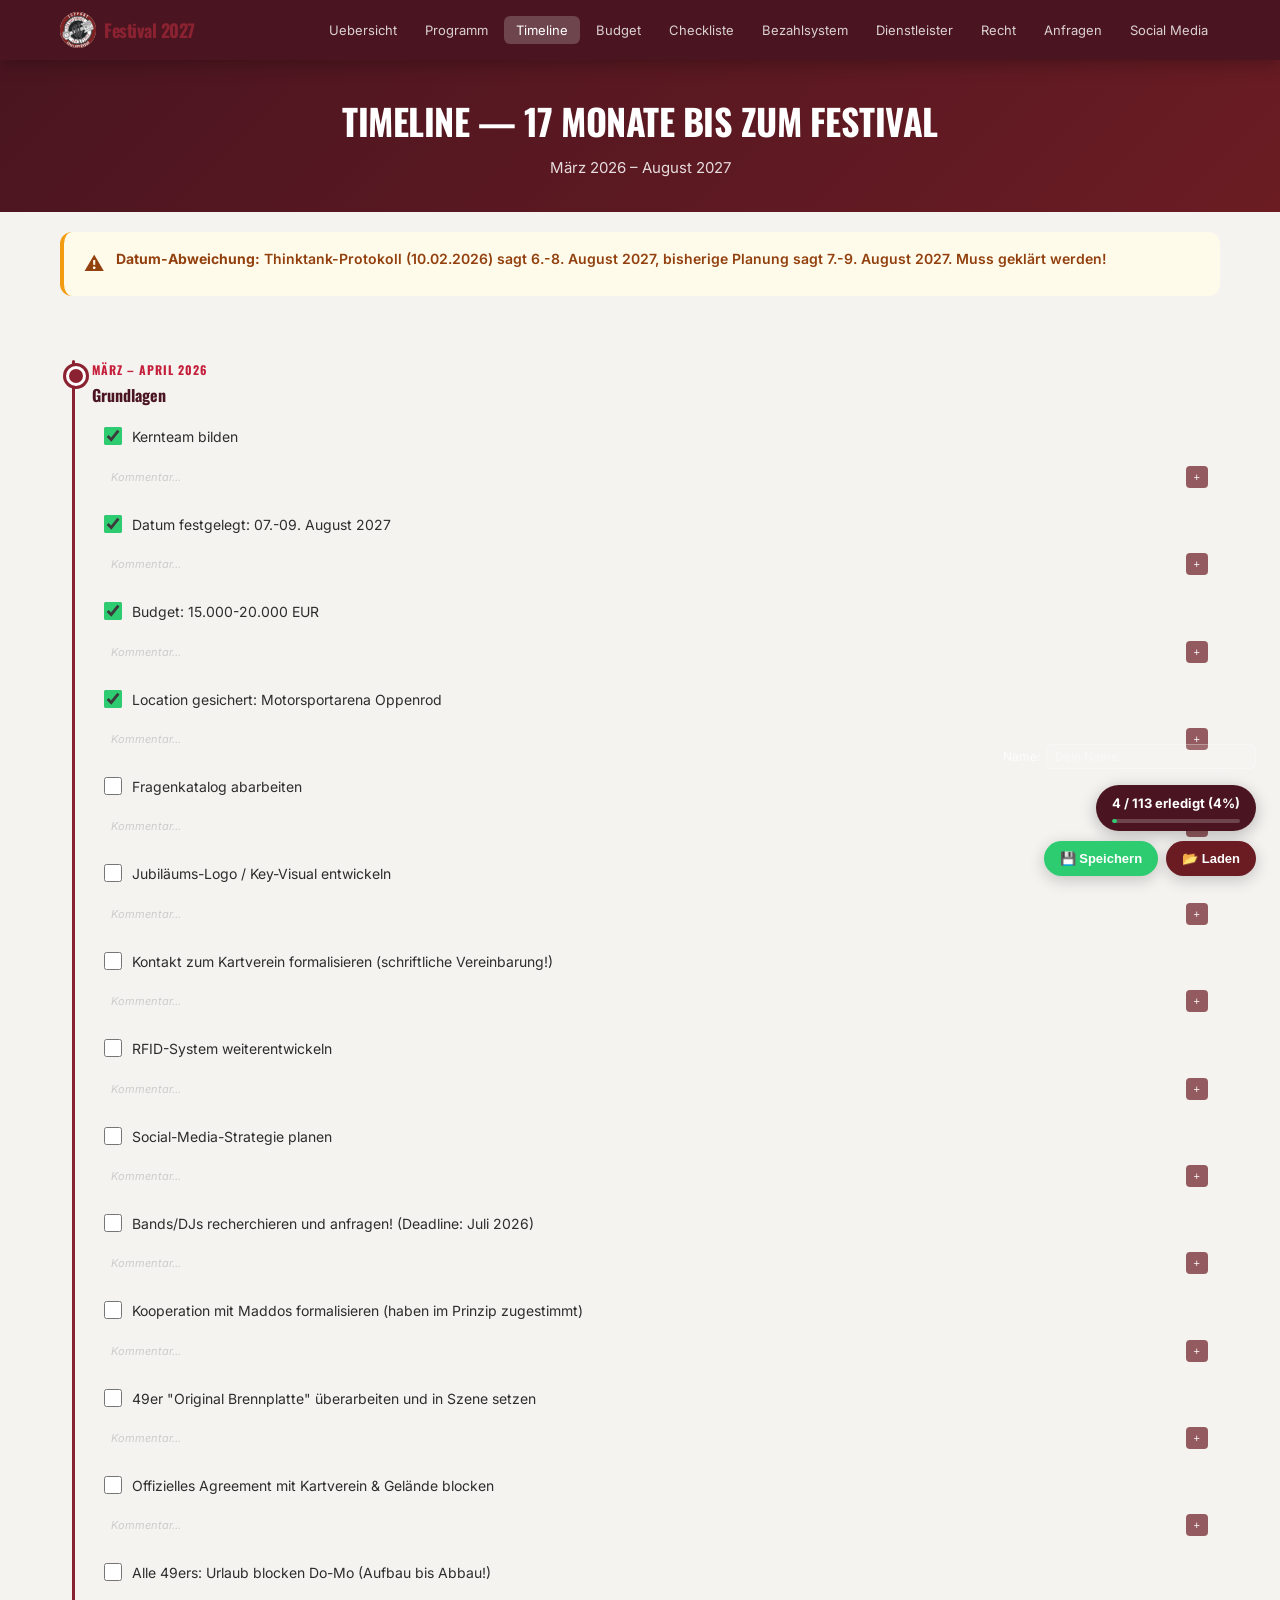
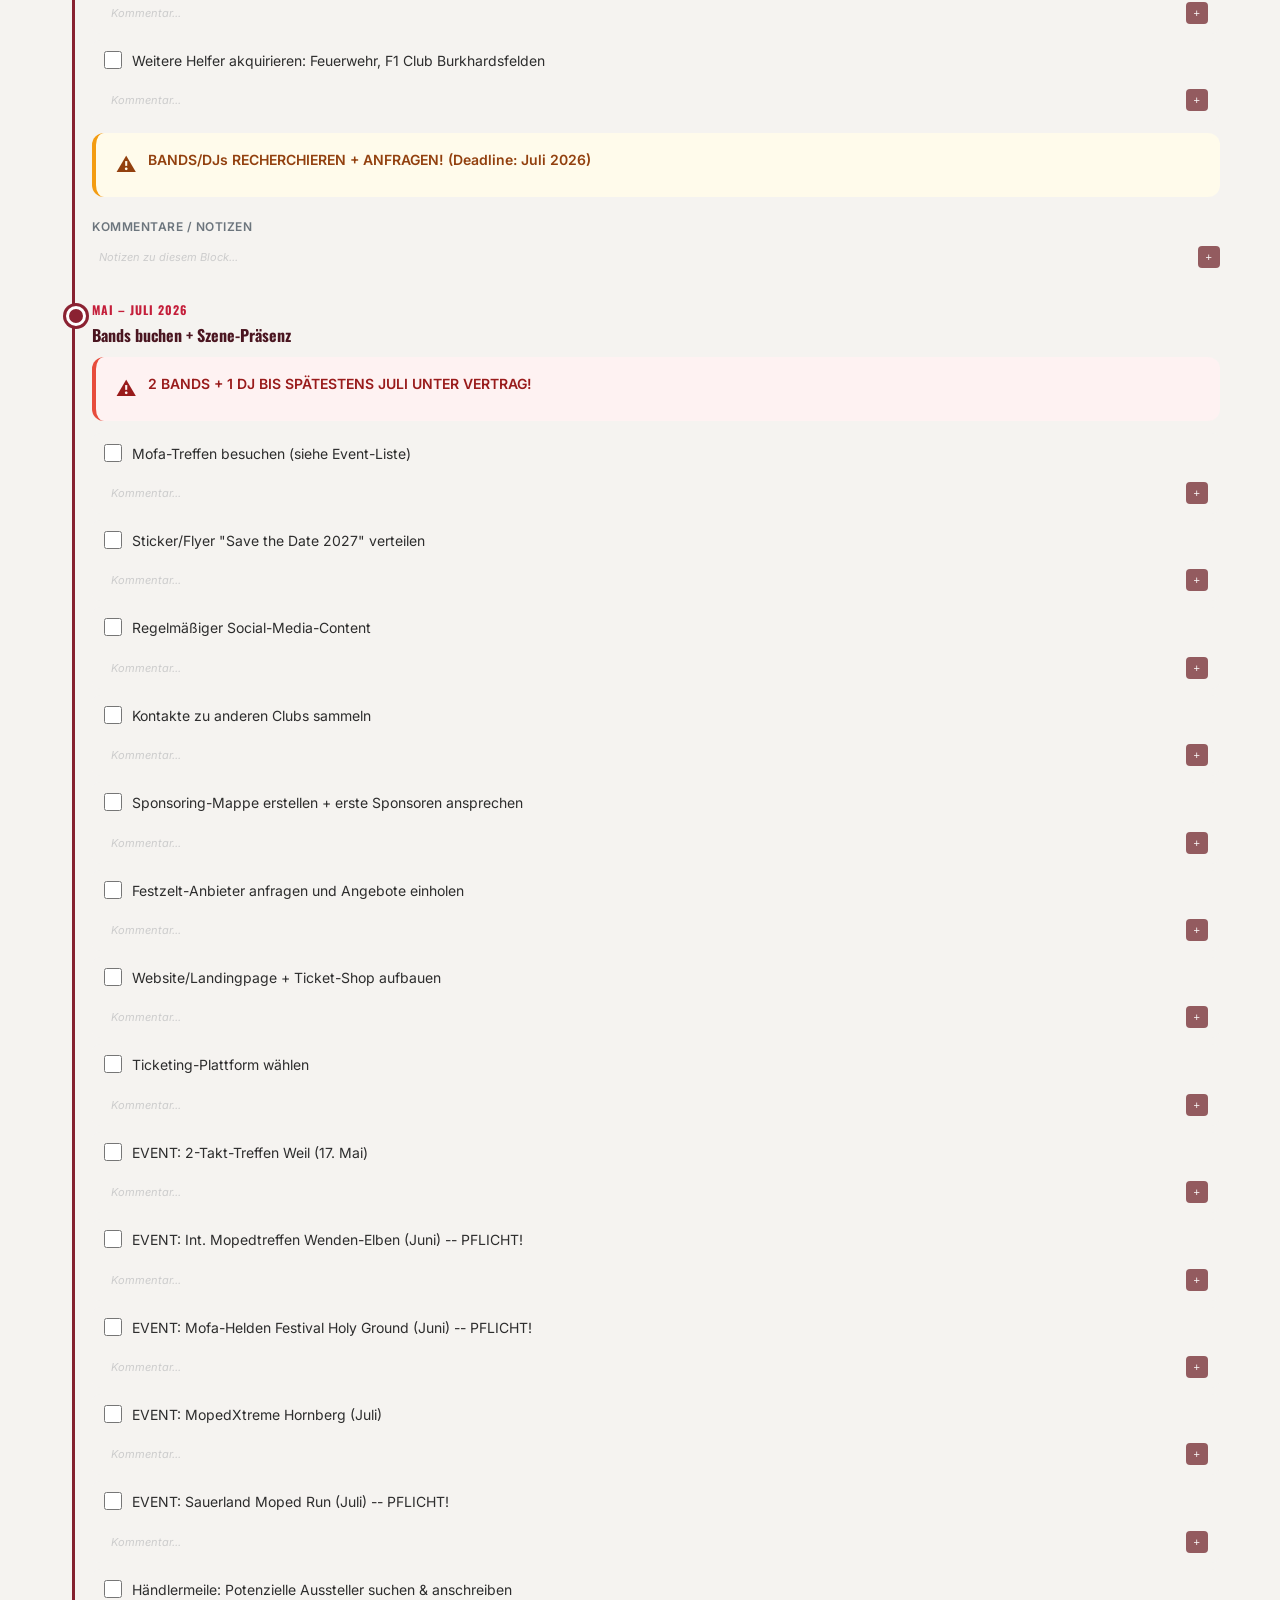
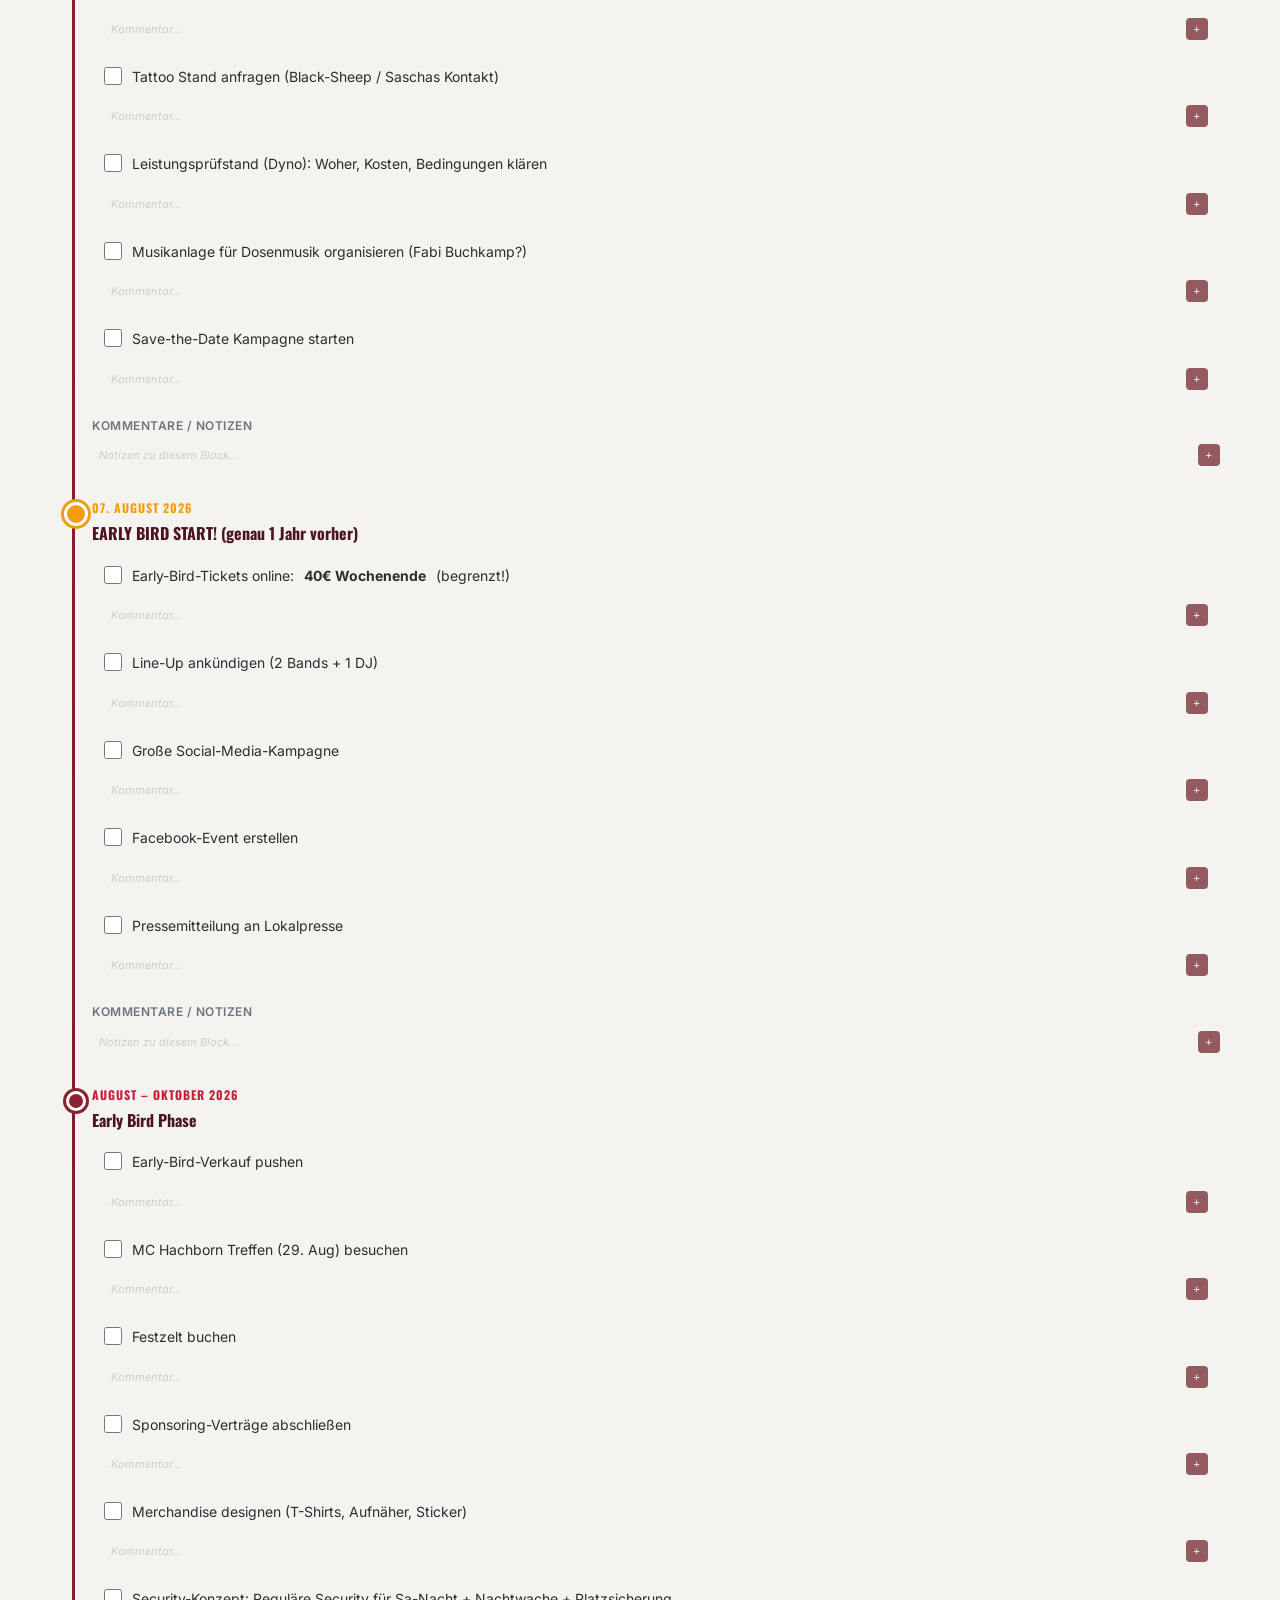
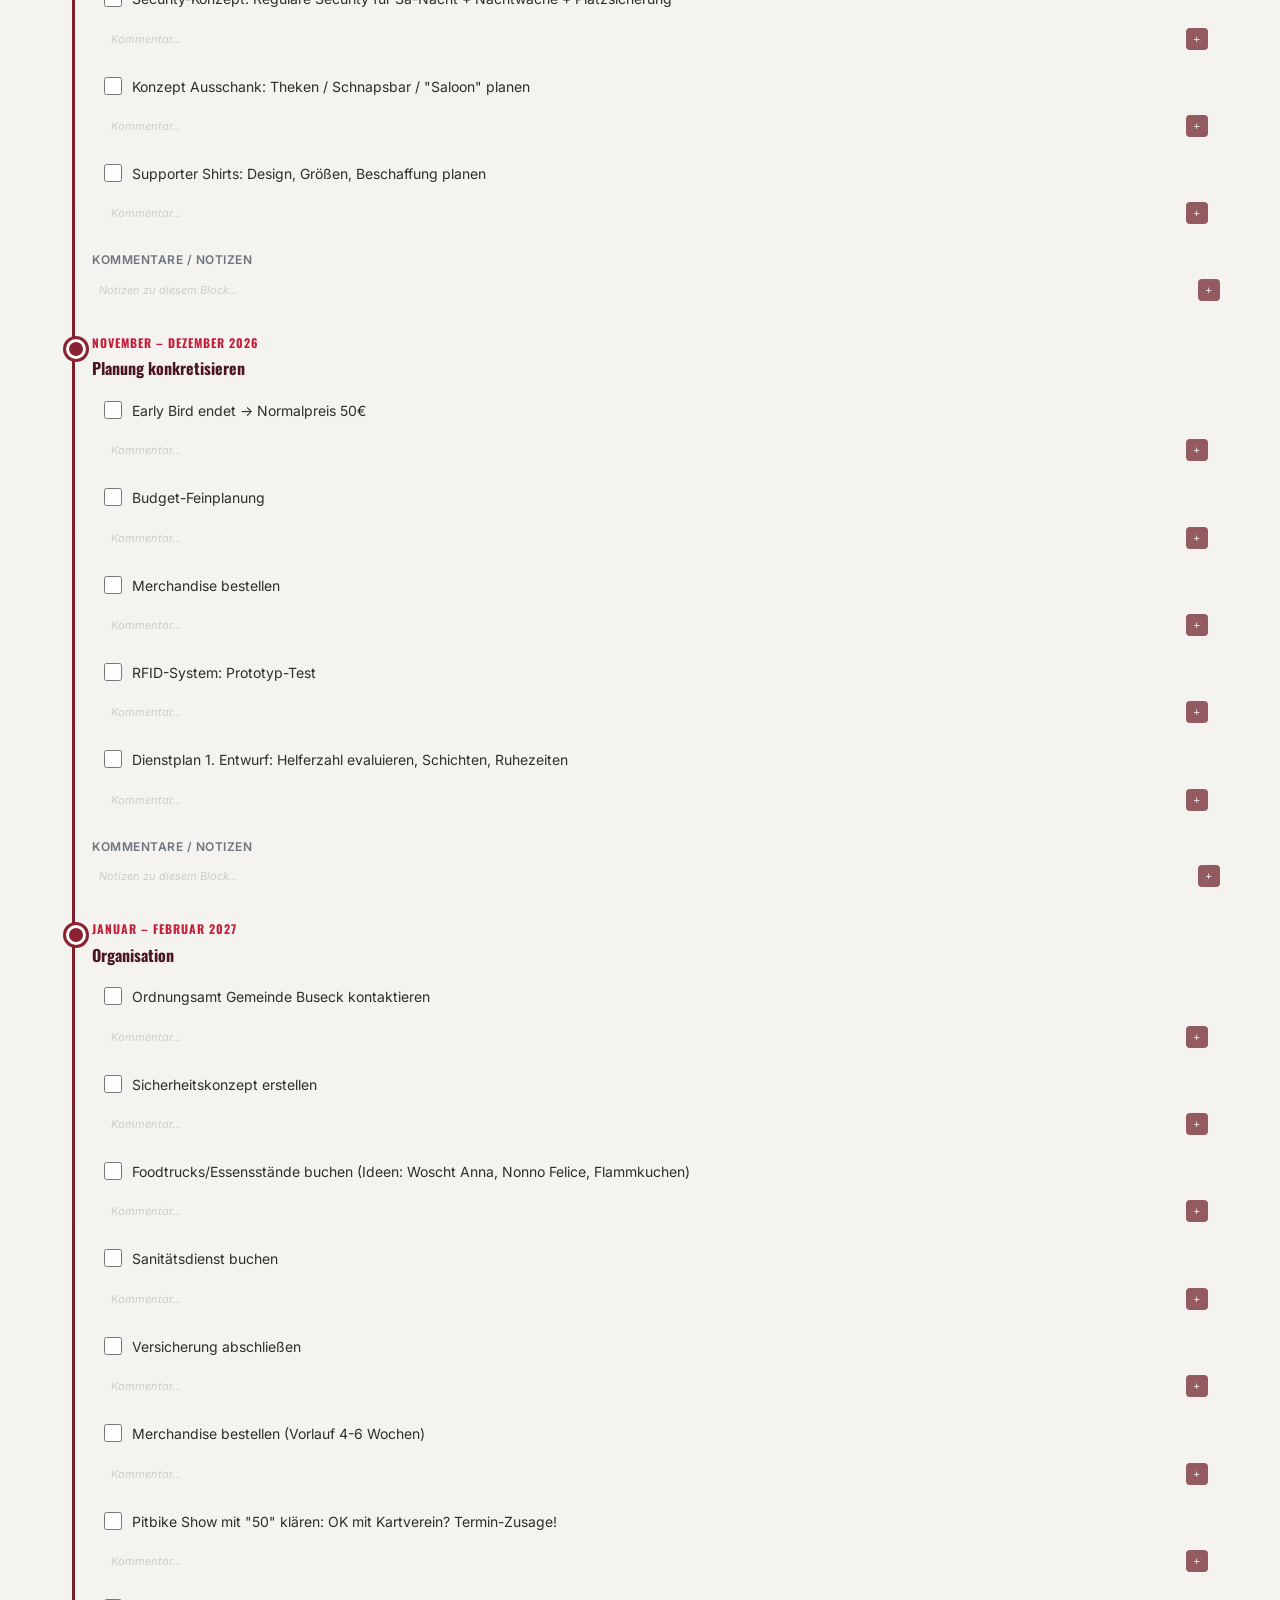
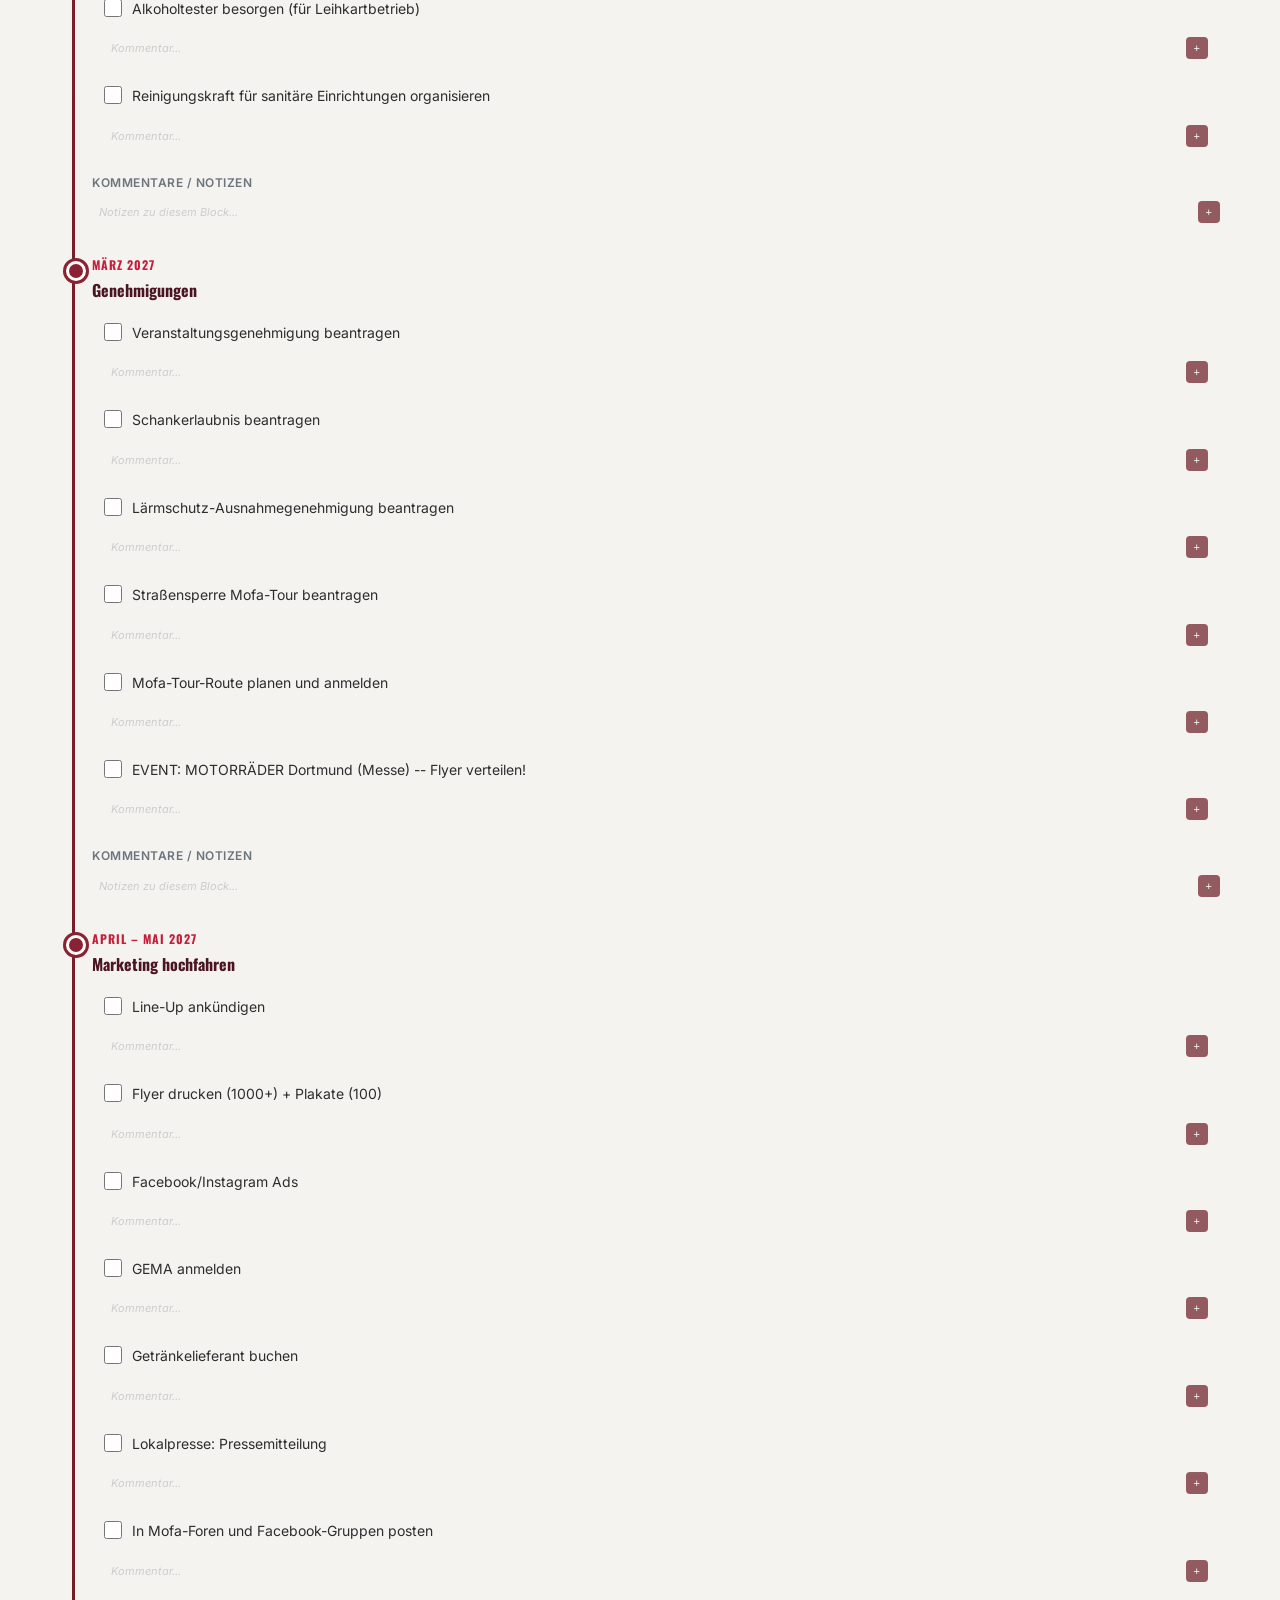
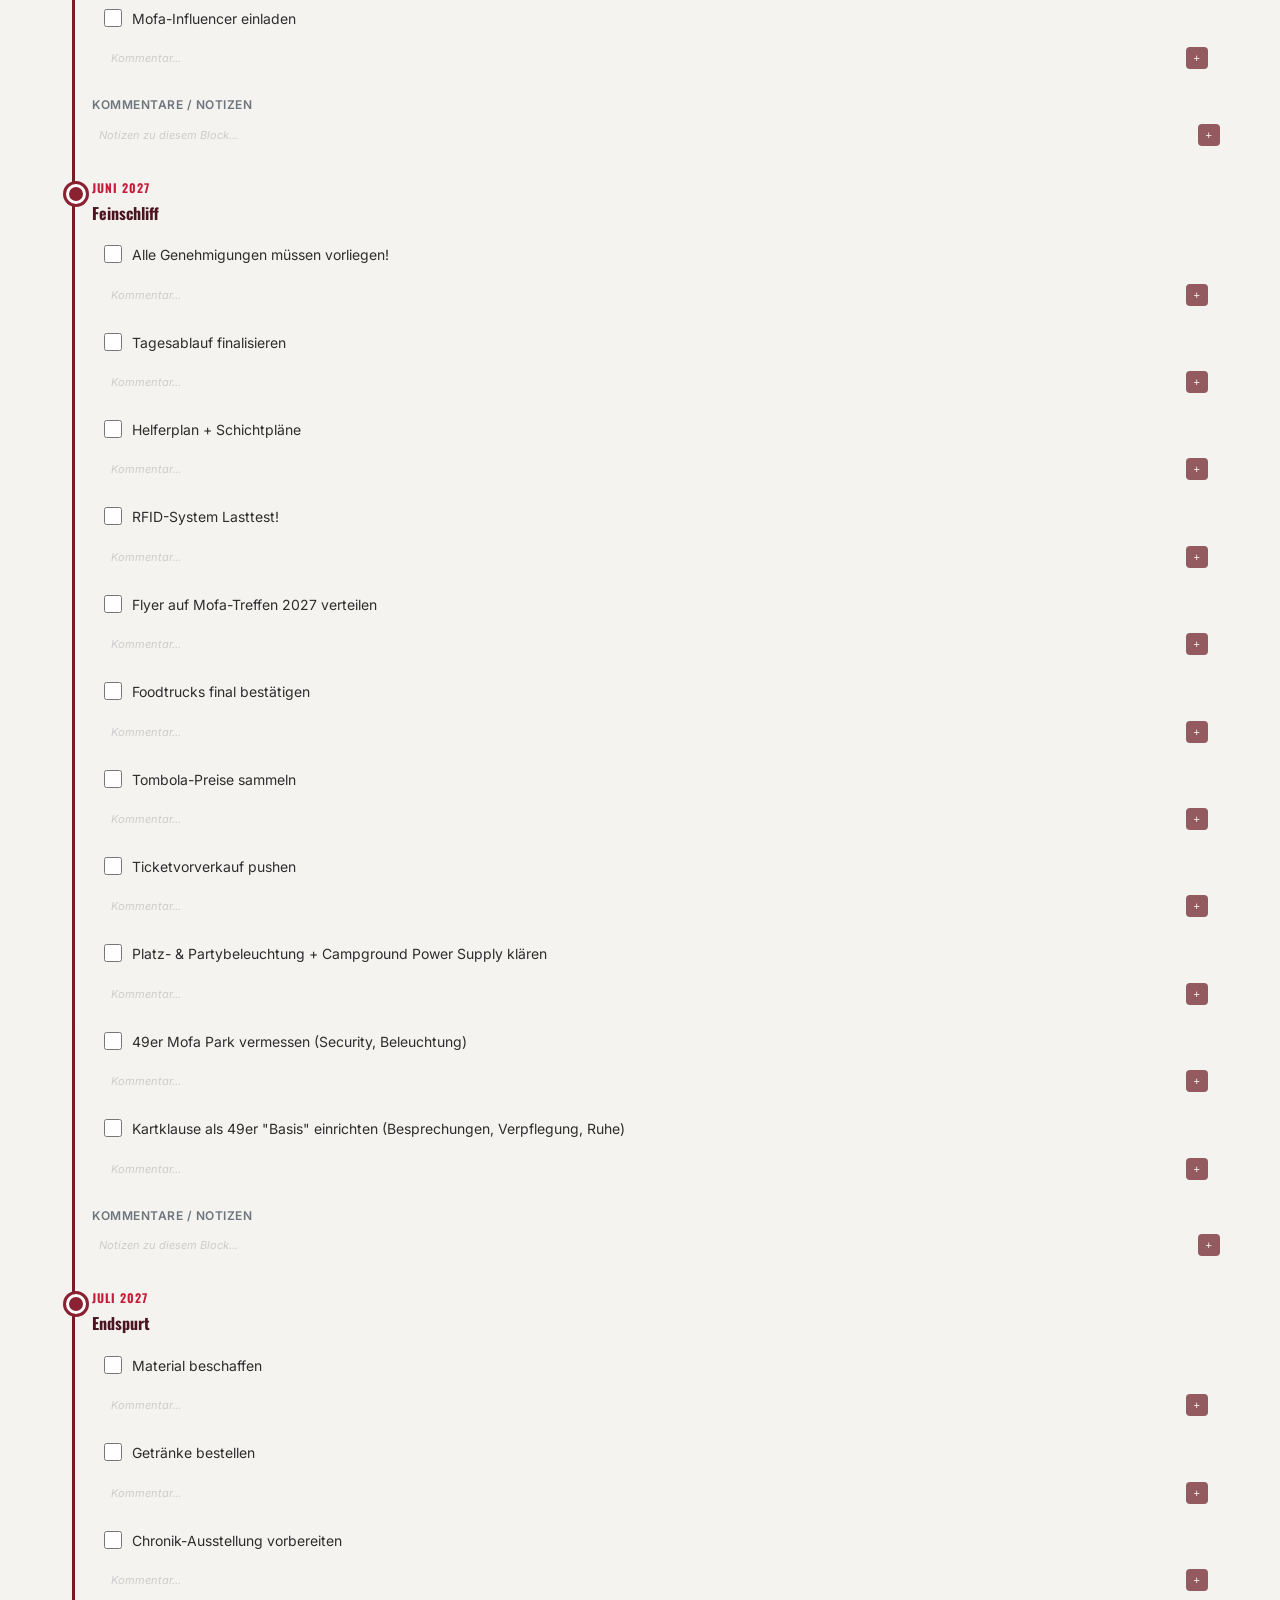
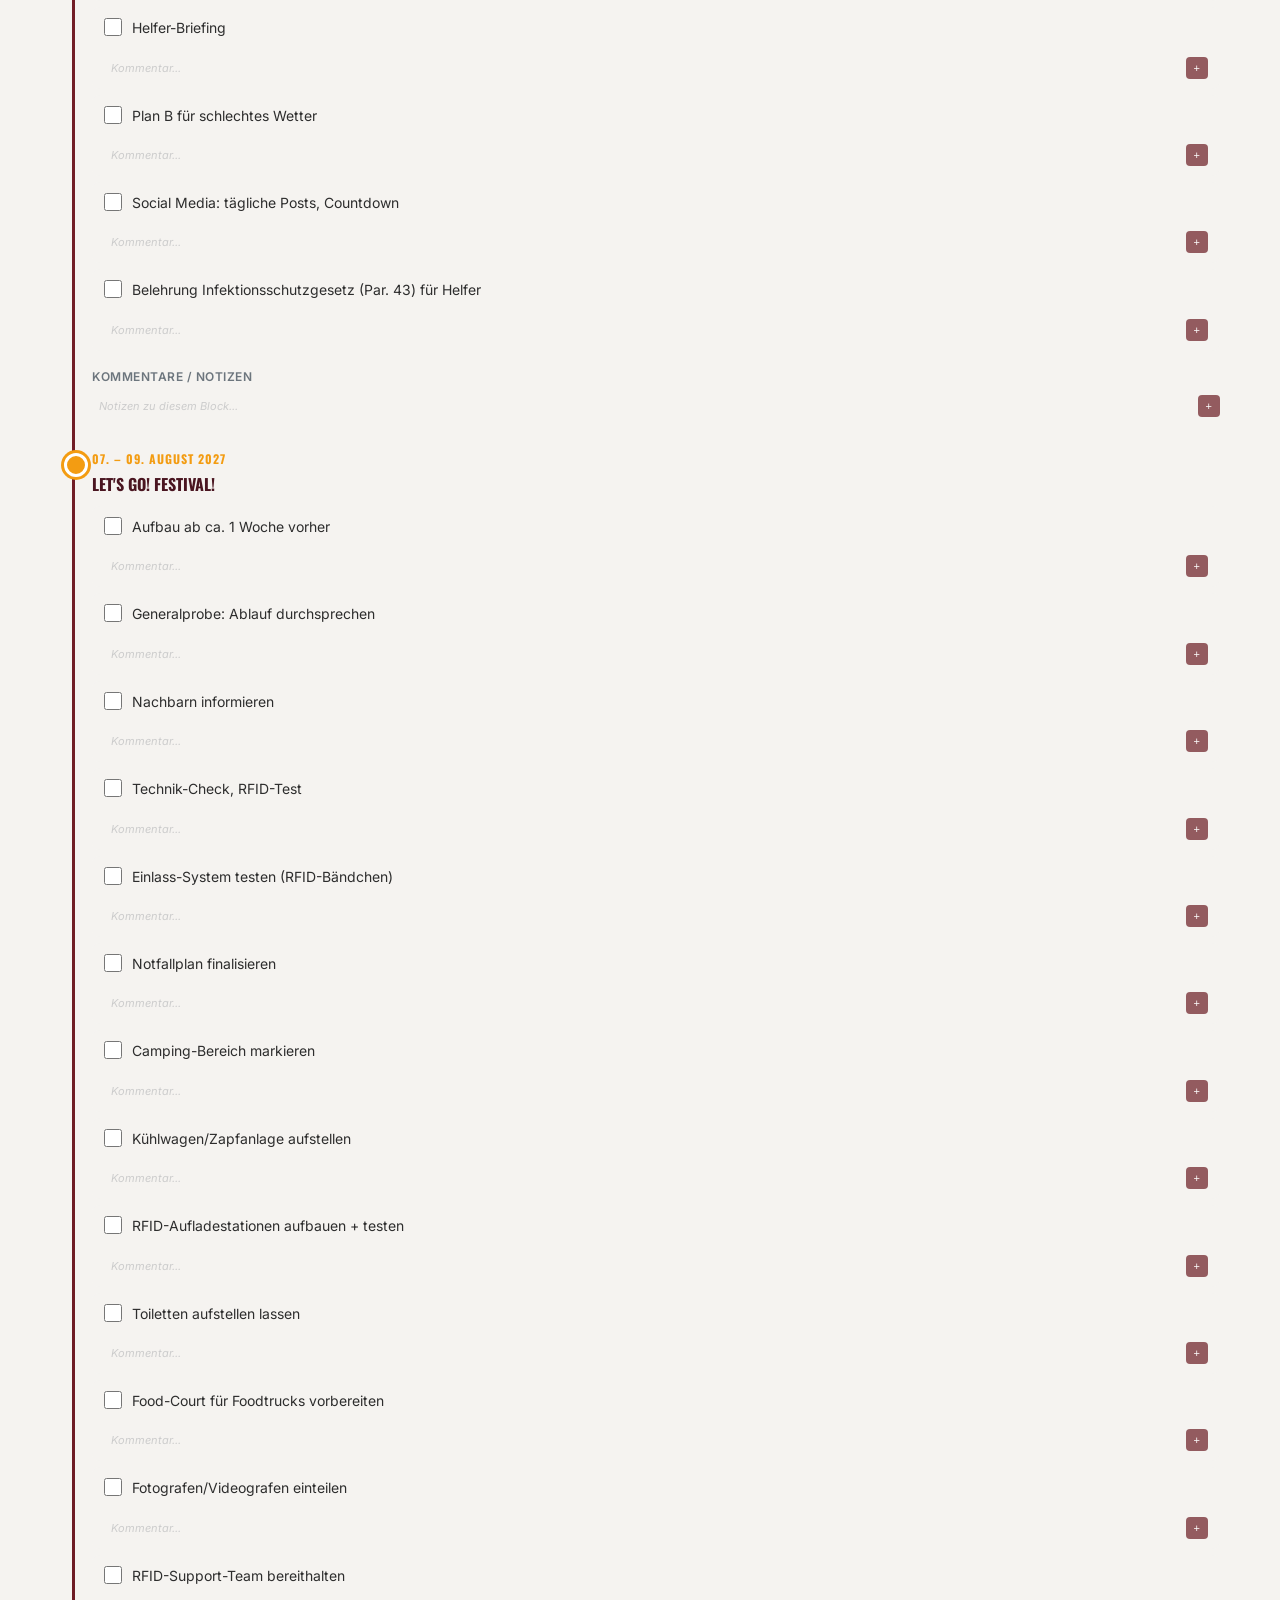
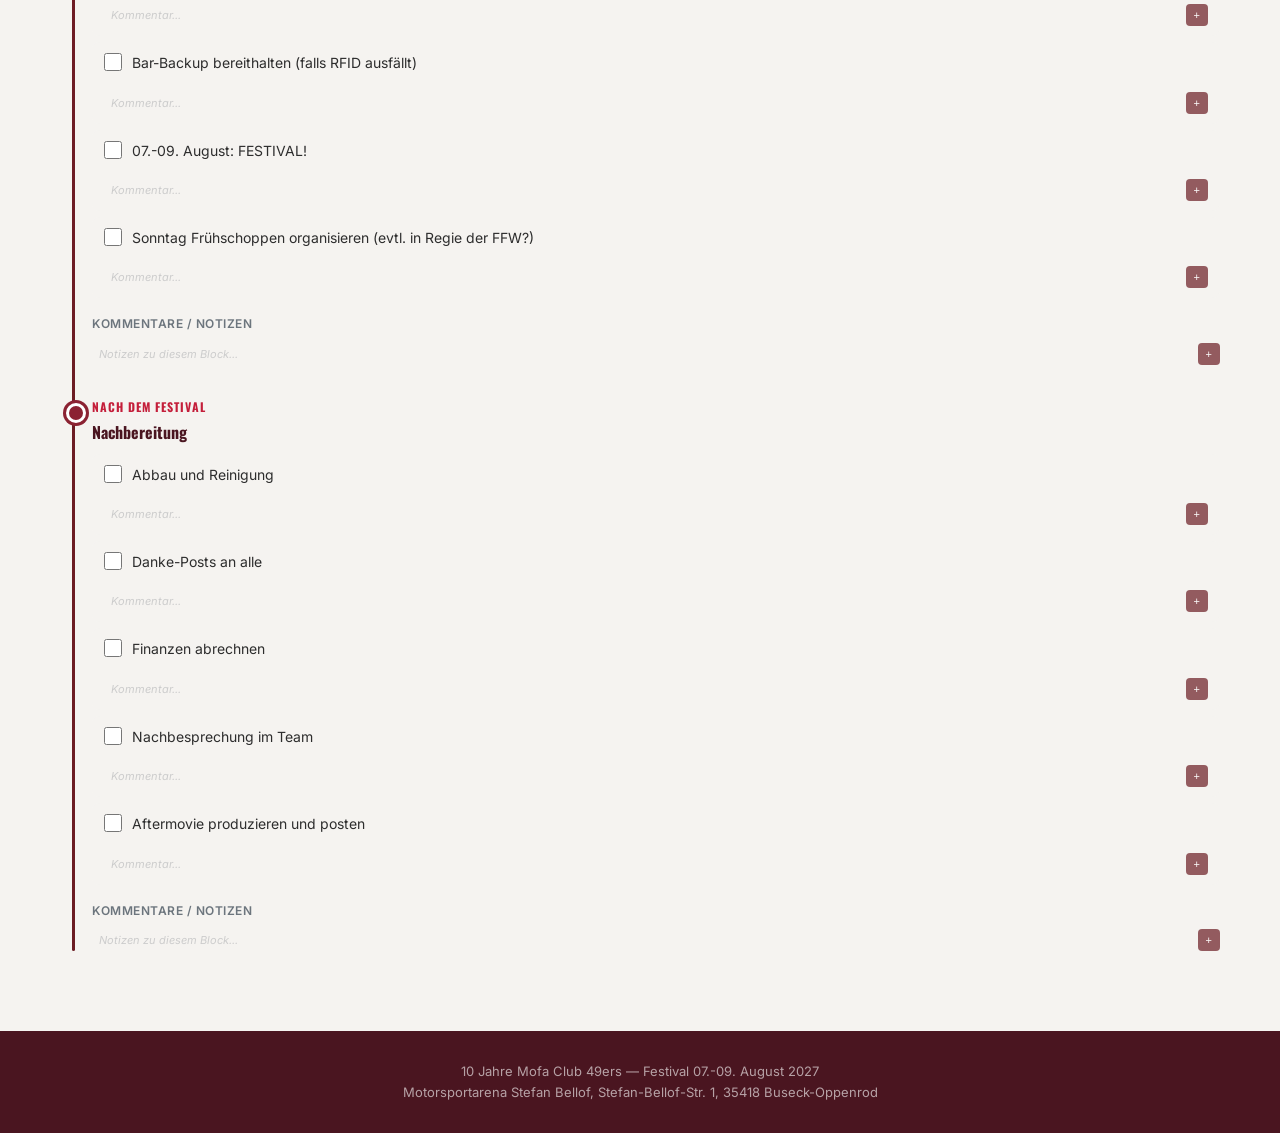
<file: timeline.html>
<!DOCTYPE html>
<html lang="de">
<head>
<meta charset="UTF-8">
<meta name="viewport" content="width=device-width, initial-scale=1.0">
<title>Timeline - 49ers Festival 2027</title>
<link rel="stylesheet" href="styles.css">
</head>
<body>

<!-- Progress Bar -->
<div class="progress-bar" id="progressBar"></div>

<!-- Navigation -->
<nav class="nav">
  <div class="nav-inner">
    <div class="nav-brand"><img src="Logos/49ers_logo.jpg" alt="49ers" style="height:36px;border-radius:50%;margin-right:8px;vertical-align:middle"><span>Festival 2027</span></div>
    <button class="burger" onclick="document.querySelector('.nav-links').classList.toggle('open')" aria-label="Menu">&#9776;</button>
    <ul class="nav-links">
      <li><a href="index.html">Uebersicht</a></li>
      <li><a href="programm.html">Programm</a></li>
      <li><a href="timeline.html">Timeline</a></li>
      <li><a href="budget.html">Budget</a></li>
      <li><a href="checkliste.html">Checkliste</a></li>
      <li><a href="bezahlsystem.html">Bezahlsystem</a></li>
      <li><a href="dienstleister.html">Dienstleister</a></li>
      <li><a href="genehmigungen.html">Recht</a></li>
      <li><a href="anfragen.html">Anfragen</a></li>
      <li><a href="socialmedia.html">Social Media</a></li>
    </ul>
  </div>
</nav>

<!-- Page Header -->
<header style="background: linear-gradient(135deg, var(--primary) 0%, var(--accent2) 100%); color: #fff; padding: 32px 20px; text-align: center;">
  <h1 style="font-size: clamp(22px, 4vw, 36px); font-weight: 900; letter-spacing: -0.5px; margin-bottom: 6px;">Timeline &mdash; 17 Monate bis zum Festival</h1>
  <p style="opacity: 0.85; font-size: 15px;">M&auml;rz 2026 &ndash; August 2027</p>
</header>

<div class="container" style="margin-top:20px">
  <div class="alert-box alert-warning">
    <span class="alert-icon">&#9888;</span>
    <span><strong>Datum-Abweichung:</strong> Thinktank-Protokoll (10.02.2026) sagt 6.-8. August 2027, bisherige Planung sagt 7.-9. August 2027. Muss gekl&auml;rt werden!</span>
  </div>
</div>

<!-- ══════════════════ TIMELINE ══════════════════ -->
<section class="section" id="timeline">
  <div class="container">

    <div class="timeline">

      <div class="timeline-item">
        <div class="timeline-date">M&auml;rz &ndash; April 2026</div>
        <div class="timeline-title">Grundlagen</div>
        <ul class="checklist">
          <li class="done"><input type="checkbox" data-id="tl-mar26-kernteam" checked> Kernteam bilden<div class="comment-thread" data-comment-id="note-tl-mar26-kernteam"><div class="comment-entries"></div><div class="comment-add"><input type="text" placeholder="Kommentar..."><button>+</button></div></div></li>
          <li class="done"><input type="checkbox" data-id="tl-mar26-datum" checked> Datum festgelegt: 07.-09. August 2027<div class="comment-thread" data-comment-id="note-tl-mar26-datum"><div class="comment-entries"></div><div class="comment-add"><input type="text" placeholder="Kommentar..."><button>+</button></div></div></li>
          <li class="done"><input type="checkbox" data-id="tl-mar26-budget" checked> Budget: 15.000-20.000 EUR<div class="comment-thread" data-comment-id="note-tl-mar26-budget"><div class="comment-entries"></div><div class="comment-add"><input type="text" placeholder="Kommentar..."><button>+</button></div></div></li>
          <li class="done"><input type="checkbox" data-id="tl-mar26-location" checked> Location gesichert: Motorsportarena Oppenrod<div class="comment-thread" data-comment-id="note-tl-mar26-location"><div class="comment-entries"></div><div class="comment-add"><input type="text" placeholder="Kommentar..."><button>+</button></div></div></li>
          <li><input type="checkbox" data-id="tl-mar26-fragenkatalog"> Fragenkatalog abarbeiten<div class="comment-thread" data-comment-id="note-tl-mar26-fragenkatalog"><div class="comment-entries"></div><div class="comment-add"><input type="text" placeholder="Kommentar..."><button>+</button></div></div></li>
          <li><input type="checkbox" data-id="tl-mar26-logo"> Jubil&auml;ums-Logo / Key-Visual entwickeln<div class="comment-thread" data-comment-id="note-tl-mar26-logo"><div class="comment-entries"></div><div class="comment-add"><input type="text" placeholder="Kommentar..."><button>+</button></div></div></li>
          <li><input type="checkbox" data-id="tl-mar26-kartverein-vertrag"> Kontakt zum Kartverein formalisieren (schriftliche Vereinbarung!)<div class="comment-thread" data-comment-id="note-tl-mar26-kartverein-vertrag"><div class="comment-entries"></div><div class="comment-add"><input type="text" placeholder="Kommentar..."><button>+</button></div></div></li>
          <li><input type="checkbox" data-id="tl-mar26-rfid"> RFID-System weiterentwickeln<div class="comment-thread" data-comment-id="note-tl-mar26-rfid"><div class="comment-entries"></div><div class="comment-add"><input type="text" placeholder="Kommentar..."><button>+</button></div></div></li>
          <li><input type="checkbox" data-id="tl-mar26-socialmedia-strategie"> Social-Media-Strategie planen<div class="comment-thread" data-comment-id="note-tl-mar26-socialmedia-strategie"><div class="comment-entries"></div><div class="comment-add"><input type="text" placeholder="Kommentar..."><button>+</button></div></div></li>
          <li><input type="checkbox" data-id="tl-mar26-bands-recherche"> Bands/DJs recherchieren und anfragen! (Deadline: Juli 2026)<div class="comment-thread" data-comment-id="note-tl-mar26-bands-recherche"><div class="comment-entries"></div><div class="comment-add"><input type="text" placeholder="Kommentar..."><button>+</button></div></div></li>
          <li><input type="checkbox" data-id="tl-mar26-maddos"> Kooperation mit Maddos formalisieren (haben im Prinzip zugestimmt)<div class="comment-thread" data-comment-id="note-tl-mar26-maddos"><div class="comment-entries"></div><div class="comment-add"><input type="text" placeholder="Kommentar..."><button>+</button></div></div></li>
          <li><input type="checkbox" data-id="tl-mar26-brennplatte"> 49er "Original Brennplatte" &uuml;berarbeiten und in Szene setzen<div class="comment-thread" data-comment-id="note-tl-mar26-brennplatte"><div class="comment-entries"></div><div class="comment-add"><input type="text" placeholder="Kommentar..."><button>+</button></div></div></li>
          <li><input type="checkbox" data-id="tl-mar26-kartverein-offiziell"> Offizielles Agreement mit Kartverein &amp; Gel&auml;nde blocken<div class="comment-thread" data-comment-id="note-tl-mar26-kartverein-offiziell"><div class="comment-entries"></div><div class="comment-add"><input type="text" placeholder="Kommentar..."><button>+</button></div></div></li>
          <li><input type="checkbox" data-id="tl-mar26-urlaub"> Alle 49ers: Urlaub blocken Do-Mo (Aufbau bis Abbau!)<div class="comment-thread" data-comment-id="note-tl-mar26-urlaub"><div class="comment-entries"></div><div class="comment-add"><input type="text" placeholder="Kommentar..."><button>+</button></div></div></li>
          <li><input type="checkbox" data-id="tl-mar26-helfer-ffw"> Weitere Helfer akquirieren: Feuerwehr, F1 Club Burkhardsfelden<div class="comment-thread" data-comment-id="note-tl-mar26-helfer-ffw"><div class="comment-entries"></div><div class="comment-add"><input type="text" placeholder="Kommentar..."><button>+</button></div></div></li>
        </ul>
        <div class="alert-box alert-warning" style="margin-top:12px">
          <span class="alert-icon">&#9888;</span>
          <span>BANDS/DJs RECHERCHIEREN + ANFRAGEN! (Deadline: Juli 2026)</span>
        </div>
        <div class="comment-block" style="margin-top:12px">
          <label style="font-size:12px;font-weight:600;color:var(--text-light);text-transform:uppercase;letter-spacing:0.5px">Kommentare / Notizen</label>
          <div class="comment-thread" data-comment-id="comment-mar26"><div class="comment-entries"></div><div class="comment-add"><input type="text" placeholder="Notizen zu diesem Block..."><button>+</button></div></div>
        </div>
      </div>

      <div class="timeline-item">
        <div class="timeline-date">Mai &ndash; Juli 2026</div>
        <div class="timeline-title">Bands buchen + Szene-Pr&auml;senz</div>
        <div class="alert-box alert-danger" style="margin-bottom:12px">
          <span class="alert-icon">&#9888;</span>
          <span>2 BANDS + 1 DJ BIS SP&Auml;TESTENS JULI UNTER VERTRAG!</span>
        </div>
        <ul class="checklist">
          <li><input type="checkbox" data-id="tl-mayjul26-mofatreffen"> Mofa-Treffen besuchen (siehe Event-Liste)<div class="comment-thread" data-comment-id="note-tl-mayjul26-mofatreffen"><div class="comment-entries"></div><div class="comment-add"><input type="text" placeholder="Kommentar..."><button>+</button></div></div></li>
          <li><input type="checkbox" data-id="tl-mayjul26-flyer-savedate"> Sticker/Flyer &quot;Save the Date 2027&quot; verteilen<div class="comment-thread" data-comment-id="note-tl-mayjul26-flyer-savedate"><div class="comment-entries"></div><div class="comment-add"><input type="text" placeholder="Kommentar..."><button>+</button></div></div></li>
          <li><input type="checkbox" data-id="tl-mayjul26-socialmedia"> Regelm&auml;&szlig;iger Social-Media-Content<div class="comment-thread" data-comment-id="note-tl-mayjul26-socialmedia"><div class="comment-entries"></div><div class="comment-add"><input type="text" placeholder="Kommentar..."><button>+</button></div></div></li>
          <li><input type="checkbox" data-id="tl-mayjul26-clubs-kontakte"> Kontakte zu anderen Clubs sammeln<div class="comment-thread" data-comment-id="note-tl-mayjul26-clubs-kontakte"><div class="comment-entries"></div><div class="comment-add"><input type="text" placeholder="Kommentar..."><button>+</button></div></div></li>
          <li><input type="checkbox" data-id="tl-mayjul26-sponsoring-mappe"> Sponsoring-Mappe erstellen + erste Sponsoren ansprechen<div class="comment-thread" data-comment-id="note-tl-mayjul26-sponsoring-mappe"><div class="comment-entries"></div><div class="comment-add"><input type="text" placeholder="Kommentar..."><button>+</button></div></div></li>
          <li><input type="checkbox" data-id="tl-mayjul26-festzelt-anfragen"> Festzelt-Anbieter anfragen und Angebote einholen<div class="comment-thread" data-comment-id="note-tl-mayjul26-festzelt-anfragen"><div class="comment-entries"></div><div class="comment-add"><input type="text" placeholder="Kommentar..."><button>+</button></div></div></li>
          <li><input type="checkbox" data-id="tl-mayjul26-website"> Website/Landingpage + Ticket-Shop aufbauen<div class="comment-thread" data-comment-id="note-tl-mayjul26-website"><div class="comment-entries"></div><div class="comment-add"><input type="text" placeholder="Kommentar..."><button>+</button></div></div></li>
          <li><input type="checkbox" data-id="tl-mayjul26-ticketing"> Ticketing-Plattform w&auml;hlen<div class="comment-thread" data-comment-id="note-tl-mayjul26-ticketing"><div class="comment-entries"></div><div class="comment-add"><input type="text" placeholder="Kommentar..."><button>+</button></div></div></li>
          <li><input type="checkbox" data-id="tl-mayjul26-event-weil"> EVENT: 2-Takt-Treffen Weil (17. Mai)<div class="comment-thread" data-comment-id="note-tl-mayjul26-event-weil"><div class="comment-entries"></div><div class="comment-add"><input type="text" placeholder="Kommentar..."><button>+</button></div></div></li>
          <li><input type="checkbox" data-id="tl-mayjul26-event-wenden"> EVENT: Int. Mopedtreffen Wenden-Elben (Juni) -- PFLICHT!<div class="comment-thread" data-comment-id="note-tl-mayjul26-event-wenden"><div class="comment-entries"></div><div class="comment-add"><input type="text" placeholder="Kommentar..."><button>+</button></div></div></li>
          <li><input type="checkbox" data-id="tl-mayjul26-event-hollyground"> EVENT: Mofa-Helden Festival Holy Ground (Juni) -- PFLICHT!<div class="comment-thread" data-comment-id="note-tl-mayjul26-event-hollyground"><div class="comment-entries"></div><div class="comment-add"><input type="text" placeholder="Kommentar..."><button>+</button></div></div></li>
          <li><input type="checkbox" data-id="tl-mayjul26-event-hornberg"> EVENT: MopedXtreme Hornberg (Juli)<div class="comment-thread" data-comment-id="note-tl-mayjul26-event-hornberg"><div class="comment-entries"></div><div class="comment-add"><input type="text" placeholder="Kommentar..."><button>+</button></div></div></li>
          <li><input type="checkbox" data-id="tl-mayjul26-event-sauerland"> EVENT: Sauerland Moped Run (Juli) -- PFLICHT!<div class="comment-thread" data-comment-id="note-tl-mayjul26-event-sauerland"><div class="comment-entries"></div><div class="comment-add"><input type="text" placeholder="Kommentar..."><button>+</button></div></div></li>
          <li><input type="checkbox" data-id="tl-mai26-haendlermeile"> H&auml;ndlermeile: Potenzielle Aussteller suchen &amp; anschreiben<div class="comment-thread" data-comment-id="note-tl-mai26-haendlermeile"><div class="comment-entries"></div><div class="comment-add"><input type="text" placeholder="Kommentar..."><button>+</button></div></div></li>
          <li><input type="checkbox" data-id="tl-mai26-tattoo"> Tattoo Stand anfragen (Black-Sheep / Saschas Kontakt)<div class="comment-thread" data-comment-id="note-tl-mai26-tattoo"><div class="comment-entries"></div><div class="comment-add"><input type="text" placeholder="Kommentar..."><button>+</button></div></div></li>
          <li><input type="checkbox" data-id="tl-mai26-leistungspruefstand"> Leistungspr&uuml;fstand (Dyno): Woher, Kosten, Bedingungen kl&auml;ren<div class="comment-thread" data-comment-id="note-tl-mai26-leistungspruefstand"><div class="comment-entries"></div><div class="comment-add"><input type="text" placeholder="Kommentar..."><button>+</button></div></div></li>
          <li><input type="checkbox" data-id="tl-mai26-dosenmusik"> Musikanlage f&uuml;r Dosenmusik organisieren (Fabi Buchkamp?)<div class="comment-thread" data-comment-id="note-tl-mai26-dosenmusik"><div class="comment-entries"></div><div class="comment-add"><input type="text" placeholder="Kommentar..."><button>+</button></div></div></li>
          <li><input type="checkbox" data-id="tl-mai26-savethedate"> Save-the-Date Kampagne starten<div class="comment-thread" data-comment-id="note-tl-mai26-savethedate"><div class="comment-entries"></div><div class="comment-add"><input type="text" placeholder="Kommentar..."><button>+</button></div></div></li>
        </ul>
        <div class="comment-block" style="margin-top:12px">
          <label style="font-size:12px;font-weight:600;color:var(--text-light);text-transform:uppercase;letter-spacing:0.5px">Kommentare / Notizen</label>
          <div class="comment-thread" data-comment-id="comment-mai26"><div class="comment-entries"></div><div class="comment-add"><input type="text" placeholder="Notizen zu diesem Block..."><button>+</button></div></div>
        </div>
      </div>

      <div class="timeline-item milestone">
        <div class="timeline-date">07. August 2026</div>
        <div class="timeline-title">EARLY BIRD START! (genau 1 Jahr vorher)</div>
        <ul class="checklist">
          <li><input type="checkbox" data-id="tl-aug26-earlybird-tickets"> Early-Bird-Tickets online: <strong>40&euro; Wochenende</strong> (begrenzt!)<div class="comment-thread" data-comment-id="note-tl-aug26-earlybird-tickets"><div class="comment-entries"></div><div class="comment-add"><input type="text" placeholder="Kommentar..."><button>+</button></div></div></li>
          <li><input type="checkbox" data-id="tl-aug26-lineup"> Line-Up ank&uuml;ndigen (2 Bands + 1 DJ)<div class="comment-thread" data-comment-id="note-tl-aug26-lineup"><div class="comment-entries"></div><div class="comment-add"><input type="text" placeholder="Kommentar..."><button>+</button></div></div></li>
          <li><input type="checkbox" data-id="tl-aug26-socialmedia-kampagne"> Gro&szlig;e Social-Media-Kampagne<div class="comment-thread" data-comment-id="note-tl-aug26-socialmedia-kampagne"><div class="comment-entries"></div><div class="comment-add"><input type="text" placeholder="Kommentar..."><button>+</button></div></div></li>
          <li><input type="checkbox" data-id="tl-aug26-facebook-event"> Facebook-Event erstellen<div class="comment-thread" data-comment-id="note-tl-aug26-facebook-event"><div class="comment-entries"></div><div class="comment-add"><input type="text" placeholder="Kommentar..."><button>+</button></div></div></li>
          <li><input type="checkbox" data-id="tl-aug26-presse"> Pressemitteilung an Lokalpresse<div class="comment-thread" data-comment-id="note-tl-aug26-presse"><div class="comment-entries"></div><div class="comment-add"><input type="text" placeholder="Kommentar..."><button>+</button></div></div></li>
        </ul>
        <div class="comment-block" style="margin-top:12px">
          <label style="font-size:12px;font-weight:600;color:var(--text-light);text-transform:uppercase;letter-spacing:0.5px">Kommentare / Notizen</label>
          <div class="comment-thread" data-comment-id="comment-aug26-eb"><div class="comment-entries"></div><div class="comment-add"><input type="text" placeholder="Notizen zu diesem Block..."><button>+</button></div></div>
        </div>
      </div>

      <div class="timeline-item">
        <div class="timeline-date">August &ndash; Oktober 2026</div>
        <div class="timeline-title">Early Bird Phase</div>
        <ul class="checklist">
          <li><input type="checkbox" data-id="tl-augokt26-earlybird-push"> Early-Bird-Verkauf pushen<div class="comment-thread" data-comment-id="note-tl-augokt26-earlybird-push"><div class="comment-entries"></div><div class="comment-add"><input type="text" placeholder="Kommentar..."><button>+</button></div></div></li>
          <li><input type="checkbox" data-id="tl-augokt26-hachborn"> MC Hachborn Treffen (29. Aug) besuchen<div class="comment-thread" data-comment-id="note-tl-augokt26-hachborn"><div class="comment-entries"></div><div class="comment-add"><input type="text" placeholder="Kommentar..."><button>+</button></div></div></li>
          <li><input type="checkbox" data-id="tl-augokt26-festzelt"> Festzelt buchen<div class="comment-thread" data-comment-id="note-tl-augokt26-festzelt"><div class="comment-entries"></div><div class="comment-add"><input type="text" placeholder="Kommentar..."><button>+</button></div></div></li>
          <li><input type="checkbox" data-id="tl-augokt26-sponsoring"> Sponsoring-Vertr&auml;ge abschlie&szlig;en<div class="comment-thread" data-comment-id="note-tl-augokt26-sponsoring"><div class="comment-entries"></div><div class="comment-add"><input type="text" placeholder="Kommentar..."><button>+</button></div></div></li>
          <li><input type="checkbox" data-id="tl-augokt26-merch-design"> Merchandise designen (T-Shirts, Aufn&auml;her, Sticker)<div class="comment-thread" data-comment-id="note-tl-augokt26-merch-design"><div class="comment-entries"></div><div class="comment-add"><input type="text" placeholder="Kommentar..."><button>+</button></div></div></li>
          <li><input type="checkbox" data-id="tl-aug26-security"> Security-Konzept: Regul&auml;re Security f&uuml;r Sa-Nacht + Nachtwache + Platzsicherung<div class="comment-thread" data-comment-id="note-tl-aug26-security"><div class="comment-entries"></div><div class="comment-add"><input type="text" placeholder="Kommentar..."><button>+</button></div></div></li>
          <li><input type="checkbox" data-id="tl-aug26-ausschank"> Konzept Ausschank: Theken / Schnapsbar / "Saloon" planen<div class="comment-thread" data-comment-id="note-tl-aug26-ausschank"><div class="comment-entries"></div><div class="comment-add"><input type="text" placeholder="Kommentar..."><button>+</button></div></div></li>
          <li><input type="checkbox" data-id="tl-aug26-supporter"> Supporter Shirts: Design, Gr&ouml;&szlig;en, Beschaffung planen<div class="comment-thread" data-comment-id="note-tl-aug26-supporter"><div class="comment-entries"></div><div class="comment-add"><input type="text" placeholder="Kommentar..."><button>+</button></div></div></li>
        </ul>
        <div class="comment-block" style="margin-top:12px">
          <label style="font-size:12px;font-weight:600;color:var(--text-light);text-transform:uppercase;letter-spacing:0.5px">Kommentare / Notizen</label>
          <div class="comment-thread" data-comment-id="comment-aug26"><div class="comment-entries"></div><div class="comment-add"><input type="text" placeholder="Notizen zu diesem Block..."><button>+</button></div></div>
        </div>
      </div>

      <div class="timeline-item">
        <div class="timeline-date">November &ndash; Dezember 2026</div>
        <div class="timeline-title">Planung konkretisieren</div>
        <ul class="checklist">
          <li><input type="checkbox" data-id="tl-novdez26-earlybird-ende"> Early Bird endet &rarr; Normalpreis 50&euro;<div class="comment-thread" data-comment-id="note-tl-novdez26-earlybird-ende"><div class="comment-entries"></div><div class="comment-add"><input type="text" placeholder="Kommentar..."><button>+</button></div></div></li>
          <li><input type="checkbox" data-id="tl-novdez26-budget-fein"> Budget-Feinplanung<div class="comment-thread" data-comment-id="note-tl-novdez26-budget-fein"><div class="comment-entries"></div><div class="comment-add"><input type="text" placeholder="Kommentar..."><button>+</button></div></div></li>
          <li><input type="checkbox" data-id="tl-novdez26-merch-bestellen"> Merchandise bestellen<div class="comment-thread" data-comment-id="note-tl-novdez26-merch-bestellen"><div class="comment-entries"></div><div class="comment-add"><input type="text" placeholder="Kommentar..."><button>+</button></div></div></li>
          <li><input type="checkbox" data-id="tl-novdez26-rfid-prototyp"> RFID-System: Prototyp-Test<div class="comment-thread" data-comment-id="note-tl-novdez26-rfid-prototyp"><div class="comment-entries"></div><div class="comment-add"><input type="text" placeholder="Kommentar..."><button>+</button></div></div></li>
          <li><input type="checkbox" data-id="tl-nov26-dienstplan"> Dienstplan 1. Entwurf: Helferzahl evaluieren, Schichten, Ruhezeiten<div class="comment-thread" data-comment-id="note-tl-nov26-dienstplan"><div class="comment-entries"></div><div class="comment-add"><input type="text" placeholder="Kommentar..."><button>+</button></div></div></li>
        </ul>
        <div class="comment-block" style="margin-top:12px">
          <label style="font-size:12px;font-weight:600;color:var(--text-light);text-transform:uppercase;letter-spacing:0.5px">Kommentare / Notizen</label>
          <div class="comment-thread" data-comment-id="comment-nov26"><div class="comment-entries"></div><div class="comment-add"><input type="text" placeholder="Notizen zu diesem Block..."><button>+</button></div></div>
        </div>
      </div>

      <div class="timeline-item">
        <div class="timeline-date">Januar &ndash; Februar 2027</div>
        <div class="timeline-title">Organisation</div>
        <ul class="checklist">
          <li><input type="checkbox" data-id="tl-janfeb27-ordnungsamt"> Ordnungsamt Gemeinde Buseck kontaktieren<div class="comment-thread" data-comment-id="note-tl-janfeb27-ordnungsamt"><div class="comment-entries"></div><div class="comment-add"><input type="text" placeholder="Kommentar..."><button>+</button></div></div></li>
          <li><input type="checkbox" data-id="tl-janfeb27-sicherheitskonzept"> Sicherheitskonzept erstellen<div class="comment-thread" data-comment-id="note-tl-janfeb27-sicherheitskonzept"><div class="comment-entries"></div><div class="comment-add"><input type="text" placeholder="Kommentar..."><button>+</button></div></div></li>
          <li><input type="checkbox" data-id="tl-janfeb27-foodtrucks"> Foodtrucks/Essensst&auml;nde buchen (Ideen: Woscht Anna, Nonno Felice, Flammkuchen)<div class="comment-thread" data-comment-id="note-tl-janfeb27-foodtrucks"><div class="comment-entries"></div><div class="comment-add"><input type="text" placeholder="Kommentar..."><button>+</button></div></div></li>
          <li><input type="checkbox" data-id="tl-janfeb27-sanitaet"> Sanit&auml;tsdienst buchen<div class="comment-thread" data-comment-id="note-tl-janfeb27-sanitaet"><div class="comment-entries"></div><div class="comment-add"><input type="text" placeholder="Kommentar..."><button>+</button></div></div></li>
          <li><input type="checkbox" data-id="tl-janfeb27-versicherung"> Versicherung abschlie&szlig;en<div class="comment-thread" data-comment-id="note-tl-janfeb27-versicherung"><div class="comment-entries"></div><div class="comment-add"><input type="text" placeholder="Kommentar..."><button>+</button></div></div></li>
          <li><input type="checkbox" data-id="tl-janfeb27-merch-order"> Merchandise bestellen (Vorlauf 4-6 Wochen)<div class="comment-thread" data-comment-id="note-tl-janfeb27-merch-order"><div class="comment-entries"></div><div class="comment-add"><input type="text" placeholder="Kommentar..."><button>+</button></div></div></li>
          <li><input type="checkbox" data-id="tl-jan27-pitbike"> Pitbike Show mit "50" kl&auml;ren: OK mit Kartverein? Termin-Zusage!<div class="comment-thread" data-comment-id="note-tl-jan27-pitbike"><div class="comment-entries"></div><div class="comment-add"><input type="text" placeholder="Kommentar..."><button>+</button></div></div></li>
          <li><input type="checkbox" data-id="tl-jan27-alkoholtester"> Alkoholtester besorgen (f&uuml;r Leihkartbetrieb)<div class="comment-thread" data-comment-id="note-tl-jan27-alkoholtester"><div class="comment-entries"></div><div class="comment-add"><input type="text" placeholder="Kommentar..."><button>+</button></div></div></li>
          <li><input type="checkbox" data-id="tl-jan27-reinigung"> Reinigungskraft f&uuml;r sanit&auml;re Einrichtungen organisieren<div class="comment-thread" data-comment-id="note-tl-jan27-reinigung"><div class="comment-entries"></div><div class="comment-add"><input type="text" placeholder="Kommentar..."><button>+</button></div></div></li>
        </ul>
        <div class="comment-block" style="margin-top:12px">
          <label style="font-size:12px;font-weight:600;color:var(--text-light);text-transform:uppercase;letter-spacing:0.5px">Kommentare / Notizen</label>
          <div class="comment-thread" data-comment-id="comment-jan27"><div class="comment-entries"></div><div class="comment-add"><input type="text" placeholder="Notizen zu diesem Block..."><button>+</button></div></div>
        </div>
      </div>

      <div class="timeline-item">
        <div class="timeline-date">M&auml;rz 2027</div>
        <div class="timeline-title">Genehmigungen</div>
        <ul class="checklist">
          <li><input type="checkbox" data-id="tl-mar27-veranstgenehmigung"> Veranstaltungsgenehmigung beantragen<div class="comment-thread" data-comment-id="note-tl-mar27-veranstgenehmigung"><div class="comment-entries"></div><div class="comment-add"><input type="text" placeholder="Kommentar..."><button>+</button></div></div></li>
          <li><input type="checkbox" data-id="tl-mar27-schankerlaubnis"> Schankerlaubnis beantragen<div class="comment-thread" data-comment-id="note-tl-mar27-schankerlaubnis"><div class="comment-entries"></div><div class="comment-add"><input type="text" placeholder="Kommentar..."><button>+</button></div></div></li>
          <li><input type="checkbox" data-id="tl-mar27-laermschutz"> L&auml;rmschutz-Ausnahmegenehmigung beantragen<div class="comment-thread" data-comment-id="note-tl-mar27-laermschutz"><div class="comment-entries"></div><div class="comment-add"><input type="text" placeholder="Kommentar..."><button>+</button></div></div></li>
          <li><input type="checkbox" data-id="tl-mar27-strassensperre"> Stra&szlig;ensperre Mofa-Tour beantragen<div class="comment-thread" data-comment-id="note-tl-mar27-strassensperre"><div class="comment-entries"></div><div class="comment-add"><input type="text" placeholder="Kommentar..."><button>+</button></div></div></li>
          <li><input type="checkbox" data-id="tl-mar27-tour-route"> Mofa-Tour-Route planen und anmelden<div class="comment-thread" data-comment-id="note-tl-mar27-tour-route"><div class="comment-entries"></div><div class="comment-add"><input type="text" placeholder="Kommentar..."><button>+</button></div></div></li>
          <li><input type="checkbox" data-id="tl-mar27-event-dortmund"> EVENT: MOTORR&Auml;DER Dortmund (Messe) -- Flyer verteilen!<div class="comment-thread" data-comment-id="note-tl-mar27-event-dortmund"><div class="comment-entries"></div><div class="comment-add"><input type="text" placeholder="Kommentar..."><button>+</button></div></div></li>
        </ul>
        <div class="comment-block" style="margin-top:12px">
          <label style="font-size:12px;font-weight:600;color:var(--text-light);text-transform:uppercase;letter-spacing:0.5px">Kommentare / Notizen</label>
          <div class="comment-thread" data-comment-id="comment-mar27"><div class="comment-entries"></div><div class="comment-add"><input type="text" placeholder="Notizen zu diesem Block..."><button>+</button></div></div>
        </div>
      </div>

      <div class="timeline-item">
        <div class="timeline-date">April &ndash; Mai 2027</div>
        <div class="timeline-title">Marketing hochfahren</div>
        <ul class="checklist">
          <li><input type="checkbox" data-id="tl-aprmay27-lineup"> Line-Up ank&uuml;ndigen<div class="comment-thread" data-comment-id="note-tl-aprmay27-lineup"><div class="comment-entries"></div><div class="comment-add"><input type="text" placeholder="Kommentar..."><button>+</button></div></div></li>
          <li><input type="checkbox" data-id="tl-aprmay27-flyer-druck"> Flyer drucken (1000+) + Plakate (100)<div class="comment-thread" data-comment-id="note-tl-aprmay27-flyer-druck"><div class="comment-entries"></div><div class="comment-add"><input type="text" placeholder="Kommentar..."><button>+</button></div></div></li>
          <li><input type="checkbox" data-id="tl-aprmay27-ads"> Facebook/Instagram Ads<div class="comment-thread" data-comment-id="note-tl-aprmay27-ads"><div class="comment-entries"></div><div class="comment-add"><input type="text" placeholder="Kommentar..."><button>+</button></div></div></li>
          <li><input type="checkbox" data-id="tl-aprmay27-gema"> GEMA anmelden<div class="comment-thread" data-comment-id="note-tl-aprmay27-gema"><div class="comment-entries"></div><div class="comment-add"><input type="text" placeholder="Kommentar..."><button>+</button></div></div></li>
          <li><input type="checkbox" data-id="tl-aprmay27-getraenke"> Getr&auml;nkelieferant buchen<div class="comment-thread" data-comment-id="note-tl-aprmay27-getraenke"><div class="comment-entries"></div><div class="comment-add"><input type="text" placeholder="Kommentar..."><button>+</button></div></div></li>
          <li><input type="checkbox" data-id="tl-aprmay27-lokalpresse"> Lokalpresse: Pressemitteilung<div class="comment-thread" data-comment-id="note-tl-aprmay27-lokalpresse"><div class="comment-entries"></div><div class="comment-add"><input type="text" placeholder="Kommentar..."><button>+</button></div></div></li>
          <li><input type="checkbox" data-id="tl-aprmay27-foren"> In Mofa-Foren und Facebook-Gruppen posten<div class="comment-thread" data-comment-id="note-tl-aprmay27-foren"><div class="comment-entries"></div><div class="comment-add"><input type="text" placeholder="Kommentar..."><button>+</button></div></div></li>
          <li><input type="checkbox" data-id="tl-aprmay27-influencer"> Mofa-Influencer einladen<div class="comment-thread" data-comment-id="note-tl-aprmay27-influencer"><div class="comment-entries"></div><div class="comment-add"><input type="text" placeholder="Kommentar..."><button>+</button></div></div></li>
        </ul>
        <div class="comment-block" style="margin-top:12px">
          <label style="font-size:12px;font-weight:600;color:var(--text-light);text-transform:uppercase;letter-spacing:0.5px">Kommentare / Notizen</label>
          <div class="comment-thread" data-comment-id="comment-apr27"><div class="comment-entries"></div><div class="comment-add"><input type="text" placeholder="Notizen zu diesem Block..."><button>+</button></div></div>
        </div>
      </div>

      <div class="timeline-item">
        <div class="timeline-date">Juni 2027</div>
        <div class="timeline-title">Feinschliff</div>
        <ul class="checklist">
          <li><input type="checkbox" data-id="tl-jun27-genehmigungen"> Alle Genehmigungen m&uuml;ssen vorliegen!<div class="comment-thread" data-comment-id="note-tl-jun27-genehmigungen"><div class="comment-entries"></div><div class="comment-add"><input type="text" placeholder="Kommentar..."><button>+</button></div></div></li>
          <li><input type="checkbox" data-id="tl-jun27-tagesablauf"> Tagesablauf finalisieren<div class="comment-thread" data-comment-id="note-tl-jun27-tagesablauf"><div class="comment-entries"></div><div class="comment-add"><input type="text" placeholder="Kommentar..."><button>+</button></div></div></li>
          <li><input type="checkbox" data-id="tl-jun27-helferplan"> Helferplan + Schichtpl&auml;ne<div class="comment-thread" data-comment-id="note-tl-jun27-helferplan"><div class="comment-entries"></div><div class="comment-add"><input type="text" placeholder="Kommentar..."><button>+</button></div></div></li>
          <li><input type="checkbox" data-id="tl-jun27-rfid-lasttest"> RFID-System Lasttest!<div class="comment-thread" data-comment-id="note-tl-jun27-rfid-lasttest"><div class="comment-entries"></div><div class="comment-add"><input type="text" placeholder="Kommentar..."><button>+</button></div></div></li>
          <li><input type="checkbox" data-id="tl-jun27-flyer-treffen"> Flyer auf Mofa-Treffen 2027 verteilen<div class="comment-thread" data-comment-id="note-tl-jun27-flyer-treffen"><div class="comment-entries"></div><div class="comment-add"><input type="text" placeholder="Kommentar..."><button>+</button></div></div></li>
          <li><input type="checkbox" data-id="tl-jun27-foodtrucks-final"> Foodtrucks final best&auml;tigen<div class="comment-thread" data-comment-id="note-tl-jun27-foodtrucks-final"><div class="comment-entries"></div><div class="comment-add"><input type="text" placeholder="Kommentar..."><button>+</button></div></div></li>
          <li><input type="checkbox" data-id="tl-jun27-tombola"> Tombola-Preise sammeln<div class="comment-thread" data-comment-id="note-tl-jun27-tombola"><div class="comment-entries"></div><div class="comment-add"><input type="text" placeholder="Kommentar..."><button>+</button></div></div></li>
          <li><input type="checkbox" data-id="tl-jun27-ticket-push"> Ticketvorverkauf pushen<div class="comment-thread" data-comment-id="note-tl-jun27-ticket-push"><div class="comment-entries"></div><div class="comment-add"><input type="text" placeholder="Kommentar..."><button>+</button></div></div></li>
          <li><input type="checkbox" data-id="tl-jun27-beleuchtung"> Platz- &amp; Partybeleuchtung + Campground Power Supply kl&auml;ren<div class="comment-thread" data-comment-id="note-tl-jun27-beleuchtung"><div class="comment-entries"></div><div class="comment-add"><input type="text" placeholder="Kommentar..."><button>+</button></div></div></li>
          <li><input type="checkbox" data-id="tl-jun27-mofapark"> 49er Mofa Park vermessen (Security, Beleuchtung)<div class="comment-thread" data-comment-id="note-tl-jun27-mofapark"><div class="comment-entries"></div><div class="comment-add"><input type="text" placeholder="Kommentar..."><button>+</button></div></div></li>
          <li><input type="checkbox" data-id="tl-jun27-kartklause"> Kartklause als 49er "Basis" einrichten (Besprechungen, Verpflegung, Ruhe)<div class="comment-thread" data-comment-id="note-tl-jun27-kartklause"><div class="comment-entries"></div><div class="comment-add"><input type="text" placeholder="Kommentar..."><button>+</button></div></div></li>
        </ul>
        <div class="comment-block" style="margin-top:12px">
          <label style="font-size:12px;font-weight:600;color:var(--text-light);text-transform:uppercase;letter-spacing:0.5px">Kommentare / Notizen</label>
          <div class="comment-thread" data-comment-id="comment-jun27"><div class="comment-entries"></div><div class="comment-add"><input type="text" placeholder="Notizen zu diesem Block..."><button>+</button></div></div>
        </div>
      </div>

      <div class="timeline-item">
        <div class="timeline-date">Juli 2027</div>
        <div class="timeline-title">Endspurt</div>
        <ul class="checklist">
          <li><input type="checkbox" data-id="tl-jul27-material"> Material beschaffen<div class="comment-thread" data-comment-id="note-tl-jul27-material"><div class="comment-entries"></div><div class="comment-add"><input type="text" placeholder="Kommentar..."><button>+</button></div></div></li>
          <li><input type="checkbox" data-id="tl-jul27-getraenke"> Getr&auml;nke bestellen<div class="comment-thread" data-comment-id="note-tl-jul27-getraenke"><div class="comment-entries"></div><div class="comment-add"><input type="text" placeholder="Kommentar..."><button>+</button></div></div></li>
          <li><input type="checkbox" data-id="tl-jul27-chronik"> Chronik-Ausstellung vorbereiten<div class="comment-thread" data-comment-id="note-tl-jul27-chronik"><div class="comment-entries"></div><div class="comment-add"><input type="text" placeholder="Kommentar..."><button>+</button></div></div></li>
          <li><input type="checkbox" data-id="tl-jul27-helfer-briefing"> Helfer-Briefing<div class="comment-thread" data-comment-id="note-tl-jul27-helfer-briefing"><div class="comment-entries"></div><div class="comment-add"><input type="text" placeholder="Kommentar..."><button>+</button></div></div></li>
          <li><input type="checkbox" data-id="tl-jul27-plan-b"> Plan B f&uuml;r schlechtes Wetter<div class="comment-thread" data-comment-id="note-tl-jul27-plan-b"><div class="comment-entries"></div><div class="comment-add"><input type="text" placeholder="Kommentar..."><button>+</button></div></div></li>
          <li><input type="checkbox" data-id="tl-jul27-socialmedia-countdown"> Social Media: t&auml;gliche Posts, Countdown<div class="comment-thread" data-comment-id="note-tl-jul27-socialmedia-countdown"><div class="comment-entries"></div><div class="comment-add"><input type="text" placeholder="Kommentar..."><button>+</button></div></div></li>
          <li><input type="checkbox" data-id="tl-jul27-infektionsschutz"> Belehrung Infektionsschutzgesetz (Par. 43) f&uuml;r Helfer<div class="comment-thread" data-comment-id="note-tl-jul27-infektionsschutz"><div class="comment-entries"></div><div class="comment-add"><input type="text" placeholder="Kommentar..."><button>+</button></div></div></li>
        </ul>
        <div class="comment-block" style="margin-top:12px">
          <label style="font-size:12px;font-weight:600;color:var(--text-light);text-transform:uppercase;letter-spacing:0.5px">Kommentare / Notizen</label>
          <div class="comment-thread" data-comment-id="comment-jul27"><div class="comment-entries"></div><div class="comment-add"><input type="text" placeholder="Notizen zu diesem Block..."><button>+</button></div></div>
        </div>
      </div>

      <div class="timeline-item milestone">
        <div class="timeline-date">07. &ndash; 09. August 2027</div>
        <div class="timeline-title">LET'S GO! FESTIVAL!</div>
        <ul class="checklist">
          <li><input type="checkbox" data-id="tl-fest-aufbau"> Aufbau ab ca. 1 Woche vorher<div class="comment-thread" data-comment-id="note-tl-fest-aufbau"><div class="comment-entries"></div><div class="comment-add"><input type="text" placeholder="Kommentar..."><button>+</button></div></div></li>
          <li><input type="checkbox" data-id="tl-fest-generalprobe"> Generalprobe: Ablauf durchsprechen<div class="comment-thread" data-comment-id="note-tl-fest-generalprobe"><div class="comment-entries"></div><div class="comment-add"><input type="text" placeholder="Kommentar..."><button>+</button></div></div></li>
          <li><input type="checkbox" data-id="tl-fest-nachbarn"> Nachbarn informieren<div class="comment-thread" data-comment-id="note-tl-fest-nachbarn"><div class="comment-entries"></div><div class="comment-add"><input type="text" placeholder="Kommentar..."><button>+</button></div></div></li>
          <li><input type="checkbox" data-id="tl-fest-technik-check"> Technik-Check, RFID-Test<div class="comment-thread" data-comment-id="note-tl-fest-technik-check"><div class="comment-entries"></div><div class="comment-add"><input type="text" placeholder="Kommentar..."><button>+</button></div></div></li>
          <li><input type="checkbox" data-id="tl-fest-einlass-rfid"> Einlass-System testen (RFID-B&auml;ndchen)<div class="comment-thread" data-comment-id="note-tl-fest-einlass-rfid"><div class="comment-entries"></div><div class="comment-add"><input type="text" placeholder="Kommentar..."><button>+</button></div></div></li>
          <li><input type="checkbox" data-id="tl-fest-notfallplan"> Notfallplan finalisieren<div class="comment-thread" data-comment-id="note-tl-fest-notfallplan"><div class="comment-entries"></div><div class="comment-add"><input type="text" placeholder="Kommentar..."><button>+</button></div></div></li>
          <li><input type="checkbox" data-id="tl-fest-camping-markieren"> Camping-Bereich markieren<div class="comment-thread" data-comment-id="note-tl-fest-camping-markieren"><div class="comment-entries"></div><div class="comment-add"><input type="text" placeholder="Kommentar..."><button>+</button></div></div></li>
          <li><input type="checkbox" data-id="tl-fest-kuehlwagen"> K&uuml;hlwagen/Zapfanlage aufstellen<div class="comment-thread" data-comment-id="note-tl-fest-kuehlwagen"><div class="comment-entries"></div><div class="comment-add"><input type="text" placeholder="Kommentar..."><button>+</button></div></div></li>
          <li><input type="checkbox" data-id="tl-fest-rfid-stationen"> RFID-Aufladestationen aufbauen + testen<div class="comment-thread" data-comment-id="note-tl-fest-rfid-stationen"><div class="comment-entries"></div><div class="comment-add"><input type="text" placeholder="Kommentar..."><button>+</button></div></div></li>
          <li><input type="checkbox" data-id="tl-fest-toiletten"> Toiletten aufstellen lassen<div class="comment-thread" data-comment-id="note-tl-fest-toiletten"><div class="comment-entries"></div><div class="comment-add"><input type="text" placeholder="Kommentar..."><button>+</button></div></div></li>
          <li><input type="checkbox" data-id="tl-fest-foodcourt"> Food-Court f&uuml;r Foodtrucks vorbereiten<div class="comment-thread" data-comment-id="note-tl-fest-foodcourt"><div class="comment-entries"></div><div class="comment-add"><input type="text" placeholder="Kommentar..."><button>+</button></div></div></li>
          <li><input type="checkbox" data-id="tl-fest-foto-video"> Fotografen/Videografen einteilen<div class="comment-thread" data-comment-id="note-tl-fest-foto-video"><div class="comment-entries"></div><div class="comment-add"><input type="text" placeholder="Kommentar..."><button>+</button></div></div></li>
          <li><input type="checkbox" data-id="tl-fest-rfid-support"> RFID-Support-Team bereithalten<div class="comment-thread" data-comment-id="note-tl-fest-rfid-support"><div class="comment-entries"></div><div class="comment-add"><input type="text" placeholder="Kommentar..."><button>+</button></div></div></li>
          <li><input type="checkbox" data-id="tl-fest-bar-backup"> Bar-Backup bereithalten (falls RFID ausf&auml;llt)<div class="comment-thread" data-comment-id="note-tl-fest-bar-backup"><div class="comment-entries"></div><div class="comment-add"><input type="text" placeholder="Kommentar..."><button>+</button></div></div></li>
          <li><input type="checkbox" data-id="tl-fest-festival"> 07.-09. August: FESTIVAL!<div class="comment-thread" data-comment-id="note-tl-fest-festival"><div class="comment-entries"></div><div class="comment-add"><input type="text" placeholder="Kommentar..."><button>+</button></div></div></li>
          <li><input type="checkbox" data-id="tl-fest-fruehschoppen"> Sonntag Fr&uuml;hschoppen organisieren (evtl. in Regie der FFW?)<div class="comment-thread" data-comment-id="note-tl-fest-fruehschoppen"><div class="comment-entries"></div><div class="comment-add"><input type="text" placeholder="Kommentar..."><button>+</button></div></div></li>
        </ul>
        <div class="comment-block" style="margin-top:12px">
          <label style="font-size:12px;font-weight:600;color:var(--text-light);text-transform:uppercase;letter-spacing:0.5px">Kommentare / Notizen</label>
          <div class="comment-thread" data-comment-id="comment-fest"><div class="comment-entries"></div><div class="comment-add"><input type="text" placeholder="Notizen zu diesem Block..."><button>+</button></div></div>
        </div>
      </div>

      <div class="timeline-item">
        <div class="timeline-date">Nach dem Festival</div>
        <div class="timeline-title">Nachbereitung</div>
        <ul class="checklist">
          <li><input type="checkbox" data-id="tl-nach-abbau"> Abbau und Reinigung<div class="comment-thread" data-comment-id="note-tl-nach-abbau"><div class="comment-entries"></div><div class="comment-add"><input type="text" placeholder="Kommentar..."><button>+</button></div></div></li>
          <li><input type="checkbox" data-id="tl-nach-danke"> Danke-Posts an alle<div class="comment-thread" data-comment-id="note-tl-nach-danke"><div class="comment-entries"></div><div class="comment-add"><input type="text" placeholder="Kommentar..."><button>+</button></div></div></li>
          <li><input type="checkbox" data-id="tl-nach-finanzen"> Finanzen abrechnen<div class="comment-thread" data-comment-id="note-tl-nach-finanzen"><div class="comment-entries"></div><div class="comment-add"><input type="text" placeholder="Kommentar..."><button>+</button></div></div></li>
          <li><input type="checkbox" data-id="tl-nach-nachbesprechung"> Nachbesprechung im Team<div class="comment-thread" data-comment-id="note-tl-nach-nachbesprechung"><div class="comment-entries"></div><div class="comment-add"><input type="text" placeholder="Kommentar..."><button>+</button></div></div></li>
          <li><input type="checkbox" data-id="tl-nach-aftermovie"> Aftermovie produzieren und posten<div class="comment-thread" data-comment-id="note-tl-nach-aftermovie"><div class="comment-entries"></div><div class="comment-add"><input type="text" placeholder="Kommentar..."><button>+</button></div></div></li>
        </ul>
        <div class="comment-block" style="margin-top:12px">
          <label style="font-size:12px;font-weight:600;color:var(--text-light);text-transform:uppercase;letter-spacing:0.5px">Kommentare / Notizen</label>
          <div class="comment-thread" data-comment-id="comment-nach"><div class="comment-entries"></div><div class="comment-add"><input type="text" placeholder="Notizen zu diesem Block..."><button>+</button></div></div>
        </div>
      </div>

    </div>
  </div>
</section>

<!-- Floating Action Panel -->
<div class="fab-panel" id="fabPanel">
  <div class="fab-name">
    <label>Name:</label>
    <input type="text" id="fab-username" placeholder="Dein Name...">
  </div>
  <div class="fab-progress" id="fabProgressDisplay">
    <div id="fabProgressText">0 / 0 erledigt</div>
    <div class="fab-progress-bar-wrap">
      <div class="fab-progress-bar-fill" id="fabProgressFill" style="width:0%"></div>
    </div>
  </div>
  <div class="fab-buttons">
    <button class="fab-btn fab-btn-save" onclick="exportJSON()" title="Status als JSON exportieren">
      &#128190; Speichern
    </button>
    <button class="fab-btn fab-btn-load" onclick="document.getElementById('fabImportInput').click()" title="Status aus JSON importieren">
      &#128194; Laden
    </button>
    <input type="file" id="fabImportInput" accept=".json" onchange="importJSON(event)">
  </div>
</div>

<!-- Footer -->
<footer class="footer">
  <p>10 Jahre Mofa Club 49ers &mdash; Festival 07.-09. August 2027</p>
  <p>Motorsportarena Stefan Bellof, Stefan-Bellof-Str. 1, 35418 Buseck-Oppenrod</p>
</footer>

<script src="festival.js"></script>

</body>
</html>
</file>
<file: styles.css>
@import url('https://fonts.googleapis.com/css2?family=Oswald:wght@400;500;600;700&family=Inter:wght@400;500;600;700;800&display=swap');

  :root {
    --primary: #4A1520;
    --primary-dark: #2D0D14;
    --accent: #8B2232;
    --accent2: #6B1C23;
    --accent-bright: #C41E3A;
    --bg: #f5f3f0;
    --card: #ffffff;
    --text: #2d2d2d;
    --text-light: #6c757d;
    --success: #2ecc71;
    --warning: #f39c12;
    --danger: #e74c3c;
    --border: #e2ddd8;
    --shadow: 0 2px 12px rgba(74,21,32,0.1);
    --radius: 12px;
  }

  * { box-sizing: border-box; margin: 0; padding: 0; }

  body {
    font-family: 'Inter', -apple-system, BlinkMacSystemFont, 'Segoe UI', Roboto, sans-serif;
    background: var(--bg);
    color: var(--text);
    line-height: 1.6;
  }

  h1, h2, h3, h4, .nav-brand, .tab, .timeline-title, .hero-badge, .schedule-time {
    font-family: 'Oswald', 'Arial Narrow', sans-serif;
  }

  h1 { text-transform: uppercase; letter-spacing: 2px; }
  h2 { text-transform: uppercase; letter-spacing: 1.5px; }

  /* ── NAVIGATION ── */
  .nav {
    position: sticky;
    top: 0;
    z-index: 100;
    background: var(--primary);
    padding: 0;
    box-shadow: 0 2px 20px rgba(0,0,0,0.3);
  }
  .nav-inner {
    max-width: 1200px;
    margin: 0 auto;
    display: flex;
    align-items: center;
    justify-content: space-between;
    padding: 12px 20px;
  }
  .nav-brand {
    color: #fff;
    font-weight: 800;
    font-size: 18px;
    letter-spacing: -0.5px;
    display: flex;
    align-items: center;
  }
  .nav-brand span { color: var(--accent); }
  .nav-links {
    display: flex;
    gap: 4px;
    list-style: none;
    flex-wrap: wrap;
  }
  .nav-links a {
    color: rgba(255,255,255,0.8);
    text-decoration: none;
    font-size: 13px;
    padding: 6px 12px;
    border-radius: 6px;
    transition: all 0.2s;
    white-space: nowrap;
  }
  .nav-links a:hover { background: rgba(255,255,255,0.15); color: #fff; }
  .nav-links a.active {
    background: rgba(255,255,255,0.2);
    color: #fff;
  }
  .burger {
    display: none;
    background: none;
    border: none;
    color: #fff;
    font-size: 24px;
    cursor: pointer;
    padding: 4px 8px;
  }

  /* ── HERO ── */
  .hero {
    background: linear-gradient(135deg, var(--primary-dark) 0%, var(--primary) 40%, var(--accent) 70%, var(--accent-bright) 100%);
    color: #fff;
    padding: 60px 20px 50px;
    text-align: center;
  }
  .hero h1 {
    font-size: clamp(28px, 5vw, 48px);
    font-weight: 700;
    letter-spacing: 3px;
    margin-bottom: 12px;
  }
  .hero .subtitle {
    font-size: clamp(14px, 2.5vw, 20px);
    opacity: 0.9;
    margin-bottom: 24px;
  }
  .hero-badges {
    display: flex;
    gap: 12px;
    justify-content: center;
    flex-wrap: wrap;
  }
  .hero-badge {
    background: rgba(255,255,255,0.15);
    backdrop-filter: blur(10px);
    border: 1px solid rgba(255,255,255,0.2);
    padding: 8px 18px;
    border-radius: 50px;
    font-size: 14px;
    font-weight: 600;
  }

  /* ── LAYOUT ── */
  .container {
    max-width: 1200px;
    margin: 0 auto;
    padding: 0 20px;
  }

  /* ── SECTIONS ── */
  .section {
    padding: 48px 0;
  }
  .section:nth-child(even) { background: #fff; }
  .section-header {
    text-align: center;
    margin-bottom: 36px;
  }
  .section-header h2 {
    font-size: clamp(22px, 3.5vw, 32px);
    font-weight: 800;
    color: var(--primary);
    margin-bottom: 8px;
  }
  .section-header .divider {
    width: 60px;
    height: 4px;
    background: var(--accent);
    border-radius: 2px;
    margin: 0 auto;
  }

  /* ── CARDS ── */
  .card {
    background: var(--card);
    border-radius: var(--radius);
    box-shadow: var(--shadow);
    padding: 24px;
    margin-bottom: 20px;
    border: 1px solid var(--border);
    transition: transform 0.2s, box-shadow 0.2s;
  }
  .card:hover { transform: translateY(-2px); box-shadow: 0 4px 20px rgba(0,0,0,0.12); }
  .card h3 {
    font-size: 18px;
    font-weight: 700;
    color: var(--primary);
    margin-bottom: 16px;
    display: flex;
    align-items: center;
    gap: 10px;
  }
  .card h3 .icon {
    width: 36px;
    height: 36px;
    border-radius: 8px;
    display: flex;
    align-items: center;
    justify-content: center;
    font-size: 18px;
    flex-shrink: 0;
  }

  /* ── GRID ── */
  .grid-2 { display: grid; grid-template-columns: repeat(2, 1fr); gap: 20px; }
  .grid-3 { display: grid; grid-template-columns: repeat(3, 1fr); gap: 20px; }
  .grid-4 { display: grid; grid-template-columns: repeat(4, 1fr); gap: 16px; }

  /* ── KEY DATA TABLE ── */
  .data-row {
    display: flex;
    padding: 10px 0;
    border-bottom: 1px solid var(--border);
    align-items: flex-start;
  }
  .data-row:last-child { border-bottom: none; }
  .data-label {
    font-weight: 700;
    color: var(--accent2);
    min-width: 140px;
    flex-shrink: 0;
    font-size: 13px;
    text-transform: uppercase;
    letter-spacing: 0.5px;
    padding-top: 2px;
  }
  .data-value { flex: 1; font-size: 15px; }

  /* ── ALERTS ── */
  .alert-box {
    padding: 16px 20px;
    border-radius: var(--radius);
    margin-bottom: 16px;
    font-weight: 600;
    display: flex;
    align-items: flex-start;
    gap: 12px;
    font-size: 14px;
  }
  .alert-box .alert-icon { font-size: 20px; flex-shrink: 0; }
  .alert-danger { background: #fef2f2; border-left: 4px solid var(--danger); color: #991b1b; }
  .alert-warning { background: #fffbeb; border-left: 4px solid var(--warning); color: #92400e; }
  .alert-success { background: #f0fdf4; border-left: 4px solid var(--success); color: #166534; }
  .alert-info { background: #eff6ff; border-left: 4px solid var(--accent2); color: #1e40af; }

  /* ── CHECKLIST ── */
  .checklist { list-style: none; }
  .checklist li {
    padding: 10px 12px;
    border-radius: 8px;
    margin-bottom: 6px;
    display: flex;
    flex-wrap: wrap;
    align-items: flex-start;
    gap: 10px;
    font-size: 14px;
    background: var(--bg);
    transition: background 0.2s;
  }
  .checklist li:hover { background: #e9ecef; }
  .checklist input[type="checkbox"] {
    width: 18px;
    height: 18px;
    min-width: 18px;
    margin-top: 1px;
    cursor: pointer;
    accent-color: var(--success);
  }
  .checklist li.done { color: var(--text); }

  /* ── TABLES ── */
  .table-wrap {
    overflow-x: auto;
    -webkit-overflow-scrolling: touch;
    margin: 16px 0;
    border-radius: var(--radius);
    border: 1px solid var(--border);
  }
  table {
    width: 100%;
    border-collapse: collapse;
    font-size: 14px;
  }
  th {
    background: var(--primary);
    color: #fff;
    padding: 12px 16px;
    text-align: left;
    font-weight: 600;
    font-size: 13px;
    text-transform: uppercase;
    letter-spacing: 0.5px;
    white-space: nowrap;
  }
  td {
    padding: 12px 16px;
    border-bottom: 1px solid var(--border);
    vertical-align: top;
  }
  tr:last-child td { border-bottom: none; }
  tr:hover td { background: #f8f9fa; }
  tr.highlight td { background: #f0fdf4; }
  tr.highlight-warn td { background: #fffbeb; }
  tr.total td { background: var(--primary); color: #fff; font-weight: 700; }

  /* ── TIMELINE ── */
  .timeline {
    position: relative;
    padding-left: 32px;
  }
  .timeline::before {
    content: '';
    position: absolute;
    left: 12px;
    top: 0;
    bottom: 0;
    width: 3px;
    background: linear-gradient(to bottom, var(--accent), var(--accent2));
    border-radius: 2px;
  }
  .timeline-item {
    position: relative;
    margin-bottom: 32px;
  }
  .timeline-item::before {
    content: '';
    position: absolute;
    left: -26px;
    top: 6px;
    width: 14px;
    height: 14px;
    border-radius: 50%;
    background: var(--accent);
    border: 3px solid #fff;
    box-shadow: 0 0 0 3px var(--accent);
  }
  .timeline-item.milestone::before {
    width: 18px;
    height: 18px;
    left: -28px;
    top: 4px;
    background: var(--warning);
    box-shadow: 0 0 0 3px var(--warning);
  }
  .timeline-date {
    font-size: 12px;
    font-weight: 700;
    color: var(--accent-bright);
    text-transform: uppercase;
    letter-spacing: 1px;
    margin-bottom: 4px;
    font-family: 'Oswald', sans-serif;
  }
  .timeline-item.milestone .timeline-date { color: var(--warning); }
  .timeline-title {
    font-size: 16px;
    font-weight: 700;
    color: var(--primary);
    margin-bottom: 8px;
  }

  /* ── PROGRAM TABS ── */
  .tabs {
    display: flex;
    gap: 8px;
    margin-bottom: 24px;
    flex-wrap: wrap;
  }
  .tab {
    padding: 10px 24px;
    border-radius: 50px;
    border: 2px solid var(--accent2);
    background: transparent;
    color: var(--accent2);
    font-weight: 700;
    cursor: pointer;
    font-size: 14px;
    transition: all 0.2s;
  }
  .tab:hover, .tab.active {
    background: var(--accent2);
    color: #fff;
  }
  .tab-content { display: none; }
  .tab-content.active { display: block; }

  /* ── PROGRAM SCHEDULE ── */
  .schedule-item {
    display: flex;
    gap: 16px;
    padding: 14px 0;
    border-bottom: 1px solid var(--border);
    align-items: flex-start;
  }
  .schedule-item:last-child { border-bottom: none; }
  .schedule-time {
    font-size: 15px;
    font-weight: 800;
    color: var(--accent-bright);
    min-width: 60px;
    flex-shrink: 0;
  }
  .schedule-desc { font-size: 15px; }
  .schedule-desc strong { color: var(--primary); }

  /* ── STARS ── */
  .stars { color: #f59e0b; letter-spacing: 2px; }

  /* ── BUDGET BARS ── */
  .budget-item {
    margin-bottom: 12px;
  }
  .budget-header {
    display: flex;
    justify-content: space-between;
    font-size: 14px;
    margin-bottom: 4px;
  }
  .budget-header .label { font-weight: 600; }
  .budget-header .amount { font-weight: 700; color: var(--accent2); }
  .budget-bar {
    height: 8px;
    background: var(--border);
    border-radius: 4px;
    overflow: hidden;
  }
  .budget-bar-fill {
    height: 100%;
    border-radius: 4px;
    background: linear-gradient(90deg, var(--accent2), var(--accent));
    transition: width 0.6s ease;
  }

  /* ── PROVIDER CARD ── */
  .provider-card {
    background: var(--card);
    border: 1px solid var(--border);
    border-radius: var(--radius);
    padding: 16px;
    transition: all 0.2s;
  }
  .provider-card:hover { border-color: var(--accent2); box-shadow: var(--shadow); }
  .provider-card.recommended {
    border-color: var(--success);
    border-width: 2px;
    position: relative;
  }
  .provider-card.recommended::after {
    content: 'Empfohlen';
    position: absolute;
    top: -10px;
    right: 12px;
    background: var(--success);
    color: #fff;
    font-size: 11px;
    font-weight: 700;
    padding: 2px 10px;
    border-radius: 10px;
  }
  .provider-name { font-weight: 700; font-size: 15px; color: var(--primary); }
  .provider-location { font-size: 13px; color: var(--text-light); margin-top: 2px; }
  .provider-details { font-size: 13px; margin-top: 8px; color: var(--text); }
  .provider-contact { font-size: 12px; color: var(--accent2); margin-top: 6px; font-weight: 600; }

  /* ── COMPARE GRID ── */
  .compare-card {
    background: var(--card);
    border: 1px solid var(--border);
    border-radius: var(--radius);
    padding: 20px;
    text-align: center;
  }
  .compare-card h4 { font-size: 15px; margin-bottom: 12px; color: var(--primary); }
  .compare-row {
    display: flex;
    justify-content: space-between;
    font-size: 13px;
    padding: 6px 0;
    border-bottom: 1px solid var(--border);
  }
  .compare-row:last-child { border-bottom: none; }

  /* ── EVENTS ── */
  .event-card {
    background: var(--card);
    border: 1px solid var(--border);
    border-radius: var(--radius);
    padding: 16px;
    display: flex;
    gap: 16px;
    align-items: center;
    margin-bottom: 12px;
  }
  .event-card.must-go { border-left: 4px solid var(--success); background: #f0fdf4; }
  .event-date {
    text-align: center;
    min-width: 60px;
    flex-shrink: 0;
  }
  .event-date .month { font-size: 11px; text-transform: uppercase; color: var(--accent); font-weight: 700; }
  .event-date .day { font-size: 24px; font-weight: 900; color: var(--primary); line-height: 1; }
  .event-info { flex: 1; }
  .event-name { font-weight: 700; font-size: 15px; color: var(--primary); }
  .event-location { font-size: 13px; color: var(--text-light); }
  .event-badge {
    font-size: 11px;
    font-weight: 700;
    padding: 4px 10px;
    border-radius: 50px;
    white-space: nowrap;
  }
  .badge-pflicht { background: var(--success); color: #fff; }
  .badge-empfohlen { background: var(--warning); color: #fff; }
  .badge-optional { background: var(--border); color: var(--text); }

  /* ── RFID SYSTEM ── */
  .status-badge {
    display: inline-block;
    font-size: 12px;
    font-weight: 700;
    padding: 3px 10px;
    border-radius: 50px;
  }
  .status-live { background: #dcfce7; color: #166534; }
  .status-planned { background: #fef3c7; color: #92400e; }
  .status-pending { background: #e0e7ff; color: #3730a3; }

  /* ── NOTES ── */
  .notes-area {
    border: 2px dashed var(--border);
    border-radius: var(--radius);
    min-height: 80px;
    padding: 12px;
    margin-top: 12px;
    background: #fafafa;
    font-size: 13px;
    color: var(--text-light);
    font-style: italic;
  }

  /* ── COMMENT AREAS ── */
  .comment-block {
    margin-top: 12px;
  }
  .comment-area {
    width: 100%;
    min-height: 60px;
    padding: 10px 12px;
    border: 2px solid var(--border);
    border-radius: 8px;
    font-family: inherit;
    font-size: 13px;
    color: var(--text);
    background: #fafaf8;
    resize: vertical;
    transition: border-color 0.2s;
    margin-top: 4px;
  }
  .comment-area:focus {
    outline: none;
    border-color: var(--accent);
    background: #fff;
  }
  .comment-area::placeholder {
    color: var(--text-light);
    font-style: italic;
  }

  /* ── COMMENT THREADS ── */
  .comment-thread {
    width: 100%;
    margin-top: 4px;
  }
  .comment-entries {
    display: flex;
    flex-direction: column;
    gap: 3px;
    margin-bottom: 3px;
  }
  .comment-entry {
    display: flex;
    align-items: flex-start;
    gap: 6px;
    font-size: 12px;
    padding: 3px 6px;
    background: #f5f3f0;
    border-radius: 4px;
    line-height: 1.4;
  }
  .comment-author {
    font-weight: 700;
    color: var(--accent2);
    white-space: nowrap;
    flex-shrink: 0;
  }
  .comment-date {
    font-size: 10px;
    color: var(--text-light);
    white-space: nowrap;
    flex-shrink: 0;
  }
  .comment-text {
    flex: 1;
    color: var(--text);
    word-break: break-word;
  }
  .comment-delete {
    background: none;
    border: none;
    color: #ccc;
    cursor: pointer;
    font-size: 14px;
    padding: 0 2px;
    line-height: 1;
    flex-shrink: 0;
  }
  .comment-delete:hover { color: var(--danger); }
  .comment-add {
    display: flex;
    gap: 4px;
  }
  .comment-add input {
    flex: 1;
    padding: 3px 6px;
    border: 1px solid transparent;
    border-radius: 4px;
    font-family: inherit;
    font-size: 11px;
    color: var(--text);
    background: transparent;
    transition: all 0.2s;
  }
  .comment-add input:hover { border-color: var(--border); background: #fafaf8; }
  .comment-add input:focus { outline: none; border-color: var(--accent); background: #fff; }
  .comment-add input::placeholder { color: #ccc; font-style: italic; }
  .comment-add button {
    background: var(--accent2);
    color: #fff;
    border: none;
    border-radius: 4px;
    padding: 2px 8px;
    font-size: 11px;
    cursor: pointer;
    white-space: nowrap;
    opacity: 0.7;
    transition: opacity 0.2s;
  }
  .comment-add button:hover { opacity: 1; }

  /* Name input in fab panel */
  .fab-name {
    display: flex;
    align-items: center;
    gap: 6px;
    margin-bottom: 6px;
    font-size: 12px;
    color: rgba(255,255,255,0.8);
  }
  .fab-name input {
    flex: 1;
    padding: 4px 8px;
    border: 1px solid rgba(255,255,255,0.3);
    border-radius: 6px;
    background: rgba(255,255,255,0.1);
    color: #fff;
    font-family: inherit;
    font-size: 12px;
  }
  .fab-name input::placeholder { color: rgba(255,255,255,0.4); }
  .fab-name input:focus { outline: none; border-color: rgba(255,255,255,0.6); background: rgba(255,255,255,0.15); }

  /* ── FORM FIELDS ── */
  .field-label {
    display: block;
    font-size: 12px;
    font-weight: 700;
    color: var(--text-light);
    text-transform: uppercase;
    letter-spacing: 0.5px;
    margin-bottom: 4px;
    font-family: 'Oswald', sans-serif;
  }
  .field-input {
    width: 100%;
    padding: 8px 12px;
    border: 2px solid var(--border);
    border-radius: 8px;
    font-family: inherit;
    font-size: 14px;
    color: var(--text);
    background: #fff;
    transition: border-color 0.2s;
    margin-bottom: 12px;
  }
  .field-input:focus {
    outline: none;
    border-color: var(--accent);
  }
  .anfrage-text {
    background: var(--bg);
    border: 1px solid var(--border);
    border-radius: 8px;
    padding: 16px;
    font-size: 14px;
  }
  .anfrage-text pre {
    white-space: pre-wrap;
    font-family: inherit;
    font-size: 14px;
    line-height: 1.7;
    margin: 0;
  }

  /* ── BUDGET INPUTS ── */
  .plan-details.collapsed { display: none; }
  .budget-input {
    width: 100%;
    padding: 6px 8px;
    border: 1px solid var(--border);
    border-radius: 6px;
    font-family: inherit;
    font-size: 14px;
    font-weight: 600;
    color: var(--text);
    background: #fff;
    text-align: right;
    transition: border-color 0.2s;
  }
  .budget-input:focus {
    outline: none;
    border-color: var(--accent);
  }
  .budget-input::-webkit-inner-spin-button { opacity: 0; }
  .budget-input:hover::-webkit-inner-spin-button { opacity: 1; }
  .budget-note {
    width: 100%;
    padding: 6px 8px;
    border: 1px solid transparent;
    border-radius: 6px;
    font-family: inherit;
    font-size: 13px;
    color: var(--text);
    background: transparent;
    transition: all 0.2s;
  }
  .budget-note:hover { border-color: var(--border); background: #fafaf8; }
  .budget-note:focus { outline: none; border-color: var(--accent); background: #fff; }

  /* ── FOOTER ── */
  .footer {
    background: var(--primary);
    color: rgba(255,255,255,0.6);
    text-align: center;
    padding: 30px 20px;
    font-size: 13px;
  }

  /* ── SCROLL PROGRESS ── */
  .progress-bar {
    position: fixed;
    top: 0;
    left: 0;
    height: 3px;
    background: var(--accent);
    z-index: 200;
    transition: width 0.1s;
  }

  /* ══════════════════════════════════════════════════════
     MOBILE RESPONSIVE
     ══════════════════════════════════════════════════════ */
  @media (max-width: 768px) {
    .nav-links {
      display: none;
      flex-direction: column;
      position: absolute;
      top: 100%;
      left: 0;
      right: 0;
      background: var(--primary);
      padding: 12px 20px 20px;
      gap: 4px;
      box-shadow: 0 8px 20px rgba(0,0,0,0.3);
    }
    .nav-links.open { display: flex; }
    .nav-links a { padding: 10px 12px; font-size: 15px; }
    .burger { display: block; }

    .hero { padding: 40px 16px 36px; }
    .hero-badge { font-size: 12px; padding: 6px 14px; }

    .container { padding: 0 16px; }
    .section { padding: 32px 0; }

    .grid-2, .grid-3, .grid-4 { grid-template-columns: 1fr; }

    /* Cards: allow horizontal scroll for any wide inner content (tables, grids) */
    .card { padding: 18px; overflow-x: auto; -webkit-overflow-scrolling: touch; }

    .data-row { flex-direction: column; gap: 2px; }
    .data-label { min-width: auto; }

    .schedule-item { gap: 12px; }
    .schedule-time { min-width: 50px; font-size: 14px; }

    th, td { padding: 10px 12px; font-size: 13px; }

    .event-card { flex-direction: column; align-items: flex-start; gap: 8px; }
    .event-date { display: flex; gap: 8px; align-items: baseline; min-width: auto; }
    .event-date .month { font-size: 12px; }
    .event-date .day { font-size: 18px; }

    .provider-card.recommended::after { top: -8px; right: 8px; font-size: 10px; }

    .tabs { gap: 6px; }
    .tab { padding: 8px 16px; font-size: 13px; }

    .timeline { padding-left: 28px; }

    .budget-header { font-size: 13px; }

    /* Budget table inputs: ensure they don't shrink to unreadable sizes */
    .budget-input { min-width: 60px; font-size: 13px; }
    .budget-note  { min-width: 80px;  font-size: 12px; }

    /* Comment threads: stay readable */
    .comment-add input { font-size: 10px; }

    /* Anfrage text blocks: prevent pre overflow */
    .anfrage-text { overflow-x: auto; -webkit-overflow-scrolling: touch; }
    .anfrage-text pre { min-width: 0; word-break: break-word; }

    /* fab-buttons: wrap if needed on mid-size phones */
    .fab-buttons { flex-wrap: wrap; justify-content: flex-end; }

    /* Budget row input in social media page */
    .budget-row { flex-wrap: wrap; }
    .budget-row-input { width: 90px; font-size: 13px; }
  }

  @media (max-width: 480px) {
    .nav-brand { font-size: 15px; }
    .hero h1 { font-size: 24px; }
    .section-header h2 { font-size: 20px; }
    .card h3 { font-size: 16px; }
    .tab { padding: 6px 12px; font-size: 12px; }

    /* Tighter padding on very small screens */
    .card { padding: 14px; }
    .container { padding: 0 12px; }

    /* Budget inputs on very narrow phones */
    .budget-input { min-width: 50px; font-size: 13px; padding: 5px 6px; }

    .fab-progress { text-align: center; }
  }

  @media print {
    .nav, .progress-bar, .burger { display: none !important; }
    .hero { padding: 20px; }
    body { background: #fff; }
    .card { box-shadow: none; border: 1px solid #ccc; break-inside: avoid; }
    .section { padding: 20px 0; }
  }

  /* ── FLOATING ACTION PANEL ── */
  .fab-panel {
    position: fixed;
    bottom: 24px;
    right: 24px;
    z-index: 500;
    display: flex;
    flex-direction: column;
    align-items: flex-end;
    gap: 10px;
  }
  .fab-progress {
    background: var(--primary);
    color: #fff;
    border-radius: 50px;
    padding: 8px 16px;
    font-size: 13px;
    font-weight: 700;
    box-shadow: 0 4px 16px rgba(0,0,0,0.25);
    white-space: nowrap;
  }
  .fab-progress-bar-wrap,
  .fab-progress-bar {
    background: rgba(255,255,255,0.2);
    height: 4px;
    border-radius: 2px;
    margin-top: 5px;
    overflow: hidden;
  }
  .fab-progress-bar-fill,
  .fab-progress-fill {
    height: 100%;
    border-radius: 2px;
    background: var(--success);
    transition: width 0.4s ease;
  }
  .fab-buttons {
    display: flex;
    gap: 8px;
  }
  .fab-btn {
    display: flex;
    align-items: center;
    gap: 6px;
    padding: 10px 16px;
    border-radius: 50px;
    border: none;
    font-size: 13px;
    font-weight: 700;
    cursor: pointer;
    box-shadow: 0 4px 16px rgba(0,0,0,0.2);
    transition: all 0.2s;
    background: var(--primary);
    color: #fff;
  }
  .fab-btn:hover { transform: translateY(-2px); box-shadow: 0 6px 20px rgba(0,0,0,0.25); }
  .fab-btn-save {
    background: var(--success);
    color: #fff;
  }
  .fab-btn-load {
    background: var(--accent2);
    color: #fff;
  }
  #fabImportInput { display: none; }

  @media (max-width: 768px) {
    /* Fab panel: tuck in from the edges on smaller screens */
    .fab-panel { right: 12px; bottom: 12px; }
  }

  @media (max-width: 480px) {
    /* Fab panel: go full-width so buttons are easily tappable */
    .fab-panel { left: 12px; right: 12px; bottom: 10px; align-items: stretch; }
    .fab-buttons { justify-content: stretch; }
    .fab-btn { flex: 1; justify-content: center; padding: 8px 12px; font-size: 12px; }
    .fab-progress { font-size: 12px; padding: 6px 12px; }
  }
  @media print {
    .fab-panel { display: none !important; }
  }
</file>
